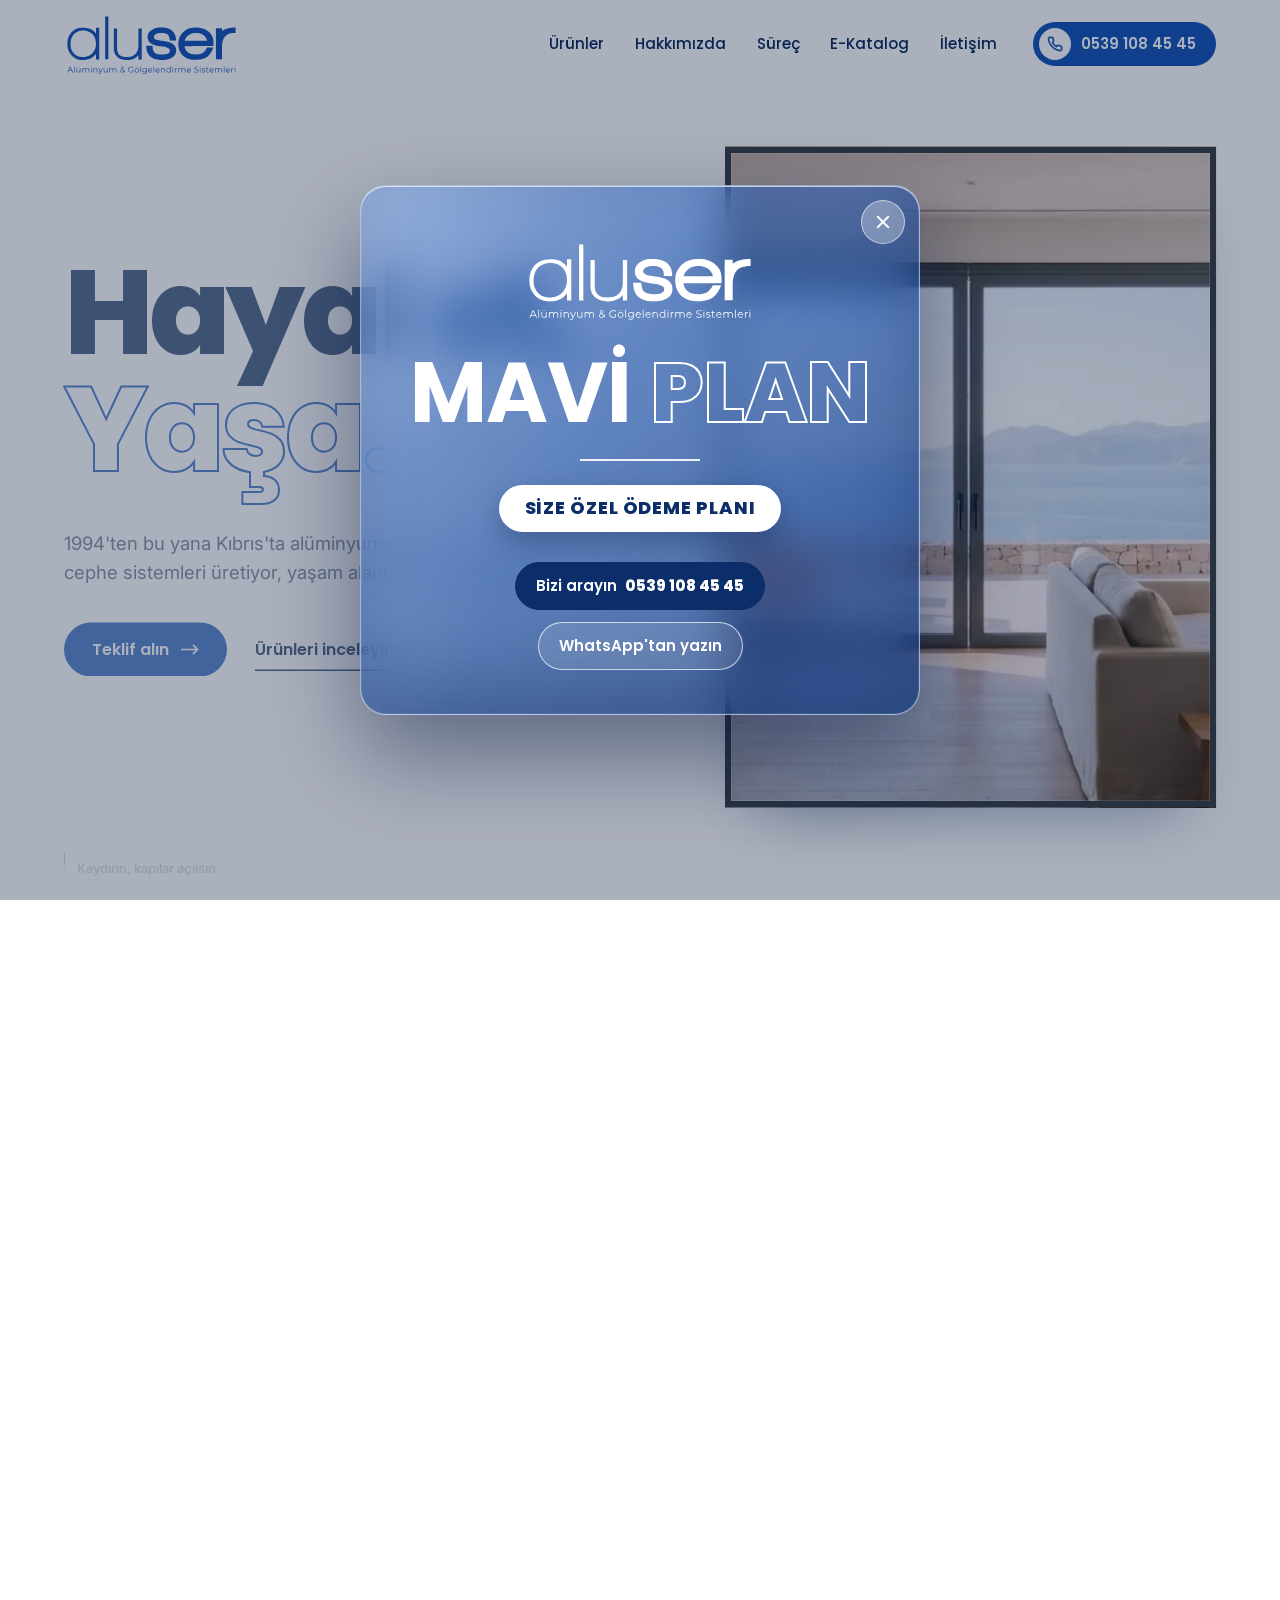
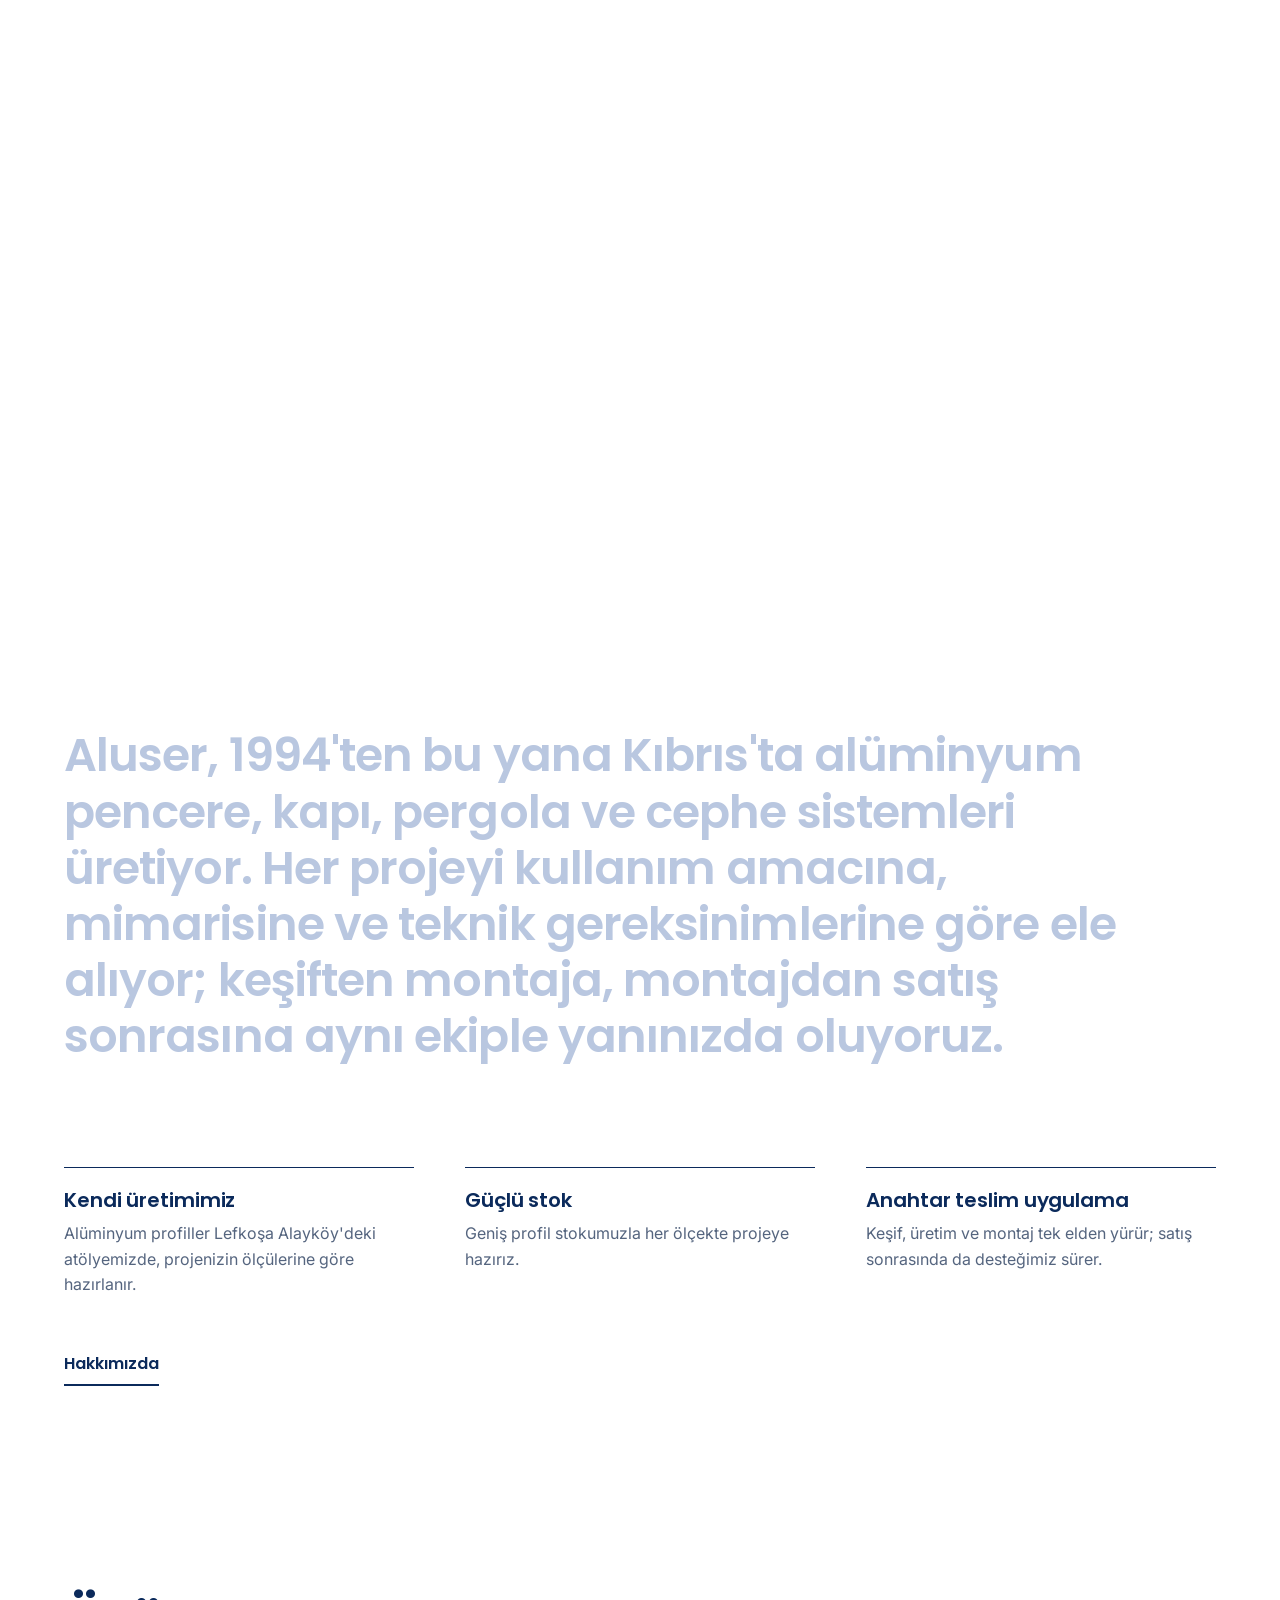
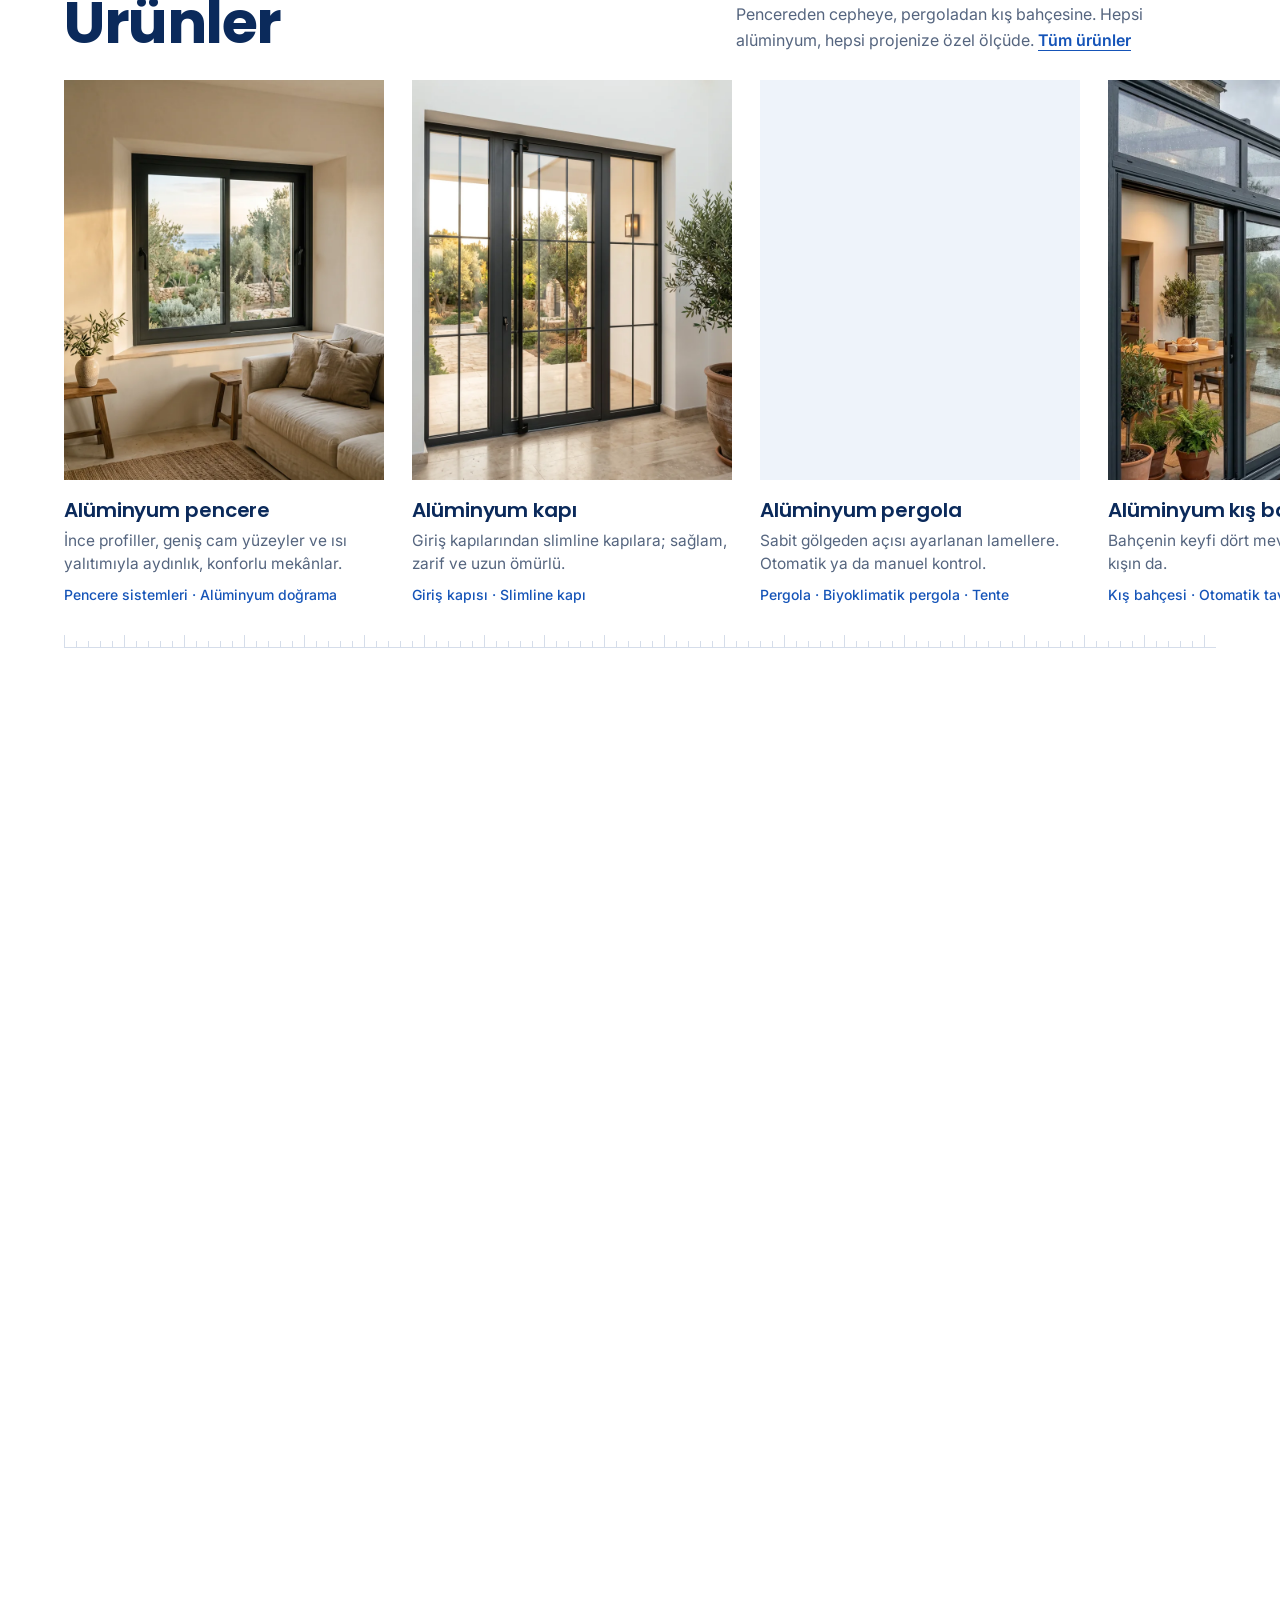
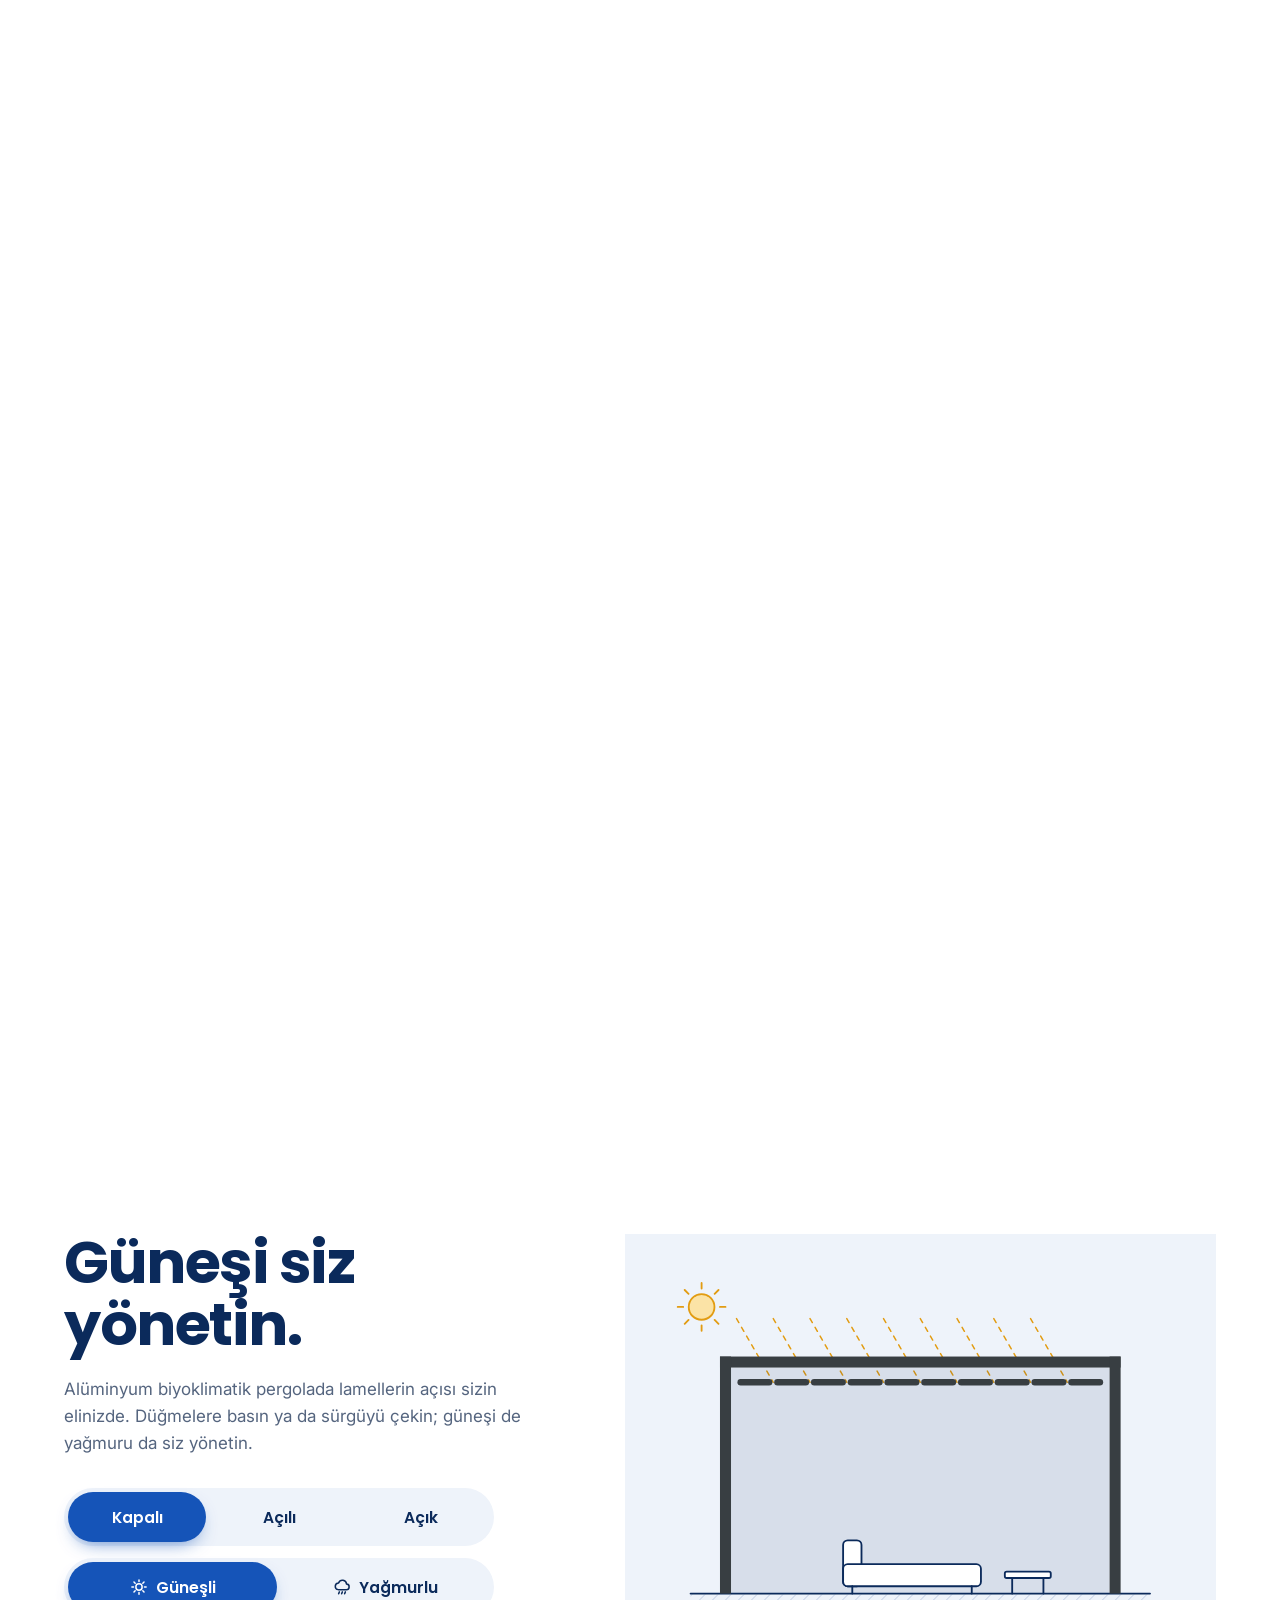
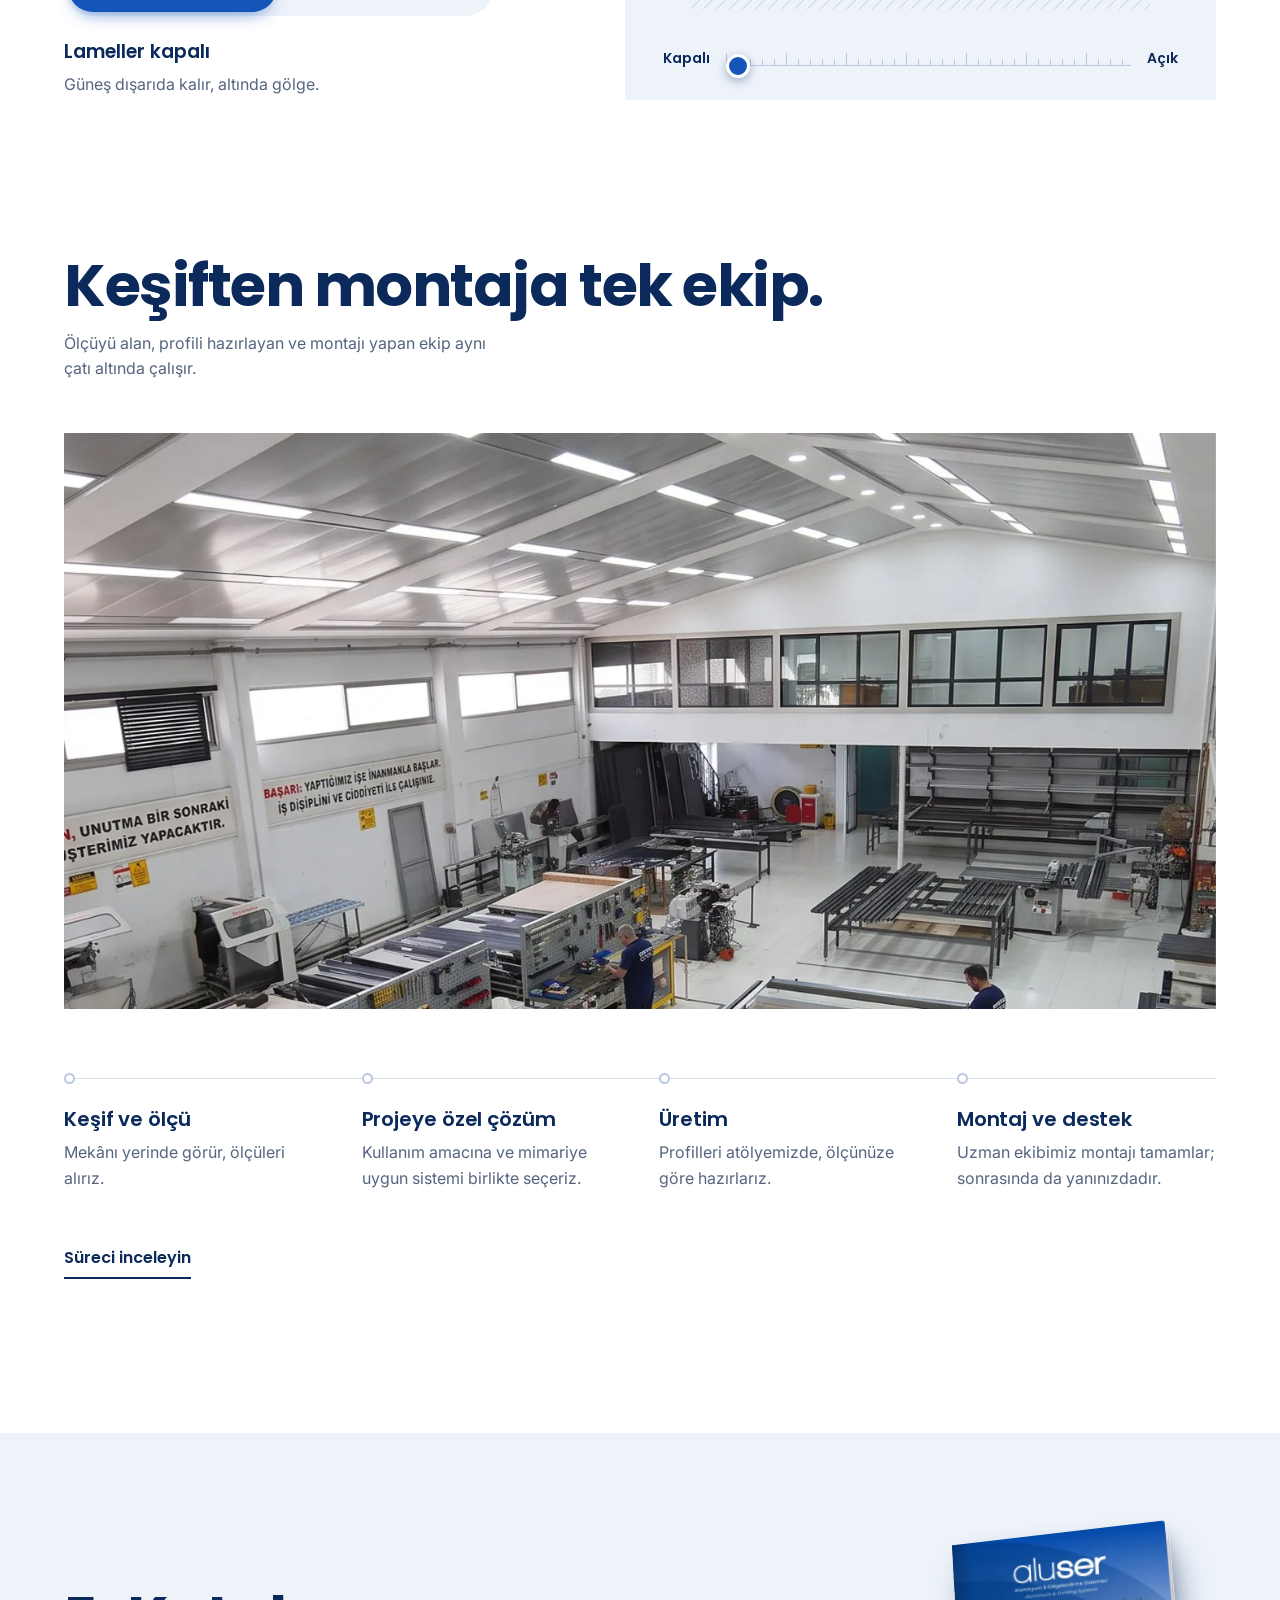
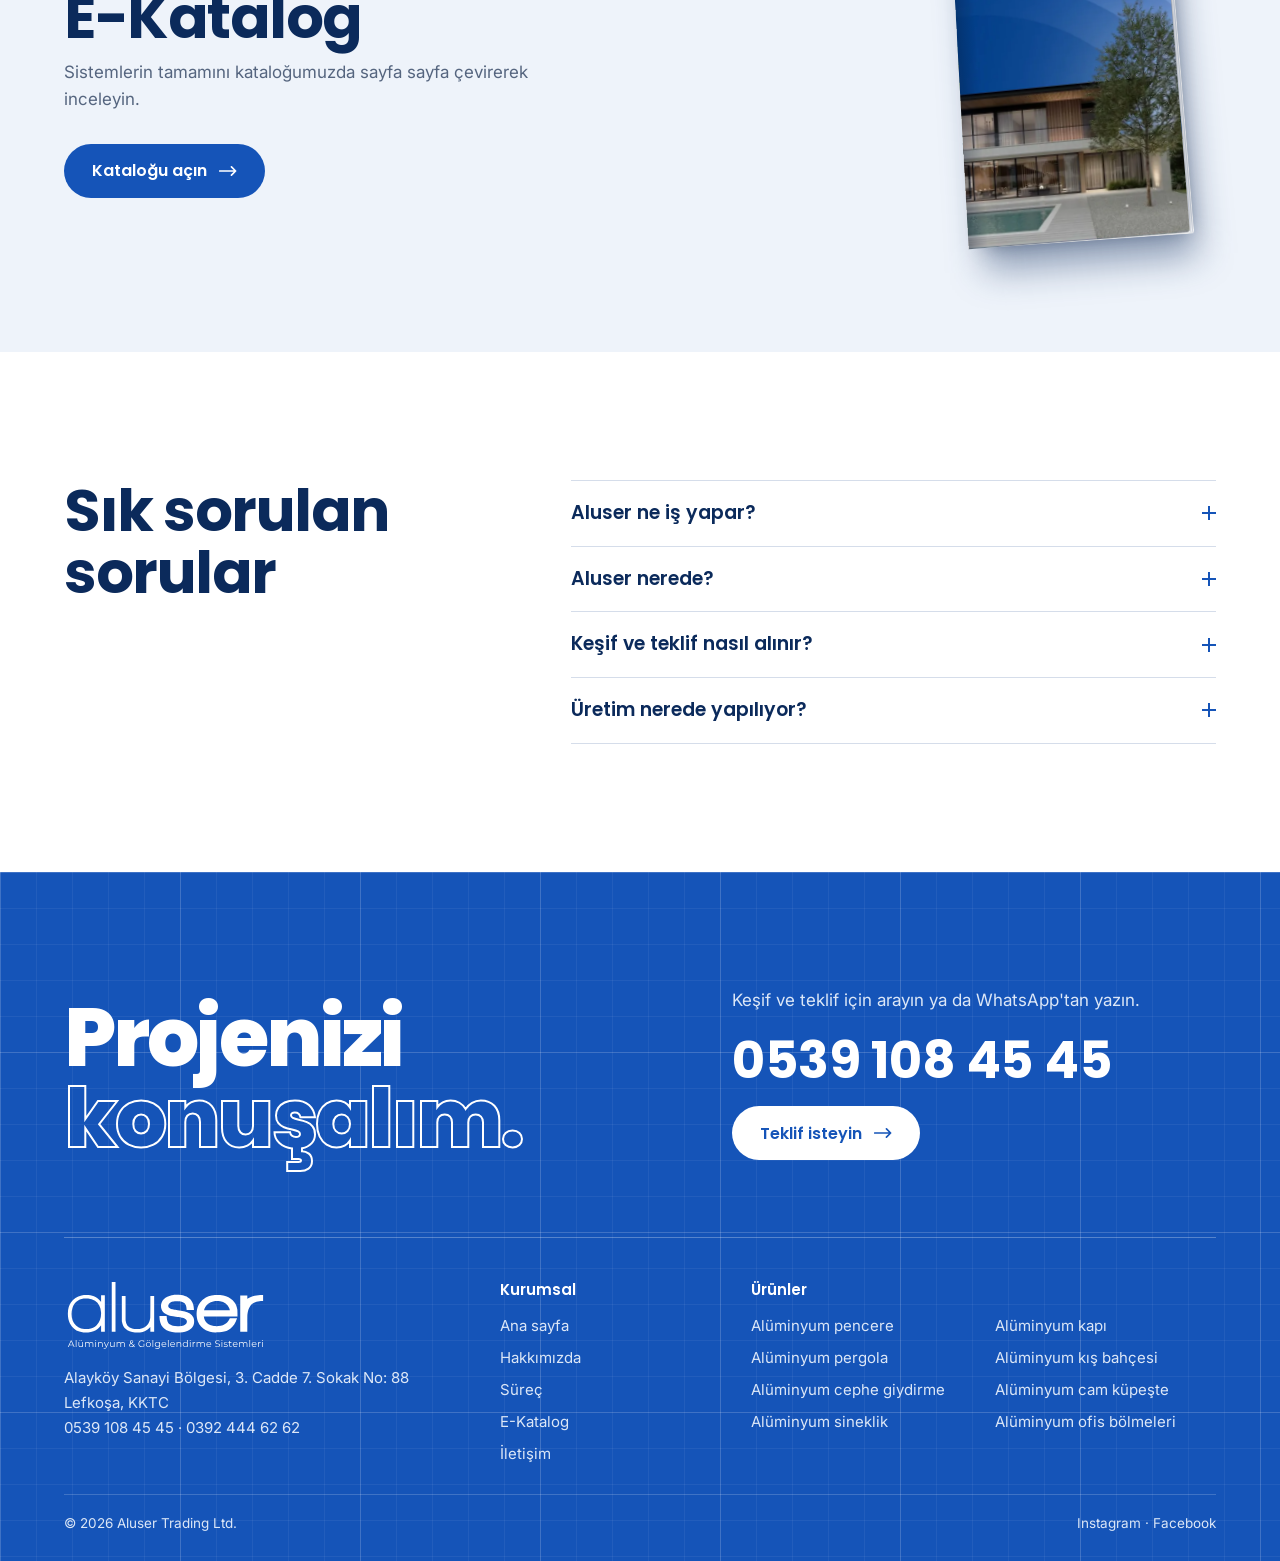
<file: index.html>
<!DOCTYPE html>
<html lang="tr">
<head>
<meta charset="utf-8">
<meta name="viewport" content="width=device-width, initial-scale=1, viewport-fit=cover">
<title>Aluser | Kıbrıs Alüminyum Pencere, Kapı ve Pergola Sistemleri</title>
<meta name="description" content="Aluser, 1994'ten bu yana Kıbrıs'ta alüminyum pencere, kapı, pergola, kış bahçesi, cephe giydirme ve cam küpeşte sistemleri üretiyor. Keşif ve teklif: 0539 108 45 45.">
<meta name="robots" content="noindex, nofollow">
<meta property="og:image" content="img/og.jpg">
<meta name="theme-color" content="#1554B8">
<meta property="og:type" content="website">
<meta property="og:locale" content="tr_TR">
<meta property="og:site_name" content="Aluser Alüminyum">
<meta property="og:title" content="Aluser | Kıbrıs Alüminyum Pencere, Kapı ve Pergola Sistemleri">
<meta property="og:description" content="Aluser, 1994'ten bu yana Kıbrıs'ta alüminyum pencere, kapı, pergola, kış bahçesi, cephe giydirme ve cam küpeşte sistemleri üretiyor. Keşif ve teklif: 0539 108 45 45.">
<meta name="twitter:card" content="summary_large_image">
<link rel="icon" type="image/png" sizes="48x48" href="img/favicon.png">
<link rel="icon" type="image/png" sizes="512x512" href="img/favicon-512.png">
<link rel="apple-touch-icon" href="img/apple-touch-icon.png">
<link rel="preconnect" href="https://fonts.googleapis.com">
<link rel="preconnect" href="https://fonts.gstatic.com" crossorigin>
<link rel="stylesheet" href="https://fonts.googleapis.com/css2?family=Inter:wght@400;500;600&family=Poppins:wght@500;600;700;800&display=swap">
<link rel="stylesheet" href="css/site.css?v=202611251600">
<link rel="preload" as="image" href="img/hero-kapi-1600.webp" imagesrcset="img/hero-kapi-1600.webp 1600w, img/hero-kapi-2560.webp 2560w" imagesizes="100vw" media="not all and (max-aspect-ratio: 3/5)">
<link rel="preload" as="image" href="img/hero-kapi-m.webp" media="(max-aspect-ratio: 3/5)">
<script>document.documentElement.className+=' js'</script>
</head>
<body>
<div class="mp" id="mp" role="dialog" aria-modal="true" aria-labelledby="mp-t" hidden>
  <div class="mp-glass">
    <button class="mp-x" type="button" aria-label="Kapat"><svg width="18" height="18" viewBox="0 0 24 24" fill="none" stroke="currentColor" stroke-width="2.4" stroke-linecap="round" aria-hidden="true"><path d="M5 5l14 14M19 5L5 19"></path></svg></button>
    <img class="mp-logo" src="img/aluser-logo-beyaz.svg" alt="aluser, Alüminyum ve Gölgelendirme Sistemleri" width="1637" height="581">
    <h2 class="mp-t" id="mp-t"><b>MAVİ</b> <span>PLAN</span></h2>
    <i class="mp-line" aria-hidden="true"></i>
    <p class="mp-pill">Size Özel Ödeme Planı</p>
    <div class="mp-cta">
      <a class="mp-btn mp-call" href="tel:+905391084545">Bizi arayın <b>0539 108 45 45</b></a>
      <a class="mp-btn mp-wa" href="https://wa.me/905391084545?text=Merhaba%2C%20Mavi%20Plan%20hakk%C4%B1nda%20bilgi%20almak%20istiyorum." target="_blank" rel="noopener">WhatsApp'tan yazın</a>
    </div>
  </div>
</div>
<header class="hdr">
  <div class="wrap hdr-in">
    <a class="logo" href="./" aria-label="Aluser, ana sayfa"><img src="img/aluser-logo-sloganli.svg" alt="aluser, Alüminyum ve Gölgelendirme Sistemleri" width="1637" height="581"></a>
    <nav class="nav" aria-label="Ana menü">
      <a href="urunler.html">Ürünler</a>
      <a href="hakkimizda.html">Hakkımızda</a>
      <a href="surec.html">Süreç</a>
      <a href="e-katalog.html">E-Katalog</a>
      <a href="iletisim.html">İletişim</a>
    </nav>
    <a class="call" href="tel:+905391084545" aria-label="Aluser'i arayın: 0539 108 45 45"><i><svg width="16" height="16" viewBox="0 0 24 24" fill="none" stroke="#1554B8" stroke-width="2.4" stroke-linecap="round" stroke-linejoin="round" aria-hidden="true"><path d="M22 16.92v3a2 2 0 0 1-2.18 2 19.79 19.79 0 0 1-8.63-3.07 19.5 19.5 0 0 1-6-6 19.79 19.79 0 0 1-3.07-8.67A2 2 0 0 1 4.11 2h3a2 2 0 0 1 2 1.72 12.84 12.84 0 0 0 .7 2.81 2 2 0 0 1-.45 2.11L8.09 9.91a16 16 0 0 0 6 6l1.27-1.27a2 2 0 0 1 2.11-.45 12.84 12.84 0 0 0 2.81.7A2 2 0 0 1 22 16.92z"></path></svg></i><span>0539 108 45 45</span></a>
    <button class="menu-btn" id="menu-btn" type="button" aria-expanded="false" aria-controls="mnav" aria-label="Menü"><span></span><span></span></button>
  </div>
  <nav class="mnav" id="mnav" aria-label="Mobil menü" hidden>
    <div class="wrap">
      <a href="urunler.html">Ürünler</a>
      <a href="hakkimizda.html">Hakkımızda</a>
      <a href="surec.html">Süreç</a>
      <a href="e-katalog.html">E-Katalog</a>
      <a href="iletisim.html">İletişim</a>
    </div>
  </nav>
</header>

<main>
<section class="hero" id="hero">
  <div class="hero-stage">
    <div class="wrap hero-grid">
      <div class="hero-copy">
        <h1><span>Hayal et.</span> <span class="ol">Yaşa.</span></h1>
        <p class="lead">1994'ten bu yana Kıbrıs'ta alüminyum pencere, kapı, pergola ve cephe sistemleri üretiyor, yaşam alanlarına uyguluyoruz.</p>
        <div class="cta-row">
          <a class="btn btn-primary" href="iletisim.html">Teklif alın <svg width="18" height="12" viewBox="0 0 26 14" fill="none" stroke="currentColor" stroke-width="2.4" stroke-linecap="round" stroke-linejoin="round" aria-hidden="true"><path d="M1 7h23M18 1l6 6-6 6"></path></svg></a>
          <a class="btn btn-line" href="urunler.html">Ürünleri inceleyin</a>
        </div>
      </div>
      <div class="hero-slot">
        <div class="hero-media"><div class="hero-pic"><picture><source media="(max-aspect-ratio: 3/5)" srcset="img/hero-kapi-m.webp" width="922" height="1536"><img src="img/hero-kapi-1600.webp" srcset="img/hero-kapi-1600.webp 1600w, img/hero-kapi-2560.webp 2560w" sizes="100vw" width="2560" height="1440" alt="Antrasit alüminyum sürme kapıları denize açılan ferah bir salon" fetchpriority="high"></picture><canvas class="hero-seq" width="1600" height="900" aria-hidden="true"></canvas></div></div>
        <div class="hero-frame" aria-hidden="true"></div>
      </div>
    </div>
    <div class="hero-statement"><div class="wrap"><p><span>Her ölçekte proje,</span> <span class="ol-w">her ölçekte stok.</span></p></div></div>
    <div class="wrap hint" aria-hidden="true"><i></i>Kaydırın, kapılar açılsın</div>
  </div>
</section>

<section class="about">
  <div class="wrap">
    <h2 class="sr">Hakkımızda</h2>
    <p class="statement" id="statement">Aluser, 1994'ten bu yana Kıbrıs'ta alüminyum pencere, kapı, pergola ve cephe sistemleri üretiyor. Her projeyi kullanım amacına, mimarisine ve teknik gereksinimlerine göre ele alıyor; keşiften montaja, montajdan satış sonrasına aynı ekiple yanınızda oluyoruz.</p>
    <div class="facts">
      <div class="rv"><h3>Kendi üretimimiz</h3><p>Alüminyum profiller Lefkoşa Alayköy'deki atölyemizde, projenizin ölçülerine göre hazırlanır.</p></div>
      <div class="rv" style="--d:.1s"><h3>Güçlü stok</h3><p>Geniş profil stokumuzla her ölçekte projeye hazırız.</p></div>
      <div class="rv" style="--d:.2s"><h3>Anahtar teslim uygulama</h3><p>Keşif, üretim ve montaj tek elden yürür; satış sonrasında da desteğimiz sürer.</p></div>
    </div>
    <p class="more rv"><a class="btn btn-line" href="hakkimizda.html">Hakkımızda</a></p>
  </div>
</section>

<section class="products" id="urunler">
  <div class="p-stage">
    <div class="wrap p-head">
      <h2>Ürünler</h2>
      <p>Pencereden cepheye, pergoladan kış bahçesine. Hepsi alüminyum, hepsi projenize özel ölçüde. <a href="urunler.html">Tüm ürünler</a></p>
    </div>
    <div class="p-viewport" id="p-viewport">
      <ul class="p-track" id="p-track">
        <li class="card"><a href="aluminyum-pencere.html"><figure><img src="img/pencere.webp" width="800" height="1000" loading="lazy" decoding="async" alt="Salonda antrasit alüminyum sürme pencere"></figure><h3>Alüminyum pencere</h3><p>İnce profiller, geniş cam yüzeyler ve ısı yalıtımıyla aydınlık, konforlu mekânlar.</p><p class="types">Pencere sistemleri · Alüminyum doğrama</p></a></li>
        <li class="card"><a href="aluminyum-kapi.html"><figure><img src="img/kapi.webp" width="800" height="1000" loading="lazy" decoding="async" alt="Çıtalı camlı antrasit alüminyum çift kanat kapı"></figure><h3>Alüminyum kapı</h3><p>Giriş kapılarından slimline kapılara; sağlam, zarif ve uzun ömürlü.</p><p class="types">Giriş kapısı · Slimline kapı</p></a></li>
        <li class="card"><a href="aluminyum-pergola.html"><figure><img src="img/pergola.webp" width="800" height="1000" loading="lazy" decoding="async" alt="Terasta lamelleri açık alüminyum biyoklimatik pergola"></figure><h3>Alüminyum pergola</h3><p>Sabit gölgeden açısı ayarlanan lamellere. Otomatik ya da manuel kontrol.</p><p class="types">Pergola · Biyoklimatik pergola · Tente</p></a></li>
        <li class="card"><a href="aluminyum-kis-bahcesi.html"><figure><img src="img/kisbahcesi.webp" width="800" height="1000" loading="lazy" decoding="async" alt="Alüminyum çerçeveli cam kış bahçesi"></figure><h3>Alüminyum kış bahçesi</h3><p>Bahçenin keyfi dört mevsim; yağmurda da, kışın da.</p><p class="types">Kış bahçesi · Otomatik tavan sistemleri</p></a></li>
        <li class="card"><a href="aluminyum-cephe-giydirme.html"><figure><img src="img/cephe.webp" width="800" height="1000" loading="lazy" decoding="async" alt="Alüminyum cephe giydirme ve güneş kırıcılı modern bina"></figure><h3>Alüminyum cephe giydirme</h3><p>Binaya yeni bir yüz kazandırır, dış etkenlere karşı korur.</p><p class="types">Konut · Ticari · Endüstriyel yapılar</p></a></li>
        <li class="card"><a href="aluminyum-cam-kupeste.html"><figure><img src="img/kupeste.webp" width="800" height="1000" loading="lazy" decoding="async" alt="Terasta manzaraya açılan alüminyum cam küpeşte"></figure><h3>Alüminyum cam küpeşte</h3><p>Temperli cam ve alüminyum profille güvenli, manzaraya açık korkuluk.</p><p class="types">Balkon · Merdiven · Teras · Havuz kenarı</p></a></li>
        <li class="card"><a href="aluminyum-sineklik.html"><figure><img src="img/sineklik.webp" width="800" height="1000" loading="lazy" decoding="async" alt="Alüminyum sürme kapıda pileli sineklik"></figure><h3>Alüminyum sineklik</h3><p>Kapı ve pencerenize uyumlu, kolay açılıp kapanan sineklikler.</p><p class="types">Menteşeli · Sürme · Pileli</p></a></li>
        <li class="card"><a href="aluminyum-ofis-bolmeleri.html"><figure><img src="img/ofis.webp" width="800" height="1000" loading="lazy" decoding="async" alt="Alüminyum çerçeveli cam ofis bölmeleri"></figure><h3>Alüminyum ofis bölmeleri</h3><p>Cam ve alüminyumla aydınlık, esnek çalışma alanları.</p><p class="types">Toplantı odası · Yönetici odası · Açık ofis</p></a></li>
        <li class="card card-cta"><h3>Projenize uygun sistemi birlikte seçelim.</h3><a class="btn btn-white" href="iletisim.html">Teklif alın <svg width="18" height="12" viewBox="0 0 26 14" fill="none" stroke="currentColor" stroke-width="2.4" stroke-linecap="round" stroke-linejoin="round" aria-hidden="true"><path d="M1 7h23M18 1l6 6-6 6"></path></svg></a></li>
      </ul>
    </div>
    <div class="wrap" style="width:100%"><div class="ruler" id="p-ruler" aria-hidden="true"><i></i></div></div>
  </div>
</section>

<section class="louvre" id="biyoklimatik">
  <div class="wrap louvre-grid">
    <div class="louvre-head">
      <h2 class="rv">Güneşi siz yönetin.</h2>
      <p class="rv" style="--d:.08s">Alüminyum biyoklimatik pergolada lamellerin açısı sizin elinizde. Düğmelere basın ya da sürgüyü çekin; güneşi de yağmuru da siz yönetin.</p>
    </div>
    <figure class="louvre-fig" id="louvre-fig">
      <svg viewBox="0 0 560 392" role="img" aria-label="Biyoklimatik pergola kesiti: lameller kapalıyken güneş ve yağmur dışarıda kalır, lameller açıldıkça gün ışığı içeri girer">
        <defs>
          <clipPath id="pg-in"><rect x="74" y="104" width="412" height="246"></rect></clipPath>
          <pattern id="hatch" width="10" height="10" patternUnits="userSpaceOnUse" patternTransform="rotate(45)"><line x1="0" y1="0" x2="0" y2="10" stroke="#B9C7E0" stroke-width="1.5"></line></pattern>
        </defs>
        <rect x="30" y="351" width="500" height="16" fill="url(#hatch)"></rect>
        <g class="pg-sun" fill="none" stroke="#E29C12" stroke-width="2" stroke-linecap="round">
          <circle cx="42" cy="38" r="14" fill="#FBE3A6"></circle>
          <path d="M42 12v6M42 58v6M16 38h6M62 38h6M23.600 19.600l4.200 4.200M56.200 52.200l4.200 4.200M60.400 19.600l-4.200 4.200M27.800 52.200l-4.200 4.200"></path>
        </g>
        <g class="pg-cloud" fill="#FFFFFF" stroke="#0B2A5B" stroke-width="2" stroke-linejoin="round"><path d="M30 54h36a10.500 10.500 0 0 0 2-20.800a14.500 14.500 0 0 0-28-3.400a12 12 0 0 0-10 24.200z"></path></g>
        <g class="pg-rays" fill="none" stroke="#E29C12" stroke-width="1.6" stroke-dasharray="5 6" stroke-linecap="round"><path d="M80 50.700l40 69.300M120 50.700l40 69.300M160 50.700l40 69.300M200 50.700l40 69.300M240 50.700l40 69.300M280 50.700l40 69.300M320 50.700l40 69.300M360 50.700l40 69.300M400 50.700l40 69.300"></path></g>
        <g clip-path="url(#pg-in)">
          <rect id="pg-shade" x="74" y="104" width="412" height="246" fill="#0B2A5B" opacity=".1"></rect>
          <g class="pg-light"><g id="pg-beams" fill="#F4BE4A" fill-opacity=".38"></g><g id="pg-patches" fill="#E29C12"></g></g>
          <g class="pg-rain"><g id="pg-rain-in"></g></g>
        </g>
        <g class="pg-rain" id="pg-rain-out"></g>
        <g fill="#FFFFFF" stroke="#0B2A5B" stroke-width="2" stroke-linejoin="round">
          <rect x="196" y="292" width="20" height="50" rx="5"></rect>
          <rect x="196" y="318" width="150" height="24" rx="5"></rect>
          <path d="M206 342v8M336 342v8" fill="none" stroke-linecap="round"></path>
          <rect x="372" y="326" width="50" height="7" rx="2"></rect>
          <path d="M380 333v17M414 333v17" fill="none" stroke-linecap="round"></path>
        </g>
        <line x1="30" y1="350" x2="530" y2="350" stroke="#0B2A5B" stroke-width="2" stroke-linecap="round"></line>
        <g fill="#383E42">
          <rect x="62" y="92" width="436" height="12"></rect>
          <rect x="62" y="92" width="12" height="258"></rect>
          <rect x="486" y="92" width="12" height="258"></rect>
        </g>
        <g id="blades" fill="#383E42"><rect class="blade" x="81" y="116.500" width="38" height="7" rx="3.500"></rect><rect class="blade" x="121" y="116.500" width="38" height="7" rx="3.500"></rect><rect class="blade" x="161" y="116.500" width="38" height="7" rx="3.500"></rect><rect class="blade" x="201" y="116.500" width="38" height="7" rx="3.500"></rect><rect class="blade" x="241" y="116.500" width="38" height="7" rx="3.500"></rect><rect class="blade" x="281" y="116.500" width="38" height="7" rx="3.500"></rect><rect class="blade" x="321" y="116.500" width="38" height="7" rx="3.500"></rect><rect class="blade" x="361" y="116.500" width="38" height="7" rx="3.500"></rect><rect class="blade" x="401" y="116.500" width="38" height="7" rx="3.500"></rect><rect class="blade" x="441" y="116.500" width="38" height="7" rx="3.500"></rect></g>
      </svg>
      <div class="dial"><span>Kapalı</span><input class="pg-range" id="pg-range" type="range" min="0" max="60" step="1" value="0" aria-label="Lamel açısı"><span>Açık</span></div>
    </figure>
    <div class="louvre-ctrl rv" style="--d:.14s">
      <div class="seg" role="group" aria-label="Lamel konumu">
        <button type="button" data-a="0" aria-pressed="true">Kapalı</button>
        <button type="button" data-a="30" aria-pressed="false">Açılı</button>
        <button type="button" data-a="60" aria-pressed="false">Açık</button>
      </div>
      <div class="seg" role="group" aria-label="Hava durumu">
        <button type="button" data-w="sun" aria-pressed="true"><svg width="18" height="18" viewBox="0 0 24 24" fill="none" stroke="currentColor" stroke-width="2" stroke-linecap="round" aria-hidden="true"><circle cx="12" cy="12" r="4.2"></circle><path d="M12 2.500v2.200M12 19.300v2.200M2.500 12h2.200M19.300 12h2.200M5.300 5.300l1.600 1.600M17.100 17.100l1.600 1.600M18.700 5.300l-1.600 1.600M6.900 17.100l-1.600 1.600"></path></svg>Güneşli</button>
        <button type="button" data-w="rain" aria-pressed="false"><svg width="18" height="18" viewBox="0 0 24 24" fill="none" stroke="currentColor" stroke-width="2" stroke-linecap="round" stroke-linejoin="round" aria-hidden="true"><path d="M7 15.500a4.500 4.500 0 0 1 .5-8.970 5.500 5.500 0 0 1 10.600 1.570A3.700 3.700 0 0 1 17.500 15.500z"></path><path d="M8.500 18.500l-1 2.500M12.500 18.500l-1 2.500M16.500 18.500l-1 2.500"></path></svg>Yağmurlu</button>
      </div>
      <p class="pg-status" id="pg-status" aria-live="polite"><b>Lameller kapalı</b><span>Güneş dışarıda kalır, altında gölge.</span></p>
    </div>
  </div>
</section>

<section class="process">
  <div class="wrap">
    <div class="process-head">
      <h2 class="rv">Keşiften montaja tek ekip.</h2>
      <p class="rv" style="--d:.08s">Ölçüyü alan, profili hazırlayan ve montajı yapan ekip aynı çatı altında çalışır.</p>
    </div>
    <figure class="band"><img src="img/atolye.webp" width="1536" height="864" loading="lazy" decoding="async" alt="Aluser atölyesinde alüminyum profil hazırlayan ekip" data-parallax="-.18"></figure>
    <div class="steps-wrap" id="steps-wrap" data-steps="h">
      <div class="steps-line" aria-hidden="true"></div>
      <ol class="steps">
        <li><h3>Keşif ve ölçü</h3><p>Mekânı yerinde görür, ölçüleri alırız.</p></li>
        <li><h3>Projeye özel çözüm</h3><p>Kullanım amacına ve mimariye uygun sistemi birlikte seçeriz.</p></li>
        <li><h3>Üretim</h3><p>Profilleri atölyemizde, ölçünüze göre hazırlarız.</p></li>
        <li><h3>Montaj ve destek</h3><p>Uzman ekibimiz montajı tamamlar; sonrasında da yanınızdadır.</p></li>
      </ol>
    </div>
    <p class="more rv"><a class="btn btn-line" href="surec.html">Süreci inceleyin</a></p>
  </div>
</section>

<section class="catalog">
  <div class="wrap">
    <div class="rv"><h2>E-Katalog</h2><p>Sistemlerin tamamını kataloğumuzda sayfa sayfa çevirerek inceleyin.</p><a class="btn btn-primary" href="e-katalog.html">Kataloğu açın <svg width="18" height="12" viewBox="0 0 26 14" fill="none" stroke="currentColor" stroke-width="2.4" stroke-linecap="round" stroke-linejoin="round" aria-hidden="true"><path d="M1 7h23M18 1l6 6-6 6"></path></svg></a></div>
    <a class="kbook rv" style="--d:.1s" href="e-katalog.html" aria-label="Aluser e-kataloğunu açın"><span class="kb-in"><span class="kb-page"><img src="img/katalog/ic.webp" width="480" height="679" loading="lazy" decoding="async" alt=""></span><span class="kb-cover"><img src="img/katalog/kapak.webp" width="480" height="679" loading="lazy" decoding="async" alt="Aluser e-katalog kapağı"></span></span></a>
  </div>
</section>

<section class="faqs">
  <div class="wrap faqs-grid">
    <h2 class="rv">Sık sorulan sorular</h2>
    <div class="rv" style="--d:.08s"><details class="faq"><summary>Aluser ne iş yapar?</summary><p>Aluser (Aluser Trading Ltd.), 1994'ten bu yana Kıbrıs'ta alüminyum pencere, kapı, pergola, kış bahçesi, cephe giydirme, cam küpeşte, sineklik ve ofis bölmeleri üreten ve uygulayan firmadır.</p></details><details class="faq"><summary>Aluser nerede?</summary><p>Aluser'in merkezi ve atölyesi Lefkoşa'da, Alayköy Sanayi Bölgesi'ndedir: 3. Cadde 7. Sokak No: 88, Lefkoşa, KKTC.</p></details><details class="faq"><summary>Keşif ve teklif nasıl alınır?</summary><p>0539 108 45 45'i arayın ya da aynı numaraya WhatsApp'tan yazın. Ekibimiz mekânı yerinde görür, ölçü alır ve projenize özel teklif hazırlar.</p></details><details class="faq"><summary>Üretim nerede yapılıyor?</summary><p>Alüminyum profiller Lefkoşa Alayköy'deki atölyemizde, projenizin ölçüsüne göre hazırlanır.</p></details></div>
  </div>
</section>
</main>

<section class="contact">
  <div class="wrap band-row">
    <h2 class="rv"><span>Projenizi</span> <span class="ol-w">konuşalım.</span></h2>
    <div class="cta-side rv" style="--d:.1s">
      <p class="contact-lead">Keşif ve teklif için arayın ya da WhatsApp'tan yazın.</p>
      <a class="tel-1" href="tel:+905391084545">0539 108 45 45</a>
      <a class="btn btn-white" href="iletisim.html">Teklif isteyin <svg width="18" height="12" viewBox="0 0 26 14" fill="none" stroke="currentColor" stroke-width="2.4" stroke-linecap="round" stroke-linejoin="round" aria-hidden="true"><path d="M1 7h23M18 1l6 6-6 6"></path></svg></a>
    </div>
  </div>
  <div class="wrap">
    <footer class="foot">
      <div>
        <a href="./" aria-label="Aluser, ana sayfa"><img src="img/aluser-logo-beyaz.svg" width="1637" height="581" alt="aluser, Alüminyum ve Gölgelendirme Sistemleri" loading="lazy"></a>
        <address>Alayköy Sanayi Bölgesi, 3. Cadde 7. Sokak No: 88<br>Lefkoşa, KKTC<br><a href="tel:+905391084545">0539 108 45 45</a> · <a href="tel:+903924446262">0392 444 62 62</a></address>
      </div>
      <nav aria-label="Kurumsal"><p class="foot-h">Kurumsal</p><ul><li><a href="./">Ana sayfa</a></li><li><a href="hakkimizda.html">Hakkımızda</a></li><li><a href="surec.html">Süreç</a></li><li><a href="e-katalog.html">E-Katalog</a></li><li><a href="iletisim.html">İletişim</a></li></ul></nav>
      <nav aria-label="Ürünler"><p class="foot-h"><a href="urunler.html">Ürünler</a></p><ul class="cols2"><li><a href="aluminyum-pencere.html">Alüminyum pencere</a></li><li><a href="aluminyum-kapi.html">Alüminyum kapı</a></li><li><a href="aluminyum-pergola.html">Alüminyum pergola</a></li><li><a href="aluminyum-kis-bahcesi.html">Alüminyum kış bahçesi</a></li><li><a href="aluminyum-cephe-giydirme.html">Alüminyum cephe giydirme</a></li><li><a href="aluminyum-cam-kupeste.html">Alüminyum cam küpeşte</a></li><li><a href="aluminyum-sineklik.html">Alüminyum sineklik</a></li><li><a href="aluminyum-ofis-bolmeleri.html">Alüminyum ofis bölmeleri</a></li></ul></nav>
      <div class="foot-end"><span>© 2026 Aluser Trading Ltd.</span><span><a href="https://www.instagram.com/aluseraluminyum/" target="_blank" rel="noopener">Instagram</a> · <a href="https://www.facebook.com/alusertrading" target="_blank" rel="noopener">Facebook</a></span></div>
    </footer>
  </div>
</section>

<script src="js/site.js?v=202611251600"></script>
</body>
</html>
</file>
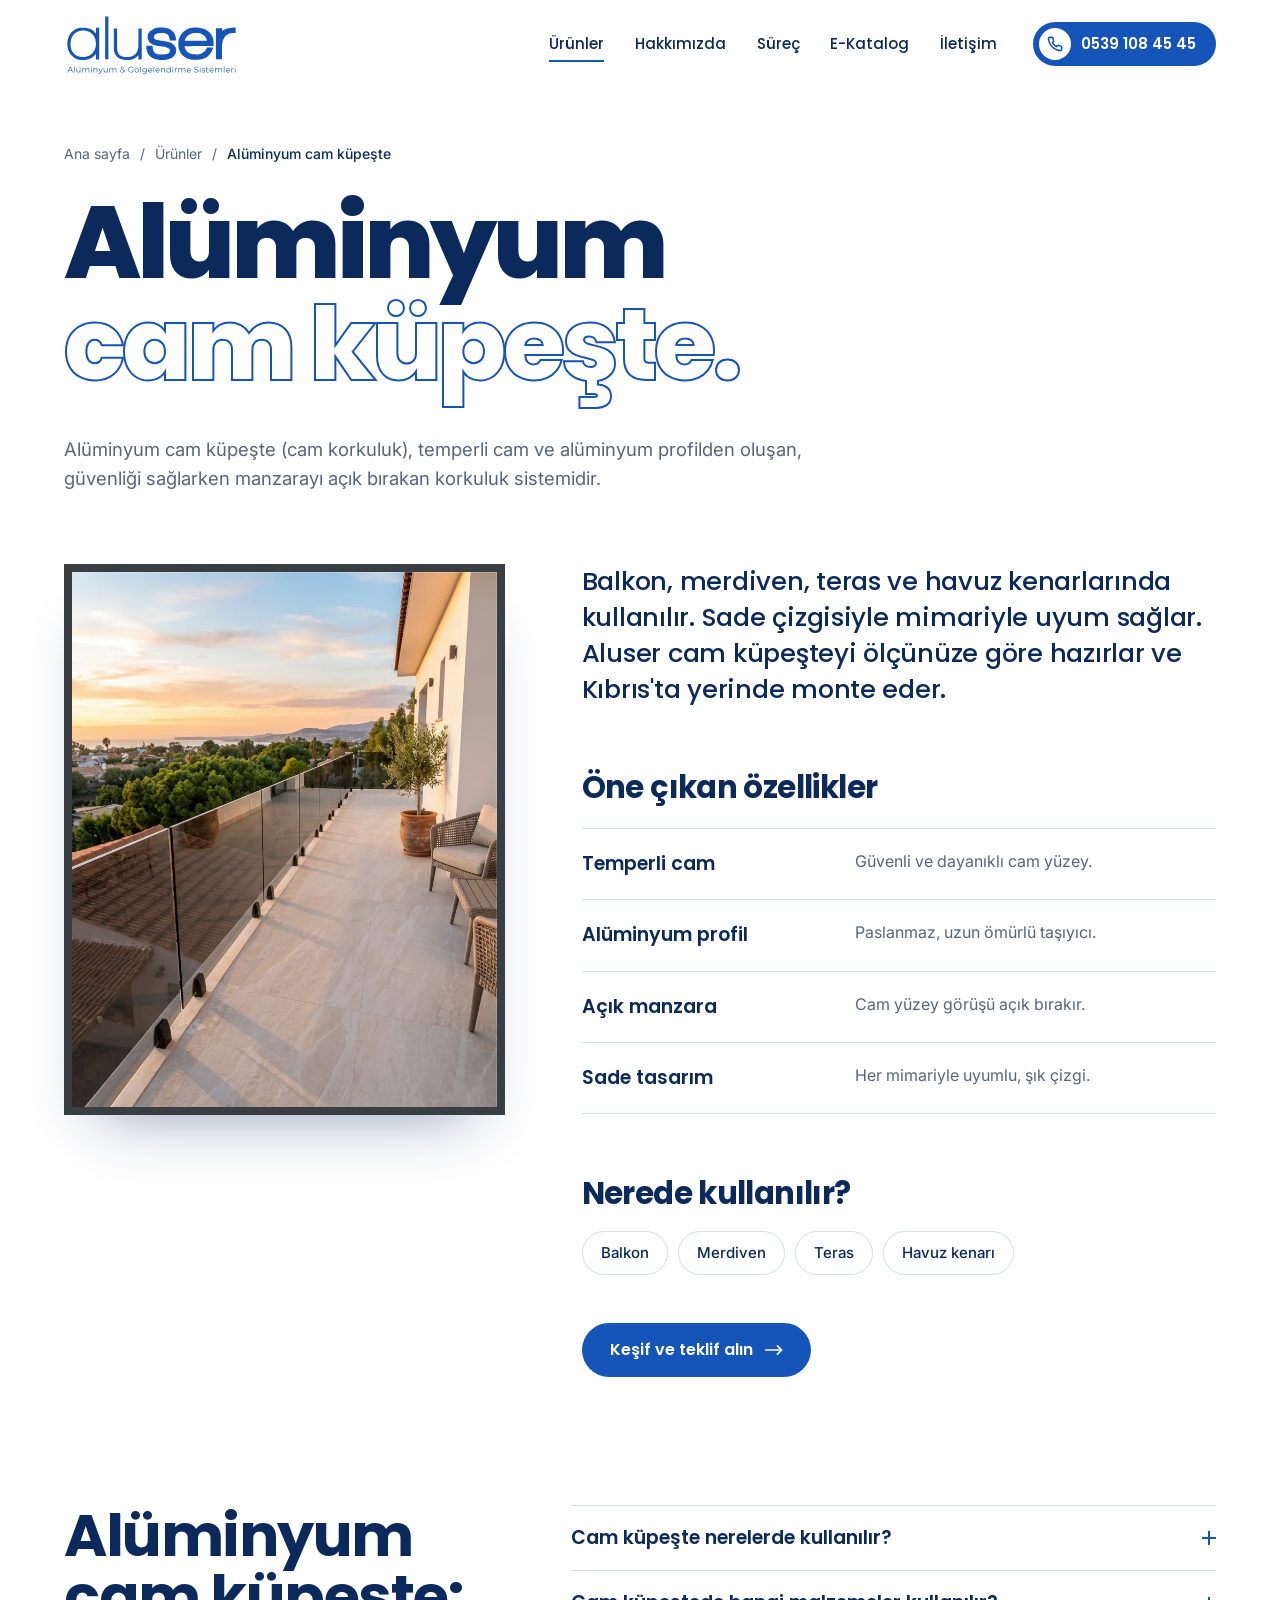
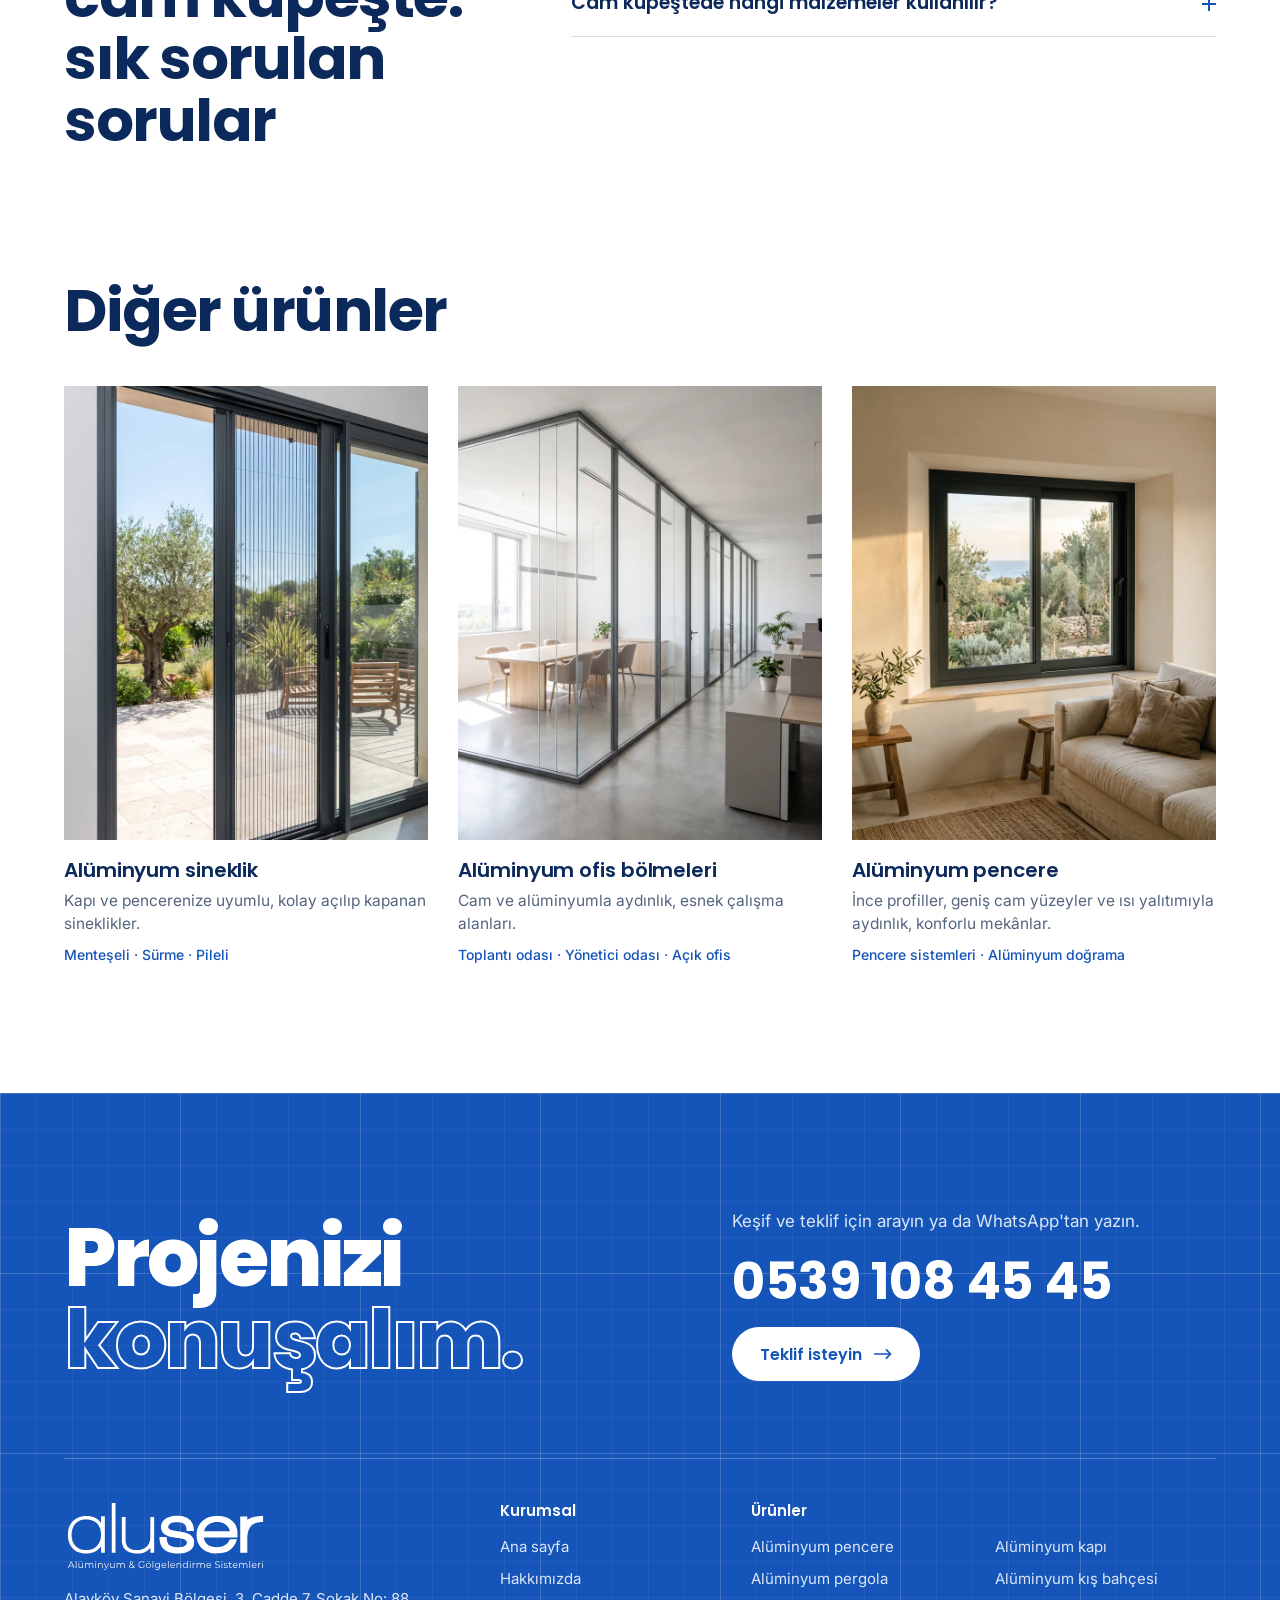
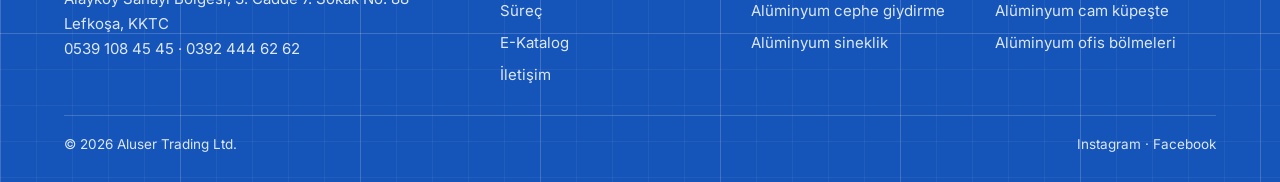
<file: aluminyum-cam-kupeste.html>
<!DOCTYPE html>
<html lang="tr">
<head>
<meta charset="utf-8">
<meta name="viewport" content="width=device-width, initial-scale=1, viewport-fit=cover">
<title>Kıbrıs Cam Küpeşte ve Cam Korkuluk | Aluser Alüminyum</title>
<meta name="description" content="Temperli cam ve alüminyum profilli cam küpeşte (cam korkuluk): balkon, merdiven, teras ve havuz kenarı için. Aluser, Kıbrıs. Keşif ve teklif: 0539 108 45 45.">
<meta name="robots" content="noindex, nofollow">
<meta property="og:image" content="img/og.jpg">
<meta name="theme-color" content="#1554B8">
<meta property="og:type" content="website">
<meta property="og:locale" content="tr_TR">
<meta property="og:site_name" content="Aluser Alüminyum">
<meta property="og:title" content="Kıbrıs Cam Küpeşte ve Cam Korkuluk | Aluser Alüminyum">
<meta property="og:description" content="Temperli cam ve alüminyum profilli cam küpeşte (cam korkuluk): balkon, merdiven, teras ve havuz kenarı için. Aluser, Kıbrıs. Keşif ve teklif: 0539 108 45 45.">
<meta name="twitter:card" content="summary_large_image">
<link rel="icon" type="image/png" sizes="48x48" href="img/favicon.png">
<link rel="icon" type="image/png" sizes="512x512" href="img/favicon-512.png">
<link rel="apple-touch-icon" href="img/apple-touch-icon.png">
<link rel="preconnect" href="https://fonts.googleapis.com">
<link rel="preconnect" href="https://fonts.gstatic.com" crossorigin>
<link rel="stylesheet" href="https://fonts.googleapis.com/css2?family=Inter:wght@400;500;600&family=Poppins:wght@500;600;700;800&display=swap">
<link rel="stylesheet" href="css/site.css?v=202611251300">
<script>document.documentElement.className+=' js'</script>
</head>
<body>
<header class="hdr">
  <div class="wrap hdr-in">
    <a class="logo" href="./" aria-label="Aluser, ana sayfa"><img src="img/aluser-logo-sloganli.svg" alt="aluser, Alüminyum ve Gölgelendirme Sistemleri" width="1637" height="581"></a>
    <nav class="nav" aria-label="Ana menü">
      <a href="urunler.html" aria-current="page">Ürünler</a>
      <a href="hakkimizda.html">Hakkımızda</a>
      <a href="surec.html">Süreç</a>
      <a href="e-katalog.html">E-Katalog</a>
      <a href="iletisim.html">İletişim</a>
    </nav>
    <a class="call" href="tel:+905391084545" aria-label="Aluser'i arayın: 0539 108 45 45"><i><svg width="16" height="16" viewBox="0 0 24 24" fill="none" stroke="#1554B8" stroke-width="2.4" stroke-linecap="round" stroke-linejoin="round" aria-hidden="true"><path d="M22 16.92v3a2 2 0 0 1-2.18 2 19.79 19.79 0 0 1-8.63-3.07 19.5 19.5 0 0 1-6-6 19.79 19.79 0 0 1-3.07-8.67A2 2 0 0 1 4.11 2h3a2 2 0 0 1 2 1.72 12.84 12.84 0 0 0 .7 2.81 2 2 0 0 1-.45 2.11L8.09 9.91a16 16 0 0 0 6 6l1.27-1.27a2 2 0 0 1 2.11-.45 12.84 12.84 0 0 0 2.81.7A2 2 0 0 1 22 16.92z"></path></svg></i><span>0539 108 45 45</span></a>
    <button class="menu-btn" id="menu-btn" type="button" aria-expanded="false" aria-controls="mnav" aria-label="Menü"><span></span><span></span></button>
  </div>
  <nav class="mnav" id="mnav" aria-label="Mobil menü" hidden>
    <div class="wrap">
      <a href="urunler.html" aria-current="page">Ürünler</a>
      <a href="hakkimizda.html">Hakkımızda</a>
      <a href="surec.html">Süreç</a>
      <a href="e-katalog.html">E-Katalog</a>
      <a href="iletisim.html">İletişim</a>
    </div>
  </nav>
</header>

<main>
<section class="phead">
  <div class="wrap">
    <nav class="crumbs" aria-label="Sayfa yolu"><a href="./">Ana sayfa</a> <span aria-hidden="true">/</span> <a href="urunler.html">Ürünler</a> <span aria-hidden="true">/</span> <span aria-current="page">Alüminyum cam küpeşte</span></nav>
    <h1><span>Alüminyum</span> <span class="ol">cam küpeşte.</span></h1>
    <p class="lead">Alüminyum cam küpeşte (cam korkuluk), temperli cam ve alüminyum profilden oluşan, güvenliği sağlarken manzarayı açık bırakan korkuluk sistemidir.</p>
  </div>
</section>

<section class="pd">
  <div class="wrap pd-grid">
    <figure class="pd-fig rvc"><img src="img/kupeste.webp" width="800" height="1000" alt="Terasta manzaraya açılan alüminyum cam küpeşte" fetchpriority="high"></figure>
    <div class="pd-body">
      <p class="pd-text rv">Balkon, merdiven, teras ve havuz kenarlarında kullanılır. Sade çizgisiyle mimariyle uyum sağlar. Aluser cam küpeşteyi ölçünüze göre hazırlar ve Kıbrıs'ta yerinde monte eder.</p>
      <h2 class="rv">Öne çıkan özellikler</h2>
      <dl class="why-list"><div class="rv" style="--d:0.00s"><dt>Temperli cam</dt><dd>Güvenli ve dayanıklı cam yüzey.</dd></div><div class="rv" style="--d:0.05s"><dt>Alüminyum profil</dt><dd>Paslanmaz, uzun ömürlü taşıyıcı.</dd></div><div class="rv" style="--d:0.10s"><dt>Açık manzara</dt><dd>Cam yüzey görüşü açık bırakır.</dd></div><div class="rv" style="--d:0.15s"><dt>Sade tasarım</dt><dd>Her mimariyle uyumlu, şık çizgi.</dd></div></dl>
      <h2 class="rv">Nerede kullanılır?</h2>
      <ul class="chips rv"><li>Balkon</li><li>Merdiven</li><li>Teras</li><li>Havuz kenarı</li></ul>
      <a class="btn btn-primary rv" href="iletisim.html?urun=Al%C3%BCminyum%20cam%20k%C3%BCpe%C5%9Fte">Keşif ve teklif alın <svg width="18" height="12" viewBox="0 0 26 14" fill="none" stroke="currentColor" stroke-width="2.4" stroke-linecap="round" stroke-linejoin="round" aria-hidden="true"><path d="M1 7h23M18 1l6 6-6 6"></path></svg></a>
    </div>
  </div>
</section>

<section class="faqs">
  <div class="wrap faqs-grid">
    <h2 class="rv">Alüminyum cam küpeşte: sık sorulan sorular</h2>
    <div class="rv" style="--d:.08s"><details class="faq"><summary>Cam küpeşte nerelerde kullanılır?</summary><p>Balkonlarda, merdivenlerde, teraslarda ve havuz kenarlarında kullanılır.</p></details><details class="faq"><summary>Cam küpeştede hangi malzemeler kullanılır?</summary><p>Temperli cam ve alüminyum profil kullanılır. Cam, alüminyum profille sabitlenir; montajı Aluser'in uzman ekibi yapar.</p></details></div>
  </div>
</section>

<section class="hub rel">
  <div class="wrap">
    <h2 class="rv">Diğer ürünler</h2>
    <ul class="hub-grid"><li class="card rv" style="--d:0.00s"><a href="aluminyum-sineklik.html"><figure><img src="img/sineklik.webp" width="800" height="1000" loading="lazy" decoding="async" alt="Alüminyum sürme kapıda pileli sineklik"></figure><h3>Alüminyum sineklik</h3><p>Kapı ve pencerenize uyumlu, kolay açılıp kapanan sineklikler.</p><p class="types">Menteşeli · Sürme · Pileli</p></a></li><li class="card rv" style="--d:0.08s"><a href="aluminyum-ofis-bolmeleri.html"><figure><img src="img/ofis.webp" width="800" height="1000" loading="lazy" decoding="async" alt="Alüminyum çerçeveli cam ofis bölmeleri"></figure><h3>Alüminyum ofis bölmeleri</h3><p>Cam ve alüminyumla aydınlık, esnek çalışma alanları.</p><p class="types">Toplantı odası · Yönetici odası · Açık ofis</p></a></li><li class="card rv" style="--d:0.16s"><a href="aluminyum-pencere.html"><figure><img src="img/pencere.webp" width="800" height="1000" loading="lazy" decoding="async" alt="Salonda antrasit alüminyum sürme pencere"></figure><h3>Alüminyum pencere</h3><p>İnce profiller, geniş cam yüzeyler ve ısı yalıtımıyla aydınlık, konforlu mekânlar.</p><p class="types">Pencere sistemleri · Alüminyum doğrama</p></a></li></ul>
  </div>
</section>
</main>

<section class="contact">
  <div class="wrap band-row">
    <h2 class="rv"><span>Projenizi</span> <span class="ol-w">konuşalım.</span></h2>
    <div class="cta-side rv" style="--d:.1s">
      <p class="contact-lead">Keşif ve teklif için arayın ya da WhatsApp'tan yazın.</p>
      <a class="tel-1" href="tel:+905391084545">0539 108 45 45</a>
      <a class="btn btn-white" href="iletisim.html?urun=Al%C3%BCminyum%20cam%20k%C3%BCpe%C5%9Fte">Teklif isteyin <svg width="18" height="12" viewBox="0 0 26 14" fill="none" stroke="currentColor" stroke-width="2.4" stroke-linecap="round" stroke-linejoin="round" aria-hidden="true"><path d="M1 7h23M18 1l6 6-6 6"></path></svg></a>
    </div>
  </div>
  <div class="wrap">
    <footer class="foot">
      <div>
        <a href="./" aria-label="Aluser, ana sayfa"><img src="img/aluser-logo-beyaz.svg" width="1637" height="581" alt="aluser, Alüminyum ve Gölgelendirme Sistemleri" loading="lazy"></a>
        <address>Alayköy Sanayi Bölgesi, 3. Cadde 7. Sokak No: 88<br>Lefkoşa, KKTC<br><a href="tel:+905391084545">0539 108 45 45</a> · <a href="tel:+903924446262">0392 444 62 62</a></address>
      </div>
      <nav aria-label="Kurumsal"><p class="foot-h">Kurumsal</p><ul><li><a href="./">Ana sayfa</a></li><li><a href="hakkimizda.html">Hakkımızda</a></li><li><a href="surec.html">Süreç</a></li><li><a href="e-katalog.html">E-Katalog</a></li><li><a href="iletisim.html">İletişim</a></li></ul></nav>
      <nav aria-label="Ürünler"><p class="foot-h"><a href="urunler.html">Ürünler</a></p><ul class="cols2"><li><a href="aluminyum-pencere.html">Alüminyum pencere</a></li><li><a href="aluminyum-kapi.html">Alüminyum kapı</a></li><li><a href="aluminyum-pergola.html">Alüminyum pergola</a></li><li><a href="aluminyum-kis-bahcesi.html">Alüminyum kış bahçesi</a></li><li><a href="aluminyum-cephe-giydirme.html">Alüminyum cephe giydirme</a></li><li><a href="aluminyum-cam-kupeste.html">Alüminyum cam küpeşte</a></li><li><a href="aluminyum-sineklik.html">Alüminyum sineklik</a></li><li><a href="aluminyum-ofis-bolmeleri.html">Alüminyum ofis bölmeleri</a></li></ul></nav>
      <div class="foot-end"><span>© 2026 Aluser Trading Ltd.</span><span><a href="https://www.instagram.com/aluseraluminyum/" target="_blank" rel="noopener">Instagram</a> · <a href="https://www.facebook.com/alusertrading" target="_blank" rel="noopener">Facebook</a></span></div>
    </footer>
  </div>
</section>

<script src="js/site.js?v=202611251300"></script>
</body>
</html>
</file>
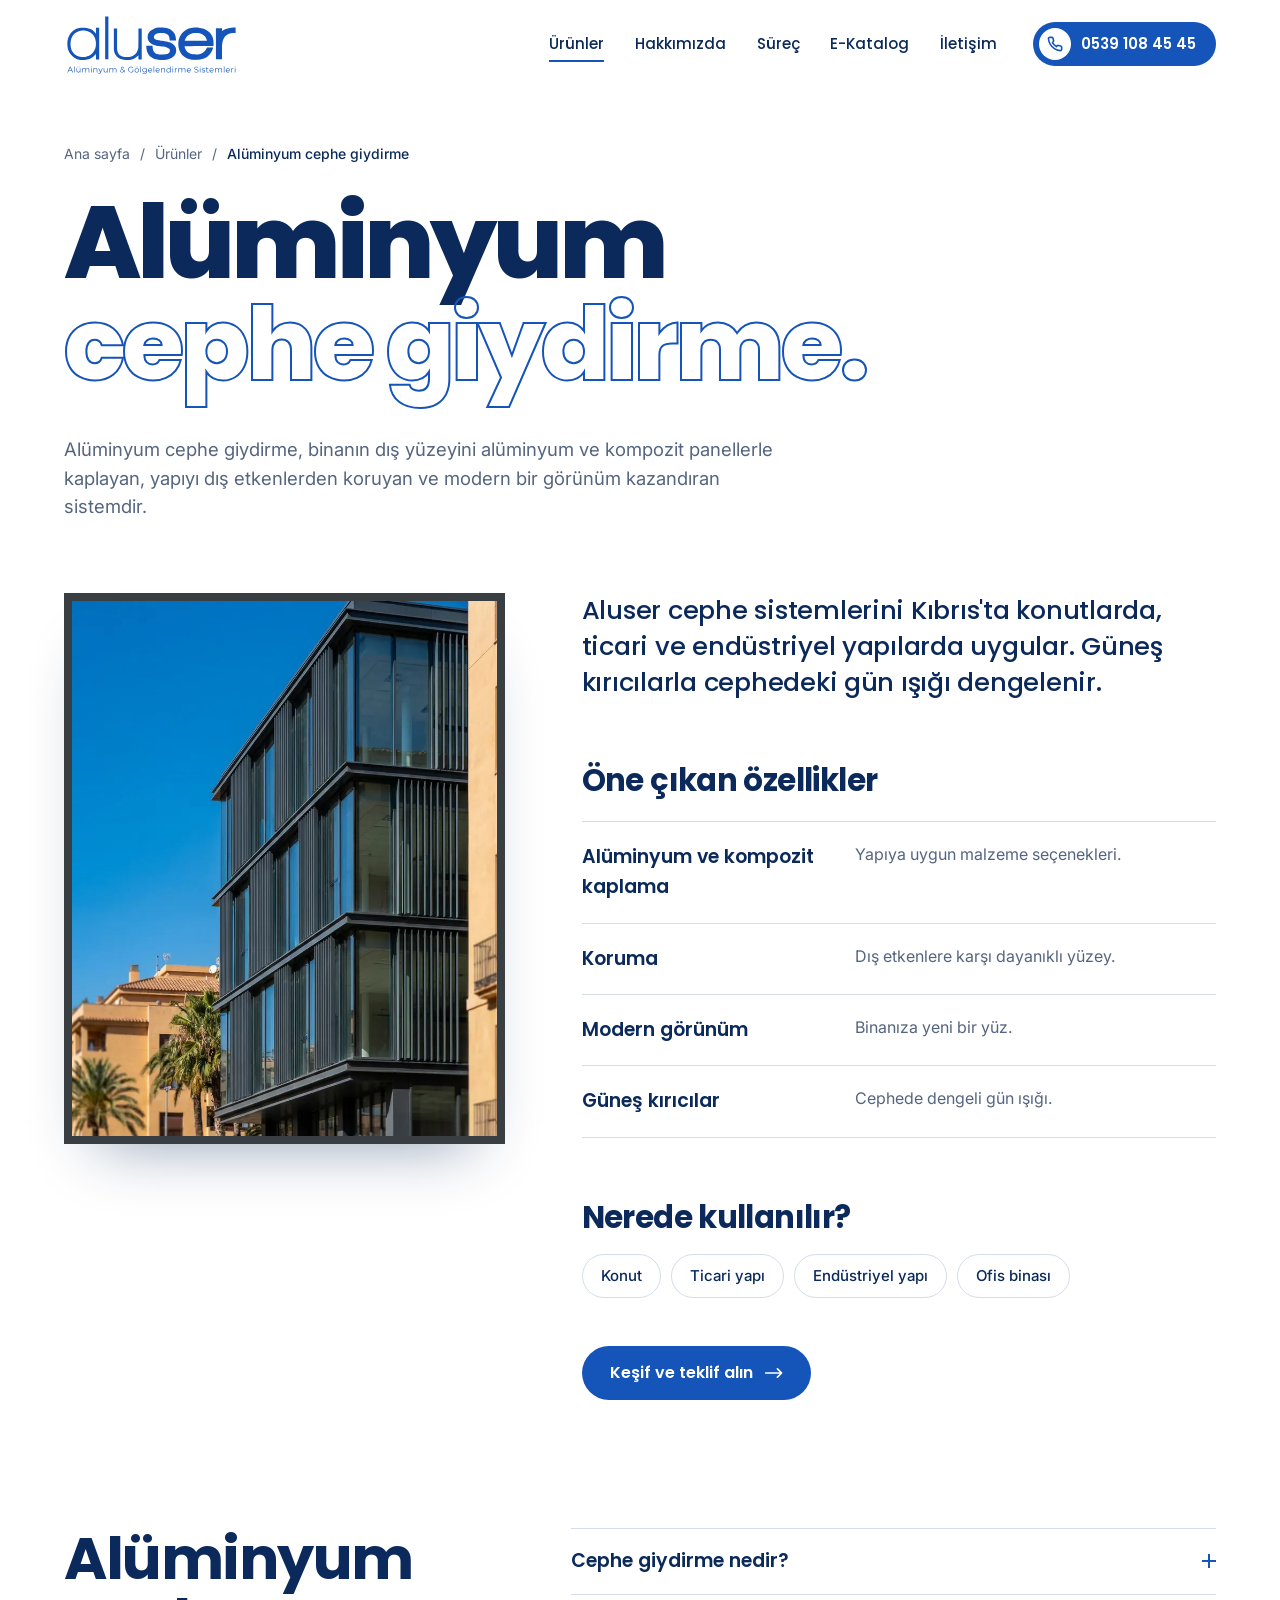
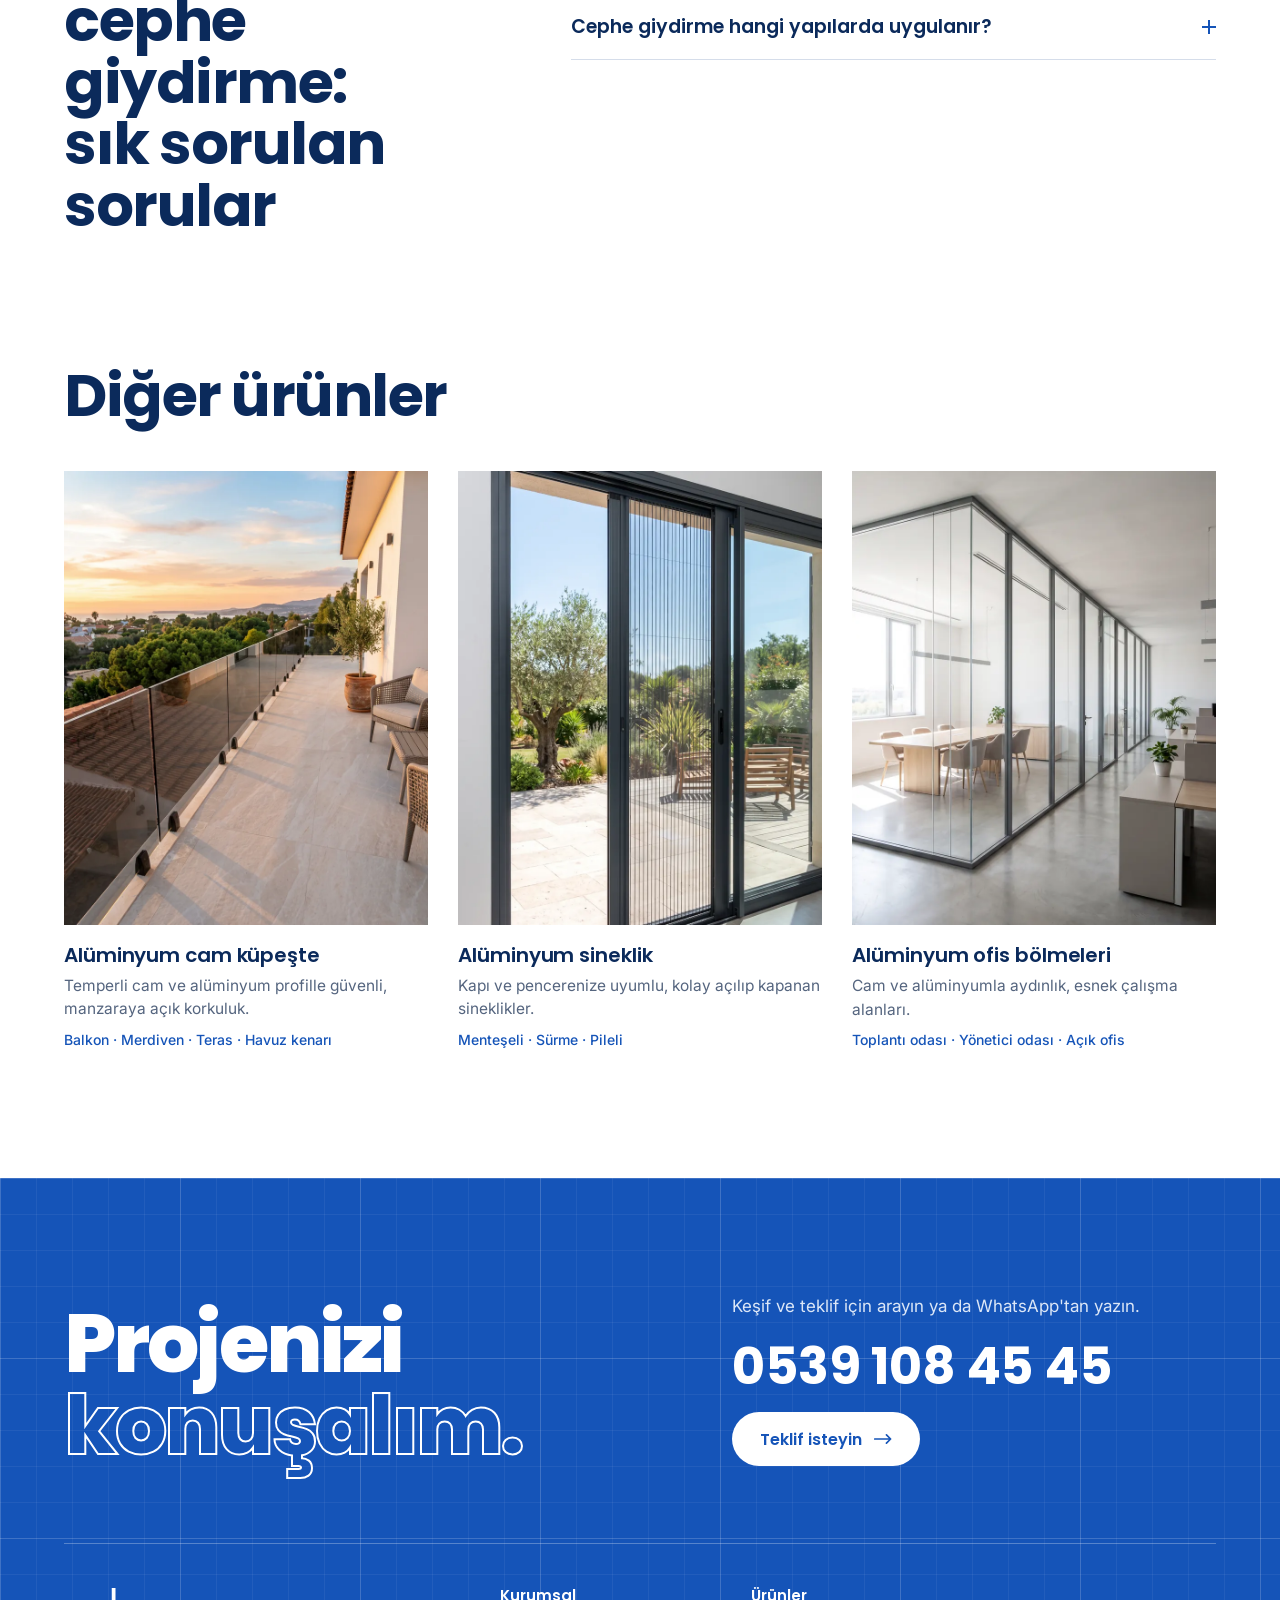
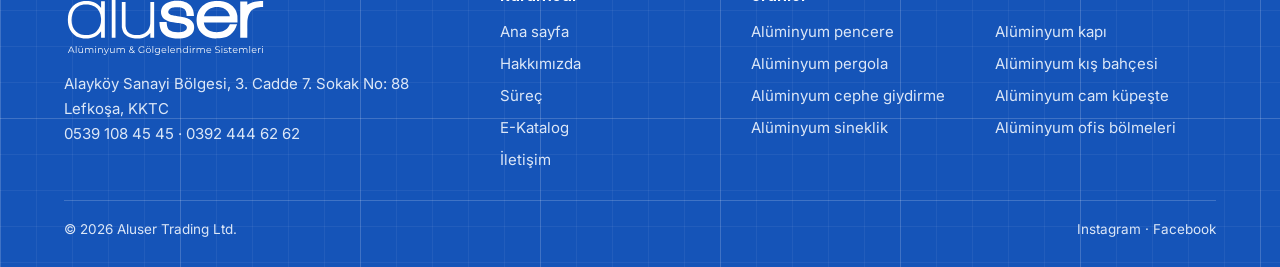
<file: aluminyum-cephe-giydirme.html>
<!DOCTYPE html>
<html lang="tr">
<head>
<meta charset="utf-8">
<meta name="viewport" content="width=device-width, initial-scale=1, viewport-fit=cover">
<title>Kıbrıs Alüminyum Cephe Giydirme Sistemleri | Aluser</title>
<meta name="description" content="Aluser, Kıbrıs'ta konut, ticari ve endüstriyel yapılar için alüminyum ve kompozit cephe giydirme sistemleri uygular. Keşif ve teklif: 0539 108 45 45.">
<meta name="robots" content="noindex, nofollow">
<meta property="og:image" content="img/og.jpg">
<meta name="theme-color" content="#1554B8">
<meta property="og:type" content="website">
<meta property="og:locale" content="tr_TR">
<meta property="og:site_name" content="Aluser Alüminyum">
<meta property="og:title" content="Kıbrıs Alüminyum Cephe Giydirme Sistemleri | Aluser">
<meta property="og:description" content="Aluser, Kıbrıs'ta konut, ticari ve endüstriyel yapılar için alüminyum ve kompozit cephe giydirme sistemleri uygular. Keşif ve teklif: 0539 108 45 45.">
<meta name="twitter:card" content="summary_large_image">
<link rel="icon" type="image/png" sizes="48x48" href="img/favicon.png">
<link rel="icon" type="image/png" sizes="512x512" href="img/favicon-512.png">
<link rel="apple-touch-icon" href="img/apple-touch-icon.png">
<link rel="preconnect" href="https://fonts.googleapis.com">
<link rel="preconnect" href="https://fonts.gstatic.com" crossorigin>
<link rel="stylesheet" href="https://fonts.googleapis.com/css2?family=Inter:wght@400;500;600&family=Poppins:wght@500;600;700;800&display=swap">
<link rel="stylesheet" href="css/site.css?v=202611251300">
<script>document.documentElement.className+=' js'</script>
</head>
<body>
<header class="hdr">
  <div class="wrap hdr-in">
    <a class="logo" href="./" aria-label="Aluser, ana sayfa"><img src="img/aluser-logo-sloganli.svg" alt="aluser, Alüminyum ve Gölgelendirme Sistemleri" width="1637" height="581"></a>
    <nav class="nav" aria-label="Ana menü">
      <a href="urunler.html" aria-current="page">Ürünler</a>
      <a href="hakkimizda.html">Hakkımızda</a>
      <a href="surec.html">Süreç</a>
      <a href="e-katalog.html">E-Katalog</a>
      <a href="iletisim.html">İletişim</a>
    </nav>
    <a class="call" href="tel:+905391084545" aria-label="Aluser'i arayın: 0539 108 45 45"><i><svg width="16" height="16" viewBox="0 0 24 24" fill="none" stroke="#1554B8" stroke-width="2.4" stroke-linecap="round" stroke-linejoin="round" aria-hidden="true"><path d="M22 16.92v3a2 2 0 0 1-2.18 2 19.79 19.79 0 0 1-8.63-3.07 19.5 19.5 0 0 1-6-6 19.79 19.79 0 0 1-3.07-8.67A2 2 0 0 1 4.11 2h3a2 2 0 0 1 2 1.72 12.84 12.84 0 0 0 .7 2.81 2 2 0 0 1-.45 2.11L8.09 9.91a16 16 0 0 0 6 6l1.27-1.27a2 2 0 0 1 2.11-.45 12.84 12.84 0 0 0 2.81.7A2 2 0 0 1 22 16.92z"></path></svg></i><span>0539 108 45 45</span></a>
    <button class="menu-btn" id="menu-btn" type="button" aria-expanded="false" aria-controls="mnav" aria-label="Menü"><span></span><span></span></button>
  </div>
  <nav class="mnav" id="mnav" aria-label="Mobil menü" hidden>
    <div class="wrap">
      <a href="urunler.html" aria-current="page">Ürünler</a>
      <a href="hakkimizda.html">Hakkımızda</a>
      <a href="surec.html">Süreç</a>
      <a href="e-katalog.html">E-Katalog</a>
      <a href="iletisim.html">İletişim</a>
    </div>
  </nav>
</header>

<main>
<section class="phead">
  <div class="wrap">
    <nav class="crumbs" aria-label="Sayfa yolu"><a href="./">Ana sayfa</a> <span aria-hidden="true">/</span> <a href="urunler.html">Ürünler</a> <span aria-hidden="true">/</span> <span aria-current="page">Alüminyum cephe giydirme</span></nav>
    <h1><span>Alüminyum</span> <span class="ol">cephe giydirme.</span></h1>
    <p class="lead">Alüminyum cephe giydirme, binanın dış yüzeyini alüminyum ve kompozit panellerle kaplayan, yapıyı dış etkenlerden koruyan ve modern bir görünüm kazandıran sistemdir.</p>
  </div>
</section>

<section class="pd">
  <div class="wrap pd-grid">
    <figure class="pd-fig rvc"><img src="img/cephe.webp" width="800" height="1000" alt="Alüminyum cephe giydirme ve güneş kırıcılı modern bina" fetchpriority="high"></figure>
    <div class="pd-body">
      <p class="pd-text rv">Aluser cephe sistemlerini Kıbrıs'ta konutlarda, ticari ve endüstriyel yapılarda uygular. Güneş kırıcılarla cephedeki gün ışığı dengelenir.</p>
      <h2 class="rv">Öne çıkan özellikler</h2>
      <dl class="why-list"><div class="rv" style="--d:0.00s"><dt>Alüminyum ve kompozit kaplama</dt><dd>Yapıya uygun malzeme seçenekleri.</dd></div><div class="rv" style="--d:0.05s"><dt>Koruma</dt><dd>Dış etkenlere karşı dayanıklı yüzey.</dd></div><div class="rv" style="--d:0.10s"><dt>Modern görünüm</dt><dd>Binanıza yeni bir yüz.</dd></div><div class="rv" style="--d:0.15s"><dt>Güneş kırıcılar</dt><dd>Cephede dengeli gün ışığı.</dd></div></dl>
      <h2 class="rv">Nerede kullanılır?</h2>
      <ul class="chips rv"><li>Konut</li><li>Ticari yapı</li><li>Endüstriyel yapı</li><li>Ofis binası</li></ul>
      <a class="btn btn-primary rv" href="iletisim.html?urun=Al%C3%BCminyum%20cephe%20giydirme">Keşif ve teklif alın <svg width="18" height="12" viewBox="0 0 26 14" fill="none" stroke="currentColor" stroke-width="2.4" stroke-linecap="round" stroke-linejoin="round" aria-hidden="true"><path d="M1 7h23M18 1l6 6-6 6"></path></svg></a>
    </div>
  </div>
</section>

<section class="faqs">
  <div class="wrap faqs-grid">
    <h2 class="rv">Alüminyum cephe giydirme: sık sorulan sorular</h2>
    <div class="rv" style="--d:.08s"><details class="faq"><summary>Cephe giydirme nedir?</summary><p>Cephe giydirme, binanın dış yüzeyinin alüminyum ya da kompozit panellerle kaplanmasıdır. Yapıyı dış etkenlerden korur ve binaya modern bir görünüm kazandırır.</p></details><details class="faq"><summary>Cephe giydirme hangi yapılarda uygulanır?</summary><p>Konutlarda, ticari yapılarda ve endüstriyel yapılarda uygulanır.</p></details></div>
  </div>
</section>

<section class="hub rel">
  <div class="wrap">
    <h2 class="rv">Diğer ürünler</h2>
    <ul class="hub-grid"><li class="card rv" style="--d:0.00s"><a href="aluminyum-cam-kupeste.html"><figure><img src="img/kupeste.webp" width="800" height="1000" loading="lazy" decoding="async" alt="Terasta manzaraya açılan alüminyum cam küpeşte"></figure><h3>Alüminyum cam küpeşte</h3><p>Temperli cam ve alüminyum profille güvenli, manzaraya açık korkuluk.</p><p class="types">Balkon · Merdiven · Teras · Havuz kenarı</p></a></li><li class="card rv" style="--d:0.08s"><a href="aluminyum-sineklik.html"><figure><img src="img/sineklik.webp" width="800" height="1000" loading="lazy" decoding="async" alt="Alüminyum sürme kapıda pileli sineklik"></figure><h3>Alüminyum sineklik</h3><p>Kapı ve pencerenize uyumlu, kolay açılıp kapanan sineklikler.</p><p class="types">Menteşeli · Sürme · Pileli</p></a></li><li class="card rv" style="--d:0.16s"><a href="aluminyum-ofis-bolmeleri.html"><figure><img src="img/ofis.webp" width="800" height="1000" loading="lazy" decoding="async" alt="Alüminyum çerçeveli cam ofis bölmeleri"></figure><h3>Alüminyum ofis bölmeleri</h3><p>Cam ve alüminyumla aydınlık, esnek çalışma alanları.</p><p class="types">Toplantı odası · Yönetici odası · Açık ofis</p></a></li></ul>
  </div>
</section>
</main>

<section class="contact">
  <div class="wrap band-row">
    <h2 class="rv"><span>Projenizi</span> <span class="ol-w">konuşalım.</span></h2>
    <div class="cta-side rv" style="--d:.1s">
      <p class="contact-lead">Keşif ve teklif için arayın ya da WhatsApp'tan yazın.</p>
      <a class="tel-1" href="tel:+905391084545">0539 108 45 45</a>
      <a class="btn btn-white" href="iletisim.html?urun=Al%C3%BCminyum%20cephe%20giydirme">Teklif isteyin <svg width="18" height="12" viewBox="0 0 26 14" fill="none" stroke="currentColor" stroke-width="2.4" stroke-linecap="round" stroke-linejoin="round" aria-hidden="true"><path d="M1 7h23M18 1l6 6-6 6"></path></svg></a>
    </div>
  </div>
  <div class="wrap">
    <footer class="foot">
      <div>
        <a href="./" aria-label="Aluser, ana sayfa"><img src="img/aluser-logo-beyaz.svg" width="1637" height="581" alt="aluser, Alüminyum ve Gölgelendirme Sistemleri" loading="lazy"></a>
        <address>Alayköy Sanayi Bölgesi, 3. Cadde 7. Sokak No: 88<br>Lefkoşa, KKTC<br><a href="tel:+905391084545">0539 108 45 45</a> · <a href="tel:+903924446262">0392 444 62 62</a></address>
      </div>
      <nav aria-label="Kurumsal"><p class="foot-h">Kurumsal</p><ul><li><a href="./">Ana sayfa</a></li><li><a href="hakkimizda.html">Hakkımızda</a></li><li><a href="surec.html">Süreç</a></li><li><a href="e-katalog.html">E-Katalog</a></li><li><a href="iletisim.html">İletişim</a></li></ul></nav>
      <nav aria-label="Ürünler"><p class="foot-h"><a href="urunler.html">Ürünler</a></p><ul class="cols2"><li><a href="aluminyum-pencere.html">Alüminyum pencere</a></li><li><a href="aluminyum-kapi.html">Alüminyum kapı</a></li><li><a href="aluminyum-pergola.html">Alüminyum pergola</a></li><li><a href="aluminyum-kis-bahcesi.html">Alüminyum kış bahçesi</a></li><li><a href="aluminyum-cephe-giydirme.html">Alüminyum cephe giydirme</a></li><li><a href="aluminyum-cam-kupeste.html">Alüminyum cam küpeşte</a></li><li><a href="aluminyum-sineklik.html">Alüminyum sineklik</a></li><li><a href="aluminyum-ofis-bolmeleri.html">Alüminyum ofis bölmeleri</a></li></ul></nav>
      <div class="foot-end"><span>© 2026 Aluser Trading Ltd.</span><span><a href="https://www.instagram.com/aluseraluminyum/" target="_blank" rel="noopener">Instagram</a> · <a href="https://www.facebook.com/alusertrading" target="_blank" rel="noopener">Facebook</a></span></div>
    </footer>
  </div>
</section>

<script src="js/site.js?v=202611251300"></script>
</body>
</html>
</file>
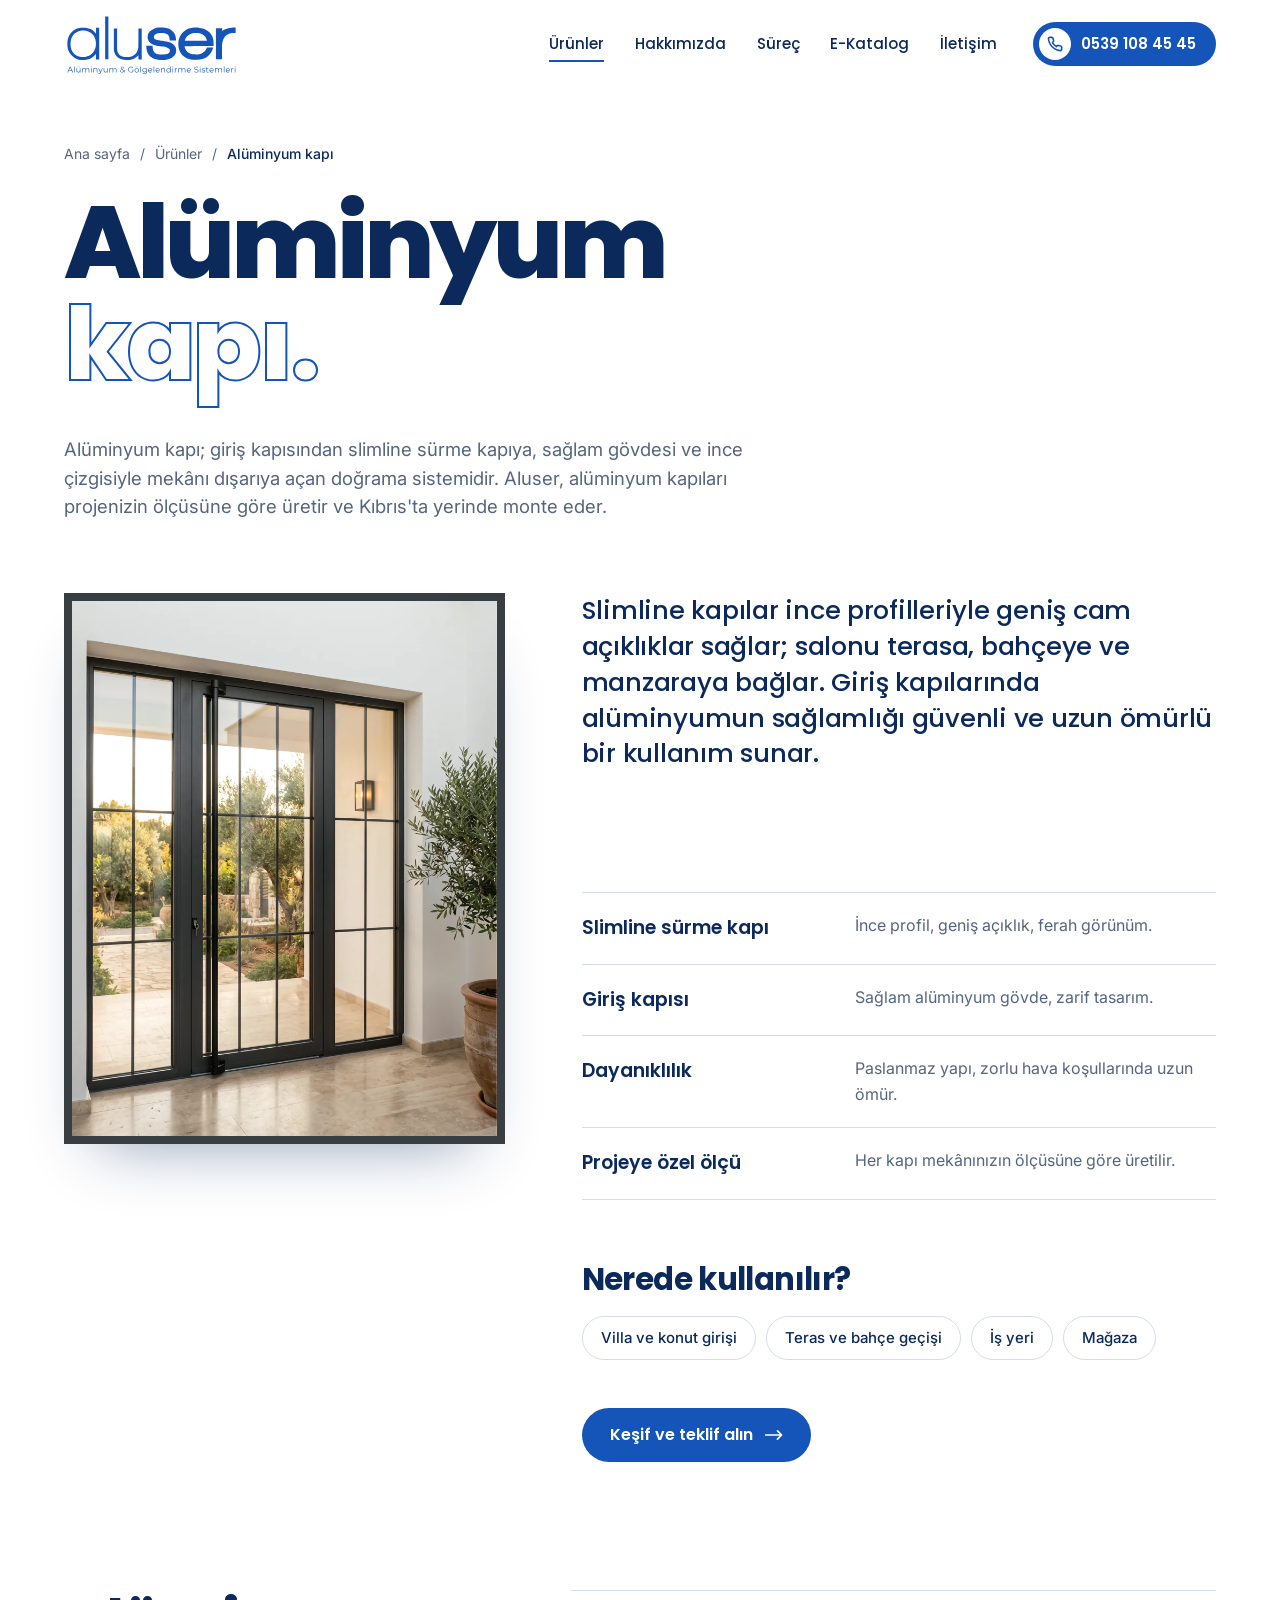
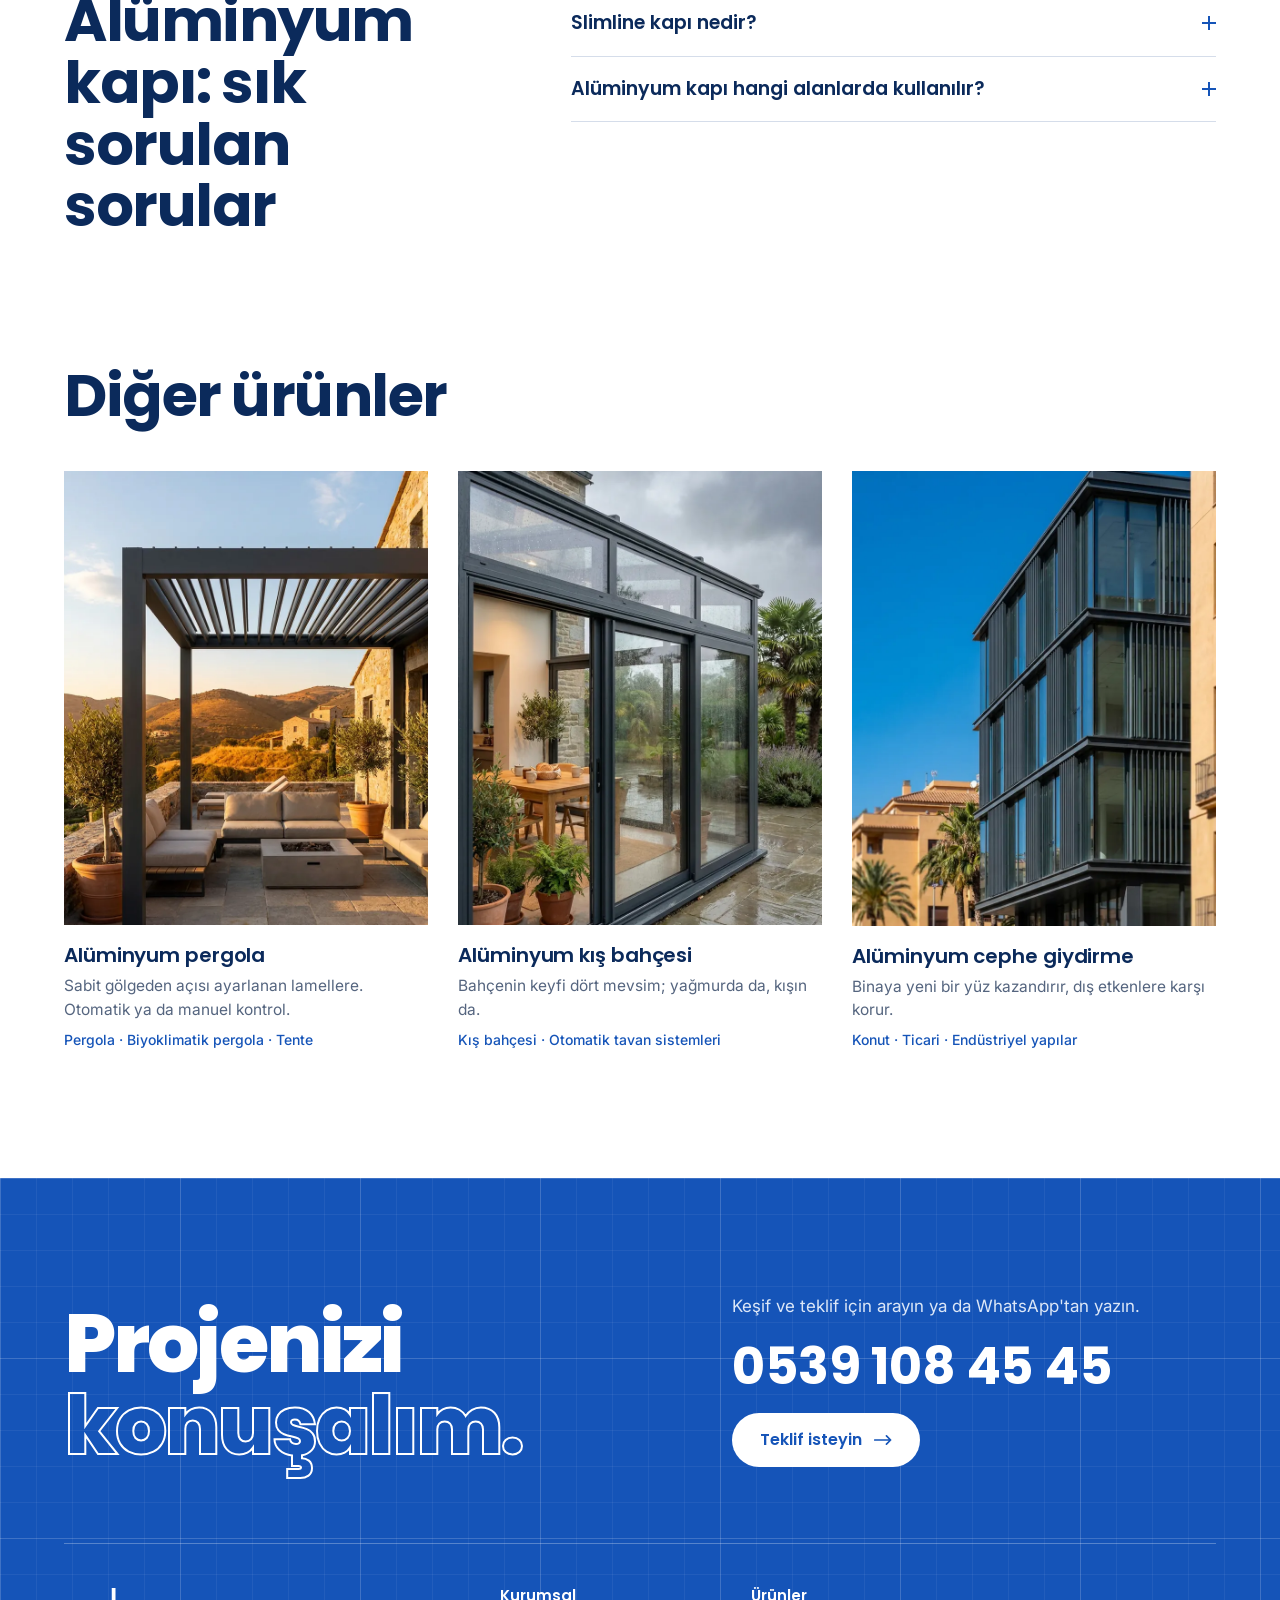
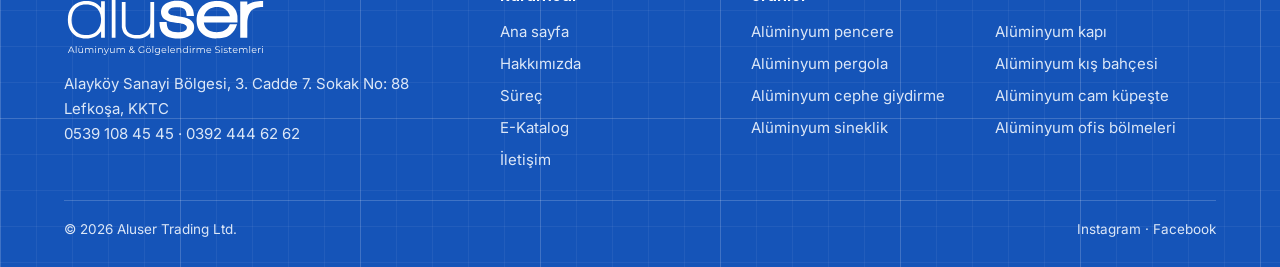
<file: aluminyum-kapi.html>
<!DOCTYPE html>
<html lang="tr">
<head>
<meta charset="utf-8">
<meta name="viewport" content="width=device-width, initial-scale=1, viewport-fit=cover">
<title>Kıbrıs Alüminyum Kapı ve Slimline Kapı | Aluser Alüminyum</title>
<meta name="description" content="Giriş kapısından slimline sürme kapıya: Aluser, Kıbrıs'ta alüminyum kapıları projenizin ölçüsüne göre üretir ve monte eder. Keşif ve teklif: 0539 108 45 45.">
<meta name="robots" content="noindex, nofollow">
<meta property="og:image" content="img/og.jpg">
<meta name="theme-color" content="#1554B8">
<meta property="og:type" content="website">
<meta property="og:locale" content="tr_TR">
<meta property="og:site_name" content="Aluser Alüminyum">
<meta property="og:title" content="Kıbrıs Alüminyum Kapı ve Slimline Kapı | Aluser Alüminyum">
<meta property="og:description" content="Giriş kapısından slimline sürme kapıya: Aluser, Kıbrıs'ta alüminyum kapıları projenizin ölçüsüne göre üretir ve monte eder. Keşif ve teklif: 0539 108 45 45.">
<meta name="twitter:card" content="summary_large_image">
<link rel="icon" type="image/png" sizes="48x48" href="img/favicon.png">
<link rel="icon" type="image/png" sizes="512x512" href="img/favicon-512.png">
<link rel="apple-touch-icon" href="img/apple-touch-icon.png">
<link rel="preconnect" href="https://fonts.googleapis.com">
<link rel="preconnect" href="https://fonts.gstatic.com" crossorigin>
<link rel="stylesheet" href="https://fonts.googleapis.com/css2?family=Inter:wght@400;500;600&family=Poppins:wght@500;600;700;800&display=swap">
<link rel="stylesheet" href="css/site.css?v=202611251300">
<script>document.documentElement.className+=' js'</script>
</head>
<body>
<header class="hdr">
  <div class="wrap hdr-in">
    <a class="logo" href="./" aria-label="Aluser, ana sayfa"><img src="img/aluser-logo-sloganli.svg" alt="aluser, Alüminyum ve Gölgelendirme Sistemleri" width="1637" height="581"></a>
    <nav class="nav" aria-label="Ana menü">
      <a href="urunler.html" aria-current="page">Ürünler</a>
      <a href="hakkimizda.html">Hakkımızda</a>
      <a href="surec.html">Süreç</a>
      <a href="e-katalog.html">E-Katalog</a>
      <a href="iletisim.html">İletişim</a>
    </nav>
    <a class="call" href="tel:+905391084545" aria-label="Aluser'i arayın: 0539 108 45 45"><i><svg width="16" height="16" viewBox="0 0 24 24" fill="none" stroke="#1554B8" stroke-width="2.4" stroke-linecap="round" stroke-linejoin="round" aria-hidden="true"><path d="M22 16.92v3a2 2 0 0 1-2.18 2 19.79 19.79 0 0 1-8.63-3.07 19.5 19.5 0 0 1-6-6 19.79 19.79 0 0 1-3.07-8.67A2 2 0 0 1 4.11 2h3a2 2 0 0 1 2 1.72 12.84 12.84 0 0 0 .7 2.81 2 2 0 0 1-.45 2.11L8.09 9.91a16 16 0 0 0 6 6l1.27-1.27a2 2 0 0 1 2.11-.45 12.84 12.84 0 0 0 2.81.7A2 2 0 0 1 22 16.92z"></path></svg></i><span>0539 108 45 45</span></a>
    <button class="menu-btn" id="menu-btn" type="button" aria-expanded="false" aria-controls="mnav" aria-label="Menü"><span></span><span></span></button>
  </div>
  <nav class="mnav" id="mnav" aria-label="Mobil menü" hidden>
    <div class="wrap">
      <a href="urunler.html" aria-current="page">Ürünler</a>
      <a href="hakkimizda.html">Hakkımızda</a>
      <a href="surec.html">Süreç</a>
      <a href="e-katalog.html">E-Katalog</a>
      <a href="iletisim.html">İletişim</a>
    </div>
  </nav>
</header>

<main>
<section class="phead">
  <div class="wrap">
    <nav class="crumbs" aria-label="Sayfa yolu"><a href="./">Ana sayfa</a> <span aria-hidden="true">/</span> <a href="urunler.html">Ürünler</a> <span aria-hidden="true">/</span> <span aria-current="page">Alüminyum kapı</span></nav>
    <h1><span>Alüminyum</span> <span class="ol">kapı.</span></h1>
    <p class="lead">Alüminyum kapı; giriş kapısından slimline sürme kapıya, sağlam gövdesi ve ince çizgisiyle mekânı dışarıya açan doğrama sistemidir. Aluser, alüminyum kapıları projenizin ölçüsüne göre üretir ve Kıbrıs'ta yerinde monte eder.</p>
  </div>
</section>

<section class="pd">
  <div class="wrap pd-grid">
    <figure class="pd-fig rvc"><img src="img/kapi.webp" width="800" height="1000" alt="Çıtalı camlı antrasit alüminyum çift kanat kapı" fetchpriority="high"></figure>
    <div class="pd-body">
      <p class="pd-text rv">Slimline kapılar ince profilleriyle geniş cam açıklıklar sağlar; salonu terasa, bahçeye ve manzaraya bağlar. Giriş kapılarında alüminyumun sağlamlığı güvenli ve uzun ömürlü bir kullanım sunar.</p>
      <h2 class="rv">Öne çıkan özellikler</h2>
      <dl class="why-list"><div class="rv" style="--d:0.00s"><dt>Slimline sürme kapı</dt><dd>İnce profil, geniş açıklık, ferah görünüm.</dd></div><div class="rv" style="--d:0.05s"><dt>Giriş kapısı</dt><dd>Sağlam alüminyum gövde, zarif tasarım.</dd></div><div class="rv" style="--d:0.10s"><dt>Dayanıklılık</dt><dd>Paslanmaz yapı, zorlu hava koşullarında uzun ömür.</dd></div><div class="rv" style="--d:0.15s"><dt>Projeye özel ölçü</dt><dd>Her kapı mekânınızın ölçüsüne göre üretilir.</dd></div></dl>
      <h2 class="rv">Nerede kullanılır?</h2>
      <ul class="chips rv"><li>Villa ve konut girişi</li><li>Teras ve bahçe geçişi</li><li>İş yeri</li><li>Mağaza</li></ul>
      <a class="btn btn-primary rv" href="iletisim.html?urun=Al%C3%BCminyum%20kap%C4%B1">Keşif ve teklif alın <svg width="18" height="12" viewBox="0 0 26 14" fill="none" stroke="currentColor" stroke-width="2.4" stroke-linecap="round" stroke-linejoin="round" aria-hidden="true"><path d="M1 7h23M18 1l6 6-6 6"></path></svg></a>
    </div>
  </div>
</section>

<section class="faqs">
  <div class="wrap faqs-grid">
    <h2 class="rv">Alüminyum kapı: sık sorulan sorular</h2>
    <div class="rv" style="--d:.08s"><details class="faq"><summary>Slimline kapı nedir?</summary><p>Slimline kapı, çok ince alüminyum profillerle üretilen ve cam yüzeyi geniş olan sürme kapı sistemidir. İç mekân ile teras ya da bahçe arasında ferah ve aydınlık bir geçiş sağlar.</p></details><details class="faq"><summary>Alüminyum kapı hangi alanlarda kullanılır?</summary><p>Konut ve villa girişlerinde, teras ve bahçe geçişlerinde, iş yeri ve mağaza girişlerinde kullanılır.</p></details></div>
  </div>
</section>

<section class="hub rel">
  <div class="wrap">
    <h2 class="rv">Diğer ürünler</h2>
    <ul class="hub-grid"><li class="card rv" style="--d:0.00s"><a href="aluminyum-pergola.html"><figure><img src="img/pergola.webp" width="800" height="1000" loading="lazy" decoding="async" alt="Terasta lamelleri açık alüminyum biyoklimatik pergola"></figure><h3>Alüminyum pergola</h3><p>Sabit gölgeden açısı ayarlanan lamellere. Otomatik ya da manuel kontrol.</p><p class="types">Pergola · Biyoklimatik pergola · Tente</p></a></li><li class="card rv" style="--d:0.08s"><a href="aluminyum-kis-bahcesi.html"><figure><img src="img/kisbahcesi.webp" width="800" height="1000" loading="lazy" decoding="async" alt="Alüminyum çerçeveli cam kış bahçesi"></figure><h3>Alüminyum kış bahçesi</h3><p>Bahçenin keyfi dört mevsim; yağmurda da, kışın da.</p><p class="types">Kış bahçesi · Otomatik tavan sistemleri</p></a></li><li class="card rv" style="--d:0.16s"><a href="aluminyum-cephe-giydirme.html"><figure><img src="img/cephe.webp" width="800" height="1000" loading="lazy" decoding="async" alt="Alüminyum cephe giydirme ve güneş kırıcılı modern bina"></figure><h3>Alüminyum cephe giydirme</h3><p>Binaya yeni bir yüz kazandırır, dış etkenlere karşı korur.</p><p class="types">Konut · Ticari · Endüstriyel yapılar</p></a></li></ul>
  </div>
</section>
</main>

<section class="contact">
  <div class="wrap band-row">
    <h2 class="rv"><span>Projenizi</span> <span class="ol-w">konuşalım.</span></h2>
    <div class="cta-side rv" style="--d:.1s">
      <p class="contact-lead">Keşif ve teklif için arayın ya da WhatsApp'tan yazın.</p>
      <a class="tel-1" href="tel:+905391084545">0539 108 45 45</a>
      <a class="btn btn-white" href="iletisim.html?urun=Al%C3%BCminyum%20kap%C4%B1">Teklif isteyin <svg width="18" height="12" viewBox="0 0 26 14" fill="none" stroke="currentColor" stroke-width="2.4" stroke-linecap="round" stroke-linejoin="round" aria-hidden="true"><path d="M1 7h23M18 1l6 6-6 6"></path></svg></a>
    </div>
  </div>
  <div class="wrap">
    <footer class="foot">
      <div>
        <a href="./" aria-label="Aluser, ana sayfa"><img src="img/aluser-logo-beyaz.svg" width="1637" height="581" alt="aluser, Alüminyum ve Gölgelendirme Sistemleri" loading="lazy"></a>
        <address>Alayköy Sanayi Bölgesi, 3. Cadde 7. Sokak No: 88<br>Lefkoşa, KKTC<br><a href="tel:+905391084545">0539 108 45 45</a> · <a href="tel:+903924446262">0392 444 62 62</a></address>
      </div>
      <nav aria-label="Kurumsal"><p class="foot-h">Kurumsal</p><ul><li><a href="./">Ana sayfa</a></li><li><a href="hakkimizda.html">Hakkımızda</a></li><li><a href="surec.html">Süreç</a></li><li><a href="e-katalog.html">E-Katalog</a></li><li><a href="iletisim.html">İletişim</a></li></ul></nav>
      <nav aria-label="Ürünler"><p class="foot-h"><a href="urunler.html">Ürünler</a></p><ul class="cols2"><li><a href="aluminyum-pencere.html">Alüminyum pencere</a></li><li><a href="aluminyum-kapi.html">Alüminyum kapı</a></li><li><a href="aluminyum-pergola.html">Alüminyum pergola</a></li><li><a href="aluminyum-kis-bahcesi.html">Alüminyum kış bahçesi</a></li><li><a href="aluminyum-cephe-giydirme.html">Alüminyum cephe giydirme</a></li><li><a href="aluminyum-cam-kupeste.html">Alüminyum cam küpeşte</a></li><li><a href="aluminyum-sineklik.html">Alüminyum sineklik</a></li><li><a href="aluminyum-ofis-bolmeleri.html">Alüminyum ofis bölmeleri</a></li></ul></nav>
      <div class="foot-end"><span>© 2026 Aluser Trading Ltd.</span><span><a href="https://www.instagram.com/aluseraluminyum/" target="_blank" rel="noopener">Instagram</a> · <a href="https://www.facebook.com/alusertrading" target="_blank" rel="noopener">Facebook</a></span></div>
    </footer>
  </div>
</section>

<script src="js/site.js?v=202611251300"></script>
</body>
</html>
</file>
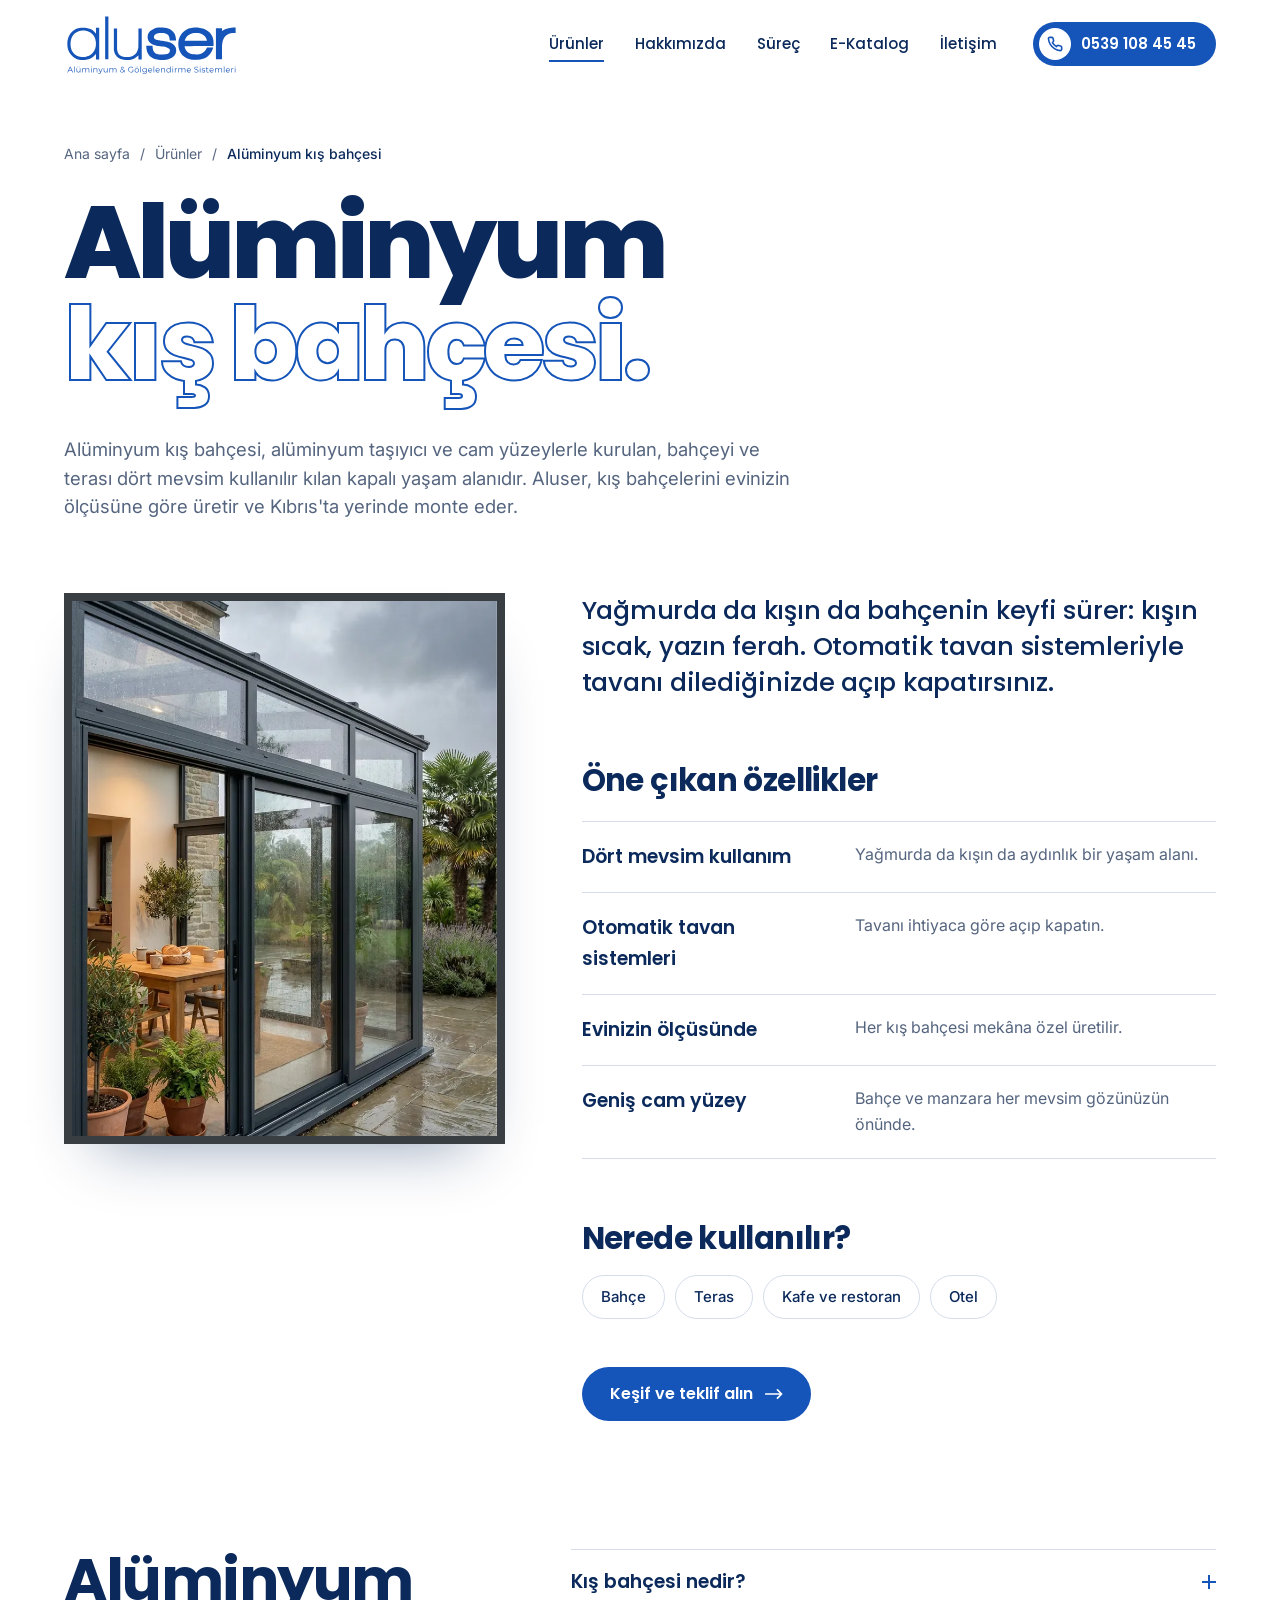
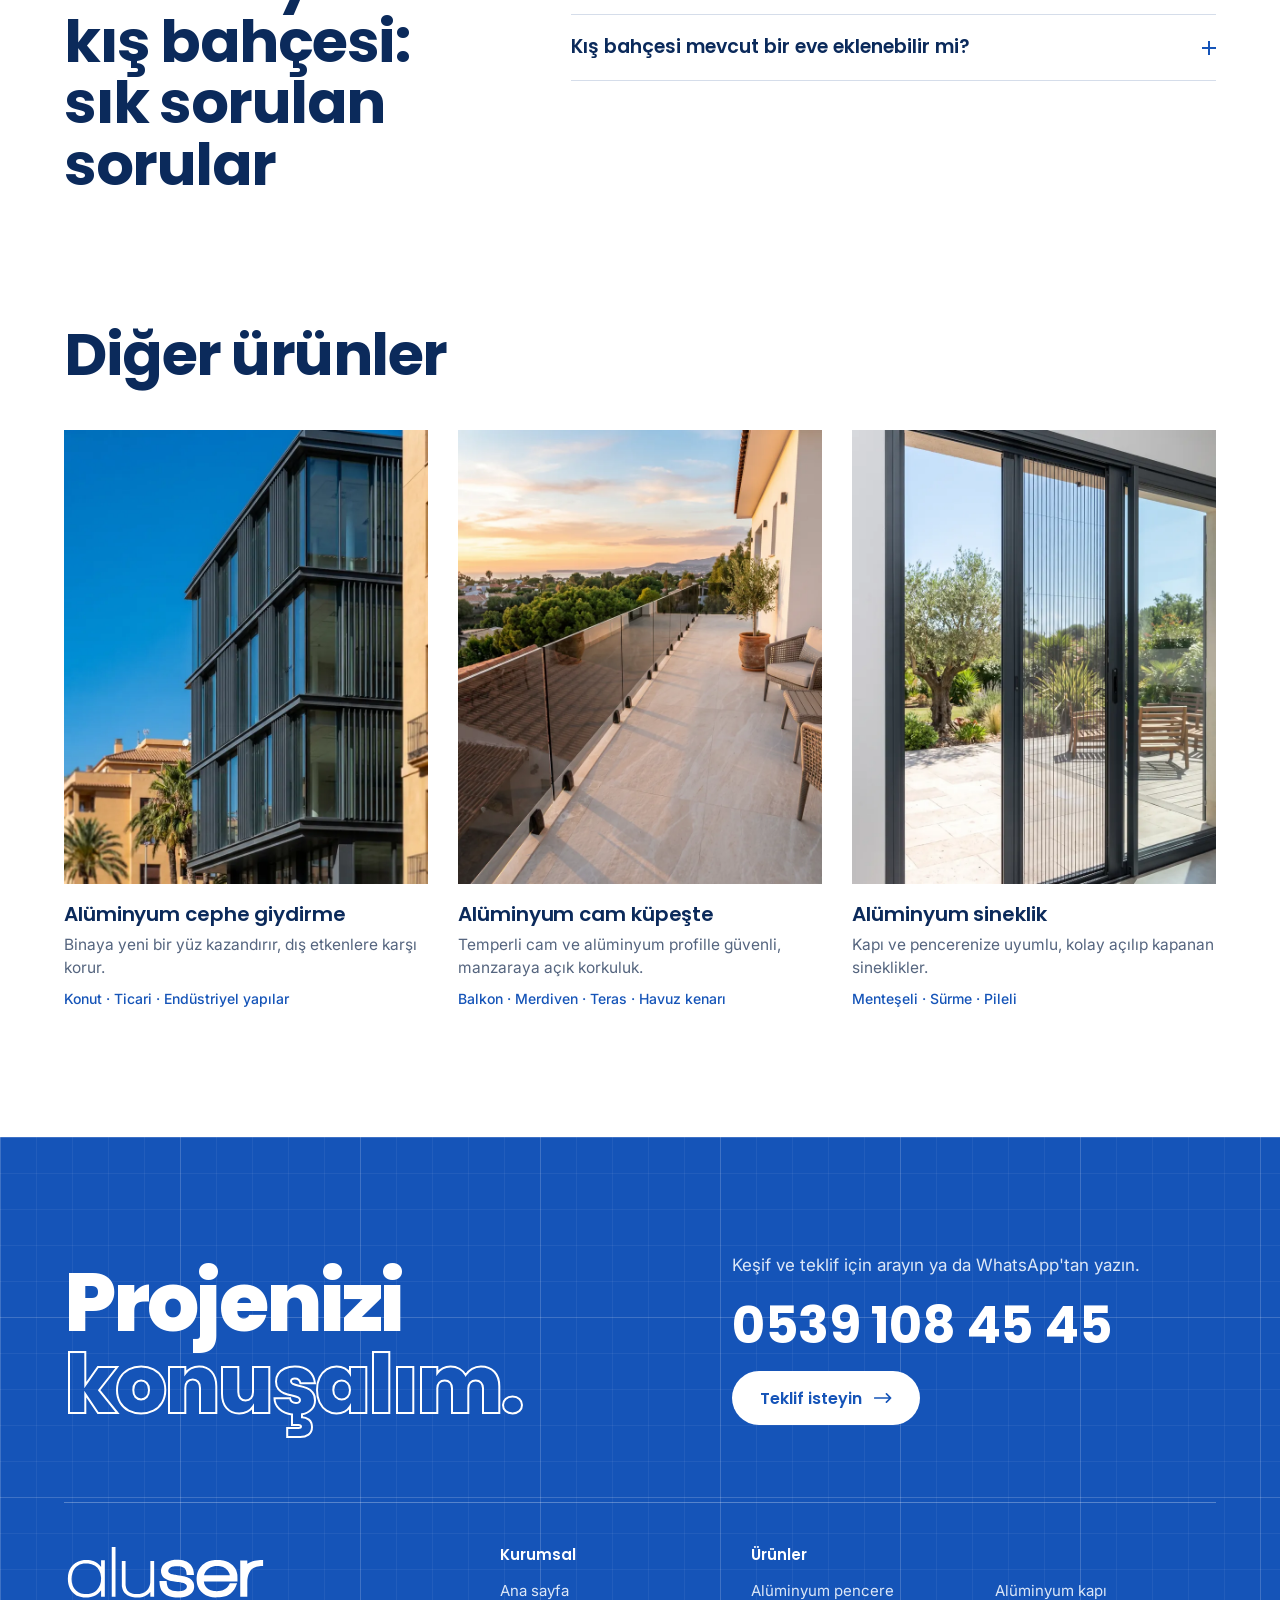
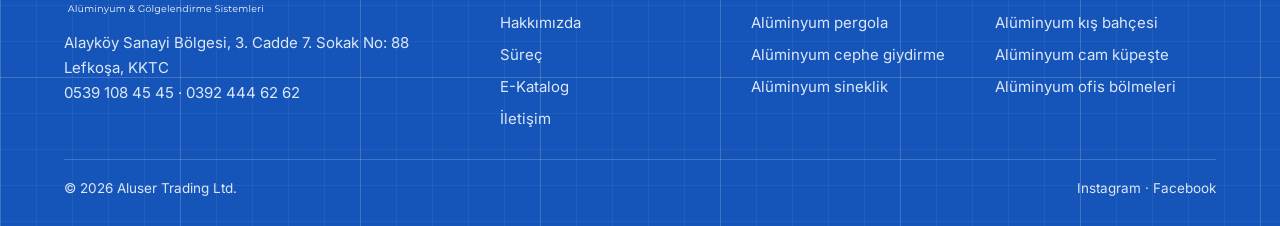
<file: aluminyum-kis-bahcesi.html>
<!DOCTYPE html>
<html lang="tr">
<head>
<meta charset="utf-8">
<meta name="viewport" content="width=device-width, initial-scale=1, viewport-fit=cover">
<title>Kıbrıs Alüminyum Kış Bahçesi ve Otomatik Tavan | Aluser</title>
<meta name="description" content="Aluser, Kıbrıs'ta alüminyum kış bahçesi ve otomatik tavan sistemlerini evinizin ölçüsüne göre üretir ve monte eder. Keşif ve teklif: 0539 108 45 45.">
<meta name="robots" content="noindex, nofollow">
<meta property="og:image" content="img/og.jpg">
<meta name="theme-color" content="#1554B8">
<meta property="og:type" content="website">
<meta property="og:locale" content="tr_TR">
<meta property="og:site_name" content="Aluser Alüminyum">
<meta property="og:title" content="Kıbrıs Alüminyum Kış Bahçesi ve Otomatik Tavan | Aluser">
<meta property="og:description" content="Aluser, Kıbrıs'ta alüminyum kış bahçesi ve otomatik tavan sistemlerini evinizin ölçüsüne göre üretir ve monte eder. Keşif ve teklif: 0539 108 45 45.">
<meta name="twitter:card" content="summary_large_image">
<link rel="icon" type="image/png" sizes="48x48" href="img/favicon.png">
<link rel="icon" type="image/png" sizes="512x512" href="img/favicon-512.png">
<link rel="apple-touch-icon" href="img/apple-touch-icon.png">
<link rel="preconnect" href="https://fonts.googleapis.com">
<link rel="preconnect" href="https://fonts.gstatic.com" crossorigin>
<link rel="stylesheet" href="https://fonts.googleapis.com/css2?family=Inter:wght@400;500;600&family=Poppins:wght@500;600;700;800&display=swap">
<link rel="stylesheet" href="css/site.css?v=202611251300">
<script>document.documentElement.className+=' js'</script>
</head>
<body>
<header class="hdr">
  <div class="wrap hdr-in">
    <a class="logo" href="./" aria-label="Aluser, ana sayfa"><img src="img/aluser-logo-sloganli.svg" alt="aluser, Alüminyum ve Gölgelendirme Sistemleri" width="1637" height="581"></a>
    <nav class="nav" aria-label="Ana menü">
      <a href="urunler.html" aria-current="page">Ürünler</a>
      <a href="hakkimizda.html">Hakkımızda</a>
      <a href="surec.html">Süreç</a>
      <a href="e-katalog.html">E-Katalog</a>
      <a href="iletisim.html">İletişim</a>
    </nav>
    <a class="call" href="tel:+905391084545" aria-label="Aluser'i arayın: 0539 108 45 45"><i><svg width="16" height="16" viewBox="0 0 24 24" fill="none" stroke="#1554B8" stroke-width="2.4" stroke-linecap="round" stroke-linejoin="round" aria-hidden="true"><path d="M22 16.92v3a2 2 0 0 1-2.18 2 19.79 19.79 0 0 1-8.63-3.07 19.5 19.5 0 0 1-6-6 19.79 19.79 0 0 1-3.07-8.67A2 2 0 0 1 4.11 2h3a2 2 0 0 1 2 1.72 12.84 12.84 0 0 0 .7 2.81 2 2 0 0 1-.45 2.11L8.09 9.91a16 16 0 0 0 6 6l1.27-1.27a2 2 0 0 1 2.11-.45 12.84 12.84 0 0 0 2.81.7A2 2 0 0 1 22 16.92z"></path></svg></i><span>0539 108 45 45</span></a>
    <button class="menu-btn" id="menu-btn" type="button" aria-expanded="false" aria-controls="mnav" aria-label="Menü"><span></span><span></span></button>
  </div>
  <nav class="mnav" id="mnav" aria-label="Mobil menü" hidden>
    <div class="wrap">
      <a href="urunler.html" aria-current="page">Ürünler</a>
      <a href="hakkimizda.html">Hakkımızda</a>
      <a href="surec.html">Süreç</a>
      <a href="e-katalog.html">E-Katalog</a>
      <a href="iletisim.html">İletişim</a>
    </div>
  </nav>
</header>

<main>
<section class="phead">
  <div class="wrap">
    <nav class="crumbs" aria-label="Sayfa yolu"><a href="./">Ana sayfa</a> <span aria-hidden="true">/</span> <a href="urunler.html">Ürünler</a> <span aria-hidden="true">/</span> <span aria-current="page">Alüminyum kış bahçesi</span></nav>
    <h1><span>Alüminyum</span> <span class="ol">kış bahçesi.</span></h1>
    <p class="lead">Alüminyum kış bahçesi, alüminyum taşıyıcı ve cam yüzeylerle kurulan, bahçeyi ve terası dört mevsim kullanılır kılan kapalı yaşam alanıdır. Aluser, kış bahçelerini evinizin ölçüsüne göre üretir ve Kıbrıs'ta yerinde monte eder.</p>
  </div>
</section>

<section class="pd">
  <div class="wrap pd-grid">
    <figure class="pd-fig rvc"><img src="img/kisbahcesi.webp" width="800" height="1000" alt="Alüminyum çerçeveli cam kış bahçesi" fetchpriority="high"></figure>
    <div class="pd-body">
      <p class="pd-text rv">Yağmurda da kışın da bahçenin keyfi sürer: kışın sıcak, yazın ferah. Otomatik tavan sistemleriyle tavanı dilediğinizde açıp kapatırsınız.</p>
      <h2 class="rv">Öne çıkan özellikler</h2>
      <dl class="why-list"><div class="rv" style="--d:0.00s"><dt>Dört mevsim kullanım</dt><dd>Yağmurda da kışın da aydınlık bir yaşam alanı.</dd></div><div class="rv" style="--d:0.05s"><dt>Otomatik tavan sistemleri</dt><dd>Tavanı ihtiyaca göre açıp kapatın.</dd></div><div class="rv" style="--d:0.10s"><dt>Evinizin ölçüsünde</dt><dd>Her kış bahçesi mekâna özel üretilir.</dd></div><div class="rv" style="--d:0.15s"><dt>Geniş cam yüzey</dt><dd>Bahçe ve manzara her mevsim gözünüzün önünde.</dd></div></dl>
      <h2 class="rv">Nerede kullanılır?</h2>
      <ul class="chips rv"><li>Bahçe</li><li>Teras</li><li>Kafe ve restoran</li><li>Otel</li></ul>
      <a class="btn btn-primary rv" href="iletisim.html?urun=Al%C3%BCminyum%20k%C4%B1%C5%9F%20bah%C3%A7esi">Keşif ve teklif alın <svg width="18" height="12" viewBox="0 0 26 14" fill="none" stroke="currentColor" stroke-width="2.4" stroke-linecap="round" stroke-linejoin="round" aria-hidden="true"><path d="M1 7h23M18 1l6 6-6 6"></path></svg></a>
    </div>
  </div>
</section>

<section class="faqs">
  <div class="wrap faqs-grid">
    <h2 class="rv">Alüminyum kış bahçesi: sık sorulan sorular</h2>
    <div class="rv" style="--d:.08s"><details class="faq"><summary>Kış bahçesi nedir?</summary><p>Kış bahçesi, alüminyum taşıyıcı ve cam yüzeylerle çevrili kapalı bir yaşam alanıdır. Bahçeyi ya da terası yağmurda ve kışın da kullanmanızı sağlar.</p></details><details class="faq"><summary>Kış bahçesi mevcut bir eve eklenebilir mi?</summary><p>Evet. Aluser mekânı yerinde ölçer ve kış bahçesini evinizin ölçüsüne göre üretir.</p></details></div>
  </div>
</section>

<section class="hub rel">
  <div class="wrap">
    <h2 class="rv">Diğer ürünler</h2>
    <ul class="hub-grid"><li class="card rv" style="--d:0.00s"><a href="aluminyum-cephe-giydirme.html"><figure><img src="img/cephe.webp" width="800" height="1000" loading="lazy" decoding="async" alt="Alüminyum cephe giydirme ve güneş kırıcılı modern bina"></figure><h3>Alüminyum cephe giydirme</h3><p>Binaya yeni bir yüz kazandırır, dış etkenlere karşı korur.</p><p class="types">Konut · Ticari · Endüstriyel yapılar</p></a></li><li class="card rv" style="--d:0.08s"><a href="aluminyum-cam-kupeste.html"><figure><img src="img/kupeste.webp" width="800" height="1000" loading="lazy" decoding="async" alt="Terasta manzaraya açılan alüminyum cam küpeşte"></figure><h3>Alüminyum cam küpeşte</h3><p>Temperli cam ve alüminyum profille güvenli, manzaraya açık korkuluk.</p><p class="types">Balkon · Merdiven · Teras · Havuz kenarı</p></a></li><li class="card rv" style="--d:0.16s"><a href="aluminyum-sineklik.html"><figure><img src="img/sineklik.webp" width="800" height="1000" loading="lazy" decoding="async" alt="Alüminyum sürme kapıda pileli sineklik"></figure><h3>Alüminyum sineklik</h3><p>Kapı ve pencerenize uyumlu, kolay açılıp kapanan sineklikler.</p><p class="types">Menteşeli · Sürme · Pileli</p></a></li></ul>
  </div>
</section>
</main>

<section class="contact">
  <div class="wrap band-row">
    <h2 class="rv"><span>Projenizi</span> <span class="ol-w">konuşalım.</span></h2>
    <div class="cta-side rv" style="--d:.1s">
      <p class="contact-lead">Keşif ve teklif için arayın ya da WhatsApp'tan yazın.</p>
      <a class="tel-1" href="tel:+905391084545">0539 108 45 45</a>
      <a class="btn btn-white" href="iletisim.html?urun=Al%C3%BCminyum%20k%C4%B1%C5%9F%20bah%C3%A7esi">Teklif isteyin <svg width="18" height="12" viewBox="0 0 26 14" fill="none" stroke="currentColor" stroke-width="2.4" stroke-linecap="round" stroke-linejoin="round" aria-hidden="true"><path d="M1 7h23M18 1l6 6-6 6"></path></svg></a>
    </div>
  </div>
  <div class="wrap">
    <footer class="foot">
      <div>
        <a href="./" aria-label="Aluser, ana sayfa"><img src="img/aluser-logo-beyaz.svg" width="1637" height="581" alt="aluser, Alüminyum ve Gölgelendirme Sistemleri" loading="lazy"></a>
        <address>Alayköy Sanayi Bölgesi, 3. Cadde 7. Sokak No: 88<br>Lefkoşa, KKTC<br><a href="tel:+905391084545">0539 108 45 45</a> · <a href="tel:+903924446262">0392 444 62 62</a></address>
      </div>
      <nav aria-label="Kurumsal"><p class="foot-h">Kurumsal</p><ul><li><a href="./">Ana sayfa</a></li><li><a href="hakkimizda.html">Hakkımızda</a></li><li><a href="surec.html">Süreç</a></li><li><a href="e-katalog.html">E-Katalog</a></li><li><a href="iletisim.html">İletişim</a></li></ul></nav>
      <nav aria-label="Ürünler"><p class="foot-h"><a href="urunler.html">Ürünler</a></p><ul class="cols2"><li><a href="aluminyum-pencere.html">Alüminyum pencere</a></li><li><a href="aluminyum-kapi.html">Alüminyum kapı</a></li><li><a href="aluminyum-pergola.html">Alüminyum pergola</a></li><li><a href="aluminyum-kis-bahcesi.html">Alüminyum kış bahçesi</a></li><li><a href="aluminyum-cephe-giydirme.html">Alüminyum cephe giydirme</a></li><li><a href="aluminyum-cam-kupeste.html">Alüminyum cam küpeşte</a></li><li><a href="aluminyum-sineklik.html">Alüminyum sineklik</a></li><li><a href="aluminyum-ofis-bolmeleri.html">Alüminyum ofis bölmeleri</a></li></ul></nav>
      <div class="foot-end"><span>© 2026 Aluser Trading Ltd.</span><span><a href="https://www.instagram.com/aluseraluminyum/" target="_blank" rel="noopener">Instagram</a> · <a href="https://www.facebook.com/alusertrading" target="_blank" rel="noopener">Facebook</a></span></div>
    </footer>
  </div>
</section>

<script src="js/site.js?v=202611251300"></script>
</body>
</html>
</file>
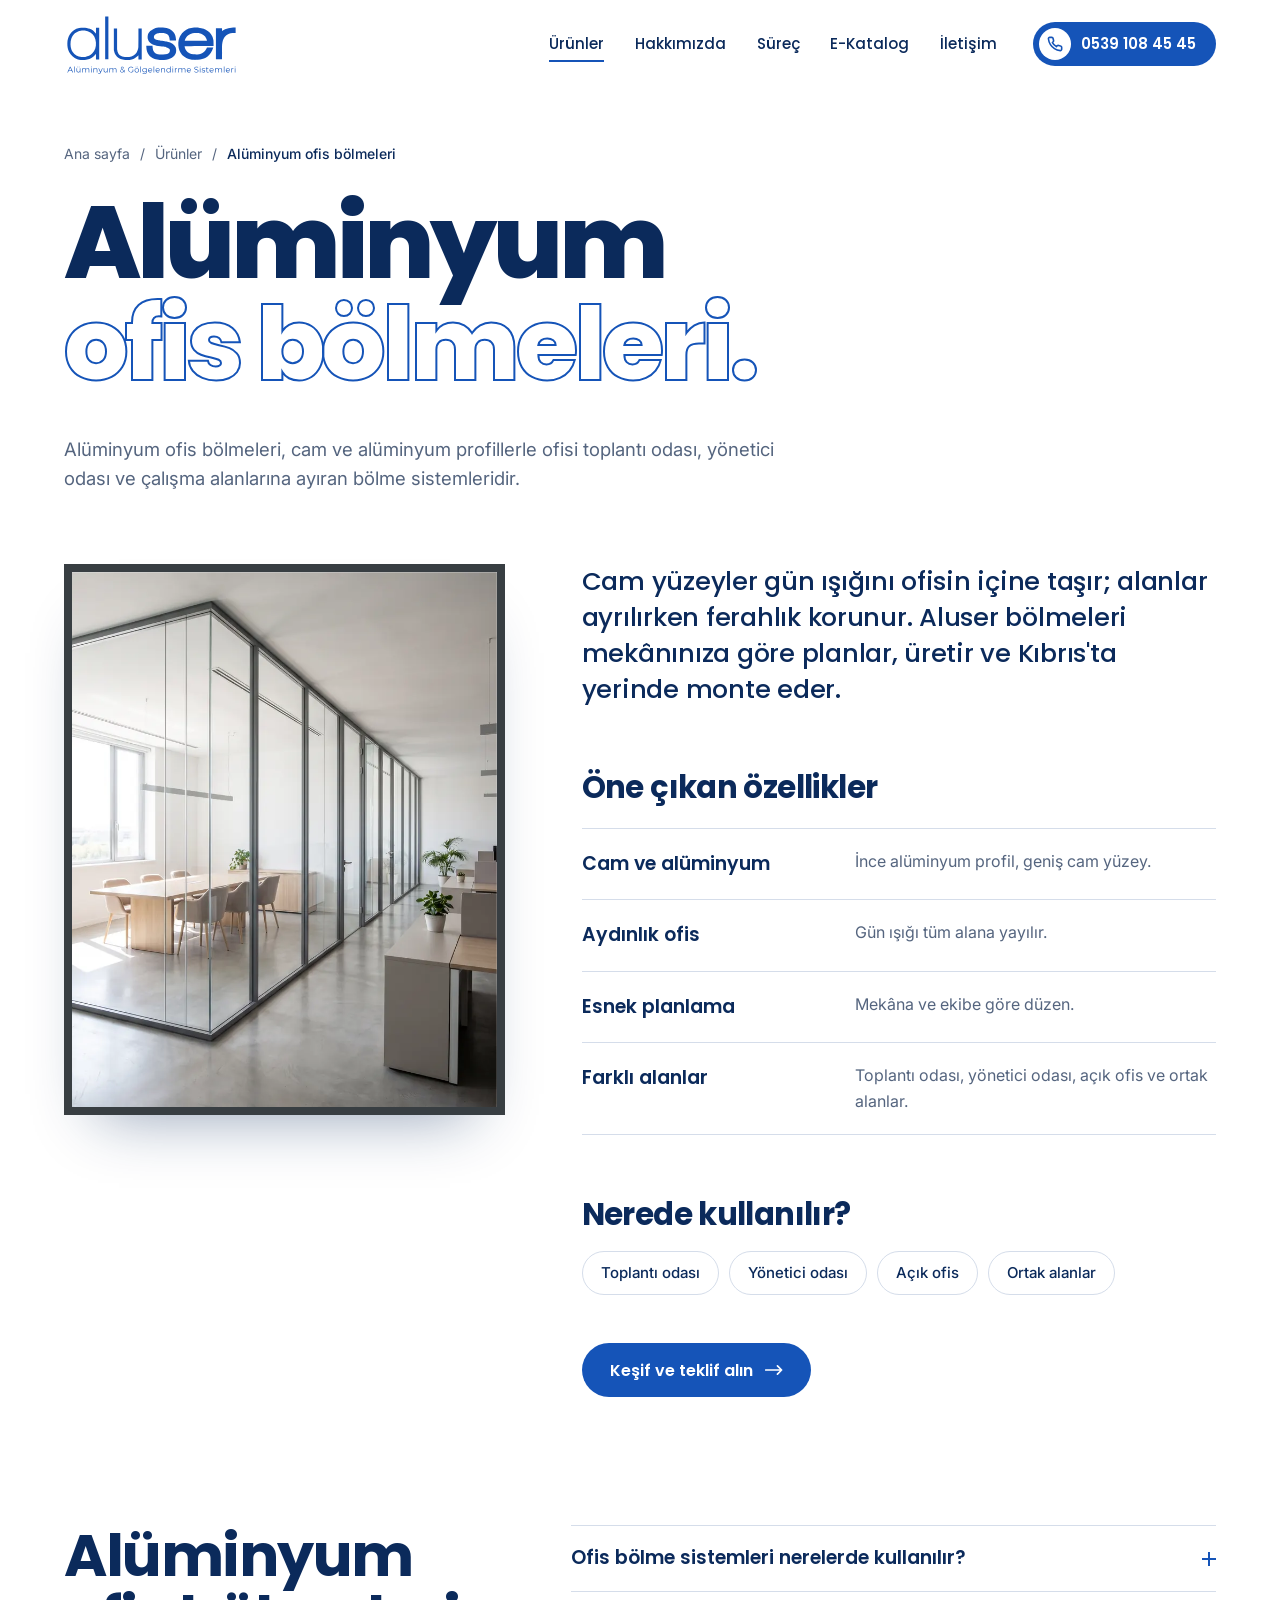
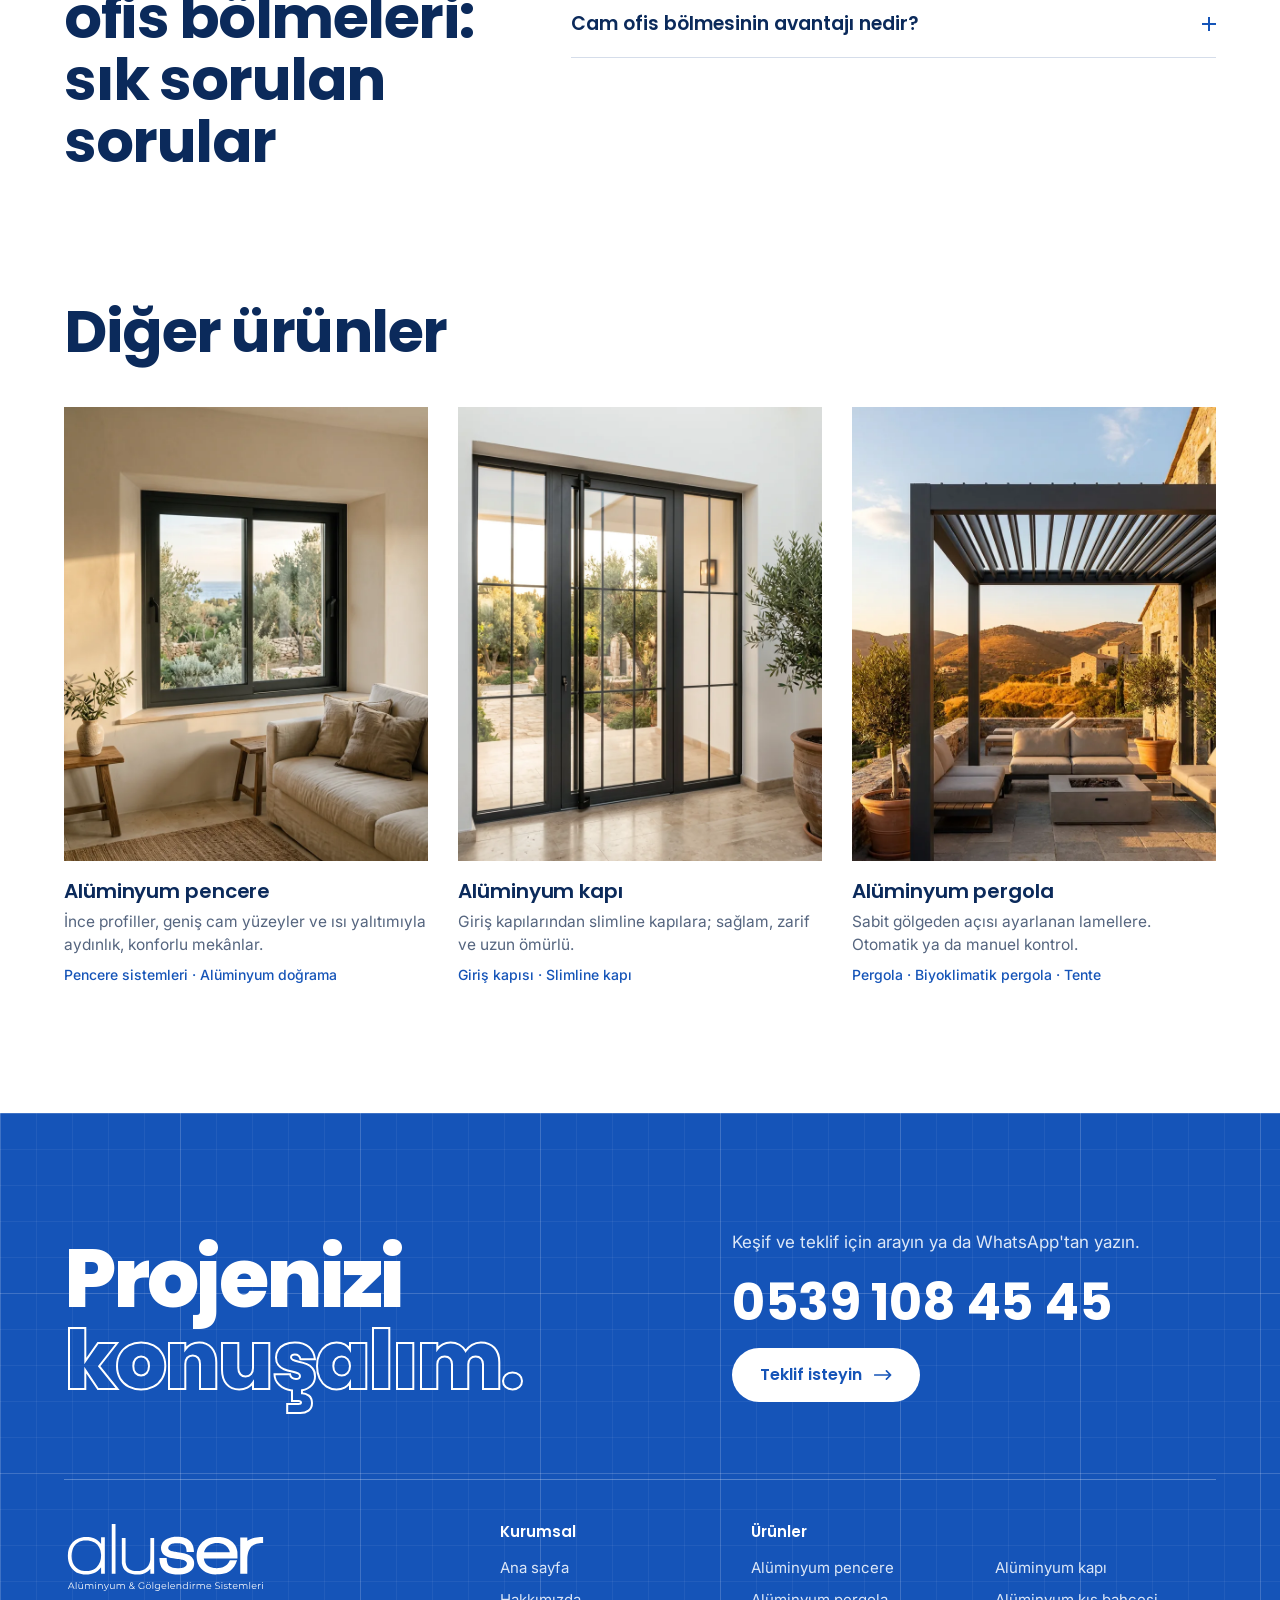
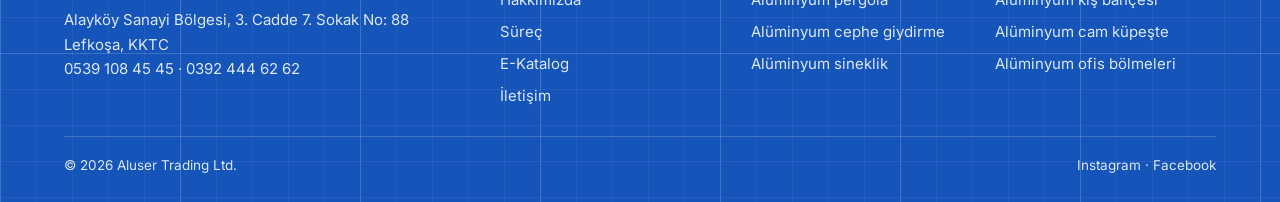
<file: aluminyum-ofis-bolmeleri.html>
<!DOCTYPE html>
<html lang="tr">
<head>
<meta charset="utf-8">
<meta name="viewport" content="width=device-width, initial-scale=1, viewport-fit=cover">
<title>Kıbrıs Ofis Bölme Sistemleri: Cam ve Alüminyum | Aluser</title>
<meta name="description" content="Cam ve alüminyum ofis bölme sistemleri: toplantı odası, yönetici odası ve açık ofisler için. Aluser, Kıbrıs. Keşif ve teklif: 0539 108 45 45.">
<meta name="robots" content="noindex, nofollow">
<meta property="og:image" content="img/og.jpg">
<meta name="theme-color" content="#1554B8">
<meta property="og:type" content="website">
<meta property="og:locale" content="tr_TR">
<meta property="og:site_name" content="Aluser Alüminyum">
<meta property="og:title" content="Kıbrıs Ofis Bölme Sistemleri: Cam ve Alüminyum | Aluser">
<meta property="og:description" content="Cam ve alüminyum ofis bölme sistemleri: toplantı odası, yönetici odası ve açık ofisler için. Aluser, Kıbrıs. Keşif ve teklif: 0539 108 45 45.">
<meta name="twitter:card" content="summary_large_image">
<link rel="icon" type="image/png" sizes="48x48" href="img/favicon.png">
<link rel="icon" type="image/png" sizes="512x512" href="img/favicon-512.png">
<link rel="apple-touch-icon" href="img/apple-touch-icon.png">
<link rel="preconnect" href="https://fonts.googleapis.com">
<link rel="preconnect" href="https://fonts.gstatic.com" crossorigin>
<link rel="stylesheet" href="https://fonts.googleapis.com/css2?family=Inter:wght@400;500;600&family=Poppins:wght@500;600;700;800&display=swap">
<link rel="stylesheet" href="css/site.css?v=202611251300">
<script>document.documentElement.className+=' js'</script>
</head>
<body>
<header class="hdr">
  <div class="wrap hdr-in">
    <a class="logo" href="./" aria-label="Aluser, ana sayfa"><img src="img/aluser-logo-sloganli.svg" alt="aluser, Alüminyum ve Gölgelendirme Sistemleri" width="1637" height="581"></a>
    <nav class="nav" aria-label="Ana menü">
      <a href="urunler.html" aria-current="page">Ürünler</a>
      <a href="hakkimizda.html">Hakkımızda</a>
      <a href="surec.html">Süreç</a>
      <a href="e-katalog.html">E-Katalog</a>
      <a href="iletisim.html">İletişim</a>
    </nav>
    <a class="call" href="tel:+905391084545" aria-label="Aluser'i arayın: 0539 108 45 45"><i><svg width="16" height="16" viewBox="0 0 24 24" fill="none" stroke="#1554B8" stroke-width="2.4" stroke-linecap="round" stroke-linejoin="round" aria-hidden="true"><path d="M22 16.92v3a2 2 0 0 1-2.18 2 19.79 19.79 0 0 1-8.63-3.07 19.5 19.5 0 0 1-6-6 19.79 19.79 0 0 1-3.07-8.67A2 2 0 0 1 4.11 2h3a2 2 0 0 1 2 1.72 12.84 12.84 0 0 0 .7 2.81 2 2 0 0 1-.45 2.11L8.09 9.91a16 16 0 0 0 6 6l1.27-1.27a2 2 0 0 1 2.11-.45 12.84 12.84 0 0 0 2.81.7A2 2 0 0 1 22 16.92z"></path></svg></i><span>0539 108 45 45</span></a>
    <button class="menu-btn" id="menu-btn" type="button" aria-expanded="false" aria-controls="mnav" aria-label="Menü"><span></span><span></span></button>
  </div>
  <nav class="mnav" id="mnav" aria-label="Mobil menü" hidden>
    <div class="wrap">
      <a href="urunler.html" aria-current="page">Ürünler</a>
      <a href="hakkimizda.html">Hakkımızda</a>
      <a href="surec.html">Süreç</a>
      <a href="e-katalog.html">E-Katalog</a>
      <a href="iletisim.html">İletişim</a>
    </div>
  </nav>
</header>

<main>
<section class="phead">
  <div class="wrap">
    <nav class="crumbs" aria-label="Sayfa yolu"><a href="./">Ana sayfa</a> <span aria-hidden="true">/</span> <a href="urunler.html">Ürünler</a> <span aria-hidden="true">/</span> <span aria-current="page">Alüminyum ofis bölmeleri</span></nav>
    <h1><span>Alüminyum</span> <span class="ol">ofis bölmeleri.</span></h1>
    <p class="lead">Alüminyum ofis bölmeleri, cam ve alüminyum profillerle ofisi toplantı odası, yönetici odası ve çalışma alanlarına ayıran bölme sistemleridir.</p>
  </div>
</section>

<section class="pd">
  <div class="wrap pd-grid">
    <figure class="pd-fig rvc"><img src="img/ofis.webp" width="800" height="1000" alt="Alüminyum çerçeveli cam ofis bölmeleri" fetchpriority="high"></figure>
    <div class="pd-body">
      <p class="pd-text rv">Cam yüzeyler gün ışığını ofisin içine taşır; alanlar ayrılırken ferahlık korunur. Aluser bölmeleri mekânınıza göre planlar, üretir ve Kıbrıs'ta yerinde monte eder.</p>
      <h2 class="rv">Öne çıkan özellikler</h2>
      <dl class="why-list"><div class="rv" style="--d:0.00s"><dt>Cam ve alüminyum</dt><dd>İnce alüminyum profil, geniş cam yüzey.</dd></div><div class="rv" style="--d:0.05s"><dt>Aydınlık ofis</dt><dd>Gün ışığı tüm alana yayılır.</dd></div><div class="rv" style="--d:0.10s"><dt>Esnek planlama</dt><dd>Mekâna ve ekibe göre düzen.</dd></div><div class="rv" style="--d:0.15s"><dt>Farklı alanlar</dt><dd>Toplantı odası, yönetici odası, açık ofis ve ortak alanlar.</dd></div></dl>
      <h2 class="rv">Nerede kullanılır?</h2>
      <ul class="chips rv"><li>Toplantı odası</li><li>Yönetici odası</li><li>Açık ofis</li><li>Ortak alanlar</li></ul>
      <a class="btn btn-primary rv" href="iletisim.html?urun=Al%C3%BCminyum%20ofis%20b%C3%B6lmeleri">Keşif ve teklif alın <svg width="18" height="12" viewBox="0 0 26 14" fill="none" stroke="currentColor" stroke-width="2.4" stroke-linecap="round" stroke-linejoin="round" aria-hidden="true"><path d="M1 7h23M18 1l6 6-6 6"></path></svg></a>
    </div>
  </div>
</section>

<section class="faqs">
  <div class="wrap faqs-grid">
    <h2 class="rv">Alüminyum ofis bölmeleri: sık sorulan sorular</h2>
    <div class="rv" style="--d:.08s"><details class="faq"><summary>Ofis bölme sistemleri nerelerde kullanılır?</summary><p>Açık ofislerde, toplantı odalarında, yönetici odalarında ve ortak alanlarda kullanılır.</p></details><details class="faq"><summary>Cam ofis bölmesinin avantajı nedir?</summary><p>Cam bölme gün ışığını geçirir; alanları ayırırken ofisin aydınlık ve ferah kalmasını sağlar.</p></details></div>
  </div>
</section>

<section class="hub rel">
  <div class="wrap">
    <h2 class="rv">Diğer ürünler</h2>
    <ul class="hub-grid"><li class="card rv" style="--d:0.00s"><a href="aluminyum-pencere.html"><figure><img src="img/pencere.webp" width="800" height="1000" loading="lazy" decoding="async" alt="Salonda antrasit alüminyum sürme pencere"></figure><h3>Alüminyum pencere</h3><p>İnce profiller, geniş cam yüzeyler ve ısı yalıtımıyla aydınlık, konforlu mekânlar.</p><p class="types">Pencere sistemleri · Alüminyum doğrama</p></a></li><li class="card rv" style="--d:0.08s"><a href="aluminyum-kapi.html"><figure><img src="img/kapi.webp" width="800" height="1000" loading="lazy" decoding="async" alt="Çıtalı camlı antrasit alüminyum çift kanat kapı"></figure><h3>Alüminyum kapı</h3><p>Giriş kapılarından slimline kapılara; sağlam, zarif ve uzun ömürlü.</p><p class="types">Giriş kapısı · Slimline kapı</p></a></li><li class="card rv" style="--d:0.16s"><a href="aluminyum-pergola.html"><figure><img src="img/pergola.webp" width="800" height="1000" loading="lazy" decoding="async" alt="Terasta lamelleri açık alüminyum biyoklimatik pergola"></figure><h3>Alüminyum pergola</h3><p>Sabit gölgeden açısı ayarlanan lamellere. Otomatik ya da manuel kontrol.</p><p class="types">Pergola · Biyoklimatik pergola · Tente</p></a></li></ul>
  </div>
</section>
</main>

<section class="contact">
  <div class="wrap band-row">
    <h2 class="rv"><span>Projenizi</span> <span class="ol-w">konuşalım.</span></h2>
    <div class="cta-side rv" style="--d:.1s">
      <p class="contact-lead">Keşif ve teklif için arayın ya da WhatsApp'tan yazın.</p>
      <a class="tel-1" href="tel:+905391084545">0539 108 45 45</a>
      <a class="btn btn-white" href="iletisim.html?urun=Al%C3%BCminyum%20ofis%20b%C3%B6lmeleri">Teklif isteyin <svg width="18" height="12" viewBox="0 0 26 14" fill="none" stroke="currentColor" stroke-width="2.4" stroke-linecap="round" stroke-linejoin="round" aria-hidden="true"><path d="M1 7h23M18 1l6 6-6 6"></path></svg></a>
    </div>
  </div>
  <div class="wrap">
    <footer class="foot">
      <div>
        <a href="./" aria-label="Aluser, ana sayfa"><img src="img/aluser-logo-beyaz.svg" width="1637" height="581" alt="aluser, Alüminyum ve Gölgelendirme Sistemleri" loading="lazy"></a>
        <address>Alayköy Sanayi Bölgesi, 3. Cadde 7. Sokak No: 88<br>Lefkoşa, KKTC<br><a href="tel:+905391084545">0539 108 45 45</a> · <a href="tel:+903924446262">0392 444 62 62</a></address>
      </div>
      <nav aria-label="Kurumsal"><p class="foot-h">Kurumsal</p><ul><li><a href="./">Ana sayfa</a></li><li><a href="hakkimizda.html">Hakkımızda</a></li><li><a href="surec.html">Süreç</a></li><li><a href="e-katalog.html">E-Katalog</a></li><li><a href="iletisim.html">İletişim</a></li></ul></nav>
      <nav aria-label="Ürünler"><p class="foot-h"><a href="urunler.html">Ürünler</a></p><ul class="cols2"><li><a href="aluminyum-pencere.html">Alüminyum pencere</a></li><li><a href="aluminyum-kapi.html">Alüminyum kapı</a></li><li><a href="aluminyum-pergola.html">Alüminyum pergola</a></li><li><a href="aluminyum-kis-bahcesi.html">Alüminyum kış bahçesi</a></li><li><a href="aluminyum-cephe-giydirme.html">Alüminyum cephe giydirme</a></li><li><a href="aluminyum-cam-kupeste.html">Alüminyum cam küpeşte</a></li><li><a href="aluminyum-sineklik.html">Alüminyum sineklik</a></li><li><a href="aluminyum-ofis-bolmeleri.html">Alüminyum ofis bölmeleri</a></li></ul></nav>
      <div class="foot-end"><span>© 2026 Aluser Trading Ltd.</span><span><a href="https://www.instagram.com/aluseraluminyum/" target="_blank" rel="noopener">Instagram</a> · <a href="https://www.facebook.com/alusertrading" target="_blank" rel="noopener">Facebook</a></span></div>
    </footer>
  </div>
</section>

<script src="js/site.js?v=202611251300"></script>
</body>
</html>
</file>
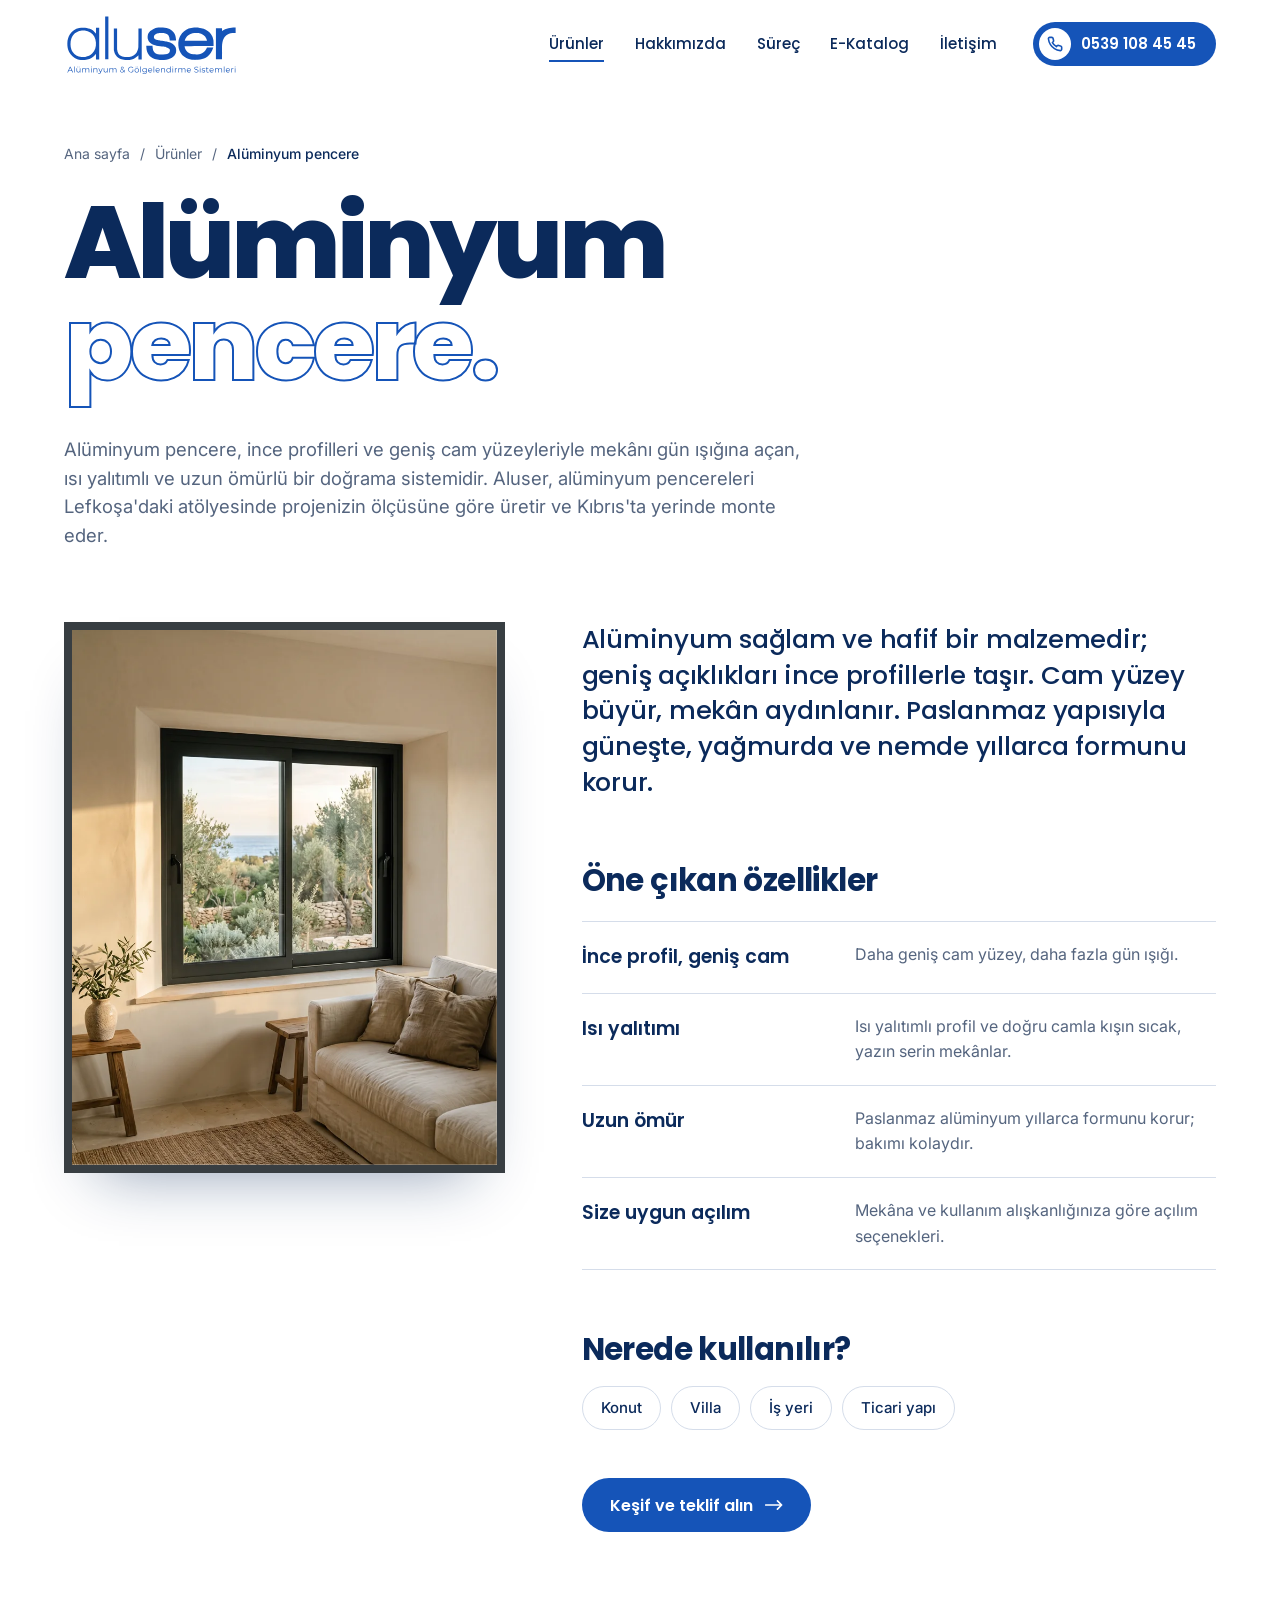
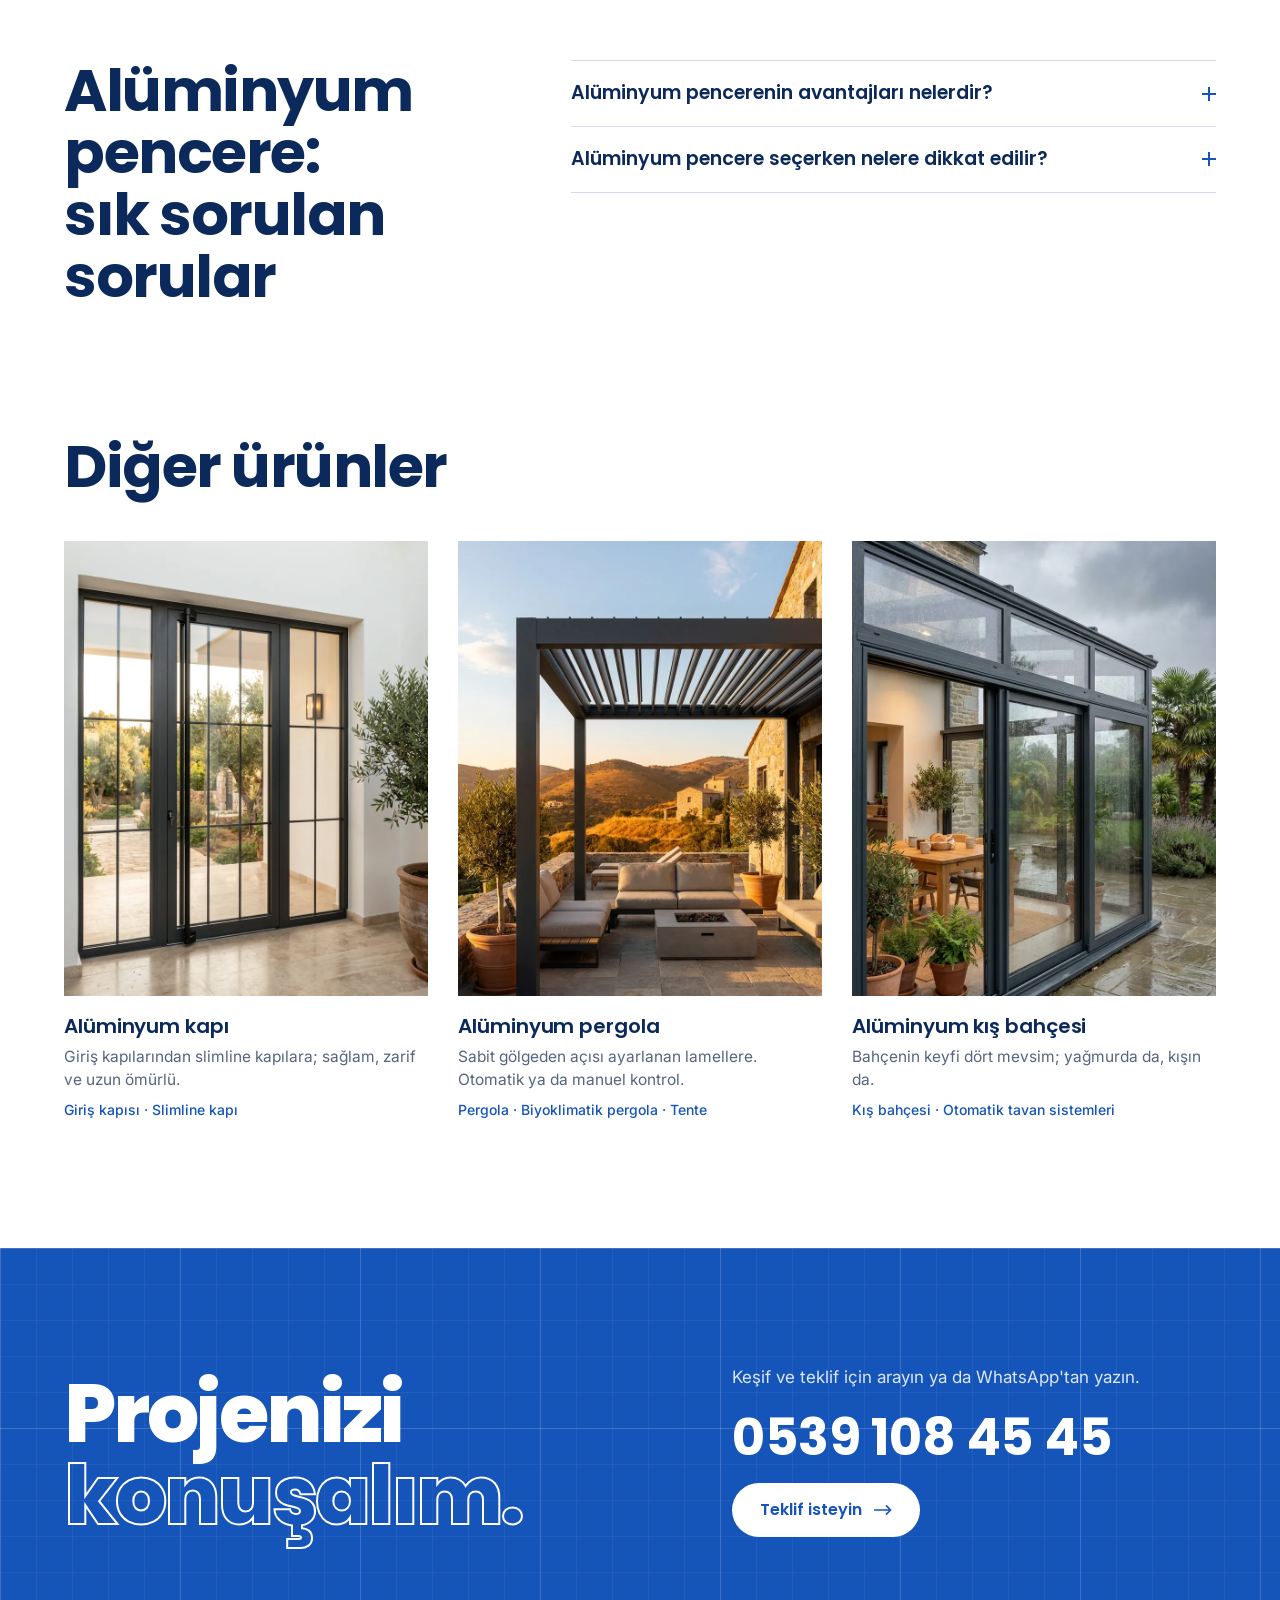
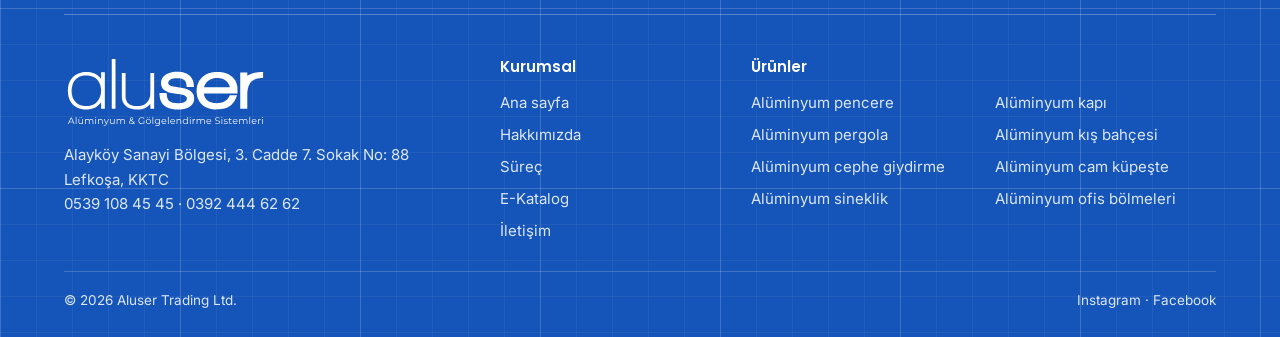
<file: aluminyum-pencere.html>
<!DOCTYPE html>
<html lang="tr">
<head>
<meta charset="utf-8">
<meta name="viewport" content="width=device-width, initial-scale=1, viewport-fit=cover">
<title>Kıbrıs Alüminyum Pencere Sistemleri | Aluser Alüminyum</title>
<meta name="description" content="Aluser, Kıbrıs'ta ısı yalıtımlı alüminyum pencere sistemlerini projenizin ölçüsüne göre üretir ve monte eder. Keşif ve teklif: 0539 108 45 45.">
<meta name="robots" content="noindex, nofollow">
<meta property="og:image" content="img/og.jpg">
<meta name="theme-color" content="#1554B8">
<meta property="og:type" content="website">
<meta property="og:locale" content="tr_TR">
<meta property="og:site_name" content="Aluser Alüminyum">
<meta property="og:title" content="Kıbrıs Alüminyum Pencere Sistemleri | Aluser Alüminyum">
<meta property="og:description" content="Aluser, Kıbrıs'ta ısı yalıtımlı alüminyum pencere sistemlerini projenizin ölçüsüne göre üretir ve monte eder. Keşif ve teklif: 0539 108 45 45.">
<meta name="twitter:card" content="summary_large_image">
<link rel="icon" type="image/png" sizes="48x48" href="img/favicon.png">
<link rel="icon" type="image/png" sizes="512x512" href="img/favicon-512.png">
<link rel="apple-touch-icon" href="img/apple-touch-icon.png">
<link rel="preconnect" href="https://fonts.googleapis.com">
<link rel="preconnect" href="https://fonts.gstatic.com" crossorigin>
<link rel="stylesheet" href="https://fonts.googleapis.com/css2?family=Inter:wght@400;500;600&family=Poppins:wght@500;600;700;800&display=swap">
<link rel="stylesheet" href="css/site.css?v=202611251300">
<script>document.documentElement.className+=' js'</script>
</head>
<body>
<header class="hdr">
  <div class="wrap hdr-in">
    <a class="logo" href="./" aria-label="Aluser, ana sayfa"><img src="img/aluser-logo-sloganli.svg" alt="aluser, Alüminyum ve Gölgelendirme Sistemleri" width="1637" height="581"></a>
    <nav class="nav" aria-label="Ana menü">
      <a href="urunler.html" aria-current="page">Ürünler</a>
      <a href="hakkimizda.html">Hakkımızda</a>
      <a href="surec.html">Süreç</a>
      <a href="e-katalog.html">E-Katalog</a>
      <a href="iletisim.html">İletişim</a>
    </nav>
    <a class="call" href="tel:+905391084545" aria-label="Aluser'i arayın: 0539 108 45 45"><i><svg width="16" height="16" viewBox="0 0 24 24" fill="none" stroke="#1554B8" stroke-width="2.4" stroke-linecap="round" stroke-linejoin="round" aria-hidden="true"><path d="M22 16.92v3a2 2 0 0 1-2.18 2 19.79 19.79 0 0 1-8.63-3.07 19.5 19.5 0 0 1-6-6 19.79 19.79 0 0 1-3.07-8.67A2 2 0 0 1 4.11 2h3a2 2 0 0 1 2 1.72 12.84 12.84 0 0 0 .7 2.81 2 2 0 0 1-.45 2.11L8.09 9.91a16 16 0 0 0 6 6l1.27-1.27a2 2 0 0 1 2.11-.45 12.84 12.84 0 0 0 2.81.7A2 2 0 0 1 22 16.92z"></path></svg></i><span>0539 108 45 45</span></a>
    <button class="menu-btn" id="menu-btn" type="button" aria-expanded="false" aria-controls="mnav" aria-label="Menü"><span></span><span></span></button>
  </div>
  <nav class="mnav" id="mnav" aria-label="Mobil menü" hidden>
    <div class="wrap">
      <a href="urunler.html" aria-current="page">Ürünler</a>
      <a href="hakkimizda.html">Hakkımızda</a>
      <a href="surec.html">Süreç</a>
      <a href="e-katalog.html">E-Katalog</a>
      <a href="iletisim.html">İletişim</a>
    </div>
  </nav>
</header>

<main>
<section class="phead">
  <div class="wrap">
    <nav class="crumbs" aria-label="Sayfa yolu"><a href="./">Ana sayfa</a> <span aria-hidden="true">/</span> <a href="urunler.html">Ürünler</a> <span aria-hidden="true">/</span> <span aria-current="page">Alüminyum pencere</span></nav>
    <h1><span>Alüminyum</span> <span class="ol">pencere.</span></h1>
    <p class="lead">Alüminyum pencere, ince profilleri ve geniş cam yüzeyleriyle mekânı gün ışığına açan, ısı yalıtımlı ve uzun ömürlü bir doğrama sistemidir. Aluser, alüminyum pencereleri Lefkoşa'daki atölyesinde projenizin ölçüsüne göre üretir ve Kıbrıs'ta yerinde monte eder.</p>
  </div>
</section>

<section class="pd">
  <div class="wrap pd-grid">
    <figure class="pd-fig rvc"><img src="img/pencere.webp" width="800" height="1000" alt="Salonda antrasit alüminyum sürme pencere" fetchpriority="high"></figure>
    <div class="pd-body">
      <p class="pd-text rv">Alüminyum sağlam ve hafif bir malzemedir; geniş açıklıkları ince profillerle taşır. Cam yüzey büyür, mekân aydınlanır. Paslanmaz yapısıyla güneşte, yağmurda ve nemde yıllarca formunu korur.</p>
      <h2 class="rv">Öne çıkan özellikler</h2>
      <dl class="why-list"><div class="rv" style="--d:0.00s"><dt>İnce profil, geniş cam</dt><dd>Daha geniş cam yüzey, daha fazla gün ışığı.</dd></div><div class="rv" style="--d:0.05s"><dt>Isı yalıtımı</dt><dd>Isı yalıtımlı profil ve doğru camla kışın sıcak, yazın serin mekânlar.</dd></div><div class="rv" style="--d:0.10s"><dt>Uzun ömür</dt><dd>Paslanmaz alüminyum yıllarca formunu korur; bakımı kolaydır.</dd></div><div class="rv" style="--d:0.15s"><dt>Size uygun açılım</dt><dd>Mekâna ve kullanım alışkanlığınıza göre açılım seçenekleri.</dd></div></dl>
      <h2 class="rv">Nerede kullanılır?</h2>
      <ul class="chips rv"><li>Konut</li><li>Villa</li><li>İş yeri</li><li>Ticari yapı</li></ul>
      <a class="btn btn-primary rv" href="iletisim.html?urun=Al%C3%BCminyum%20pencere">Keşif ve teklif alın <svg width="18" height="12" viewBox="0 0 26 14" fill="none" stroke="currentColor" stroke-width="2.4" stroke-linecap="round" stroke-linejoin="round" aria-hidden="true"><path d="M1 7h23M18 1l6 6-6 6"></path></svg></a>
    </div>
  </div>
</section>

<section class="faqs">
  <div class="wrap faqs-grid">
    <h2 class="rv">Alüminyum pencere: sık sorulan sorular</h2>
    <div class="rv" style="--d:.08s"><details class="faq"><summary>Alüminyum pencerenin avantajları nelerdir?</summary><p>Alüminyum pencere sağlam ve hafiftir, paslanmazdır ve bakımı kolaydır. İnce profilleri sayesinde cam yüzeyi geniştir; ısı yalıtımlı sistemlerle enerji verimliliği sağlar. Alüminyum geri dönüştürülebilir bir malzemedir.</p></details><details class="faq"><summary>Alüminyum pencere seçerken nelere dikkat edilir?</summary><p>Dört noktaya bakın: ısı yalıtımlı profil, doğru cam, mekâna uygun açılım ve uzman montaj. Aluser keşifte ölçü alır ve projenize uygun sistemi sizinle birlikte seçer.</p></details></div>
  </div>
</section>

<section class="hub rel">
  <div class="wrap">
    <h2 class="rv">Diğer ürünler</h2>
    <ul class="hub-grid"><li class="card rv" style="--d:0.00s"><a href="aluminyum-kapi.html"><figure><img src="img/kapi.webp" width="800" height="1000" loading="lazy" decoding="async" alt="Çıtalı camlı antrasit alüminyum çift kanat kapı"></figure><h3>Alüminyum kapı</h3><p>Giriş kapılarından slimline kapılara; sağlam, zarif ve uzun ömürlü.</p><p class="types">Giriş kapısı · Slimline kapı</p></a></li><li class="card rv" style="--d:0.08s"><a href="aluminyum-pergola.html"><figure><img src="img/pergola.webp" width="800" height="1000" loading="lazy" decoding="async" alt="Terasta lamelleri açık alüminyum biyoklimatik pergola"></figure><h3>Alüminyum pergola</h3><p>Sabit gölgeden açısı ayarlanan lamellere. Otomatik ya da manuel kontrol.</p><p class="types">Pergola · Biyoklimatik pergola · Tente</p></a></li><li class="card rv" style="--d:0.16s"><a href="aluminyum-kis-bahcesi.html"><figure><img src="img/kisbahcesi.webp" width="800" height="1000" loading="lazy" decoding="async" alt="Alüminyum çerçeveli cam kış bahçesi"></figure><h3>Alüminyum kış bahçesi</h3><p>Bahçenin keyfi dört mevsim; yağmurda da, kışın da.</p><p class="types">Kış bahçesi · Otomatik tavan sistemleri</p></a></li></ul>
  </div>
</section>
</main>

<section class="contact">
  <div class="wrap band-row">
    <h2 class="rv"><span>Projenizi</span> <span class="ol-w">konuşalım.</span></h2>
    <div class="cta-side rv" style="--d:.1s">
      <p class="contact-lead">Keşif ve teklif için arayın ya da WhatsApp'tan yazın.</p>
      <a class="tel-1" href="tel:+905391084545">0539 108 45 45</a>
      <a class="btn btn-white" href="iletisim.html?urun=Al%C3%BCminyum%20pencere">Teklif isteyin <svg width="18" height="12" viewBox="0 0 26 14" fill="none" stroke="currentColor" stroke-width="2.4" stroke-linecap="round" stroke-linejoin="round" aria-hidden="true"><path d="M1 7h23M18 1l6 6-6 6"></path></svg></a>
    </div>
  </div>
  <div class="wrap">
    <footer class="foot">
      <div>
        <a href="./" aria-label="Aluser, ana sayfa"><img src="img/aluser-logo-beyaz.svg" width="1637" height="581" alt="aluser, Alüminyum ve Gölgelendirme Sistemleri" loading="lazy"></a>
        <address>Alayköy Sanayi Bölgesi, 3. Cadde 7. Sokak No: 88<br>Lefkoşa, KKTC<br><a href="tel:+905391084545">0539 108 45 45</a> · <a href="tel:+903924446262">0392 444 62 62</a></address>
      </div>
      <nav aria-label="Kurumsal"><p class="foot-h">Kurumsal</p><ul><li><a href="./">Ana sayfa</a></li><li><a href="hakkimizda.html">Hakkımızda</a></li><li><a href="surec.html">Süreç</a></li><li><a href="e-katalog.html">E-Katalog</a></li><li><a href="iletisim.html">İletişim</a></li></ul></nav>
      <nav aria-label="Ürünler"><p class="foot-h"><a href="urunler.html">Ürünler</a></p><ul class="cols2"><li><a href="aluminyum-pencere.html">Alüminyum pencere</a></li><li><a href="aluminyum-kapi.html">Alüminyum kapı</a></li><li><a href="aluminyum-pergola.html">Alüminyum pergola</a></li><li><a href="aluminyum-kis-bahcesi.html">Alüminyum kış bahçesi</a></li><li><a href="aluminyum-cephe-giydirme.html">Alüminyum cephe giydirme</a></li><li><a href="aluminyum-cam-kupeste.html">Alüminyum cam küpeşte</a></li><li><a href="aluminyum-sineklik.html">Alüminyum sineklik</a></li><li><a href="aluminyum-ofis-bolmeleri.html">Alüminyum ofis bölmeleri</a></li></ul></nav>
      <div class="foot-end"><span>© 2026 Aluser Trading Ltd.</span><span><a href="https://www.instagram.com/aluseraluminyum/" target="_blank" rel="noopener">Instagram</a> · <a href="https://www.facebook.com/alusertrading" target="_blank" rel="noopener">Facebook</a></span></div>
    </footer>
  </div>
</section>

<script src="js/site.js?v=202611251300"></script>
</body>
</html>
</file>
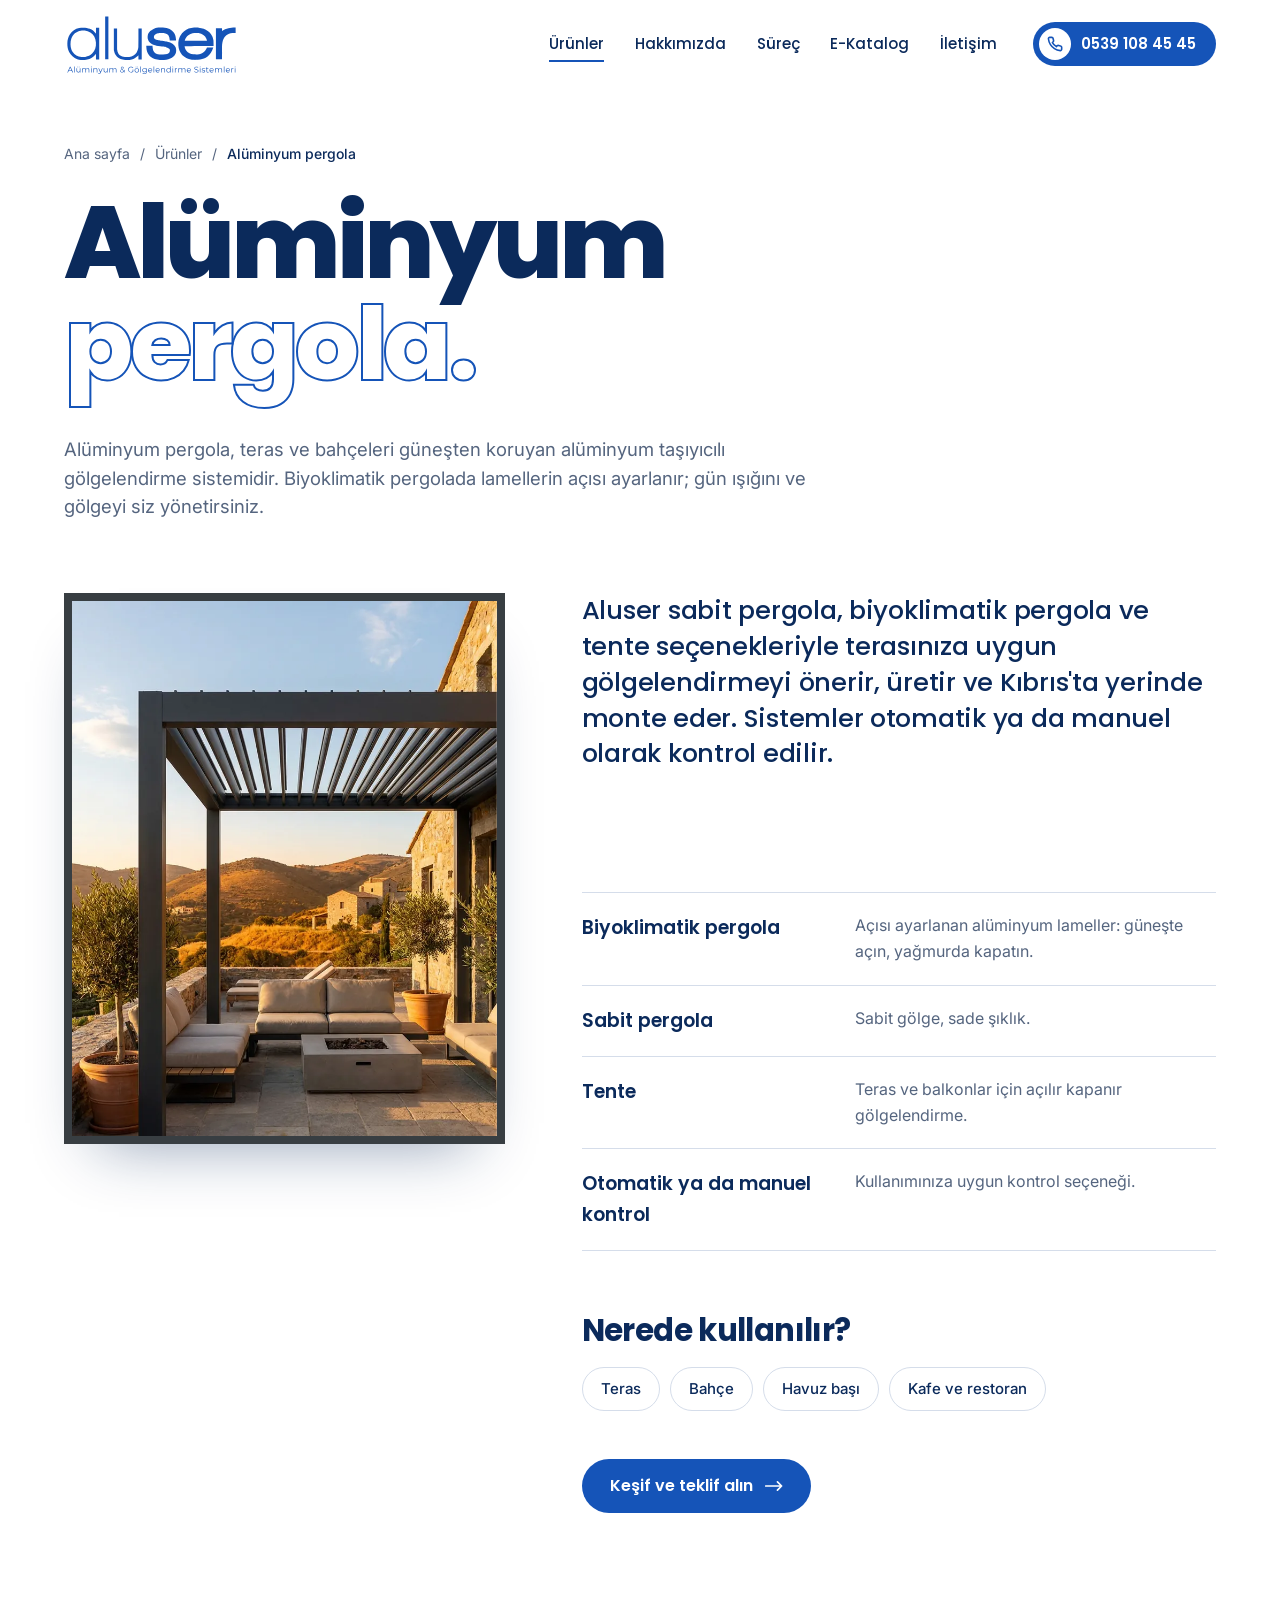
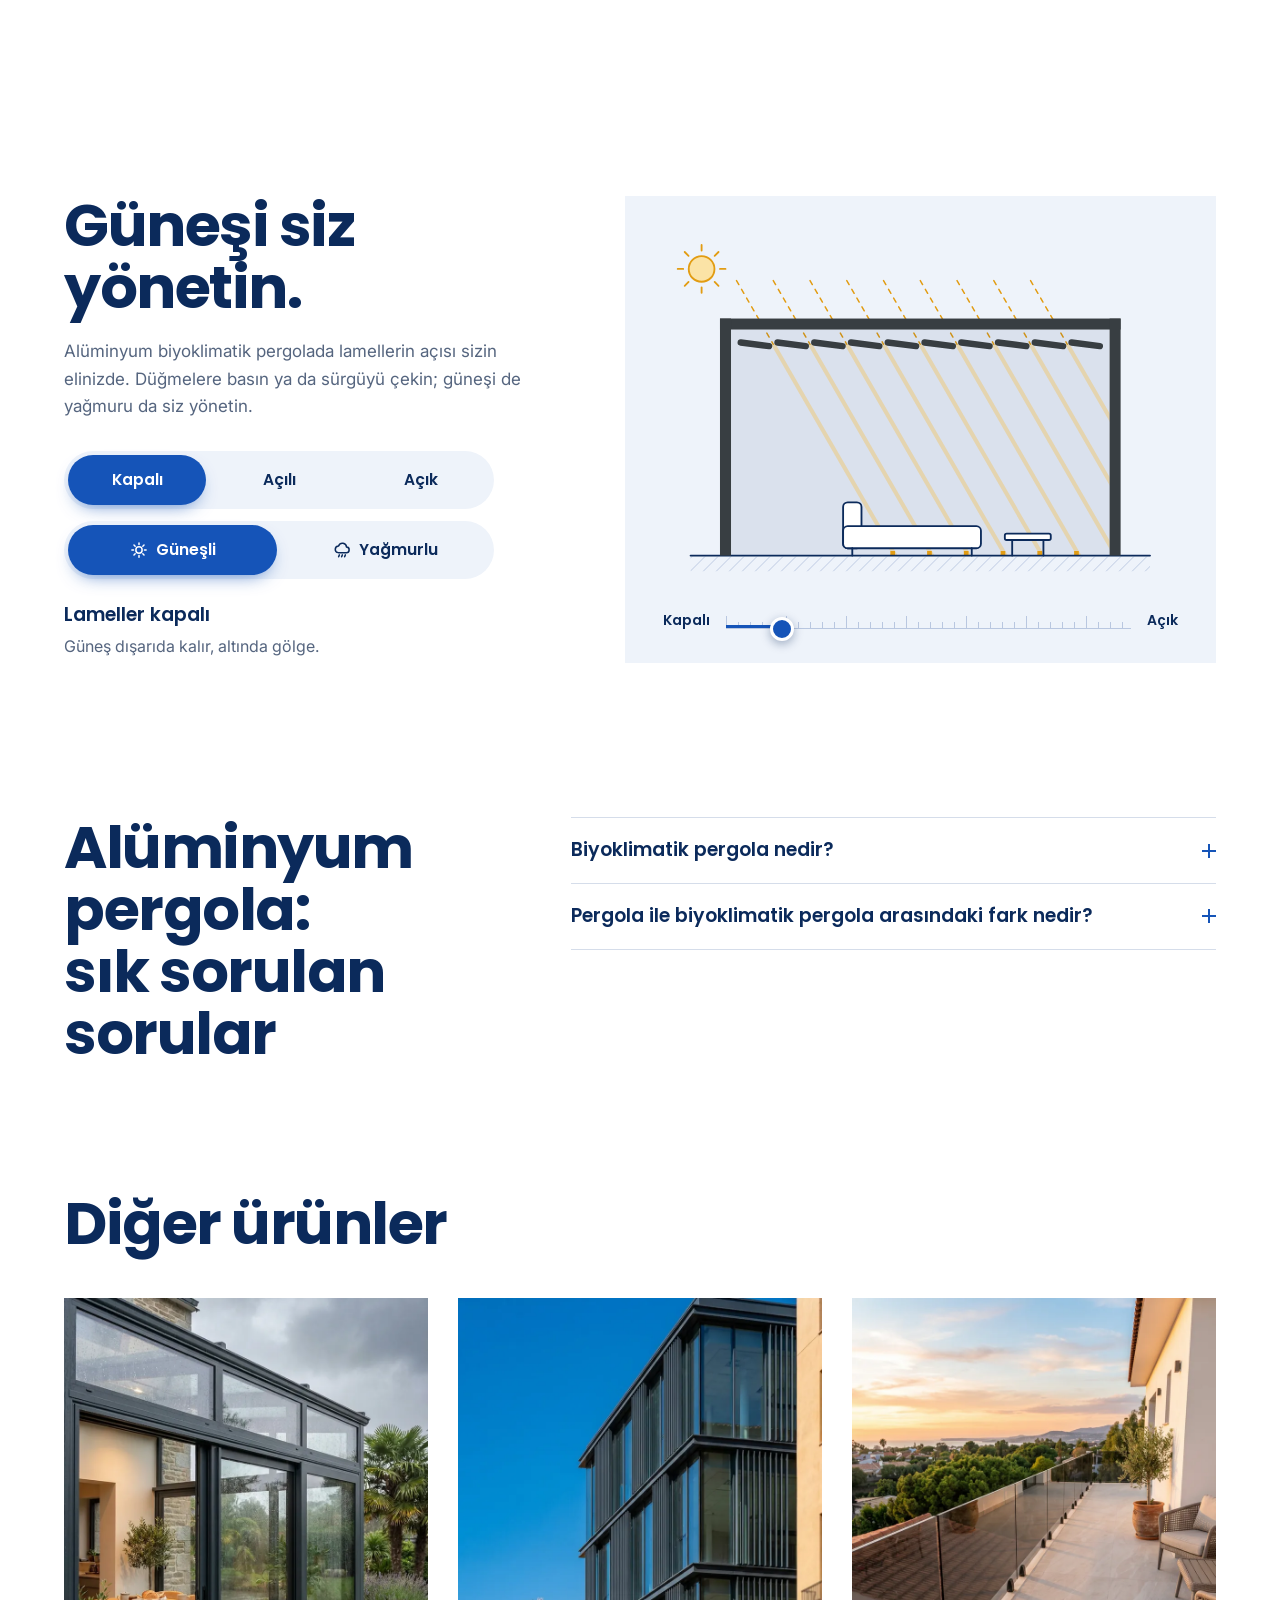
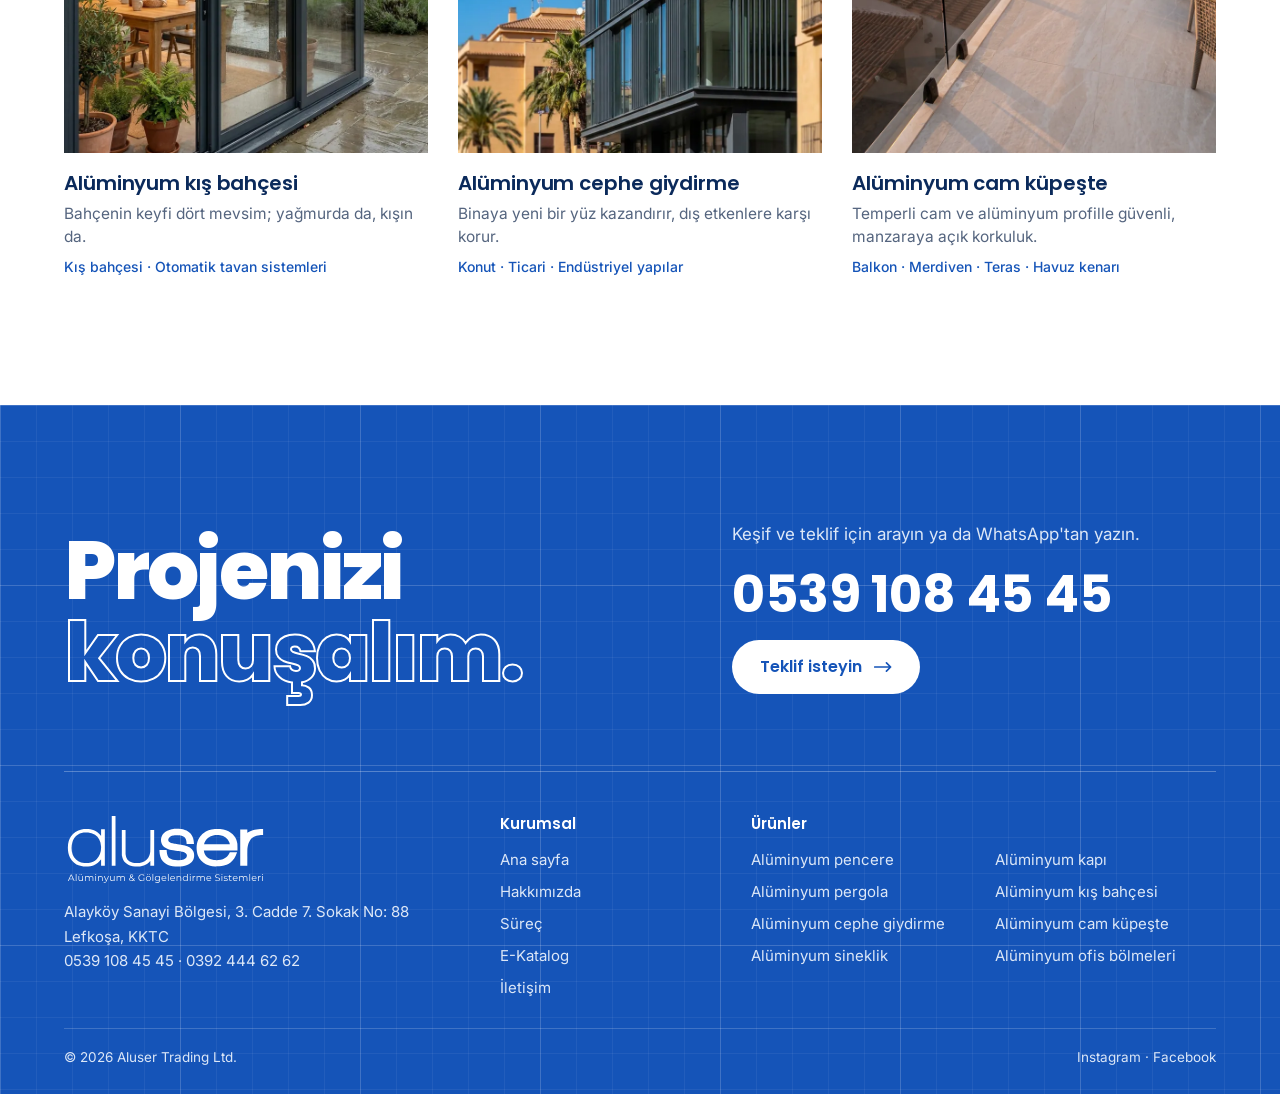
<file: aluminyum-pergola.html>
<!DOCTYPE html>
<html lang="tr">
<head>
<meta charset="utf-8">
<meta name="viewport" content="width=device-width, initial-scale=1, viewport-fit=cover">
<title>Kıbrıs Alüminyum Pergola ve Biyoklimatik Pergola | Aluser</title>
<meta name="description" content="Alüminyum pergola, biyoklimatik pergola ve tente: Aluser, Kıbrıs'ta terasınıza uygun gölgelendirme sistemini üretir ve monte eder. Keşif ve teklif: 0539 108 45 45.">
<meta name="robots" content="noindex, nofollow">
<meta property="og:image" content="img/og.jpg">
<meta name="theme-color" content="#1554B8">
<meta property="og:type" content="website">
<meta property="og:locale" content="tr_TR">
<meta property="og:site_name" content="Aluser Alüminyum">
<meta property="og:title" content="Kıbrıs Alüminyum Pergola ve Biyoklimatik Pergola | Aluser">
<meta property="og:description" content="Alüminyum pergola, biyoklimatik pergola ve tente: Aluser, Kıbrıs'ta terasınıza uygun gölgelendirme sistemini üretir ve monte eder. Keşif ve teklif: 0539 108 45 45.">
<meta name="twitter:card" content="summary_large_image">
<link rel="icon" type="image/png" sizes="48x48" href="img/favicon.png">
<link rel="icon" type="image/png" sizes="512x512" href="img/favicon-512.png">
<link rel="apple-touch-icon" href="img/apple-touch-icon.png">
<link rel="preconnect" href="https://fonts.googleapis.com">
<link rel="preconnect" href="https://fonts.gstatic.com" crossorigin>
<link rel="stylesheet" href="https://fonts.googleapis.com/css2?family=Inter:wght@400;500;600&family=Poppins:wght@500;600;700;800&display=swap">
<link rel="stylesheet" href="css/site.css?v=202611251300">
<script>document.documentElement.className+=' js'</script>
</head>
<body>
<header class="hdr">
  <div class="wrap hdr-in">
    <a class="logo" href="./" aria-label="Aluser, ana sayfa"><img src="img/aluser-logo-sloganli.svg" alt="aluser, Alüminyum ve Gölgelendirme Sistemleri" width="1637" height="581"></a>
    <nav class="nav" aria-label="Ana menü">
      <a href="urunler.html" aria-current="page">Ürünler</a>
      <a href="hakkimizda.html">Hakkımızda</a>
      <a href="surec.html">Süreç</a>
      <a href="e-katalog.html">E-Katalog</a>
      <a href="iletisim.html">İletişim</a>
    </nav>
    <a class="call" href="tel:+905391084545" aria-label="Aluser'i arayın: 0539 108 45 45"><i><svg width="16" height="16" viewBox="0 0 24 24" fill="none" stroke="#1554B8" stroke-width="2.4" stroke-linecap="round" stroke-linejoin="round" aria-hidden="true"><path d="M22 16.92v3a2 2 0 0 1-2.18 2 19.79 19.79 0 0 1-8.63-3.07 19.5 19.5 0 0 1-6-6 19.79 19.79 0 0 1-3.07-8.67A2 2 0 0 1 4.11 2h3a2 2 0 0 1 2 1.72 12.84 12.84 0 0 0 .7 2.81 2 2 0 0 1-.45 2.11L8.09 9.91a16 16 0 0 0 6 6l1.27-1.27a2 2 0 0 1 2.11-.45 12.84 12.84 0 0 0 2.81.7A2 2 0 0 1 22 16.92z"></path></svg></i><span>0539 108 45 45</span></a>
    <button class="menu-btn" id="menu-btn" type="button" aria-expanded="false" aria-controls="mnav" aria-label="Menü"><span></span><span></span></button>
  </div>
  <nav class="mnav" id="mnav" aria-label="Mobil menü" hidden>
    <div class="wrap">
      <a href="urunler.html" aria-current="page">Ürünler</a>
      <a href="hakkimizda.html">Hakkımızda</a>
      <a href="surec.html">Süreç</a>
      <a href="e-katalog.html">E-Katalog</a>
      <a href="iletisim.html">İletişim</a>
    </div>
  </nav>
</header>

<main>
<section class="phead">
  <div class="wrap">
    <nav class="crumbs" aria-label="Sayfa yolu"><a href="./">Ana sayfa</a> <span aria-hidden="true">/</span> <a href="urunler.html">Ürünler</a> <span aria-hidden="true">/</span> <span aria-current="page">Alüminyum pergola</span></nav>
    <h1><span>Alüminyum</span> <span class="ol">pergola.</span></h1>
    <p class="lead">Alüminyum pergola, teras ve bahçeleri güneşten koruyan alüminyum taşıyıcılı gölgelendirme sistemidir. Biyoklimatik pergolada lamellerin açısı ayarlanır; gün ışığını ve gölgeyi siz yönetirsiniz.</p>
  </div>
</section>

<section class="pd">
  <div class="wrap pd-grid">
    <figure class="pd-fig rvc"><img src="img/pergola.webp" width="800" height="1000" alt="Terasta lamelleri açık alüminyum biyoklimatik pergola" fetchpriority="high"></figure>
    <div class="pd-body">
      <p class="pd-text rv">Aluser sabit pergola, biyoklimatik pergola ve tente seçenekleriyle terasınıza uygun gölgelendirmeyi önerir, üretir ve Kıbrıs'ta yerinde monte eder. Sistemler otomatik ya da manuel olarak kontrol edilir.</p>
      <h2 class="rv">Öne çıkan özellikler</h2>
      <dl class="why-list"><div class="rv" style="--d:0.00s"><dt>Biyoklimatik pergola</dt><dd>Açısı ayarlanan alüminyum lameller: güneşte açın, yağmurda kapatın.</dd></div><div class="rv" style="--d:0.05s"><dt>Sabit pergola</dt><dd>Sabit gölge, sade şıklık.</dd></div><div class="rv" style="--d:0.10s"><dt>Tente</dt><dd>Teras ve balkonlar için açılır kapanır gölgelendirme.</dd></div><div class="rv" style="--d:0.15s"><dt>Otomatik ya da manuel kontrol</dt><dd>Kullanımınıza uygun kontrol seçeneği.</dd></div></dl>
      <h2 class="rv">Nerede kullanılır?</h2>
      <ul class="chips rv"><li>Teras</li><li>Bahçe</li><li>Havuz başı</li><li>Kafe ve restoran</li></ul>
      <a class="btn btn-primary rv" href="iletisim.html?urun=Al%C3%BCminyum%20pergola">Keşif ve teklif alın <svg width="18" height="12" viewBox="0 0 26 14" fill="none" stroke="currentColor" stroke-width="2.4" stroke-linecap="round" stroke-linejoin="round" aria-hidden="true"><path d="M1 7h23M18 1l6 6-6 6"></path></svg></a>
    </div>
  </div>
</section>

<section class="louvre" id="biyoklimatik">
  <div class="wrap louvre-grid">
    <div class="louvre-head">
      <h2 class="rv">Güneşi siz yönetin.</h2>
      <p class="rv" style="--d:.08s">Alüminyum biyoklimatik pergolada lamellerin açısı sizin elinizde. Düğmelere basın ya da sürgüyü çekin; güneşi de yağmuru da siz yönetin.</p>
    </div>
    <figure class="louvre-fig" id="louvre-fig">
      <svg viewBox="0 0 560 392" role="img" aria-label="Biyoklimatik pergola kesiti: lameller kapalıyken güneş ve yağmur dışarıda kalır, lameller açıldıkça gün ışığı içeri girer">
        <defs>
          <clipPath id="pg-in"><rect x="74" y="104" width="412" height="246"></rect></clipPath>
          <pattern id="hatch" width="10" height="10" patternUnits="userSpaceOnUse" patternTransform="rotate(45)"><line x1="0" y1="0" x2="0" y2="10" stroke="#B9C7E0" stroke-width="1.5"></line></pattern>
        </defs>
        <rect x="30" y="351" width="500" height="16" fill="url(#hatch)"></rect>
        <g class="pg-sun" fill="none" stroke="#E29C12" stroke-width="2" stroke-linecap="round">
          <circle cx="42" cy="38" r="14" fill="#FBE3A6"></circle>
          <path d="M42 12v6M42 58v6M16 38h6M62 38h6M23.600 19.600l4.200 4.200M56.200 52.200l4.200 4.200M60.400 19.600l-4.200 4.200M27.800 52.200l-4.200 4.200"></path>
        </g>
        <g class="pg-cloud" fill="#FFFFFF" stroke="#0B2A5B" stroke-width="2" stroke-linejoin="round"><path d="M30 54h36a10.500 10.500 0 0 0 2-20.800a14.500 14.500 0 0 0-28-3.400a12 12 0 0 0-10 24.200z"></path></g>
        <g class="pg-rays" fill="none" stroke="#E29C12" stroke-width="1.6" stroke-dasharray="5 6" stroke-linecap="round"><path d="M80 50.700l40 69.300M120 50.700l40 69.300M160 50.700l40 69.300M200 50.700l40 69.300M240 50.700l40 69.300M280 50.700l40 69.300M320 50.700l40 69.300M360 50.700l40 69.300M400 50.700l40 69.300"></path></g>
        <g clip-path="url(#pg-in)">
          <rect id="pg-shade" x="74" y="104" width="412" height="246" fill="#0B2A5B" opacity=".1"></rect>
          <g class="pg-light"><g id="pg-beams" fill="#F4BE4A" fill-opacity=".38"></g><g id="pg-patches" fill="#E29C12"></g></g>
          <g class="pg-rain"><g id="pg-rain-in"></g></g>
        </g>
        <g class="pg-rain" id="pg-rain-out"></g>
        <g fill="#FFFFFF" stroke="#0B2A5B" stroke-width="2" stroke-linejoin="round">
          <rect x="196" y="292" width="20" height="50" rx="5"></rect>
          <rect x="196" y="318" width="150" height="24" rx="5"></rect>
          <path d="M206 342v8M336 342v8" fill="none" stroke-linecap="round"></path>
          <rect x="372" y="326" width="50" height="7" rx="2"></rect>
          <path d="M380 333v17M414 333v17" fill="none" stroke-linecap="round"></path>
        </g>
        <line x1="30" y1="350" x2="530" y2="350" stroke="#0B2A5B" stroke-width="2" stroke-linecap="round"></line>
        <g fill="#383E42">
          <rect x="62" y="92" width="436" height="12"></rect>
          <rect x="62" y="92" width="12" height="258"></rect>
          <rect x="486" y="92" width="12" height="258"></rect>
        </g>
        <g id="blades" fill="#383E42"><rect class="blade" x="81" y="116.500" width="38" height="7" rx="3.500"></rect><rect class="blade" x="121" y="116.500" width="38" height="7" rx="3.500"></rect><rect class="blade" x="161" y="116.500" width="38" height="7" rx="3.500"></rect><rect class="blade" x="201" y="116.500" width="38" height="7" rx="3.500"></rect><rect class="blade" x="241" y="116.500" width="38" height="7" rx="3.500"></rect><rect class="blade" x="281" y="116.500" width="38" height="7" rx="3.500"></rect><rect class="blade" x="321" y="116.500" width="38" height="7" rx="3.500"></rect><rect class="blade" x="361" y="116.500" width="38" height="7" rx="3.500"></rect><rect class="blade" x="401" y="116.500" width="38" height="7" rx="3.500"></rect><rect class="blade" x="441" y="116.500" width="38" height="7" rx="3.500"></rect></g>
      </svg>
      <div class="dial"><span>Kapalı</span><input class="pg-range" id="pg-range" type="range" min="0" max="60" step="1" value="0" aria-label="Lamel açısı"><span>Açık</span></div>
    </figure>
    <div class="louvre-ctrl rv" style="--d:.14s">
      <div class="seg" role="group" aria-label="Lamel konumu">
        <button type="button" data-a="0" aria-pressed="true">Kapalı</button>
        <button type="button" data-a="30" aria-pressed="false">Açılı</button>
        <button type="button" data-a="60" aria-pressed="false">Açık</button>
      </div>
      <div class="seg" role="group" aria-label="Hava durumu">
        <button type="button" data-w="sun" aria-pressed="true"><svg width="18" height="18" viewBox="0 0 24 24" fill="none" stroke="currentColor" stroke-width="2" stroke-linecap="round" aria-hidden="true"><circle cx="12" cy="12" r="4.2"></circle><path d="M12 2.500v2.200M12 19.300v2.200M2.500 12h2.200M19.300 12h2.200M5.300 5.300l1.600 1.600M17.100 17.100l1.600 1.600M18.700 5.300l-1.600 1.600M6.900 17.100l-1.600 1.600"></path></svg>Güneşli</button>
        <button type="button" data-w="rain" aria-pressed="false"><svg width="18" height="18" viewBox="0 0 24 24" fill="none" stroke="currentColor" stroke-width="2" stroke-linecap="round" stroke-linejoin="round" aria-hidden="true"><path d="M7 15.500a4.500 4.500 0 0 1 .5-8.970 5.500 5.500 0 0 1 10.600 1.570A3.700 3.700 0 0 1 17.500 15.500z"></path><path d="M8.500 18.500l-1 2.500M12.500 18.500l-1 2.500M16.500 18.500l-1 2.500"></path></svg>Yağmurlu</button>
      </div>
      <p class="pg-status" id="pg-status" aria-live="polite"><b>Lameller kapalı</b><span>Güneş dışarıda kalır, altında gölge.</span></p>
    </div>
  </div>
</section>

<section class="faqs">
  <div class="wrap faqs-grid">
    <h2 class="rv">Alüminyum pergola: sık sorulan sorular</h2>
    <div class="rv" style="--d:.08s"><details class="faq"><summary>Biyoklimatik pergola nedir?</summary><p>Biyoklimatik pergola, çatısındaki alüminyum lamellerin açısı ayarlanabilen pergola sistemidir. Lameller açıldığında gün ışığı ve hava içeri girer; kapandığında gölge sağlar ve yağmurda korur.</p></details><details class="faq"><summary>Pergola ile biyoklimatik pergola arasındaki fark nedir?</summary><p>Alüminyum pergola sabit gölge verir. Biyoklimatik pergolada lamellerin açısını siz belirlersiniz; güneşi, gölgeyi ve havalandırmayı ihtiyaca göre ayarlarsınız.</p></details></div>
  </div>
</section>

<section class="hub rel">
  <div class="wrap">
    <h2 class="rv">Diğer ürünler</h2>
    <ul class="hub-grid"><li class="card rv" style="--d:0.00s"><a href="aluminyum-kis-bahcesi.html"><figure><img src="img/kisbahcesi.webp" width="800" height="1000" loading="lazy" decoding="async" alt="Alüminyum çerçeveli cam kış bahçesi"></figure><h3>Alüminyum kış bahçesi</h3><p>Bahçenin keyfi dört mevsim; yağmurda da, kışın da.</p><p class="types">Kış bahçesi · Otomatik tavan sistemleri</p></a></li><li class="card rv" style="--d:0.08s"><a href="aluminyum-cephe-giydirme.html"><figure><img src="img/cephe.webp" width="800" height="1000" loading="lazy" decoding="async" alt="Alüminyum cephe giydirme ve güneş kırıcılı modern bina"></figure><h3>Alüminyum cephe giydirme</h3><p>Binaya yeni bir yüz kazandırır, dış etkenlere karşı korur.</p><p class="types">Konut · Ticari · Endüstriyel yapılar</p></a></li><li class="card rv" style="--d:0.16s"><a href="aluminyum-cam-kupeste.html"><figure><img src="img/kupeste.webp" width="800" height="1000" loading="lazy" decoding="async" alt="Terasta manzaraya açılan alüminyum cam küpeşte"></figure><h3>Alüminyum cam küpeşte</h3><p>Temperli cam ve alüminyum profille güvenli, manzaraya açık korkuluk.</p><p class="types">Balkon · Merdiven · Teras · Havuz kenarı</p></a></li></ul>
  </div>
</section>
</main>

<section class="contact">
  <div class="wrap band-row">
    <h2 class="rv"><span>Projenizi</span> <span class="ol-w">konuşalım.</span></h2>
    <div class="cta-side rv" style="--d:.1s">
      <p class="contact-lead">Keşif ve teklif için arayın ya da WhatsApp'tan yazın.</p>
      <a class="tel-1" href="tel:+905391084545">0539 108 45 45</a>
      <a class="btn btn-white" href="iletisim.html?urun=Al%C3%BCminyum%20pergola">Teklif isteyin <svg width="18" height="12" viewBox="0 0 26 14" fill="none" stroke="currentColor" stroke-width="2.4" stroke-linecap="round" stroke-linejoin="round" aria-hidden="true"><path d="M1 7h23M18 1l6 6-6 6"></path></svg></a>
    </div>
  </div>
  <div class="wrap">
    <footer class="foot">
      <div>
        <a href="./" aria-label="Aluser, ana sayfa"><img src="img/aluser-logo-beyaz.svg" width="1637" height="581" alt="aluser, Alüminyum ve Gölgelendirme Sistemleri" loading="lazy"></a>
        <address>Alayköy Sanayi Bölgesi, 3. Cadde 7. Sokak No: 88<br>Lefkoşa, KKTC<br><a href="tel:+905391084545">0539 108 45 45</a> · <a href="tel:+903924446262">0392 444 62 62</a></address>
      </div>
      <nav aria-label="Kurumsal"><p class="foot-h">Kurumsal</p><ul><li><a href="./">Ana sayfa</a></li><li><a href="hakkimizda.html">Hakkımızda</a></li><li><a href="surec.html">Süreç</a></li><li><a href="e-katalog.html">E-Katalog</a></li><li><a href="iletisim.html">İletişim</a></li></ul></nav>
      <nav aria-label="Ürünler"><p class="foot-h"><a href="urunler.html">Ürünler</a></p><ul class="cols2"><li><a href="aluminyum-pencere.html">Alüminyum pencere</a></li><li><a href="aluminyum-kapi.html">Alüminyum kapı</a></li><li><a href="aluminyum-pergola.html">Alüminyum pergola</a></li><li><a href="aluminyum-kis-bahcesi.html">Alüminyum kış bahçesi</a></li><li><a href="aluminyum-cephe-giydirme.html">Alüminyum cephe giydirme</a></li><li><a href="aluminyum-cam-kupeste.html">Alüminyum cam küpeşte</a></li><li><a href="aluminyum-sineklik.html">Alüminyum sineklik</a></li><li><a href="aluminyum-ofis-bolmeleri.html">Alüminyum ofis bölmeleri</a></li></ul></nav>
      <div class="foot-end"><span>© 2026 Aluser Trading Ltd.</span><span><a href="https://www.instagram.com/aluseraluminyum/" target="_blank" rel="noopener">Instagram</a> · <a href="https://www.facebook.com/alusertrading" target="_blank" rel="noopener">Facebook</a></span></div>
    </footer>
  </div>
</section>

<script src="js/site.js?v=202611251300"></script>
</body>
</html>
</file>
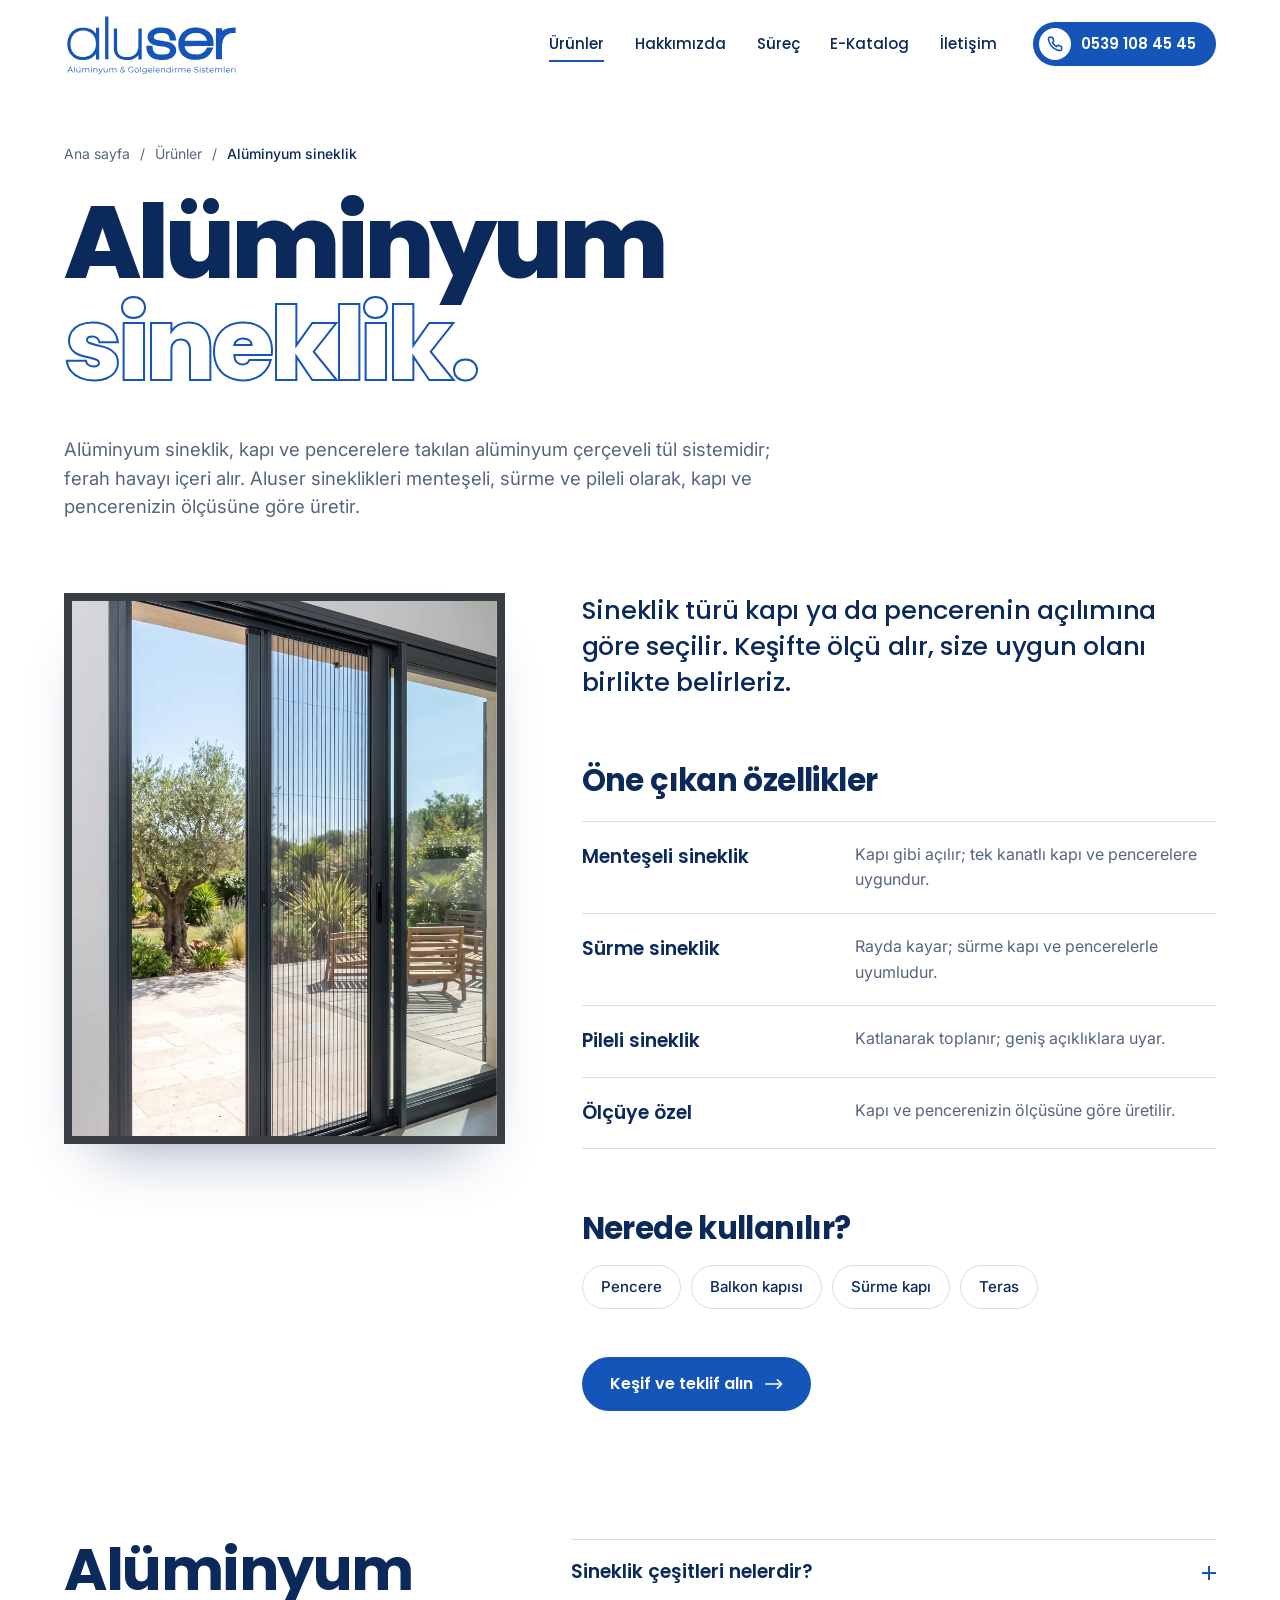
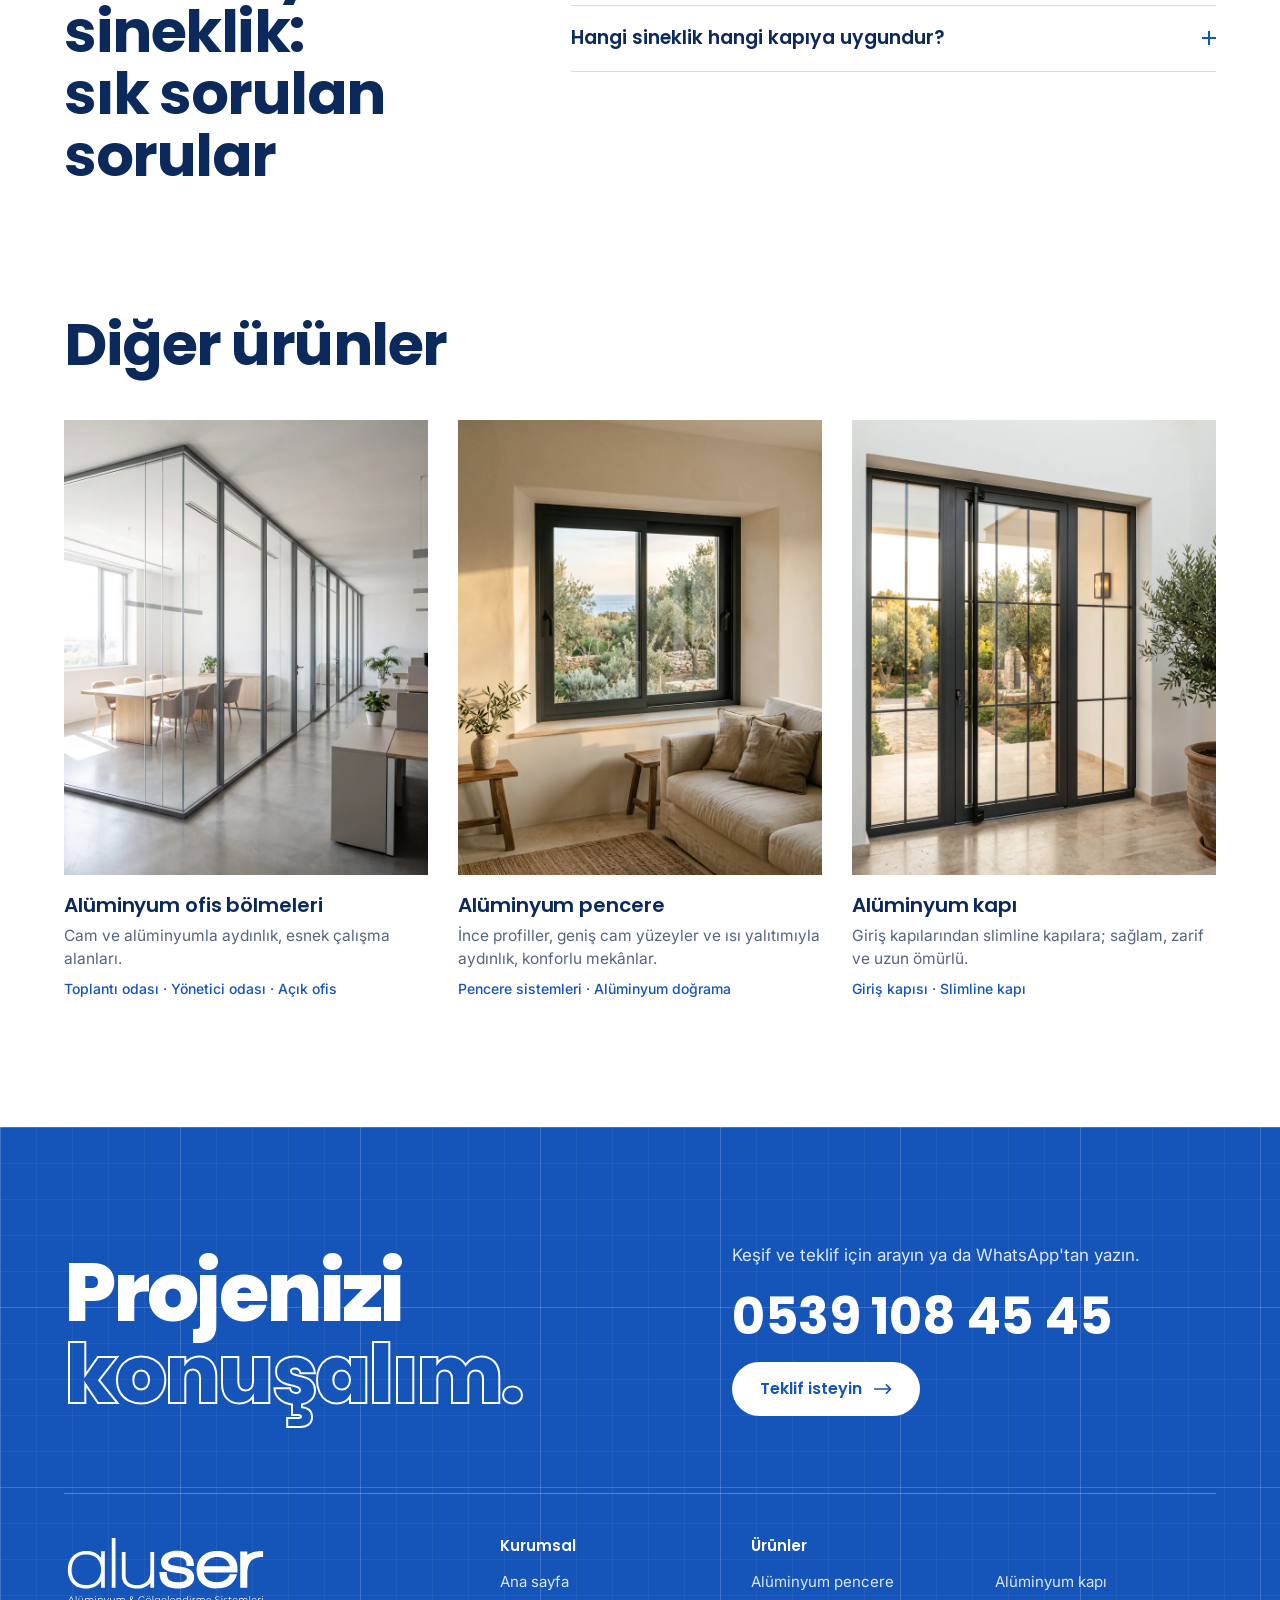
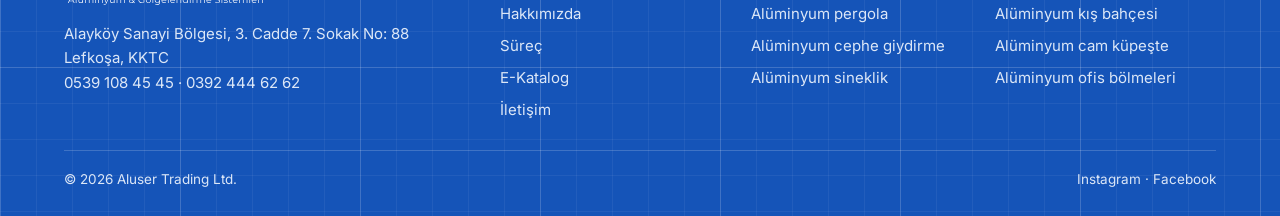
<file: aluminyum-sineklik.html>
<!DOCTYPE html>
<html lang="tr">
<head>
<meta charset="utf-8">
<meta name="viewport" content="width=device-width, initial-scale=1, viewport-fit=cover">
<title>Kıbrıs Sineklik: Menteşeli, Sürme ve Pileli | Aluser</title>
<meta name="description" content="Menteşeli, sürme ve pileli alüminyum sineklik: Aluser, Kıbrıs'ta kapı ve pencerenizin ölçüsüne göre üretir. Keşif ve teklif: 0539 108 45 45.">
<meta name="robots" content="noindex, nofollow">
<meta property="og:image" content="img/og.jpg">
<meta name="theme-color" content="#1554B8">
<meta property="og:type" content="website">
<meta property="og:locale" content="tr_TR">
<meta property="og:site_name" content="Aluser Alüminyum">
<meta property="og:title" content="Kıbrıs Sineklik: Menteşeli, Sürme ve Pileli | Aluser">
<meta property="og:description" content="Menteşeli, sürme ve pileli alüminyum sineklik: Aluser, Kıbrıs'ta kapı ve pencerenizin ölçüsüne göre üretir. Keşif ve teklif: 0539 108 45 45.">
<meta name="twitter:card" content="summary_large_image">
<link rel="icon" type="image/png" sizes="48x48" href="img/favicon.png">
<link rel="icon" type="image/png" sizes="512x512" href="img/favicon-512.png">
<link rel="apple-touch-icon" href="img/apple-touch-icon.png">
<link rel="preconnect" href="https://fonts.googleapis.com">
<link rel="preconnect" href="https://fonts.gstatic.com" crossorigin>
<link rel="stylesheet" href="https://fonts.googleapis.com/css2?family=Inter:wght@400;500;600&family=Poppins:wght@500;600;700;800&display=swap">
<link rel="stylesheet" href="css/site.css?v=202611251300">
<script>document.documentElement.className+=' js'</script>
</head>
<body>
<header class="hdr">
  <div class="wrap hdr-in">
    <a class="logo" href="./" aria-label="Aluser, ana sayfa"><img src="img/aluser-logo-sloganli.svg" alt="aluser, Alüminyum ve Gölgelendirme Sistemleri" width="1637" height="581"></a>
    <nav class="nav" aria-label="Ana menü">
      <a href="urunler.html" aria-current="page">Ürünler</a>
      <a href="hakkimizda.html">Hakkımızda</a>
      <a href="surec.html">Süreç</a>
      <a href="e-katalog.html">E-Katalog</a>
      <a href="iletisim.html">İletişim</a>
    </nav>
    <a class="call" href="tel:+905391084545" aria-label="Aluser'i arayın: 0539 108 45 45"><i><svg width="16" height="16" viewBox="0 0 24 24" fill="none" stroke="#1554B8" stroke-width="2.4" stroke-linecap="round" stroke-linejoin="round" aria-hidden="true"><path d="M22 16.92v3a2 2 0 0 1-2.18 2 19.79 19.79 0 0 1-8.63-3.07 19.5 19.5 0 0 1-6-6 19.79 19.79 0 0 1-3.07-8.67A2 2 0 0 1 4.11 2h3a2 2 0 0 1 2 1.72 12.84 12.84 0 0 0 .7 2.81 2 2 0 0 1-.45 2.11L8.09 9.91a16 16 0 0 0 6 6l1.27-1.27a2 2 0 0 1 2.11-.45 12.84 12.84 0 0 0 2.81.7A2 2 0 0 1 22 16.92z"></path></svg></i><span>0539 108 45 45</span></a>
    <button class="menu-btn" id="menu-btn" type="button" aria-expanded="false" aria-controls="mnav" aria-label="Menü"><span></span><span></span></button>
  </div>
  <nav class="mnav" id="mnav" aria-label="Mobil menü" hidden>
    <div class="wrap">
      <a href="urunler.html" aria-current="page">Ürünler</a>
      <a href="hakkimizda.html">Hakkımızda</a>
      <a href="surec.html">Süreç</a>
      <a href="e-katalog.html">E-Katalog</a>
      <a href="iletisim.html">İletişim</a>
    </div>
  </nav>
</header>

<main>
<section class="phead">
  <div class="wrap">
    <nav class="crumbs" aria-label="Sayfa yolu"><a href="./">Ana sayfa</a> <span aria-hidden="true">/</span> <a href="urunler.html">Ürünler</a> <span aria-hidden="true">/</span> <span aria-current="page">Alüminyum sineklik</span></nav>
    <h1><span>Alüminyum</span> <span class="ol">sineklik.</span></h1>
    <p class="lead">Alüminyum sineklik, kapı ve pencerelere takılan alüminyum çerçeveli tül sistemidir; ferah havayı içeri alır. Aluser sineklikleri menteşeli, sürme ve pileli olarak, kapı ve pencerenizin ölçüsüne göre üretir.</p>
  </div>
</section>

<section class="pd">
  <div class="wrap pd-grid">
    <figure class="pd-fig rvc"><img src="img/sineklik.webp" width="800" height="1000" alt="Alüminyum sürme kapıda pileli sineklik" fetchpriority="high"></figure>
    <div class="pd-body">
      <p class="pd-text rv">Sineklik türü kapı ya da pencerenin açılımına göre seçilir. Keşifte ölçü alır, size uygun olanı birlikte belirleriz.</p>
      <h2 class="rv">Öne çıkan özellikler</h2>
      <dl class="why-list"><div class="rv" style="--d:0.00s"><dt>Menteşeli sineklik</dt><dd>Kapı gibi açılır; tek kanatlı kapı ve pencerelere uygundur.</dd></div><div class="rv" style="--d:0.05s"><dt>Sürme sineklik</dt><dd>Rayda kayar; sürme kapı ve pencerelerle uyumludur.</dd></div><div class="rv" style="--d:0.10s"><dt>Pileli sineklik</dt><dd>Katlanarak toplanır; geniş açıklıklara uyar.</dd></div><div class="rv" style="--d:0.15s"><dt>Ölçüye özel</dt><dd>Kapı ve pencerenizin ölçüsüne göre üretilir.</dd></div></dl>
      <h2 class="rv">Nerede kullanılır?</h2>
      <ul class="chips rv"><li>Pencere</li><li>Balkon kapısı</li><li>Sürme kapı</li><li>Teras</li></ul>
      <a class="btn btn-primary rv" href="iletisim.html?urun=Al%C3%BCminyum%20sineklik">Keşif ve teklif alın <svg width="18" height="12" viewBox="0 0 26 14" fill="none" stroke="currentColor" stroke-width="2.4" stroke-linecap="round" stroke-linejoin="round" aria-hidden="true"><path d="M1 7h23M18 1l6 6-6 6"></path></svg></a>
    </div>
  </div>
</section>

<section class="faqs">
  <div class="wrap faqs-grid">
    <h2 class="rv">Alüminyum sineklik: sık sorulan sorular</h2>
    <div class="rv" style="--d:.08s"><details class="faq"><summary>Sineklik çeşitleri nelerdir?</summary><p>Menteşeli, sürme ve pileli sineklik. Menteşeli sineklik kapı gibi açılır, sürme sineklik rayda kayar, pileli sineklik katlanarak toplanır.</p></details><details class="faq"><summary>Hangi sineklik hangi kapıya uygundur?</summary><p>Sürme kapılarda sürme ya da pileli sineklik, tek kanatlı kapı ve pencerelerde menteşeli sineklik tercih edilir. Keşifte size uygun olanı birlikte seçeriz.</p></details></div>
  </div>
</section>

<section class="hub rel">
  <div class="wrap">
    <h2 class="rv">Diğer ürünler</h2>
    <ul class="hub-grid"><li class="card rv" style="--d:0.00s"><a href="aluminyum-ofis-bolmeleri.html"><figure><img src="img/ofis.webp" width="800" height="1000" loading="lazy" decoding="async" alt="Alüminyum çerçeveli cam ofis bölmeleri"></figure><h3>Alüminyum ofis bölmeleri</h3><p>Cam ve alüminyumla aydınlık, esnek çalışma alanları.</p><p class="types">Toplantı odası · Yönetici odası · Açık ofis</p></a></li><li class="card rv" style="--d:0.08s"><a href="aluminyum-pencere.html"><figure><img src="img/pencere.webp" width="800" height="1000" loading="lazy" decoding="async" alt="Salonda antrasit alüminyum sürme pencere"></figure><h3>Alüminyum pencere</h3><p>İnce profiller, geniş cam yüzeyler ve ısı yalıtımıyla aydınlık, konforlu mekânlar.</p><p class="types">Pencere sistemleri · Alüminyum doğrama</p></a></li><li class="card rv" style="--d:0.16s"><a href="aluminyum-kapi.html"><figure><img src="img/kapi.webp" width="800" height="1000" loading="lazy" decoding="async" alt="Çıtalı camlı antrasit alüminyum çift kanat kapı"></figure><h3>Alüminyum kapı</h3><p>Giriş kapılarından slimline kapılara; sağlam, zarif ve uzun ömürlü.</p><p class="types">Giriş kapısı · Slimline kapı</p></a></li></ul>
  </div>
</section>
</main>

<section class="contact">
  <div class="wrap band-row">
    <h2 class="rv"><span>Projenizi</span> <span class="ol-w">konuşalım.</span></h2>
    <div class="cta-side rv" style="--d:.1s">
      <p class="contact-lead">Keşif ve teklif için arayın ya da WhatsApp'tan yazın.</p>
      <a class="tel-1" href="tel:+905391084545">0539 108 45 45</a>
      <a class="btn btn-white" href="iletisim.html?urun=Al%C3%BCminyum%20sineklik">Teklif isteyin <svg width="18" height="12" viewBox="0 0 26 14" fill="none" stroke="currentColor" stroke-width="2.4" stroke-linecap="round" stroke-linejoin="round" aria-hidden="true"><path d="M1 7h23M18 1l6 6-6 6"></path></svg></a>
    </div>
  </div>
  <div class="wrap">
    <footer class="foot">
      <div>
        <a href="./" aria-label="Aluser, ana sayfa"><img src="img/aluser-logo-beyaz.svg" width="1637" height="581" alt="aluser, Alüminyum ve Gölgelendirme Sistemleri" loading="lazy"></a>
        <address>Alayköy Sanayi Bölgesi, 3. Cadde 7. Sokak No: 88<br>Lefkoşa, KKTC<br><a href="tel:+905391084545">0539 108 45 45</a> · <a href="tel:+903924446262">0392 444 62 62</a></address>
      </div>
      <nav aria-label="Kurumsal"><p class="foot-h">Kurumsal</p><ul><li><a href="./">Ana sayfa</a></li><li><a href="hakkimizda.html">Hakkımızda</a></li><li><a href="surec.html">Süreç</a></li><li><a href="e-katalog.html">E-Katalog</a></li><li><a href="iletisim.html">İletişim</a></li></ul></nav>
      <nav aria-label="Ürünler"><p class="foot-h"><a href="urunler.html">Ürünler</a></p><ul class="cols2"><li><a href="aluminyum-pencere.html">Alüminyum pencere</a></li><li><a href="aluminyum-kapi.html">Alüminyum kapı</a></li><li><a href="aluminyum-pergola.html">Alüminyum pergola</a></li><li><a href="aluminyum-kis-bahcesi.html">Alüminyum kış bahçesi</a></li><li><a href="aluminyum-cephe-giydirme.html">Alüminyum cephe giydirme</a></li><li><a href="aluminyum-cam-kupeste.html">Alüminyum cam küpeşte</a></li><li><a href="aluminyum-sineklik.html">Alüminyum sineklik</a></li><li><a href="aluminyum-ofis-bolmeleri.html">Alüminyum ofis bölmeleri</a></li></ul></nav>
      <div class="foot-end"><span>© 2026 Aluser Trading Ltd.</span><span><a href="https://www.instagram.com/aluseraluminyum/" target="_blank" rel="noopener">Instagram</a> · <a href="https://www.facebook.com/alusertrading" target="_blank" rel="noopener">Facebook</a></span></div>
    </footer>
  </div>
</section>

<script src="js/site.js?v=202611251300"></script>
</body>
</html>
</file>
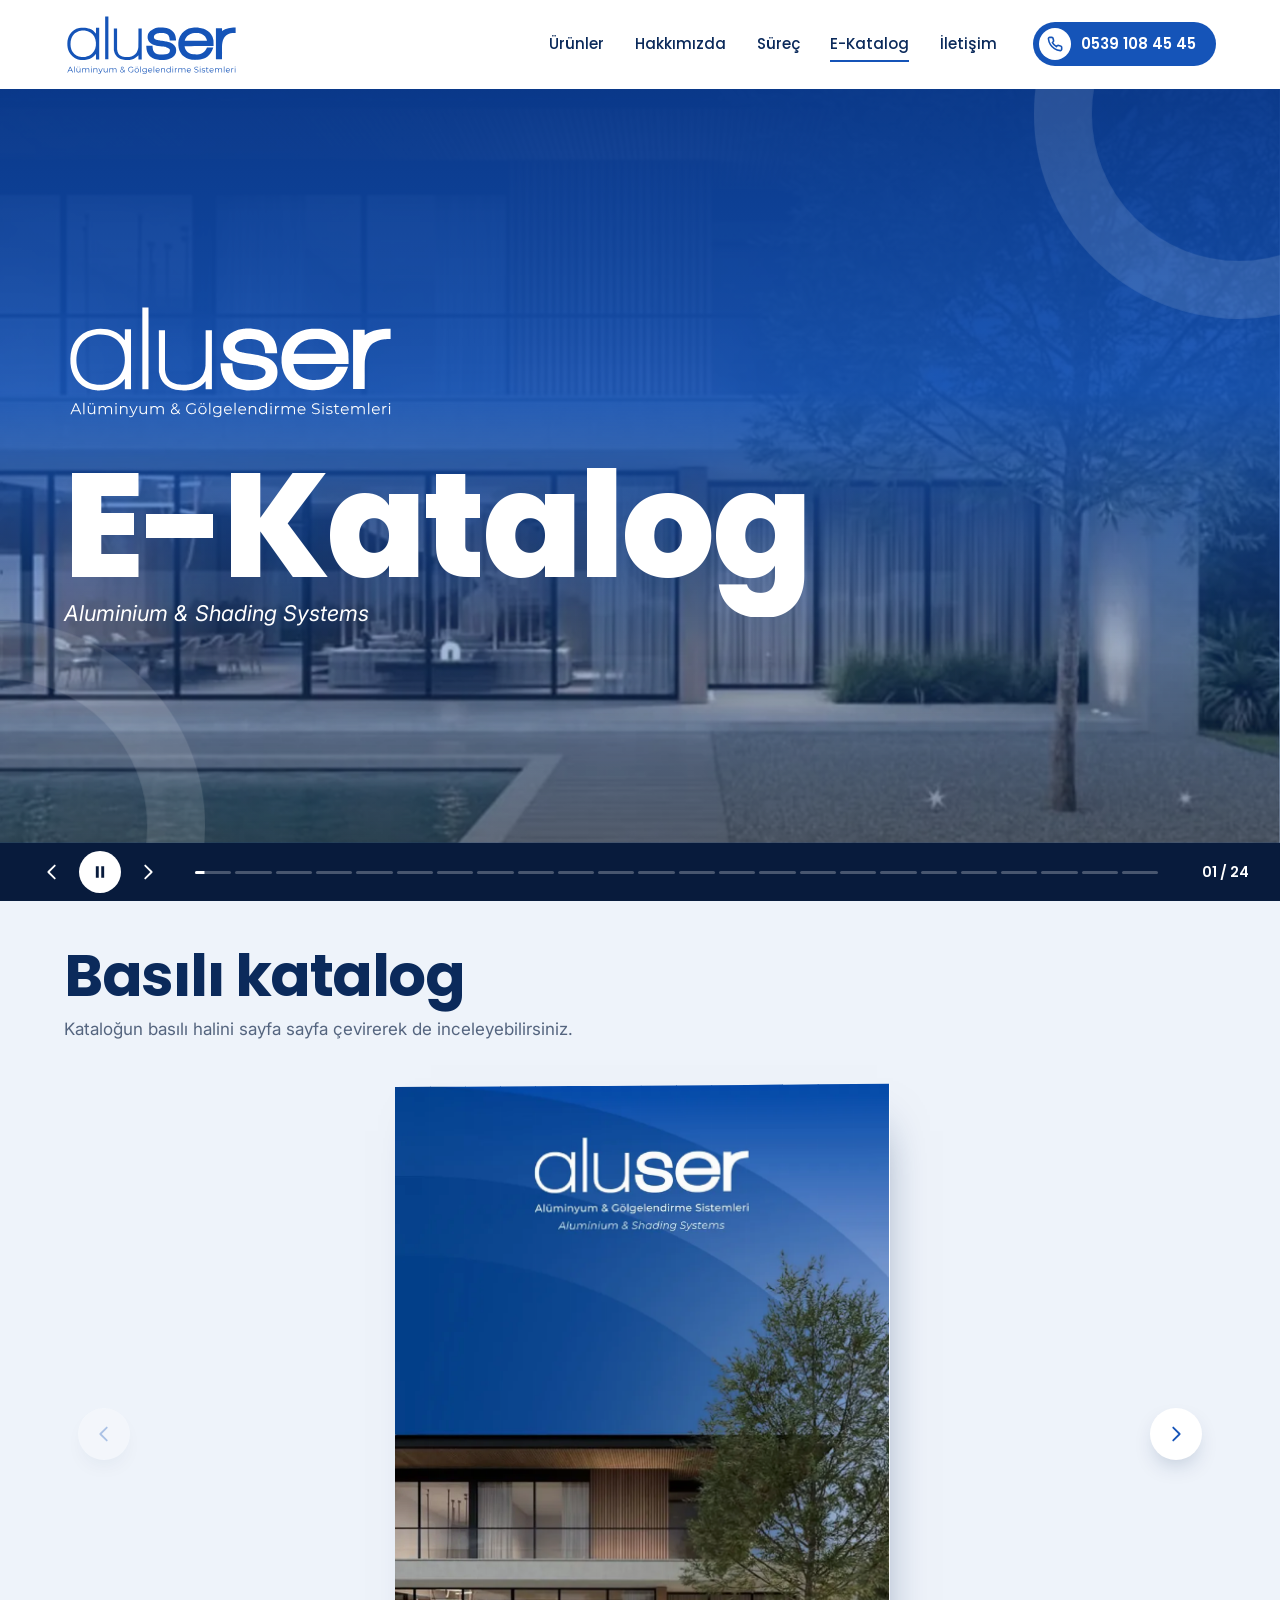
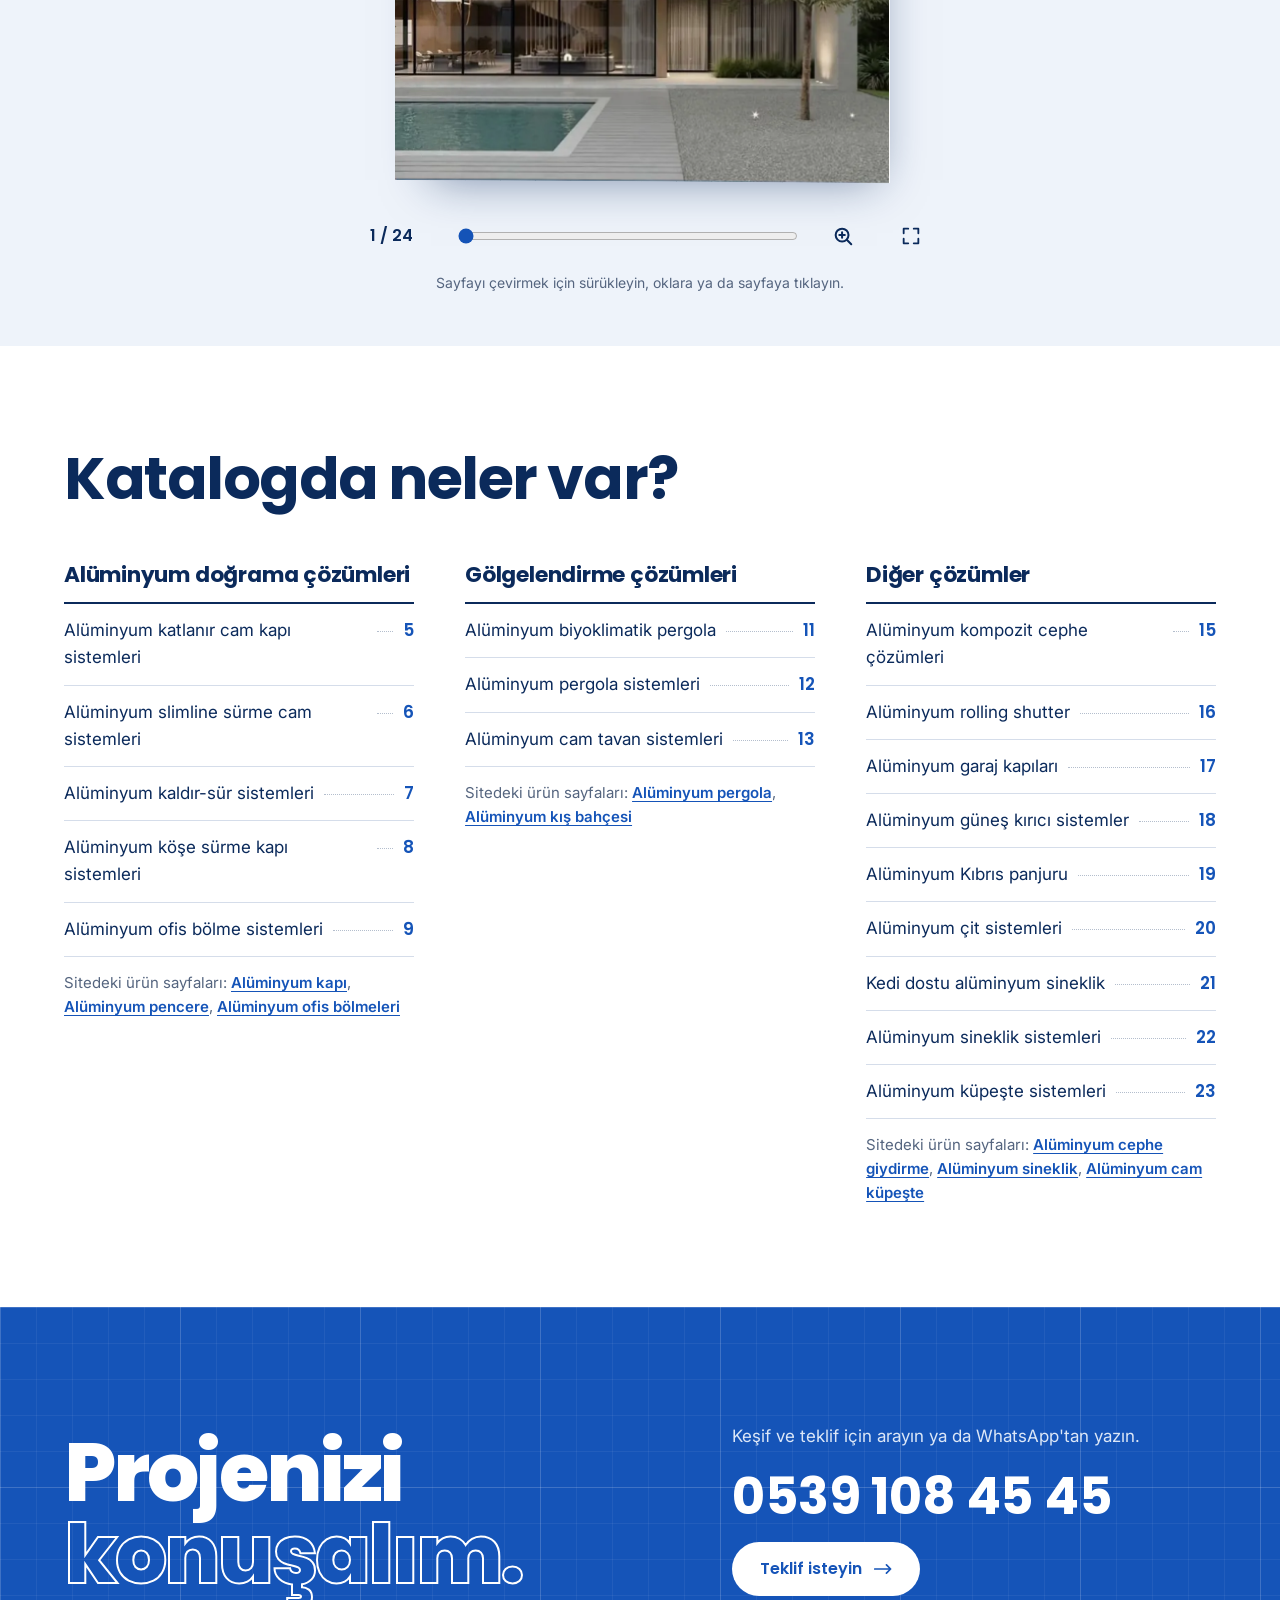
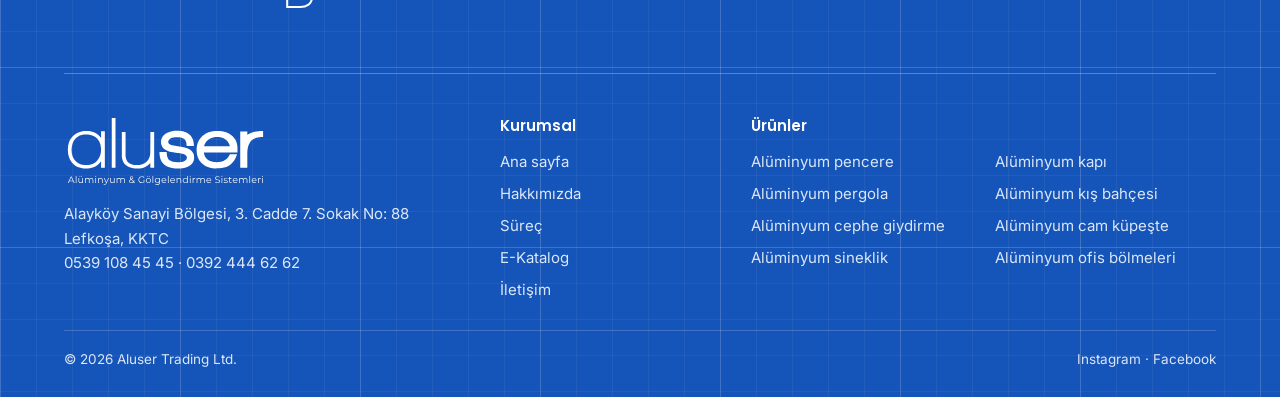
<file: e-katalog.html>
<!DOCTYPE html>
<html lang="tr">
<head>
<meta charset="utf-8">
<meta name="viewport" content="width=device-width, initial-scale=1, viewport-fit=cover">
<title>Aluser E-Katalog | Alüminyum Doğrama ve Gölgelendirme Sistemleri</title>
<meta name="description" content="Aluser e-katalog: katlanır cam kapı, slimline sürme, kaldır sür, bioklimatik pergola, cam tavan, kompozit cephe, panjur, sineklik ve küpeşte sistemleri. Kataloğu site içinde animasyonlu olarak inceleyin.">
<meta name="robots" content="noindex, nofollow">
<meta property="og:image" content="img/og.jpg">
<meta name="theme-color" content="#1554B8">
<meta property="og:type" content="website">
<meta property="og:locale" content="tr_TR">
<meta property="og:site_name" content="Aluser Alüminyum">
<meta property="og:title" content="Aluser E-Katalog | Alüminyum Doğrama ve Gölgelendirme Sistemleri">
<meta property="og:description" content="Aluser e-katalog: katlanır cam kapı, slimline sürme, kaldır sür, bioklimatik pergola, cam tavan, kompozit cephe, panjur, sineklik ve küpeşte sistemleri. Kataloğu site içinde animasyonlu olarak inceleyin.">
<meta name="twitter:card" content="summary_large_image">
<link rel="icon" type="image/png" sizes="48x48" href="img/favicon.png">
<link rel="icon" type="image/png" sizes="512x512" href="img/favicon-512.png">
<link rel="apple-touch-icon" href="img/apple-touch-icon.png">
<link rel="preconnect" href="https://fonts.googleapis.com">
<link rel="preconnect" href="https://fonts.gstatic.com" crossorigin>
<link rel="stylesheet" href="https://fonts.googleapis.com/css2?family=Inter:wght@400;500;600&family=Poppins:wght@500;600;700;800&display=swap">
<link rel="stylesheet" href="css/site.css?v=202611251300">
<link rel="preload" as="image" href="img/katalog/u-01.webp">
<script>document.documentElement.className+=' js'</script>
</head>
<body>
<header class="hdr">
  <div class="wrap hdr-in">
    <a class="logo" href="./" aria-label="Aluser, ana sayfa"><img src="img/aluser-logo-sloganli.svg" alt="aluser, Alüminyum ve Gölgelendirme Sistemleri" width="1637" height="581"></a>
    <nav class="nav" aria-label="Ana menü">
      <a href="urunler.html">Ürünler</a>
      <a href="hakkimizda.html">Hakkımızda</a>
      <a href="surec.html">Süreç</a>
      <a href="e-katalog.html" aria-current="page">E-Katalog</a>
      <a href="iletisim.html">İletişim</a>
    </nav>
    <a class="call" href="tel:+905391084545" aria-label="Aluser'i arayın: 0539 108 45 45"><i><svg width="16" height="16" viewBox="0 0 24 24" fill="none" stroke="#1554B8" stroke-width="2.4" stroke-linecap="round" stroke-linejoin="round" aria-hidden="true"><path d="M22 16.92v3a2 2 0 0 1-2.18 2 19.79 19.79 0 0 1-8.63-3.07 19.5 19.5 0 0 1-6-6 19.79 19.79 0 0 1-3.07-8.67A2 2 0 0 1 4.11 2h3a2 2 0 0 1 2 1.72 12.84 12.84 0 0 0 .7 2.81 2 2 0 0 1-.45 2.11L8.09 9.91a16 16 0 0 0 6 6l1.27-1.27a2 2 0 0 1 2.11-.45 12.84 12.84 0 0 0 2.81.7A2 2 0 0 1 22 16.92z"></path></svg></i><span>0539 108 45 45</span></a>
    <button class="menu-btn" id="menu-btn" type="button" aria-expanded="false" aria-controls="mnav" aria-label="Menü"><span></span><span></span></button>
  </div>
  <nav class="mnav" id="mnav" aria-label="Mobil menü" hidden>
    <div class="wrap">
      <a href="urunler.html">Ürünler</a>
      <a href="hakkimizda.html">Hakkımızda</a>
      <a href="surec.html">Süreç</a>
      <a href="e-katalog.html" aria-current="page">E-Katalog</a>
      <a href="iletisim.html">İletişim</a>
    </div>
  </nav>
</header>

<main>
<section class="ks" data-ks aria-roledescription="sunum" aria-label="Aluser e-katalog">
      <section class="ks-sc ks-intro t-blue" data-t="blue" data-d="5600">
        <div class="ks-bg"><img src="img/katalog/u-01.webp" width="1400" height="1110" alt="" decoding="async" fetchpriority="high"></div>
        <i class="ks-ring r1" aria-hidden="true"></i><i class="ks-ring r2" aria-hidden="true"></i>
        <div class="ks-in wrap">
          <img class="ks-logo fu" style="--i:0" src="img/aluser-logo-beyaz.svg" width="1637" height="581" alt="aluser, Alüminyum &amp; Gölgelendirme Sistemleri">
          <h1 class="ks-big"><span class="ln"><span style="--i:2">E-Katalog</span></span></h1>
          <p class="ks-en fu" style="--i:6" lang="en">Aluminium &amp; Shading Systems</p>
        </div>
      </section><section class="ks-sc ks-motto t-motto" data-t="blue" data-d="4200">
        <i class="ks-ring r1" aria-hidden="true"></i>
        <div class="ks-in wrap">
          <h2 class="ks-big"><span class="ln"><span style="--i:0"><b>Koşulsuz</b></span></span><span class="ln"><span style="--i:2">Müşteri Mutluluğu</span></span></h2>
          <p class="ks-en fu" style="--i:6" lang="en">Unconditional Customer Satisfaction</p>
        </div>
      </section><section class="ks-sc ks-about t-light" data-t="light" data-d="10500">
        <i class="ks-ring r2 on-light" aria-hidden="true"></i>
        <div class="ks-in wrap">
          <div class="ks-cols">
            <div class="tr">
              <p class="fu" style="--i:0">Aluser Trading, 1994 yılından bu yana Kuzey Kıbrıs’ta alüminyum pencere, kapı ve cephe sistemlerinin üretim ve montajını gerçekleştirmektedir.</p>
              <p class="fu" style="--i:3">Kapı ve pencere sistemleri, alüminyum doğrama, cephe, otomatik tavan, Bioklimatik pergola gibi sistemlerde; mimari projelere uygun, işlevsel ve verimli çözümler sunuyoruz.</p>
              <p class="fu" style="--i:6">Özel üretim ve koşulsuz müşteri memnuniyeti anlayışıyla hizmet vermeye devam ediyoruz.</p>
            </div>
            <div class="en" lang="en">
              <p class="fu" style="--i:9">Aluser Trading has been manufacturing and installing aluminum window, door, and façade systems in Northern Cyprus since 1994.</p>
              <p class="fu" style="--i:11">We provide functional and efficient solutions tailored to architectural projects in areas such as window-door systems, aluminum joinery, façades, automatic roof systems, and bioclimatic pergolas.</p>
              <p class="fu" style="--i:13">We continue to offer custom production with a commitment to unconditional customer satisfaction.</p>
            </div>
          </div>
        </div>
      </section><section class="ks-sc ks-sec t-blue" data-t="blue" data-d="3800">
        <i class="ks-arcs" aria-hidden="true"></i><i class="ks-ring r1" aria-hidden="true"></i>
        <div class="ks-in wrap">
          <span class="ks-num fu" style="--i:0" aria-hidden="true">01</span>
          <h2 class="ks-big"><span class="ln"><span style="--i:1"><b>Alüminyum Doğrama</b></span></span><span class="ln"><span style="--i:3">Çözümlerimiz</span></span></h2>
          <p class="ks-en fu" style="--i:7" lang="en">Our Aluminum Frame Solutions</p>
        </div>
      </section><section class="ks-sc ks-prod t-light" data-t="light" data-d="5912">
        <figure class="ks-ph"><img src="img/katalog/u-05.webp" width="1400" height="1100" loading="lazy" decoding="async" alt="Katlanır cam kapı sistemi: göl manzarasına açılan alüminyum katlanır kapı"></figure>
        <div class="ks-tx">
          <span class="ks-no fu" style="--i:0" aria-hidden="true">01</span>
          <p class="ks-tags"><span class="ks-tag ks-trend pop" style="--i:0">Bu Yılın Trendi</span><span class="ks-tag pop" style="--i:1">Alüminyum Doğrama</span></p>
          <h3 class="ks-t"><span class="ln"><span style="--i:1"><b>Katlanır Cam</b></span></span><span class="ln l2"><span style="--i:2">Kapı Sistemleri</span></span></h3>
          <p class="ks-te fu" style="--i:4" lang="en">Folding Glass Door Systems</p>
          <p class="ks-d fu" style="--i:5">Geniş açıklıkları estetik ve kullanışlı hale getirir, balkon ve teraslar için idealdir.</p><p class="ks-de fu" style="--i:7" lang="en">Ideal for balconies and terraces, it transforms wide openings into aesthetic and functional spaces.</p>
        </div>
      </section><section class="ks-sc ks-prod t-light alt" data-t="light" data-d="5726">
        <figure class="ks-ph"><img src="img/katalog/u-06.webp" width="1400" height="1100" loading="lazy" decoding="async" alt="Slimline sürme cam sistemi: terasa açılan ince profilli sürme kapı"></figure>
        <div class="ks-tx">
          <span class="ks-no fu" style="--i:0" aria-hidden="true">02</span>
          <p class="ks-tags"><span class="ks-tag pop" style="--i:1">Alüminyum Doğrama</span></p>
          <h3 class="ks-t"><span class="ln"><span style="--i:1"><b>Slimline Sürme</b></span></span><span class="ln l2"><span style="--i:2">Cam Sistemleri</span></span></h3>
          <p class="ks-te fu" style="--i:4" lang="en">Slimline Sliding Glass Systems</p>
          <p class="ks-d fu" style="--i:5">Minimum çerçeve ile maksimum görüş alanı sunar, modern ve şık mekanlar yaratır.</p><p class="ks-de fu" style="--i:7" lang="en">Offers maximum visibility with minimal framing, creating modern and elegant spaces.</p>
        </div>
      </section><section class="ks-sc ks-prod t-light" data-t="light" data-d="5726">
        <figure class="ks-ph"><img src="img/katalog/u-07.webp" width="1400" height="1100" loading="lazy" decoding="async" alt="Kaldır sür sistemi: göl manzaralı salonda geniş sürme kapı"></figure>
        <div class="ks-tx">
          <span class="ks-no fu" style="--i:0" aria-hidden="true">03</span>
          <p class="ks-tags"><span class="ks-tag pop" style="--i:1">Alüminyum Doğrama</span></p>
          <h3 class="ks-t"><span class="ln"><span style="--i:1"><b>Kaldır Sür</b></span></span><span class="ln l2"><span style="--i:2">Sistemleri</span></span></h3>
          <p class="ks-te fu" style="--i:4" lang="en">Hebeschiebe Systems</p>
          <p class="ks-d fu" style="--i:5">Geniş açıklıkları kolayca açıp kapatarak alanlara ferahlık ve kullanım rahatlığı sağlar.</p><p class="ks-de fu" style="--i:7" lang="en">Easily opens and closes wide openings, providing spaciousness and ease of use.</p>
        </div>
      </section><section class="ks-sc ks-prod t-light alt" data-t="light" data-d="5850">
        <figure class="ks-ph"><img src="img/katalog/u-08.webp" width="1400" height="1100" loading="lazy" decoding="async" alt="Alüminyum köşe sürme kapı sistemi: köşede birleşen sürme kapılar"></figure>
        <div class="ks-tx">
          <span class="ks-no fu" style="--i:0" aria-hidden="true">04</span>
          <p class="ks-tags"><span class="ks-tag pop" style="--i:1">Alüminyum Doğrama</span></p>
          <h3 class="ks-t"><span class="ln"><span style="--i:1"><b>Alüminyum Köşe</b></span></span><span class="ln l2"><span style="--i:2">Sürme Kapı Sistemleri</span></span></h3>
          <p class="ks-te fu" style="--i:4" lang="en">Corner Aluminum Sliding Door Systems</p>
          <p class="ks-d fu" style="--i:5">Köşe alanlarda kesintisiz manzara ve geniş açıklıklarla modern, zarif bir görünüm sunar.</p><p class="ks-de fu" style="--i:7" lang="en">Provides a modern, elegant look with uninterrupted views and wide openings in corners.</p>
        </div>
      </section><section class="ks-sc ks-prod t-light" data-t="light" data-d="6780">
        <figure class="ks-ph"><img src="img/katalog/u-09.webp" width="1400" height="1100" loading="lazy" decoding="async" alt="Ofis bölme sistemi: cam bölmeli toplantı odası"></figure>
        <div class="ks-tx">
          <span class="ks-no fu" style="--i:0" aria-hidden="true">05</span>
          <p class="ks-tags"><span class="ks-tag pop" style="--i:1">Alüminyum Doğrama</span></p>
          <h3 class="ks-t"><span class="ln"><span style="--i:1"><b>Ofis Bölme</b></span></span><span class="ln l2"><span style="--i:2">Sistemleri</span></span></h3>
          <p class="ks-te fu" style="--i:4" lang="en">Office Partition Systems</p>
          <p class="ks-d fu" style="--i:5">Aluser ofis bölme sistemleri, modern çalışma alanlarına şeffaflık ve estetik kazandırır. Alüminyum doğrama ile yüksek dayanıklılık ve fonksiyonellik bir arada sunulur.</p><p class="ks-de fu" style="--i:7" lang="en">Aluser office partition systems add transparency and aesthetics to modern workspaces, combining aluminum joinery with high durability and functionality.</p>
        </div>
      </section><section class="ks-sc ks-sec t-blue" data-t="blue" data-d="3800">
        <i class="ks-arcs" aria-hidden="true"></i><i class="ks-ring r1" aria-hidden="true"></i>
        <div class="ks-in wrap">
          <span class="ks-num fu" style="--i:0" aria-hidden="true">02</span>
          <h2 class="ks-big"><span class="ln"><span style="--i:1"><b>Gölgelendirme</b></span></span><span class="ln"><span style="--i:3">Çözümlerimiz</span></span></h2>
          <p class="ks-en fu" style="--i:7" lang="en">Our Shading Solutions</p>
        </div>
      </section><section class="ks-sc ks-prod t-light alt has-fe" data-t="light" data-d="8392">
        <figure class="ks-ph"><img src="img/katalog/u-11.webp" width="1400" height="1100" loading="lazy" decoding="async" alt="Bioklimatik pergola: terasta lamelli alüminyum pergola"></figure>
        <div class="ks-tx">
          <span class="ks-no fu" style="--i:0" aria-hidden="true">06</span>
          <p class="ks-tags"><span class="ks-tag ks-trend pop" style="--i:0">Bu Yılın Trendi</span><span class="ks-tag pop" style="--i:1">Gölgelendirme Sistemleri</span></p>
          <h3 class="ks-t"><span class="ln"><span style="--i:1"><b>Bioklimatik</b></span></span><span class="ln l2"><span style="--i:2">Pergola</span></span></h3>
          <p class="ks-te fu" style="--i:4" lang="en">Bioclimatic Pergola</p>
          <p class="ks-d fu" style="--i:5">Bioklimatik pergola, ayarlanabilir lamelleri, entegre aydınlatma ve su tahliye sistemiyle her mevsim konfor sunar. Şıklığı ve dayanıklılığıyla mekanınıza değer katar.</p><p class="ks-de fu" style="--i:7" lang="en">The bioclimatic pergola offers year-round comfort with adjustable louvers, integrated lighting, and drainage. Combining style and durability, it enhances any space.</p><ul class="ks-fe ks-fe-ic"><li class="pop" style="--i:8"><i><svg width="24" height="24" viewBox="0 0 24 24" fill="none" stroke="currentColor" stroke-width="2" stroke-linecap="round" stroke-linejoin="round" aria-hidden="true"><path d="M3 8h9a3 3 0 1 0-3-3M3 12h15a3 3 0 1 1-3 3M3 16h7a2.500 2.500 0 1 1-2.500 2.500"></path></svg></i><span><b>Rüzgara Dayanıklı</b><em lang="en">Wind Resistant</em></span></li><li class="pop" style="--i:9"><i><svg width="24" height="24" viewBox="0 0 24 24" fill="none" stroke="currentColor" stroke-width="2" stroke-linecap="round" stroke-linejoin="round" aria-hidden="true"><path d="M2 8c2.500-2 4.500-2 7 0s4.500 2 7 0 4-2 6 0M2 13c2.500-2 4.500-2 7 0s4.500 2 7 0 4-2 6 0M2 18c2.500-2 4.500-2 7 0s4.500 2 7 0 4-2 6 0"></path></svg></i><span><b>Deniz Suyuna Dirençlidir</b><em lang="en">Resistant to Sea Water</em></span></li><li class="pop" style="--i:10"><i><svg width="24" height="24" viewBox="0 0 24 24" fill="none" stroke="currentColor" stroke-width="2" stroke-linecap="round" stroke-linejoin="round" aria-hidden="true"><path d="M9 4H4v5M15 4h5v5M9 20H4v-5M15 20h5v-5M4 4l6 6M20 4l-6 6M4 20l6-6M20 20l-6-6"></path></svg></i><span><b>İstenilen Ebatta Üretim</b><em lang="en">Customizable Dimensions</em></span></li><li class="pop" style="--i:11"><i><svg width="24" height="24" viewBox="0 0 24 24" fill="none" stroke="currentColor" stroke-width="2" stroke-linecap="round" stroke-linejoin="round" aria-hidden="true"><path d="M14 14.800V5a2 2 0 0 0-4 0v9.800a4 4 0 1 0 4 0zM12 9v7"></path></svg></i><span><b>Isı Kontrolü Sağlar</b><em lang="en">Thermal Control</em></span></li><li class="pop" style="--i:12"><i><svg width="24" height="24" viewBox="0 0 24 24" fill="none" stroke="currentColor" stroke-width="2" stroke-linecap="round" stroke-linejoin="round" aria-hidden="true"><path d="M12 3l2.200 1.700 2.800-.2.900 2.600 2.300 1.600-.900 2.600.900 2.600-2.300 1.600-.900 2.600-2.800-.2L12 21l-2.200-1.700-2.800.2-.900-2.600-2.300-1.600.900-2.600-.900-2.600 2.300-1.600.900-2.600 2.800.2zM8.800 12.200l2.200 2.200 4.200-4.400"></path></svg></i><span><b>2 Yıl Kalite Garantisi</b><em lang="en">2-Year Quality Guarantee</em></span></li></ul>
        </div>
      </section><section class="ks-sc ks-prod t-light" data-t="light" data-d="7152">
        <figure class="ks-ph"><img src="img/katalog/u-12.webp" width="1400" height="1100" loading="lazy" decoding="async" alt="Pergola sistemi: teras üzerinde açılır pergola"></figure>
        <div class="ks-tx">
          <span class="ks-no fu" style="--i:0" aria-hidden="true">07</span>
          <p class="ks-tags"><span class="ks-tag pop" style="--i:1">Gölgelendirme Sistemleri</span></p>
          <h3 class="ks-t"><span class="ln"><span style="--i:1"><b>Pergola</b></span></span><span class="ln l2"><span style="--i:2">Sistemleri</span></span></h3>
          <p class="ks-te fu" style="--i:4" lang="en">Pergola Systems</p>
          <p class="ks-d fu" style="--i:5">Aluser gölgelendirme sistemleriyle açık alanlarınızda konforu ve şıklığı bir araya getirin. Her mevsime uygun, estetik ve dayanıklı çözümlerle yaşam alanlarınızı yeniden tanımlayın.</p><p class="ks-de fu" style="--i:7" lang="en">Combine comfort and elegance in your outdoor spaces with Aluser shading systems. Redefine your living areas with durable, stylish solutions suitable for every season.</p>
        </div>
      </section><section class="ks-sc ks-prod t-light alt" data-t="light" data-d="7710">
        <figure class="ks-ph"><img src="img/katalog/u-13.webp" width="1400" height="1100" loading="lazy" decoding="async" alt="Cam tavan sistemi: cam tavanlı kış bahçesi"></figure>
        <div class="ks-tx">
          <span class="ks-no fu" style="--i:0" aria-hidden="true">08</span>
          <p class="ks-tags"><span class="ks-tag pop" style="--i:1">Gölgelendirme Sistemleri</span></p>
          <h3 class="ks-t"><span class="ln"><span style="--i:1"><b>Cam Tavan</b></span></span><span class="ln l2"><span style="--i:2">Sistemleri</span></span></h3>
          <p class="ks-te fu" style="--i:4" lang="en">Glass Roof Systems</p>
          <p class="ks-d fu" style="--i:5">Doğal ışıkla aydınlanan, ferah ve modern yaşam alanları için Aluser cam tavan çözümleri. Dayanıklı yapısı ve estetik tasarımıyla iç ve dış mekanlara şeffaflık kazandırır.</p><p class="ks-de fu" style="--i:7" lang="en">Aluser glass roof solutions for bright, spacious, and modern living spaces filled with natural light. With its durable structure and elegant design, it brings transparency to both indoor and outdoor areas.</p>
        </div>
      </section><section class="ks-sc ks-sec t-blue" data-t="blue" data-d="3800">
        <i class="ks-arcs" aria-hidden="true"></i><i class="ks-ring r1" aria-hidden="true"></i>
        <div class="ks-in wrap">
          <span class="ks-num fu" style="--i:0" aria-hidden="true">03</span>
          <h2 class="ks-big"><span class="ln"><span style="--i:1"><b>Diğer</b></span></span><span class="ln"><span style="--i:3">Çözümlerimiz</span></span></h2>
          <p class="ks-en fu" style="--i:7" lang="en">Our Other Solutions</p>
        </div>
      </section><section class="ks-sc ks-prod t-light" data-t="light" data-d="6098">
        <figure class="ks-ph"><img src="img/katalog/u-15.webp" width="1400" height="1100" loading="lazy" decoding="async" alt="Alüminyum kompozit cephe: kompozit kaplamalı modern bina"></figure>
        <div class="ks-tx">
          <span class="ks-no fu" style="--i:0" aria-hidden="true">09</span>
          <p class="ks-tags"><span class="ks-tag pop" style="--i:1">Diğer Çözümlerimiz</span></p>
          <h3 class="ks-t"><span class="ln"><span style="--i:1"><b>Alüminyum Kompozit</b></span></span><span class="ln l2"><span style="--i:2">Cephe Çözümleri</span></span></h3>
          <p class="ks-te fu" style="--i:4" lang="en">Aluminum Composite Façade Solutions</p>
          <p class="ks-d fu" style="--i:5">Aluser alüminyum kompozit cephe çözümleriyle binalarınıza estetik bir görünüm ve uzun ömürlü koruma sunar.</p><p class="ks-de fu" style="--i:7" lang="en">Aluser aluminum composite façade solutions provide your buildings with an aesthetic appearance and long-lasting protection.</p>
        </div>
      </section><section class="ks-sc ks-prod t-light alt" data-t="light" data-d="7772">
        <figure class="ks-ph"><img src="img/katalog/u-16.webp" width="1400" height="1100" loading="lazy" decoding="async" alt="Rolling shutter: geniş açıklıkta motorlu panjur"></figure>
        <div class="ks-tx">
          <span class="ks-no fu" style="--i:0" aria-hidden="true">10</span>
          <p class="ks-tags"><span class="ks-tag pop" style="--i:1">Diğer Çözümlerimiz</span></p>
          <h3 class="ks-t"><span class="ln"><span style="--i:1"><b>Rolling</b></span></span><span class="ln l2"><span style="--i:2">Shutter</span></span></h3>
          <p class="ks-te fu" style="--i:4" lang="en">Rolling Shutter</p>
          <p class="ks-d fu" style="--i:5">Aluser Rolling Shutter sistemleri, yaşam alanlarınıza güvenlik, konfor ve enerji verimliliği katar. Modern tasarımıyla mimarinize uyum sağlar, motorlu seçenekleriyle kolay kullanım sunar.</p><p class="ks-de fu" style="--i:7" lang="en">Aluser Rolling Shutter systems add security, comfort, and energy efficiency to your living spaces. With a modern design that complements your architecture and motorized options for easy operation, they offer both style and convenience.</p>
        </div>
      </section><section class="ks-sc ks-prod t-light" data-t="light" data-d="6780">
        <figure class="ks-ph"><img src="img/katalog/u-17.webp" width="1400" height="1100" loading="lazy" decoding="async" alt="Garaj kapısı: antrasit seksiyonel garaj kapısı"></figure>
        <div class="ks-tx">
          <span class="ks-no fu" style="--i:0" aria-hidden="true">11</span>
          <p class="ks-tags"><span class="ks-tag pop" style="--i:1">Diğer Çözümlerimiz</span></p>
          <h3 class="ks-t"><span class="ln"><span style="--i:1"><b>Garaj</b></span></span><span class="ln l2"><span style="--i:2">Kapıları</span></span></h3>
          <p class="ks-te fu" style="--i:4" lang="en">Garage Doors</p>
          <p class="ks-d fu" style="--i:5">Aluser Garaj Kapıları, hem estetik hem de yüksek güvenlik sunar. Uzaktan kumandalı sistemleriyle konforlu kullanım ve dayanıklı yapı bir arada.</p><p class="ks-de fu" style="--i:7" lang="en">Aluser Garage Doors offer both aesthetics and high security. With remote-controlled systems, they combine convenient use with a durable structure.</p>
        </div>
      </section><section class="ks-sc ks-prod t-light alt" data-t="light" data-d="7500">
        <figure class="ks-ph"><img src="img/katalog/u-18.webp" width="1400" height="1100" loading="lazy" decoding="async" alt="Güneş kırıcı sistem: ahşap görünümlü güneş kırıcılı cephe"></figure>
        <div class="ks-tx">
          <span class="ks-no fu" style="--i:0" aria-hidden="true">12</span>
          <p class="ks-tags"><span class="ks-tag pop" style="--i:1">Diğer Çözümlerimiz</span></p>
          <h3 class="ks-t"><span class="ln"><span style="--i:1"><b>Güneş Kırıcı</b></span></span><span class="ln l2"><span style="--i:2">Sistemler</span></span></h3>
          <p class="ks-te fu" style="--i:4" lang="en">Shading Systems</p>
          <p class="ks-d fu" style="--i:5">Aluser Alüminyum Güneş Kırıcı Sistemler, cepheye gelen gün ışığını dengeleyerek iç mekânda serin ve ferah bir ortam sağlar. Dayanıklı alüminyum yapısıyla binanıza modern bir görünüm katar.</p><p class="ks-de fu" style="--i:7" lang="en">Aluser Aluminum Shading Systems balance the daylight reaching the façade and keep interiors cool and bright. Their durable aluminum structure gives your building a modern look.</p>
        </div>
      </section><section class="ks-sc ks-prod t-light" data-t="light" data-d="6966">
        <figure class="ks-ph"><img src="img/katalog/u-19.webp" width="1400" height="1100" loading="lazy" decoding="async" alt="Kıbrıs panjuru: ahşap dokulu pencere panjuru"></figure>
        <div class="ks-tx">
          <span class="ks-no fu" style="--i:0" aria-hidden="true">13</span>
          <p class="ks-tags"><span class="ks-tag pop" style="--i:1">Diğer Çözümlerimiz</span></p>
          <h3 class="ks-t"><span class="ln"><span style="--i:1"><b>Kıbrıs</b></span></span><span class="ln l2"><span style="--i:2">Panjuru</span></span></h3>
          <p class="ks-te fu" style="--i:4" lang="en">Shutter Systems</p>
          <p class="ks-d fu" style="--i:5">Aluser Kıbrıs Panjur sistemleri, geleneksel estetiği modern üretimle buluşturur. Ahşap dokusu ve işlevselliğiyle mekanlarınıza sıcaklık ve karakter katar.</p><p class="ks-de fu" style="--i:7" lang="en">Aluser Cyprus Shutter systems blend traditional aesthetics with modern manufacturing. With a wood-like texture and practical functionality, they add warmth and character to your spaces.</p>
        </div>
      </section><section class="ks-sc ks-prod t-light alt" data-t="light" data-d="6036">
        <figure class="ks-ph"><img src="img/katalog/u-20.webp" width="1400" height="1100" loading="lazy" decoding="async" alt="Alüminyum çit sistemi: antrasit bahçe çiti"></figure>
        <div class="ks-tx">
          <span class="ks-no fu" style="--i:0" aria-hidden="true">14</span>
          <p class="ks-tags"><span class="ks-tag pop" style="--i:1">Diğer Çözümlerimiz</span></p>
          <h3 class="ks-t"><span class="ln"><span style="--i:1"><b>Alüminyum Çit</b></span></span><span class="ln l2"><span style="--i:2">Sistemleri</span></span></h3>
          <p class="ks-te fu" style="--i:4" lang="en">Aluminum Fencing Systems</p>
          <p class="ks-d fu" style="--i:5">Aluser alüminyum çit sistemleriyle mahremiyetinizi koruyun, dış mekanlarınıza modern bir görünüm kazandırın.</p><p class="ks-de fu" style="--i:7" lang="en">Maintain your privacy and give your outdoor spaces a modern look with Aluser aluminum fence systems.</p>
        </div>
      </section><section class="ks-sc ks-prod t-light has-fe" data-t="light" data-d="8206">
        <figure class="ks-ph"><img src="img/katalog/u-21.webp" width="1400" height="1100" loading="lazy" decoding="async" alt="Kedi dostu sineklik: terasa açılan kapıda sineklik"></figure>
        <div class="ks-tx">
          <span class="ks-no fu" style="--i:0" aria-hidden="true">15</span>
          <p class="ks-tags"><span class="ks-tag pop" style="--i:1">Diğer Çözümlerimiz</span></p>
          <h3 class="ks-t"><span class="ln"><span style="--i:1"><b>Kedi Dostu</b></span></span><span class="ln l2"><span style="--i:2">Sineklik Sistemleri</span></span></h3>
          <p class="ks-te fu" style="--i:4" lang="en">Pet-Friendly Mosquito Net</p>
          <p class="ks-d fu" style="--i:5">Aluser sineklik sistemleriyle ferahlığı korurken böcekleri yaşam alanınızdan uzak tutun. Sürme, menteşeli ve pliseli modellerle pencere ve kapılarınıza tam uyum sağlayan pratik çözümler sunuyoruz.</p><p class="ks-de fu" style="--i:7" lang="en">Keep insects out while maintaining fresh air with Aluser insect screen systems. Practical sliding, hinged, and pleated models fit perfectly on windows and doors.</p><ul class="ks-fe ks-fe-ck"><li class="pop" style="--i:8"><i><svg width="18" height="18" viewBox="0 0 24 24" fill="none" stroke="currentColor" stroke-width="2" stroke-linecap="round" stroke-linejoin="round" aria-hidden="true"><path d="M5 12.500l4.500 4.500L19 7.500"></path></svg></i><span><b>Tırmalamalara Dayanıklı</b></span></li><li class="pop" style="--i:9"><i><svg width="18" height="18" viewBox="0 0 24 24" fill="none" stroke="currentColor" stroke-width="2" stroke-linecap="round" stroke-linejoin="round" aria-hidden="true"><path d="M5 12.500l4.500 4.500L19 7.500"></path></svg></i><span><b>Kedi ve Küçük Irk Köpekler İçin Ekstra Güvenlik Sağlar</b></span></li><li class="pop" style="--i:10"><i><svg width="18" height="18" viewBox="0 0 24 24" fill="none" stroke="currentColor" stroke-width="2" stroke-linecap="round" stroke-linejoin="round" aria-hidden="true"><path d="M5 12.500l4.500 4.500L19 7.500"></path></svg></i><span><b>Görüşü Engellemez, Hava Sirkülasyonunu Korur</b></span></li></ul>
        </div>
      </section><section class="ks-sc ks-prod t-light alt" data-t="light" data-d="6594">
        <figure class="ks-ph"><img src="img/katalog/u-22.webp" width="1400" height="1100" loading="lazy" decoding="async" alt="Sineklik sistemi: sürme kapıda pileli sineklik"></figure>
        <div class="ks-tx">
          <span class="ks-no fu" style="--i:0" aria-hidden="true">16</span>
          <p class="ks-tags"><span class="ks-tag pop" style="--i:1">Diğer Çözümlerimiz</span></p>
          <h3 class="ks-t"><span class="ln"><span style="--i:1"><b>Sineklik</b></span></span><span class="ln l2"><span style="--i:2">Sistemleri</span></span></h3>
          <p class="ks-te fu" style="--i:4" lang="en">Mosquito Net Systems</p>
          <p class="ks-d fu" style="--i:5">Yaz aylarında evinizi serinletirken sinek ve haşerelerden korunmanın en pratik yolu: standart sineklik sistemleri.</p><p class="ks-de fu" style="--i:7" lang="en">The most practical way to keep your home cool in the summer while protecting it from insects and pests: standard insect screen systems.</p>
        </div>
      </section><section class="ks-sc ks-prod t-light" data-t="light" data-d="6532">
        <figure class="ks-ph"><img src="img/katalog/u-23.webp" width="1400" height="1100" loading="lazy" decoding="async" alt="Alüminyum küpeşte sistemi: cam küpeşteli merdiven"></figure>
        <div class="ks-tx">
          <span class="ks-no fu" style="--i:0" aria-hidden="true">17</span>
          <p class="ks-tags"><span class="ks-tag pop" style="--i:1">Diğer Çözümlerimiz</span></p>
          <h3 class="ks-t"><span class="ln"><span style="--i:1"><b>Alüminyum</b></span></span><span class="ln l2"><span style="--i:2">Küpeşte Sistemleri</span></span></h3>
          <p class="ks-te fu" style="--i:4" lang="en">Aluminum Railing Systems</p>
          <p class="ks-d fu" style="--i:5">Alüminyum küpeşte sistemleri, balkon, merdiven ve teraslarda güvenli, şık ve paslanmaz çözümler sunar. Hafif, dayanıklı ve bakım gerektirmez.</p><p class="ks-de fu" style="--i:7" lang="en">Aluminum railing systems offer safe, stylish, and rust-resistant solutions for balconies, stairs, and terraces. Lightweight, durable, and maintenance-free.</p>
        </div>
      </section><section class="ks-sc ks-contact t-blue" data-t="blue" data-d="9000">
        <div class="ks-bg"><img src="img/katalog/u-01.webp" width="1400" height="1110" alt="" loading="lazy" decoding="async"></div>
        <i class="ks-ring r1" aria-hidden="true"></i>
        <div class="ks-in wrap">
          <h2 class="ks-big"><span class="ln"><span style="--i:0">Bize Ulaşın</span></span></h2>
          <ul class="ks-cl">
            <li class="fu" style="--i:4"><a href="tel:+905391084545">+90 <b>539 108 45 45</b></a></li>
            <li class="fu" style="--i:5"><a href="tel:+903924446262">+90 <b>392 444 62 62</b></a></li>
            <li class="fu" style="--i:6">www.<b>alusertrading</b>.com</li>
            <li class="fu" style="--i:7"><b>Alayköy Sanayi Bölgesi</b>, Lefkoşa / KKTC</li>
          </ul>
        </div>
      </section>
      <div class="ks-bar">
        <button class="ks-b" type="button" data-ks-prev aria-label="Önceki sahne"><svg width="22" height="22" viewBox="0 0 24 24" fill="none" stroke="currentColor" stroke-width="2" stroke-linecap="round" stroke-linejoin="round" aria-hidden="true"><path d="M15 5l-7 7 7 7"></path></svg></button>
        <button class="ks-b ks-play" type="button" data-ks-play aria-label="Oynat ya da duraklat"><svg class="i-play" width="20" height="20" viewBox="0 0 24 24" fill="currentColor" aria-hidden="true"><path d="M8 5v14l11-7z"></path></svg><svg class="i-pause" width="20" height="20" viewBox="0 0 24 24" fill="currentColor" aria-hidden="true"><path d="M7 5h3.500v14H7zM13.500 5H17v14h-3.500z"></path></svg></button>
        <button class="ks-b" type="button" data-ks-next aria-label="Sonraki sahne"><svg width="22" height="22" viewBox="0 0 24 24" fill="none" stroke="currentColor" stroke-width="2" stroke-linecap="round" stroke-linejoin="round" aria-hidden="true"><path d="M9 5l7 7-7 7"></path></svg></button>
        <div class="ks-prog" aria-hidden="true"></div>
        <output class="ks-cnt" aria-live="off">01 / 24</output>
      </div>
    </section>

<section class="fbsec">
  <div class="wrap">
    <div class="fb-head"><h2 class="rv">Basılı katalog</h2><p class="rv" style="--d:.08s">Kataloğun basılı halini sayfa sayfa çevirerek de inceleyebilirsiniz.</p></div>
    <div class="fb" data-fb data-n="24" data-src="img/katalog/" data-titles="Kapak|Koşulsuz müşteri mutluluğu|Aluser hakkında|Alüminyum doğrama çözümlerimiz|Alüminyum katlanır cam kapı sistemleri|Alüminyum slimline sürme cam sistemleri|Alüminyum kaldır-sür sistemleri|Alüminyum köşe sürme kapı sistemleri|Alüminyum ofis bölme sistemleri|Gölgelendirme çözümlerimiz|Alüminyum biyoklimatik pergola|Alüminyum pergola sistemleri|Alüminyum cam tavan sistemleri|Diğer çözümlerimiz|Alüminyum kompozit cephe çözümleri|Alüminyum rolling shutter|Alüminyum garaj kapıları|Alüminyum güneş kırıcı sistemler|Alüminyum Kıbrıs panjuru|Alüminyum çit sistemleri|Kedi dostu alüminyum sineklik|Alüminyum sineklik sistemleri|Alüminyum küpeşte sistemleri|Bize ulaşın">
      <div class="fb-stage">
        <button class="fb-nav" type="button" data-fb-prev aria-label="Önceki sayfa" disabled><svg width="22" height="22" viewBox="0 0 24 24" fill="none" stroke="currentColor" stroke-width="2" stroke-linecap="round" stroke-linejoin="round" aria-hidden="true"><path d="M15 5l-7 7 7 7"></path></svg></button>
        <div class="fb-view">
          <div class="fb-book">
            <div class="fb-page fb-l is-empty"><img src="img/katalog/s-02.webp" width="800" height="1132" loading="lazy" decoding="async" alt="Aluser e-katalog, sayfa 2: Koşulsuz müşteri mutluluğu"></div>
            <div class="fb-page fb-r"><img src="img/katalog/s-01.webp" width="800" height="1132" loading="lazy" decoding="async" alt="Aluser e-katalog, sayfa 1: Kapak"></div>
            <i class="fb-sh fb-sh-l"></i><i class="fb-sh fb-sh-r"></i>
            <div class="fb-turn" hidden></div>
          </div>
        </div>
        <button class="fb-nav" type="button" data-fb-next aria-label="Sonraki sayfa"><svg width="22" height="22" viewBox="0 0 24 24" fill="none" stroke="currentColor" stroke-width="2" stroke-linecap="round" stroke-linejoin="round" aria-hidden="true"><path d="M9 5l7 7-7 7"></path></svg></button>
      </div>
      <div class="fb-bar">
        <button class="fb-nav" type="button" data-fb-prev aria-label="Önceki sayfa" disabled><svg width="22" height="22" viewBox="0 0 24 24" fill="none" stroke="currentColor" stroke-width="2" stroke-linecap="round" stroke-linejoin="round" aria-hidden="true"><path d="M15 5l-7 7 7 7"></path></svg></button>
        <output class="fb-count" aria-live="polite">1 / 24</output>
        <button class="fb-nav" type="button" data-fb-next aria-label="Sonraki sayfa"><svg width="22" height="22" viewBox="0 0 24 24" fill="none" stroke="currentColor" stroke-width="2" stroke-linecap="round" stroke-linejoin="round" aria-hidden="true"><path d="M9 5l7 7-7 7"></path></svg></button>
        <input class="fb-range" type="range" min="1" max="24" step="1" value="1" aria-label="Sayfa seçin">
        <button class="fb-tool" type="button" data-fb-zoom aria-pressed="false" aria-label="Yakınlaştır"><svg width="22" height="22" viewBox="0 0 24 24" fill="none" stroke="currentColor" stroke-width="2.2" stroke-linecap="round" stroke-linejoin="round" aria-hidden="true"><circle cx="11" cy="11" r="7"></circle><path d="M21 21l-4.6-4.6M8 11h6M11 8v6"></path></svg></button>
        <button class="fb-tool" type="button" data-fb-full aria-label="Tam ekran"><svg width="22" height="22" viewBox="0 0 24 24" fill="none" stroke="currentColor" stroke-width="2" stroke-linecap="round" stroke-linejoin="round" aria-hidden="true"><path d="M4 9V4h5M20 9V4h-5M4 15v5h5M20 15v5h-5"></path></svg></button>
      </div>
      <p class="fb-hint">Sayfayı çevirmek için sürükleyin, oklara ya da sayfaya tıklayın.</p>
    </div>
    <noscript><div class="fb-ns"><img src="img/katalog/s-01.webp" width="800" height="1132" loading="lazy" alt="Aluser e-katalog, sayfa 1: Kapak"><img src="img/katalog/s-02.webp" width="800" height="1132" loading="lazy" alt="Aluser e-katalog, sayfa 2: Koşulsuz müşteri mutluluğu"><img src="img/katalog/s-03.webp" width="800" height="1132" loading="lazy" alt="Aluser e-katalog, sayfa 3: Aluser hakkında"><img src="img/katalog/s-04.webp" width="800" height="1132" loading="lazy" alt="Aluser e-katalog, sayfa 4: Alüminyum doğrama çözümlerimiz"><img src="img/katalog/s-05.webp" width="800" height="1132" loading="lazy" alt="Aluser e-katalog, sayfa 5: Alüminyum katlanır cam kapı sistemleri"><img src="img/katalog/s-06.webp" width="800" height="1132" loading="lazy" alt="Aluser e-katalog, sayfa 6: Alüminyum slimline sürme cam sistemleri"><img src="img/katalog/s-07.webp" width="800" height="1132" loading="lazy" alt="Aluser e-katalog, sayfa 7: Alüminyum kaldır-sür sistemleri"><img src="img/katalog/s-08.webp" width="800" height="1132" loading="lazy" alt="Aluser e-katalog, sayfa 8: Alüminyum köşe sürme kapı sistemleri"><img src="img/katalog/s-09.webp" width="800" height="1132" loading="lazy" alt="Aluser e-katalog, sayfa 9: Alüminyum ofis bölme sistemleri"><img src="img/katalog/s-10.webp" width="800" height="1132" loading="lazy" alt="Aluser e-katalog, sayfa 10: Gölgelendirme çözümlerimiz"><img src="img/katalog/s-11.webp" width="800" height="1132" loading="lazy" alt="Aluser e-katalog, sayfa 11: Alüminyum biyoklimatik pergola"><img src="img/katalog/s-12.webp" width="800" height="1132" loading="lazy" alt="Aluser e-katalog, sayfa 12: Alüminyum pergola sistemleri"><img src="img/katalog/s-13.webp" width="800" height="1132" loading="lazy" alt="Aluser e-katalog, sayfa 13: Alüminyum cam tavan sistemleri"><img src="img/katalog/s-14.webp" width="800" height="1132" loading="lazy" alt="Aluser e-katalog, sayfa 14: Diğer çözümlerimiz"><img src="img/katalog/s-15.webp" width="800" height="1132" loading="lazy" alt="Aluser e-katalog, sayfa 15: Alüminyum kompozit cephe çözümleri"><img src="img/katalog/s-16.webp" width="800" height="1132" loading="lazy" alt="Aluser e-katalog, sayfa 16: Alüminyum rolling shutter"><img src="img/katalog/s-17.webp" width="800" height="1132" loading="lazy" alt="Aluser e-katalog, sayfa 17: Alüminyum garaj kapıları"><img src="img/katalog/s-18.webp" width="800" height="1132" loading="lazy" alt="Aluser e-katalog, sayfa 18: Alüminyum güneş kırıcı sistemler"><img src="img/katalog/s-19.webp" width="800" height="1132" loading="lazy" alt="Aluser e-katalog, sayfa 19: Alüminyum Kıbrıs panjuru"><img src="img/katalog/s-20.webp" width="800" height="1132" loading="lazy" alt="Aluser e-katalog, sayfa 20: Alüminyum çit sistemleri"><img src="img/katalog/s-21.webp" width="800" height="1132" loading="lazy" alt="Aluser e-katalog, sayfa 21: Kedi dostu alüminyum sineklik"><img src="img/katalog/s-22.webp" width="800" height="1132" loading="lazy" alt="Aluser e-katalog, sayfa 22: Alüminyum sineklik sistemleri"><img src="img/katalog/s-23.webp" width="800" height="1132" loading="lazy" alt="Aluser e-katalog, sayfa 23: Alüminyum küpeşte sistemleri"><img src="img/katalog/s-24.webp" width="800" height="1132" loading="lazy" alt="Aluser e-katalog, sayfa 24: Bize ulaşın"></div></noscript>
  </div>
</section>

<section class="toc">
  <div class="wrap">
    <h2 class="rv">Katalogda neler var?</h2>
    <div class="toc-grid"><div class="rv" style="--d:0.00s"><h3>Alüminyum doğrama çözümleri</h3><ol><li><a href="#sayfa-5" data-fb-go="5" aria-label="Alüminyum katlanır cam kapı sistemleri, sayfa 5"><span>Alüminyum katlanır cam kapı sistemleri</span></a></li><li><a href="#sayfa-6" data-fb-go="6" aria-label="Alüminyum slimline sürme cam sistemleri, sayfa 6"><span>Alüminyum slimline sürme cam sistemleri</span></a></li><li><a href="#sayfa-7" data-fb-go="7" aria-label="Alüminyum kaldır-sür sistemleri, sayfa 7"><span>Alüminyum kaldır-sür sistemleri</span></a></li><li><a href="#sayfa-8" data-fb-go="8" aria-label="Alüminyum köşe sürme kapı sistemleri, sayfa 8"><span>Alüminyum köşe sürme kapı sistemleri</span></a></li><li><a href="#sayfa-9" data-fb-go="9" aria-label="Alüminyum ofis bölme sistemleri, sayfa 9"><span>Alüminyum ofis bölme sistemleri</span></a></li></ol><p class="toc-rel">Sitedeki ürün sayfaları: <a href="aluminyum-kapi.html">Alüminyum kapı</a>, <a href="aluminyum-pencere.html">Alüminyum pencere</a>, <a href="aluminyum-ofis-bolmeleri.html">Alüminyum ofis bölmeleri</a></p></div><div class="rv" style="--d:0.08s"><h3>Gölgelendirme çözümleri</h3><ol><li><a href="#sayfa-11" data-fb-go="11" aria-label="Alüminyum biyoklimatik pergola, sayfa 11"><span>Alüminyum biyoklimatik pergola</span></a></li><li><a href="#sayfa-12" data-fb-go="12" aria-label="Alüminyum pergola sistemleri, sayfa 12"><span>Alüminyum pergola sistemleri</span></a></li><li><a href="#sayfa-13" data-fb-go="13" aria-label="Alüminyum cam tavan sistemleri, sayfa 13"><span>Alüminyum cam tavan sistemleri</span></a></li></ol><p class="toc-rel">Sitedeki ürün sayfaları: <a href="aluminyum-pergola.html">Alüminyum pergola</a>, <a href="aluminyum-kis-bahcesi.html">Alüminyum kış bahçesi</a></p></div><div class="rv" style="--d:0.16s"><h3>Diğer çözümler</h3><ol><li><a href="#sayfa-15" data-fb-go="15" aria-label="Alüminyum kompozit cephe çözümleri, sayfa 15"><span>Alüminyum kompozit cephe çözümleri</span></a></li><li><a href="#sayfa-16" data-fb-go="16" aria-label="Alüminyum rolling shutter, sayfa 16"><span>Alüminyum rolling shutter</span></a></li><li><a href="#sayfa-17" data-fb-go="17" aria-label="Alüminyum garaj kapıları, sayfa 17"><span>Alüminyum garaj kapıları</span></a></li><li><a href="#sayfa-18" data-fb-go="18" aria-label="Alüminyum güneş kırıcı sistemler, sayfa 18"><span>Alüminyum güneş kırıcı sistemler</span></a></li><li><a href="#sayfa-19" data-fb-go="19" aria-label="Alüminyum Kıbrıs panjuru, sayfa 19"><span>Alüminyum Kıbrıs panjuru</span></a></li><li><a href="#sayfa-20" data-fb-go="20" aria-label="Alüminyum çit sistemleri, sayfa 20"><span>Alüminyum çit sistemleri</span></a></li><li><a href="#sayfa-21" data-fb-go="21" aria-label="Kedi dostu alüminyum sineklik, sayfa 21"><span>Kedi dostu alüminyum sineklik</span></a></li><li><a href="#sayfa-22" data-fb-go="22" aria-label="Alüminyum sineklik sistemleri, sayfa 22"><span>Alüminyum sineklik sistemleri</span></a></li><li><a href="#sayfa-23" data-fb-go="23" aria-label="Alüminyum küpeşte sistemleri, sayfa 23"><span>Alüminyum küpeşte sistemleri</span></a></li></ol><p class="toc-rel">Sitedeki ürün sayfaları: <a href="aluminyum-cephe-giydirme.html">Alüminyum cephe giydirme</a>, <a href="aluminyum-sineklik.html">Alüminyum sineklik</a>, <a href="aluminyum-cam-kupeste.html">Alüminyum cam küpeşte</a></p></div></div>
  </div>
</section>
</main>

<section class="contact">
  <div class="wrap band-row">
    <h2 class="rv"><span>Projenizi</span> <span class="ol-w">konuşalım.</span></h2>
    <div class="cta-side rv" style="--d:.1s">
      <p class="contact-lead">Keşif ve teklif için arayın ya da WhatsApp'tan yazın.</p>
      <a class="tel-1" href="tel:+905391084545">0539 108 45 45</a>
      <a class="btn btn-white" href="iletisim.html">Teklif isteyin <svg width="18" height="12" viewBox="0 0 26 14" fill="none" stroke="currentColor" stroke-width="2.4" stroke-linecap="round" stroke-linejoin="round" aria-hidden="true"><path d="M1 7h23M18 1l6 6-6 6"></path></svg></a>
    </div>
  </div>
  <div class="wrap">
    <footer class="foot">
      <div>
        <a href="./" aria-label="Aluser, ana sayfa"><img src="img/aluser-logo-beyaz.svg" width="1637" height="581" alt="aluser, Alüminyum ve Gölgelendirme Sistemleri" loading="lazy"></a>
        <address>Alayköy Sanayi Bölgesi, 3. Cadde 7. Sokak No: 88<br>Lefkoşa, KKTC<br><a href="tel:+905391084545">0539 108 45 45</a> · <a href="tel:+903924446262">0392 444 62 62</a></address>
      </div>
      <nav aria-label="Kurumsal"><p class="foot-h">Kurumsal</p><ul><li><a href="./">Ana sayfa</a></li><li><a href="hakkimizda.html">Hakkımızda</a></li><li><a href="surec.html">Süreç</a></li><li><a href="e-katalog.html">E-Katalog</a></li><li><a href="iletisim.html">İletişim</a></li></ul></nav>
      <nav aria-label="Ürünler"><p class="foot-h"><a href="urunler.html">Ürünler</a></p><ul class="cols2"><li><a href="aluminyum-pencere.html">Alüminyum pencere</a></li><li><a href="aluminyum-kapi.html">Alüminyum kapı</a></li><li><a href="aluminyum-pergola.html">Alüminyum pergola</a></li><li><a href="aluminyum-kis-bahcesi.html">Alüminyum kış bahçesi</a></li><li><a href="aluminyum-cephe-giydirme.html">Alüminyum cephe giydirme</a></li><li><a href="aluminyum-cam-kupeste.html">Alüminyum cam küpeşte</a></li><li><a href="aluminyum-sineklik.html">Alüminyum sineklik</a></li><li><a href="aluminyum-ofis-bolmeleri.html">Alüminyum ofis bölmeleri</a></li></ul></nav>
      <div class="foot-end"><span>© 2026 Aluser Trading Ltd.</span><span><a href="https://www.instagram.com/aluseraluminyum/" target="_blank" rel="noopener">Instagram</a> · <a href="https://www.facebook.com/alusertrading" target="_blank" rel="noopener">Facebook</a></span></div>
    </footer>
  </div>
</section>

<script src="js/site.js?v=202611251300"></script>
<script src="js/katalog.js?v=202611251300"></script>
</body>
</html>
</file>
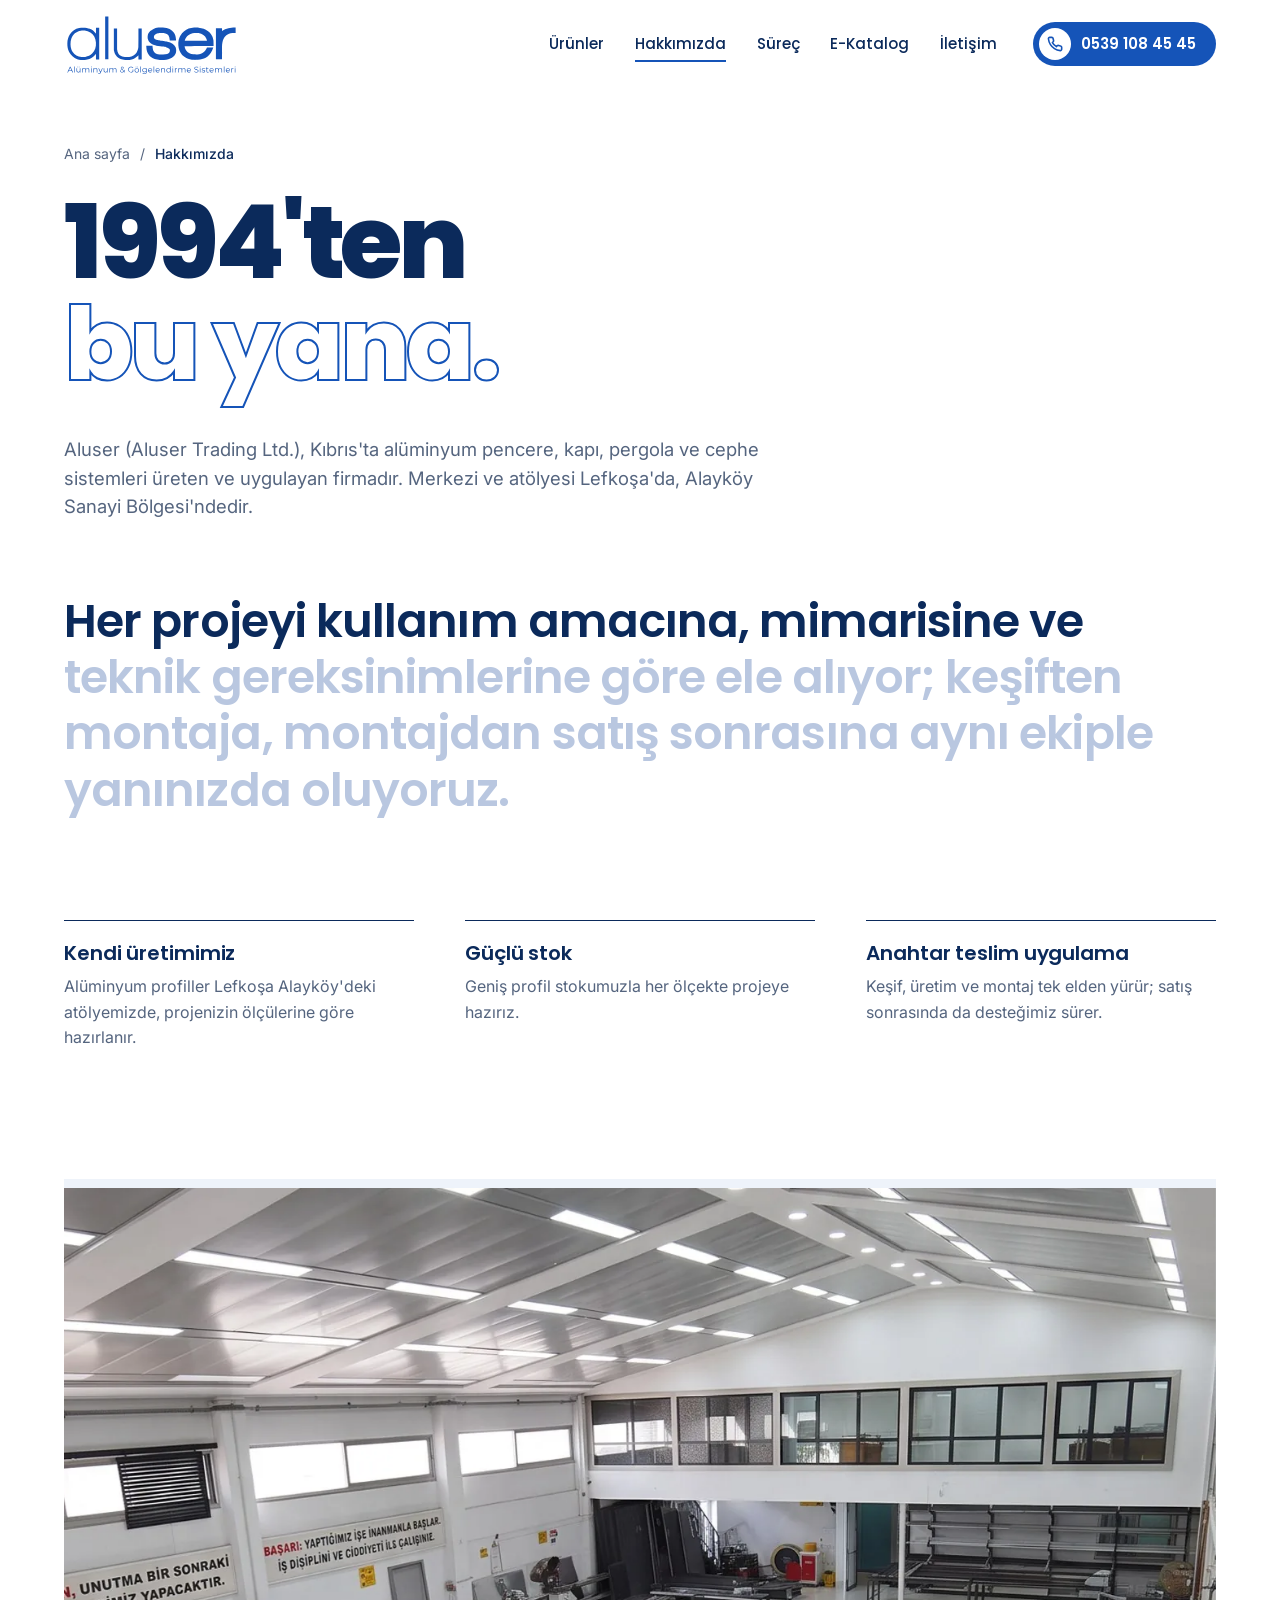
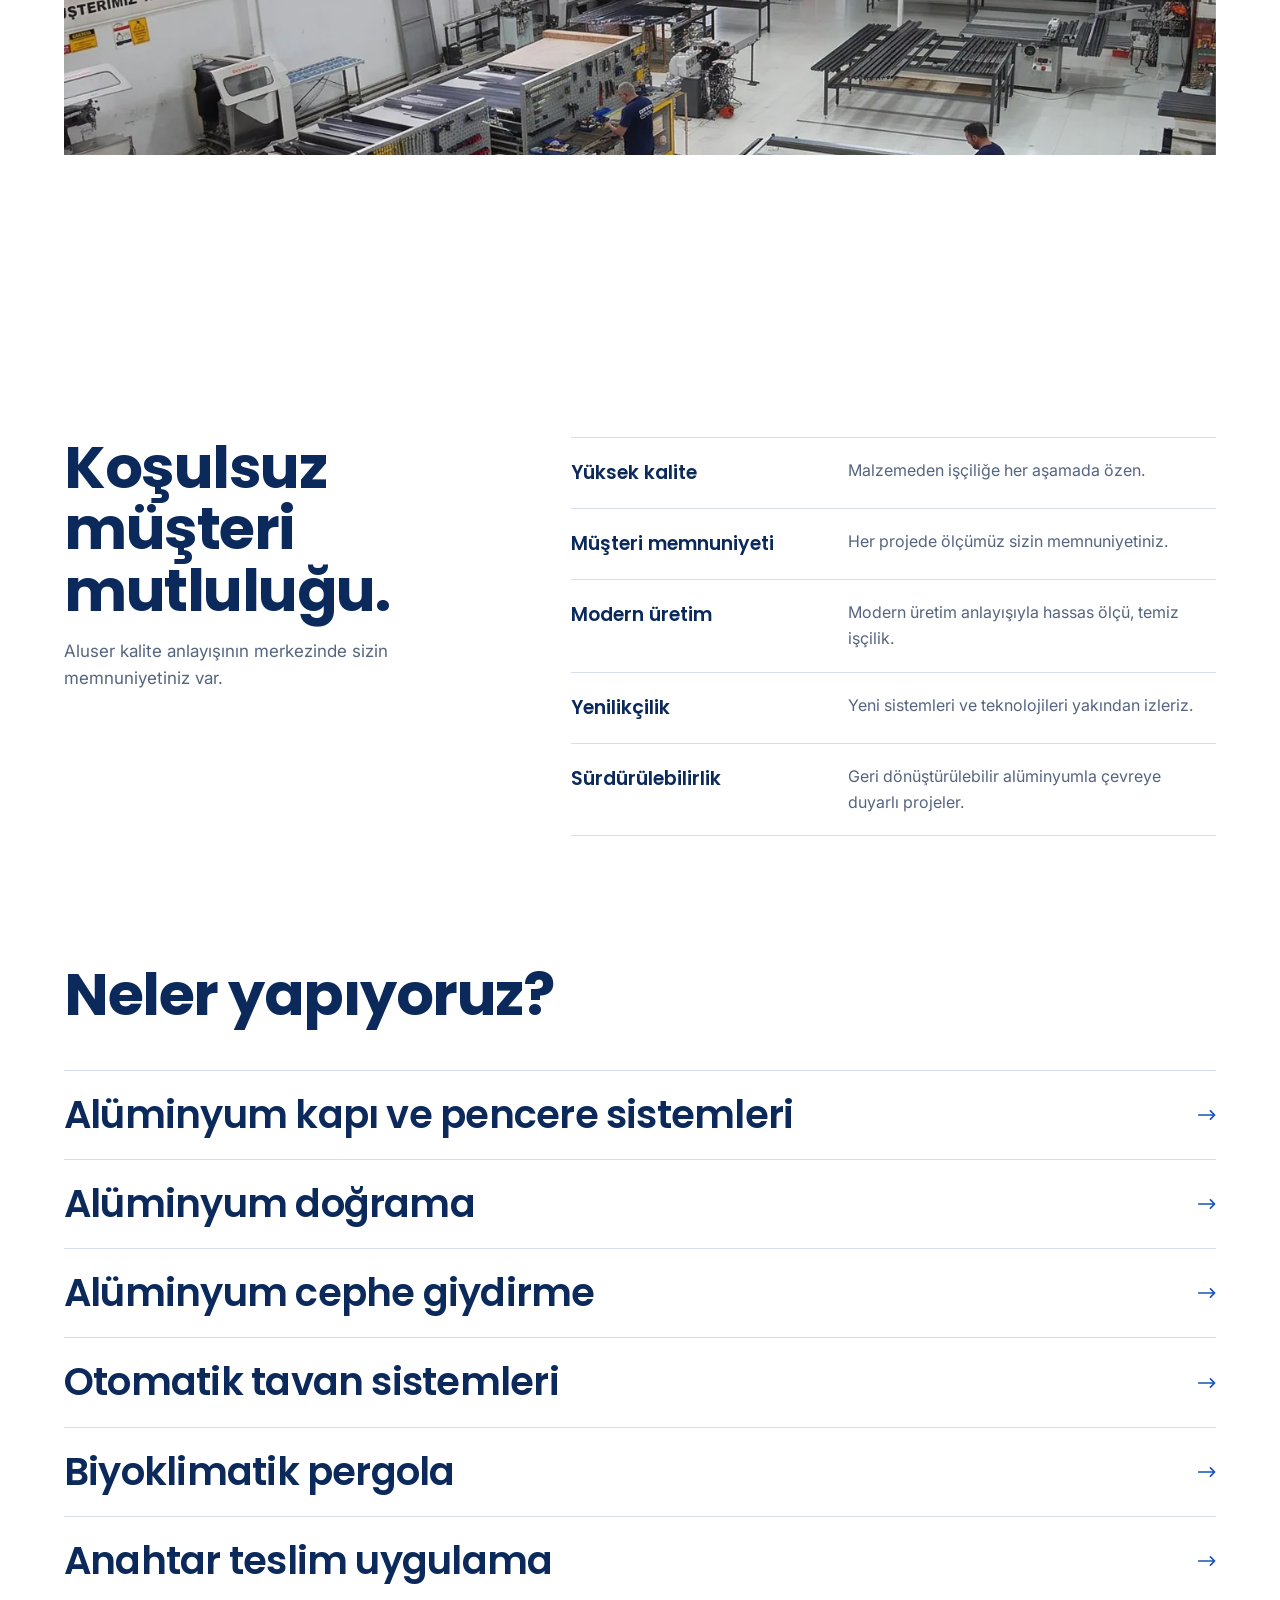
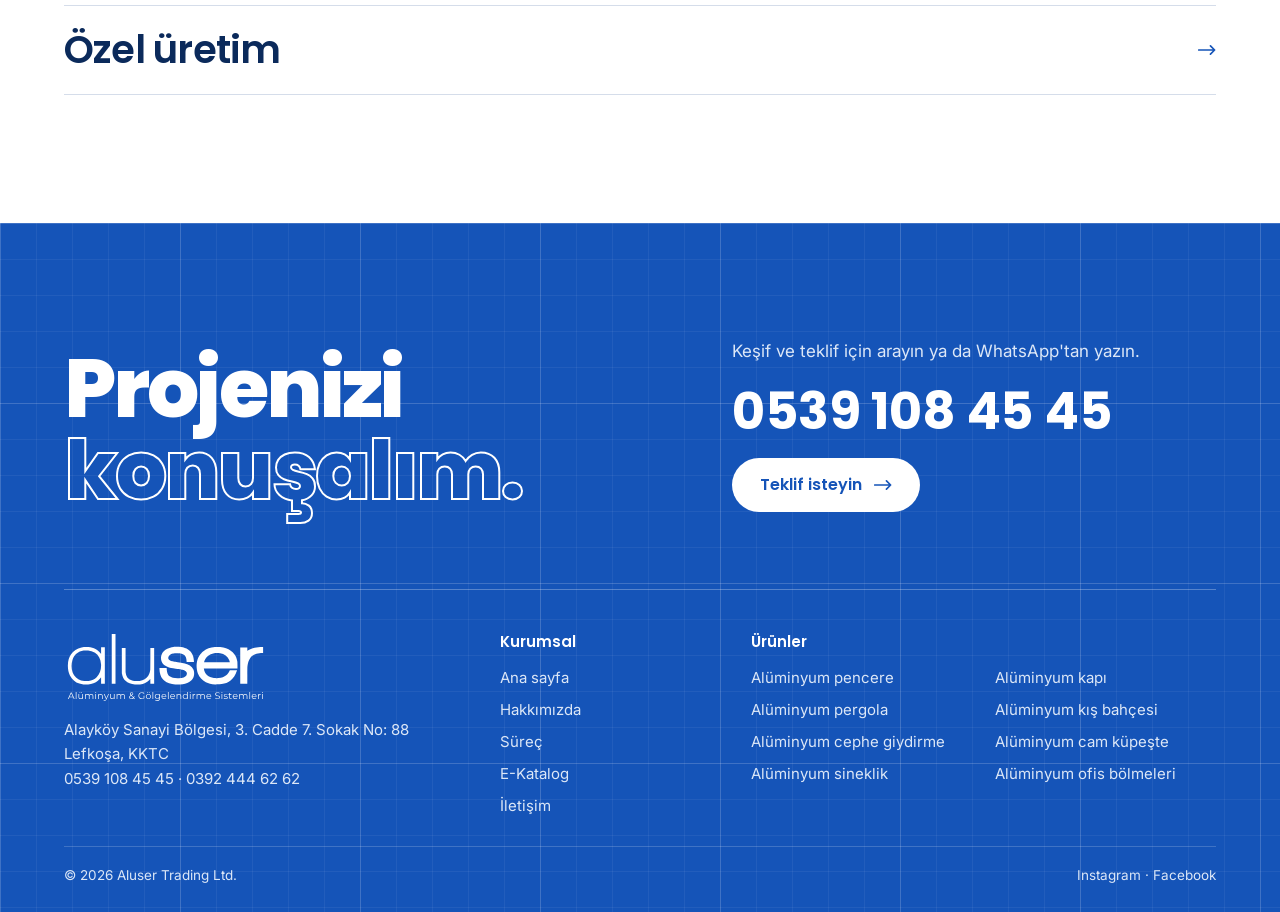
<file: hakkimizda.html>
<!DOCTYPE html>
<html lang="tr">
<head>
<meta charset="utf-8">
<meta name="viewport" content="width=device-width, initial-scale=1, viewport-fit=cover">
<title>Hakkımızda | 1994'ten Bu Yana Aluser Alüminyum, Kıbrıs</title>
<meta name="description" content="Aluser, 1994'ten bu yana Kıbrıs'ta alüminyum pencere, kapı, pergola ve cephe sistemleri üretiyor. Kendi atölyesi, güçlü stoku ve anahtar teslim uygulamasıyla Lefkoşa'da.">
<meta name="robots" content="noindex, nofollow">
<meta property="og:image" content="img/og.jpg">
<meta name="theme-color" content="#1554B8">
<meta property="og:type" content="website">
<meta property="og:locale" content="tr_TR">
<meta property="og:site_name" content="Aluser Alüminyum">
<meta property="og:title" content="Hakkımızda | 1994'ten Bu Yana Aluser Alüminyum, Kıbrıs">
<meta property="og:description" content="Aluser, 1994'ten bu yana Kıbrıs'ta alüminyum pencere, kapı, pergola ve cephe sistemleri üretiyor. Kendi atölyesi, güçlü stoku ve anahtar teslim uygulamasıyla Lefkoşa'da.">
<meta name="twitter:card" content="summary_large_image">
<link rel="icon" type="image/png" sizes="48x48" href="img/favicon.png">
<link rel="icon" type="image/png" sizes="512x512" href="img/favicon-512.png">
<link rel="apple-touch-icon" href="img/apple-touch-icon.png">
<link rel="preconnect" href="https://fonts.googleapis.com">
<link rel="preconnect" href="https://fonts.gstatic.com" crossorigin>
<link rel="stylesheet" href="https://fonts.googleapis.com/css2?family=Inter:wght@400;500;600&family=Poppins:wght@500;600;700;800&display=swap">
<link rel="stylesheet" href="css/site.css?v=202611251300">
<script>document.documentElement.className+=' js'</script>
</head>
<body>
<header class="hdr">
  <div class="wrap hdr-in">
    <a class="logo" href="./" aria-label="Aluser, ana sayfa"><img src="img/aluser-logo-sloganli.svg" alt="aluser, Alüminyum ve Gölgelendirme Sistemleri" width="1637" height="581"></a>
    <nav class="nav" aria-label="Ana menü">
      <a href="urunler.html">Ürünler</a>
      <a href="hakkimizda.html" aria-current="page">Hakkımızda</a>
      <a href="surec.html">Süreç</a>
      <a href="e-katalog.html">E-Katalog</a>
      <a href="iletisim.html">İletişim</a>
    </nav>
    <a class="call" href="tel:+905391084545" aria-label="Aluser'i arayın: 0539 108 45 45"><i><svg width="16" height="16" viewBox="0 0 24 24" fill="none" stroke="#1554B8" stroke-width="2.4" stroke-linecap="round" stroke-linejoin="round" aria-hidden="true"><path d="M22 16.92v3a2 2 0 0 1-2.18 2 19.79 19.79 0 0 1-8.63-3.07 19.5 19.5 0 0 1-6-6 19.79 19.79 0 0 1-3.07-8.67A2 2 0 0 1 4.11 2h3a2 2 0 0 1 2 1.72 12.84 12.84 0 0 0 .7 2.81 2 2 0 0 1-.45 2.11L8.09 9.91a16 16 0 0 0 6 6l1.27-1.27a2 2 0 0 1 2.11-.45 12.84 12.84 0 0 0 2.81.7A2 2 0 0 1 22 16.92z"></path></svg></i><span>0539 108 45 45</span></a>
    <button class="menu-btn" id="menu-btn" type="button" aria-expanded="false" aria-controls="mnav" aria-label="Menü"><span></span><span></span></button>
  </div>
  <nav class="mnav" id="mnav" aria-label="Mobil menü" hidden>
    <div class="wrap">
      <a href="urunler.html">Ürünler</a>
      <a href="hakkimizda.html" aria-current="page">Hakkımızda</a>
      <a href="surec.html">Süreç</a>
      <a href="e-katalog.html">E-Katalog</a>
      <a href="iletisim.html">İletişim</a>
    </div>
  </nav>
</header>

<main>
<section class="phead">
  <div class="wrap">
    <nav class="crumbs" aria-label="Sayfa yolu"><a href="./">Ana sayfa</a> <span aria-hidden="true">/</span> <span aria-current="page">Hakkımızda</span></nav>
    <h1><span>1994'ten</span> <span class="ol">bu yana.</span></h1>
    <p class="lead">Aluser (Aluser Trading Ltd.), Kıbrıs'ta alüminyum pencere, kapı, pergola ve cephe sistemleri üreten ve uygulayan firmadır. Merkezi ve atölyesi Lefkoşa'da, Alayköy Sanayi Bölgesi'ndedir.</p>
  </div>
</section>

<section class="about about-in">
  <div class="wrap">
    <p class="statement" id="statement">Her projeyi kullanım amacına, mimarisine ve teknik gereksinimlerine göre ele alıyor; keşiften montaja, montajdan satış sonrasına aynı ekiple yanınızda oluyoruz.</p>
    <div class="facts">
      <div class="rv"><h3>Kendi üretimimiz</h3><p>Alüminyum profiller Lefkoşa Alayköy'deki atölyemizde, projenizin ölçülerine göre hazırlanır.</p></div>
      <div class="rv" style="--d:.1s"><h3>Güçlü stok</h3><p>Geniş profil stokumuzla her ölçekte projeye hazırız.</p></div>
      <div class="rv" style="--d:.2s"><h3>Anahtar teslim uygulama</h3><p>Keşif, üretim ve montaj tek elden yürür; satış sonrasında da desteğimiz sürer.</p></div>
    </div>
  </div>
</section>

<section class="process">
  <div class="wrap">
    <figure class="band" style="margin-top:0"><img src="img/atolye.webp" width="1536" height="864" loading="lazy" decoding="async" alt="Aluser atölyesinde alüminyum profil hazırlayan ekip" data-parallax="-.18"></figure>
  </div>
</section>

<section class="faqs">
  <div class="wrap faqs-grid">
    <div><h2 class="rv">Koşulsuz müşteri mutluluğu.</h2><p class="sub rv" style="--d:.08s">Aluser kalite anlayışının merkezinde sizin memnuniyetiniz var.</p></div>
    <dl class="why-list" style="margin-top:0"><div class="rv" style="--d:0.00s"><dt>Yüksek kalite</dt><dd>Malzemeden işçiliğe her aşamada özen.</dd></div><div class="rv" style="--d:0.05s"><dt>Müşteri memnuniyeti</dt><dd>Her projede ölçümüz sizin memnuniyetiniz.</dd></div><div class="rv" style="--d:0.10s"><dt>Modern üretim</dt><dd>Modern üretim anlayışıyla hassas ölçü, temiz işçilik.</dd></div><div class="rv" style="--d:0.15s"><dt>Yenilikçilik</dt><dd>Yeni sistemleri ve teknolojileri yakından izleriz.</dd></div><div class="rv" style="--d:0.20s"><dt>Sürdürülebilirlik</dt><dd>Geri dönüştürülebilir alüminyumla çevreye duyarlı projeler.</dd></div></dl>
  </div>
</section>

<section class="faqs">
  <div class="wrap">
    <h2 class="rv">Neler yapıyoruz?</h2>
    <ul class="svc"><li class="rv" style="--d:0.00s"><a href="aluminyum-pencere.html">Alüminyum kapı ve pencere sistemleri <svg width="18" height="12" viewBox="0 0 26 14" fill="none" stroke="currentColor" stroke-width="2.4" stroke-linecap="round" stroke-linejoin="round" aria-hidden="true"><path d="M1 7h23M18 1l6 6-6 6"></path></svg></a></li><li class="rv" style="--d:0.04s"><a href="urunler.html">Alüminyum doğrama <svg width="18" height="12" viewBox="0 0 26 14" fill="none" stroke="currentColor" stroke-width="2.4" stroke-linecap="round" stroke-linejoin="round" aria-hidden="true"><path d="M1 7h23M18 1l6 6-6 6"></path></svg></a></li><li class="rv" style="--d:0.08s"><a href="aluminyum-cephe-giydirme.html">Alüminyum cephe giydirme <svg width="18" height="12" viewBox="0 0 26 14" fill="none" stroke="currentColor" stroke-width="2.4" stroke-linecap="round" stroke-linejoin="round" aria-hidden="true"><path d="M1 7h23M18 1l6 6-6 6"></path></svg></a></li><li class="rv" style="--d:0.12s"><a href="aluminyum-kis-bahcesi.html">Otomatik tavan sistemleri <svg width="18" height="12" viewBox="0 0 26 14" fill="none" stroke="currentColor" stroke-width="2.4" stroke-linecap="round" stroke-linejoin="round" aria-hidden="true"><path d="M1 7h23M18 1l6 6-6 6"></path></svg></a></li><li class="rv" style="--d:0.16s"><a href="aluminyum-pergola.html">Biyoklimatik pergola <svg width="18" height="12" viewBox="0 0 26 14" fill="none" stroke="currentColor" stroke-width="2.4" stroke-linecap="round" stroke-linejoin="round" aria-hidden="true"><path d="M1 7h23M18 1l6 6-6 6"></path></svg></a></li><li class="rv" style="--d:0.20s"><a href="surec.html">Anahtar teslim uygulama <svg width="18" height="12" viewBox="0 0 26 14" fill="none" stroke="currentColor" stroke-width="2.4" stroke-linecap="round" stroke-linejoin="round" aria-hidden="true"><path d="M1 7h23M18 1l6 6-6 6"></path></svg></a></li><li class="rv" style="--d:0.24s"><a href="iletisim.html">Özel üretim <svg width="18" height="12" viewBox="0 0 26 14" fill="none" stroke="currentColor" stroke-width="2.4" stroke-linecap="round" stroke-linejoin="round" aria-hidden="true"><path d="M1 7h23M18 1l6 6-6 6"></path></svg></a></li></ul>
  </div>
</section>
</main>

<section class="contact">
  <div class="wrap band-row">
    <h2 class="rv"><span>Projenizi</span> <span class="ol-w">konuşalım.</span></h2>
    <div class="cta-side rv" style="--d:.1s">
      <p class="contact-lead">Keşif ve teklif için arayın ya da WhatsApp'tan yazın.</p>
      <a class="tel-1" href="tel:+905391084545">0539 108 45 45</a>
      <a class="btn btn-white" href="iletisim.html">Teklif isteyin <svg width="18" height="12" viewBox="0 0 26 14" fill="none" stroke="currentColor" stroke-width="2.4" stroke-linecap="round" stroke-linejoin="round" aria-hidden="true"><path d="M1 7h23M18 1l6 6-6 6"></path></svg></a>
    </div>
  </div>
  <div class="wrap">
    <footer class="foot">
      <div>
        <a href="./" aria-label="Aluser, ana sayfa"><img src="img/aluser-logo-beyaz.svg" width="1637" height="581" alt="aluser, Alüminyum ve Gölgelendirme Sistemleri" loading="lazy"></a>
        <address>Alayköy Sanayi Bölgesi, 3. Cadde 7. Sokak No: 88<br>Lefkoşa, KKTC<br><a href="tel:+905391084545">0539 108 45 45</a> · <a href="tel:+903924446262">0392 444 62 62</a></address>
      </div>
      <nav aria-label="Kurumsal"><p class="foot-h">Kurumsal</p><ul><li><a href="./">Ana sayfa</a></li><li><a href="hakkimizda.html">Hakkımızda</a></li><li><a href="surec.html">Süreç</a></li><li><a href="e-katalog.html">E-Katalog</a></li><li><a href="iletisim.html">İletişim</a></li></ul></nav>
      <nav aria-label="Ürünler"><p class="foot-h"><a href="urunler.html">Ürünler</a></p><ul class="cols2"><li><a href="aluminyum-pencere.html">Alüminyum pencere</a></li><li><a href="aluminyum-kapi.html">Alüminyum kapı</a></li><li><a href="aluminyum-pergola.html">Alüminyum pergola</a></li><li><a href="aluminyum-kis-bahcesi.html">Alüminyum kış bahçesi</a></li><li><a href="aluminyum-cephe-giydirme.html">Alüminyum cephe giydirme</a></li><li><a href="aluminyum-cam-kupeste.html">Alüminyum cam küpeşte</a></li><li><a href="aluminyum-sineklik.html">Alüminyum sineklik</a></li><li><a href="aluminyum-ofis-bolmeleri.html">Alüminyum ofis bölmeleri</a></li></ul></nav>
      <div class="foot-end"><span>© 2026 Aluser Trading Ltd.</span><span><a href="https://www.instagram.com/aluseraluminyum/" target="_blank" rel="noopener">Instagram</a> · <a href="https://www.facebook.com/alusertrading" target="_blank" rel="noopener">Facebook</a></span></div>
    </footer>
  </div>
</section>

<script src="js/site.js?v=202611251300"></script>
</body>
</html>
</file>
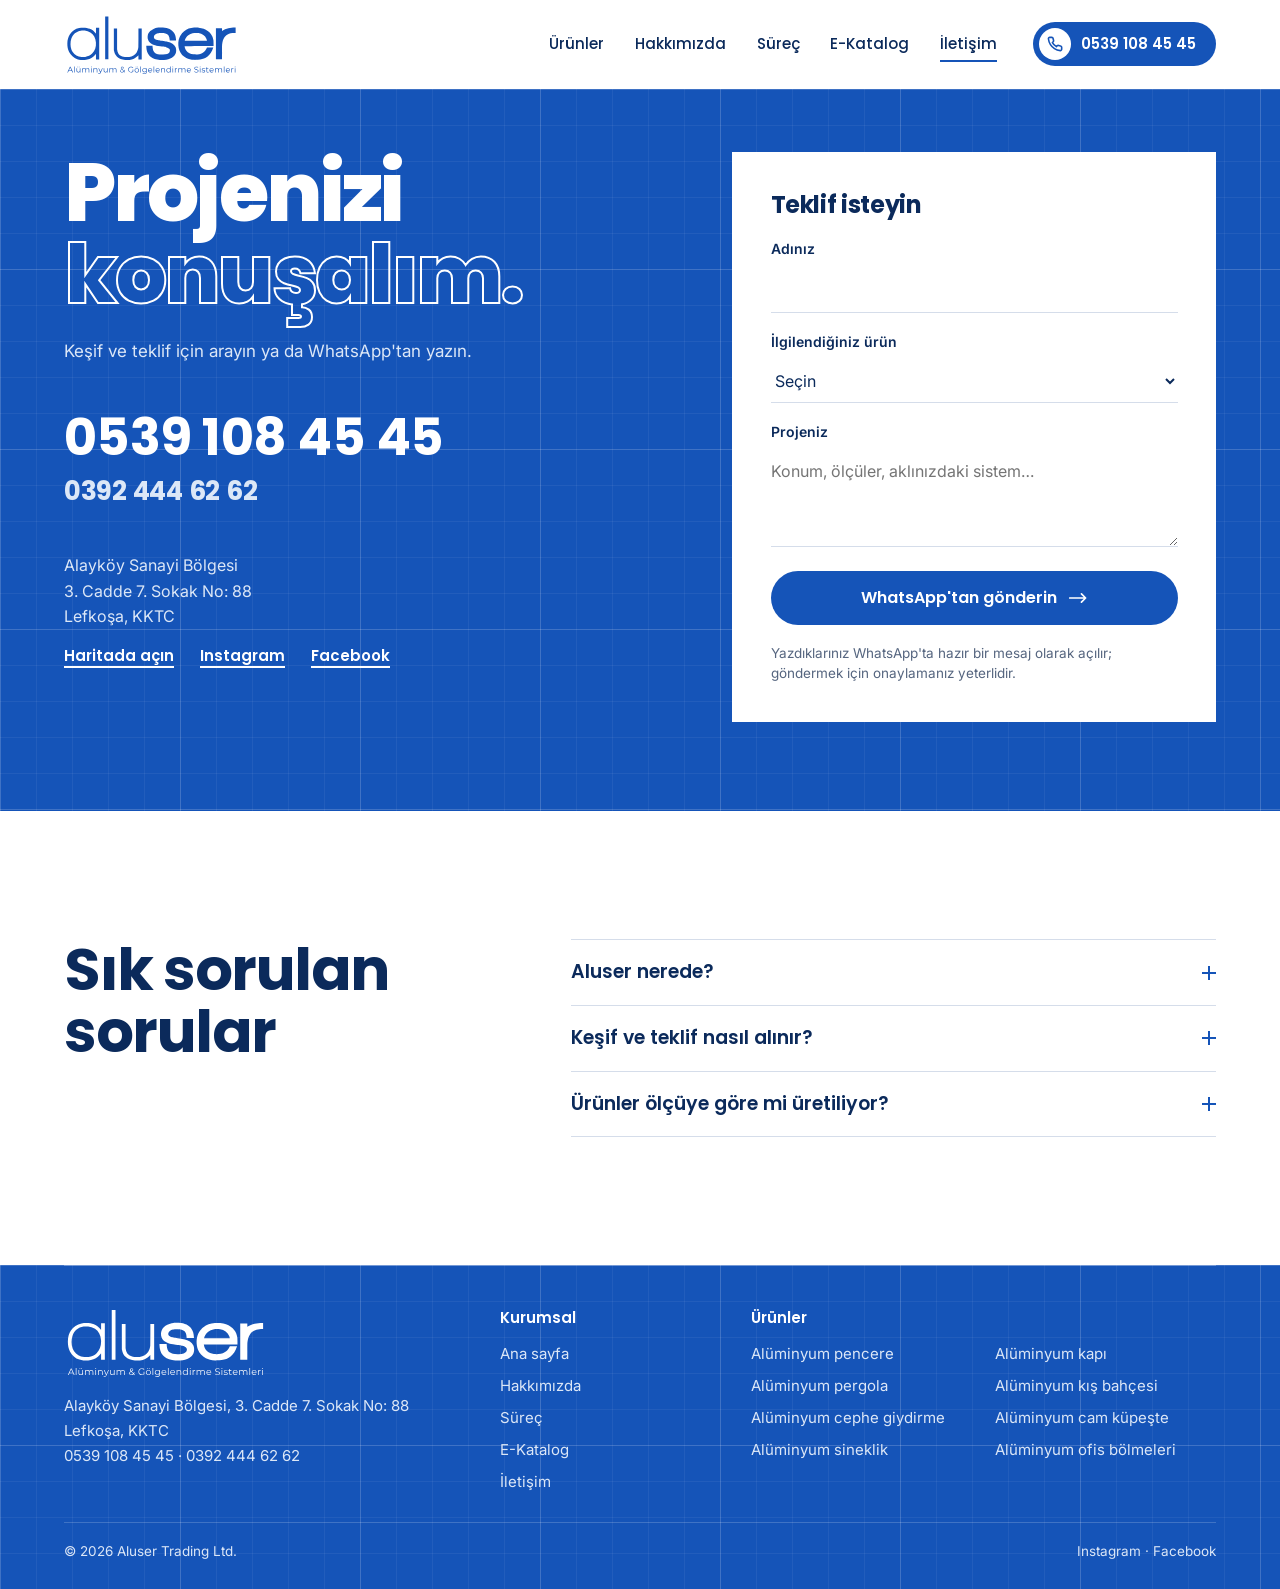
<file: iletisim.html>
<!DOCTYPE html>
<html lang="tr">
<head>
<meta charset="utf-8">
<meta name="viewport" content="width=device-width, initial-scale=1, viewport-fit=cover">
<title>İletişim | Aluser Alüminyum, Lefkoşa (KKTC)</title>
<meta name="description" content="Aluser Alüminyum: Alayköy Sanayi Bölgesi, 3. Cadde 7. Sokak No: 88, Lefkoşa, KKTC. Keşif ve teklif için arayın ya da WhatsApp'tan yazın: 0539 108 45 45.">
<meta name="robots" content="noindex, nofollow">
<meta property="og:image" content="img/og.jpg">
<meta name="theme-color" content="#1554B8">
<meta property="og:type" content="website">
<meta property="og:locale" content="tr_TR">
<meta property="og:site_name" content="Aluser Alüminyum">
<meta property="og:title" content="İletişim | Aluser Alüminyum, Lefkoşa (KKTC)">
<meta property="og:description" content="Aluser Alüminyum: Alayköy Sanayi Bölgesi, 3. Cadde 7. Sokak No: 88, Lefkoşa, KKTC. Keşif ve teklif için arayın ya da WhatsApp'tan yazın: 0539 108 45 45.">
<meta name="twitter:card" content="summary_large_image">
<link rel="icon" type="image/png" sizes="48x48" href="img/favicon.png">
<link rel="icon" type="image/png" sizes="512x512" href="img/favicon-512.png">
<link rel="apple-touch-icon" href="img/apple-touch-icon.png">
<link rel="preconnect" href="https://fonts.googleapis.com">
<link rel="preconnect" href="https://fonts.gstatic.com" crossorigin>
<link rel="stylesheet" href="https://fonts.googleapis.com/css2?family=Inter:wght@400;500;600&family=Poppins:wght@500;600;700;800&display=swap">
<link rel="stylesheet" href="css/site.css?v=202611251300">
<script>document.documentElement.className+=' js'</script>
</head>
<body>
<header class="hdr">
  <div class="wrap hdr-in">
    <a class="logo" href="./" aria-label="Aluser, ana sayfa"><img src="img/aluser-logo-sloganli.svg" alt="aluser, Alüminyum ve Gölgelendirme Sistemleri" width="1637" height="581"></a>
    <nav class="nav" aria-label="Ana menü">
      <a href="urunler.html">Ürünler</a>
      <a href="hakkimizda.html">Hakkımızda</a>
      <a href="surec.html">Süreç</a>
      <a href="e-katalog.html">E-Katalog</a>
      <a href="iletisim.html" aria-current="page">İletişim</a>
    </nav>
    <a class="call" href="tel:+905391084545" aria-label="Aluser'i arayın: 0539 108 45 45"><i><svg width="16" height="16" viewBox="0 0 24 24" fill="none" stroke="#1554B8" stroke-width="2.4" stroke-linecap="round" stroke-linejoin="round" aria-hidden="true"><path d="M22 16.92v3a2 2 0 0 1-2.18 2 19.79 19.79 0 0 1-8.63-3.07 19.5 19.5 0 0 1-6-6 19.79 19.79 0 0 1-3.07-8.67A2 2 0 0 1 4.11 2h3a2 2 0 0 1 2 1.72 12.84 12.84 0 0 0 .7 2.81 2 2 0 0 1-.45 2.11L8.09 9.91a16 16 0 0 0 6 6l1.27-1.27a2 2 0 0 1 2.11-.45 12.84 12.84 0 0 0 2.81.7A2 2 0 0 1 22 16.92z"></path></svg></i><span>0539 108 45 45</span></a>
    <button class="menu-btn" id="menu-btn" type="button" aria-expanded="false" aria-controls="mnav" aria-label="Menü"><span></span><span></span></button>
  </div>
  <nav class="mnav" id="mnav" aria-label="Mobil menü" hidden>
    <div class="wrap">
      <a href="urunler.html">Ürünler</a>
      <a href="hakkimizda.html">Hakkımızda</a>
      <a href="surec.html">Süreç</a>
      <a href="e-katalog.html">E-Katalog</a>
      <a href="iletisim.html" aria-current="page">İletişim</a>
    </div>
  </nav>
</header>

<main>
<section class="contact contact-page">
  <div class="wrap contact-grid">
    <div>
      <h1><span>Projenizi</span> <span class="ol-w">konuşalım.</span></h1>
      <p class="contact-lead">Keşif ve teklif için arayın ya da WhatsApp'tan yazın.</p>
      <div class="tels">
        <a class="tel-1" href="tel:+905391084545">0539 108 45 45</a>
        <a class="tel-2" href="tel:+903924446262">0392 444 62 62</a>
      </div>
      <div class="where">
        <address>Alayköy Sanayi Bölgesi<br>3. Cadde 7. Sokak No:&nbsp;88<br>Lefkoşa, KKTC</address>
        <div class="links">
          <a href="https://www.google.com/maps/search/?api=1&amp;query=Aluser+Trading+Alayk%C3%B6y+Lefko%C5%9Fa" target="_blank" rel="noopener">Haritada açın</a>
          <a href="https://www.instagram.com/aluseraluminyum/" target="_blank" rel="noopener">Instagram</a>
          <a href="https://www.facebook.com/alusertrading" target="_blank" rel="noopener">Facebook</a>
        </div>
      </div>
    </div>
    <form class="quote" id="quote" novalidate>
      <h3>Teklif isteyin</h3>
      <div class="field"><label for="q-ad">Adınız</label><input id="q-ad" name="ad" type="text" autocomplete="name"></div>
      <div class="field"><label for="q-urun">İlgilendiğiniz ürün</label>
        <select id="q-urun" name="urun">
          <option value="">Seçin</option>
          <option>Alüminyum pencere</option>
          <option>Alüminyum kapı</option>
          <option>Alüminyum pergola / biyoklimatik pergola</option>
          <option>Alüminyum kış bahçesi</option>
          <option>Alüminyum cephe giydirme</option>
          <option>Alüminyum cam küpeşte</option>
          <option>Alüminyum sineklik</option>
          <option>Alüminyum ofis bölmeleri</option>
        </select>
      </div>
      <div class="field"><label for="q-not">Projeniz</label><textarea id="q-not" name="not" rows="3" placeholder="Konum, ölçüler, aklınızdaki sistem…"></textarea></div>
      <a class="btn btn-primary" id="wa-send" href="https://wa.me/905391084545?text=Merhaba%2C%20web%20sitenizden%20yaz%C4%B1yorum." target="_blank" rel="noopener">WhatsApp'tan gönderin <svg width="18" height="12" viewBox="0 0 26 14" fill="none" stroke="currentColor" stroke-width="2.4" stroke-linecap="round" stroke-linejoin="round" aria-hidden="true"><path d="M1 7h23M18 1l6 6-6 6"></path></svg></a>
      <small>Yazdıklarınız WhatsApp'ta hazır bir mesaj olarak açılır; göndermek için onaylamanız yeterlidir.</small>
    </form>
  </div>
</section>

<section class="faqs">
  <div class="wrap faqs-grid">
    <h2 class="rv">Sık sorulan sorular</h2>
    <div class="rv" style="--d:.08s"><details class="faq"><summary>Aluser nerede?</summary><p>Aluser'in merkezi ve atölyesi Lefkoşa'da, Alayköy Sanayi Bölgesi'ndedir: 3. Cadde 7. Sokak No: 88, Lefkoşa, KKTC.</p></details><details class="faq"><summary>Keşif ve teklif nasıl alınır?</summary><p>0539 108 45 45'i arayın ya da aynı numaraya WhatsApp'tan yazın. Ekibimiz mekânı yerinde görür, ölçü alır ve projenize özel teklif hazırlar.</p></details><details class="faq"><summary>Ürünler ölçüye göre mi üretiliyor?</summary><p>Evet. Her ürün keşifte alınan ölçülere göre, projenize özel üretilir.</p></details></div>
  </div>
</section>
</main>

<section class="contact">
  <div class="wrap">
    <footer class="foot">
      <div>
        <a href="./" aria-label="Aluser, ana sayfa"><img src="img/aluser-logo-beyaz.svg" width="1637" height="581" alt="aluser, Alüminyum ve Gölgelendirme Sistemleri" loading="lazy"></a>
        <address>Alayköy Sanayi Bölgesi, 3. Cadde 7. Sokak No: 88<br>Lefkoşa, KKTC<br><a href="tel:+905391084545">0539 108 45 45</a> · <a href="tel:+903924446262">0392 444 62 62</a></address>
      </div>
      <nav aria-label="Kurumsal"><p class="foot-h">Kurumsal</p><ul><li><a href="./">Ana sayfa</a></li><li><a href="hakkimizda.html">Hakkımızda</a></li><li><a href="surec.html">Süreç</a></li><li><a href="e-katalog.html">E-Katalog</a></li><li><a href="iletisim.html">İletişim</a></li></ul></nav>
      <nav aria-label="Ürünler"><p class="foot-h"><a href="urunler.html">Ürünler</a></p><ul class="cols2"><li><a href="aluminyum-pencere.html">Alüminyum pencere</a></li><li><a href="aluminyum-kapi.html">Alüminyum kapı</a></li><li><a href="aluminyum-pergola.html">Alüminyum pergola</a></li><li><a href="aluminyum-kis-bahcesi.html">Alüminyum kış bahçesi</a></li><li><a href="aluminyum-cephe-giydirme.html">Alüminyum cephe giydirme</a></li><li><a href="aluminyum-cam-kupeste.html">Alüminyum cam küpeşte</a></li><li><a href="aluminyum-sineklik.html">Alüminyum sineklik</a></li><li><a href="aluminyum-ofis-bolmeleri.html">Alüminyum ofis bölmeleri</a></li></ul></nav>
      <div class="foot-end"><span>© 2026 Aluser Trading Ltd.</span><span><a href="https://www.instagram.com/aluseraluminyum/" target="_blank" rel="noopener">Instagram</a> · <a href="https://www.facebook.com/alusertrading" target="_blank" rel="noopener">Facebook</a></span></div>
    </footer>
  </div>
</section>

<script src="js/site.js?v=202611251300"></script>
</body>
</html>
</file>
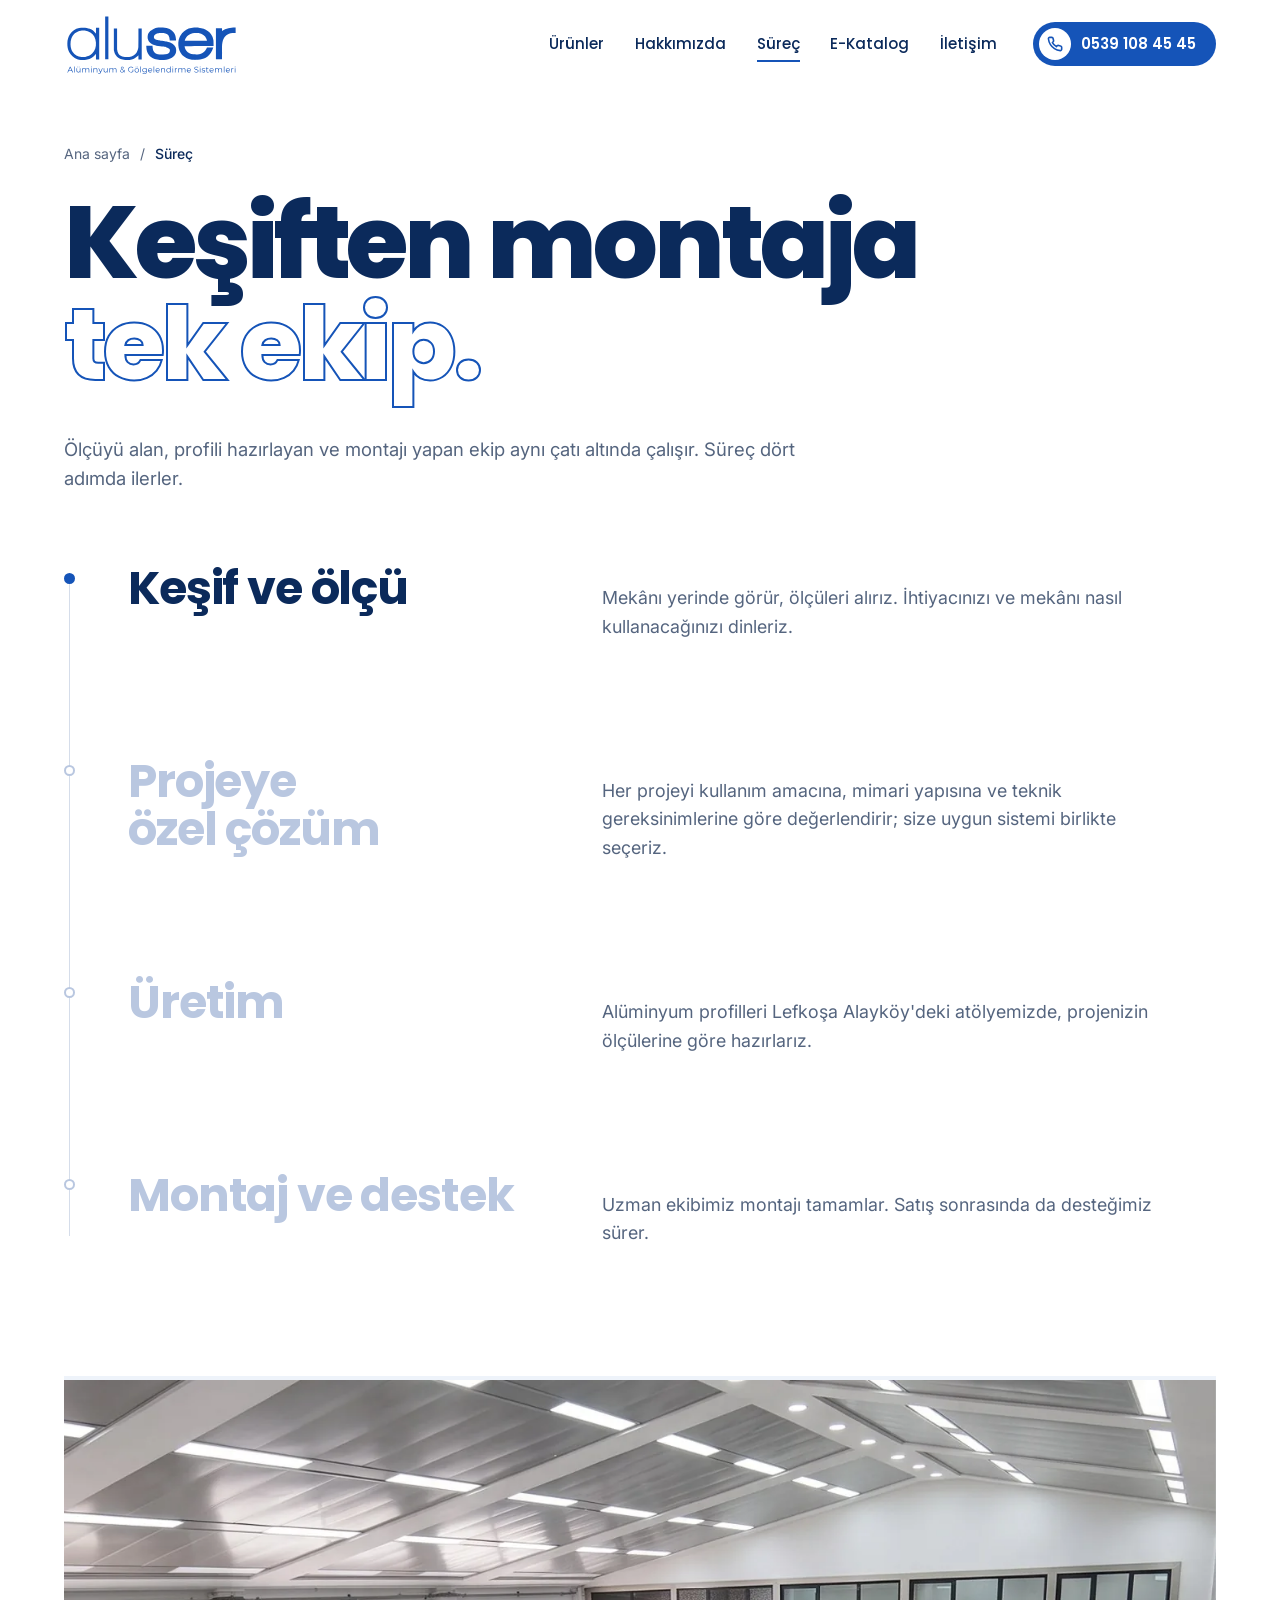
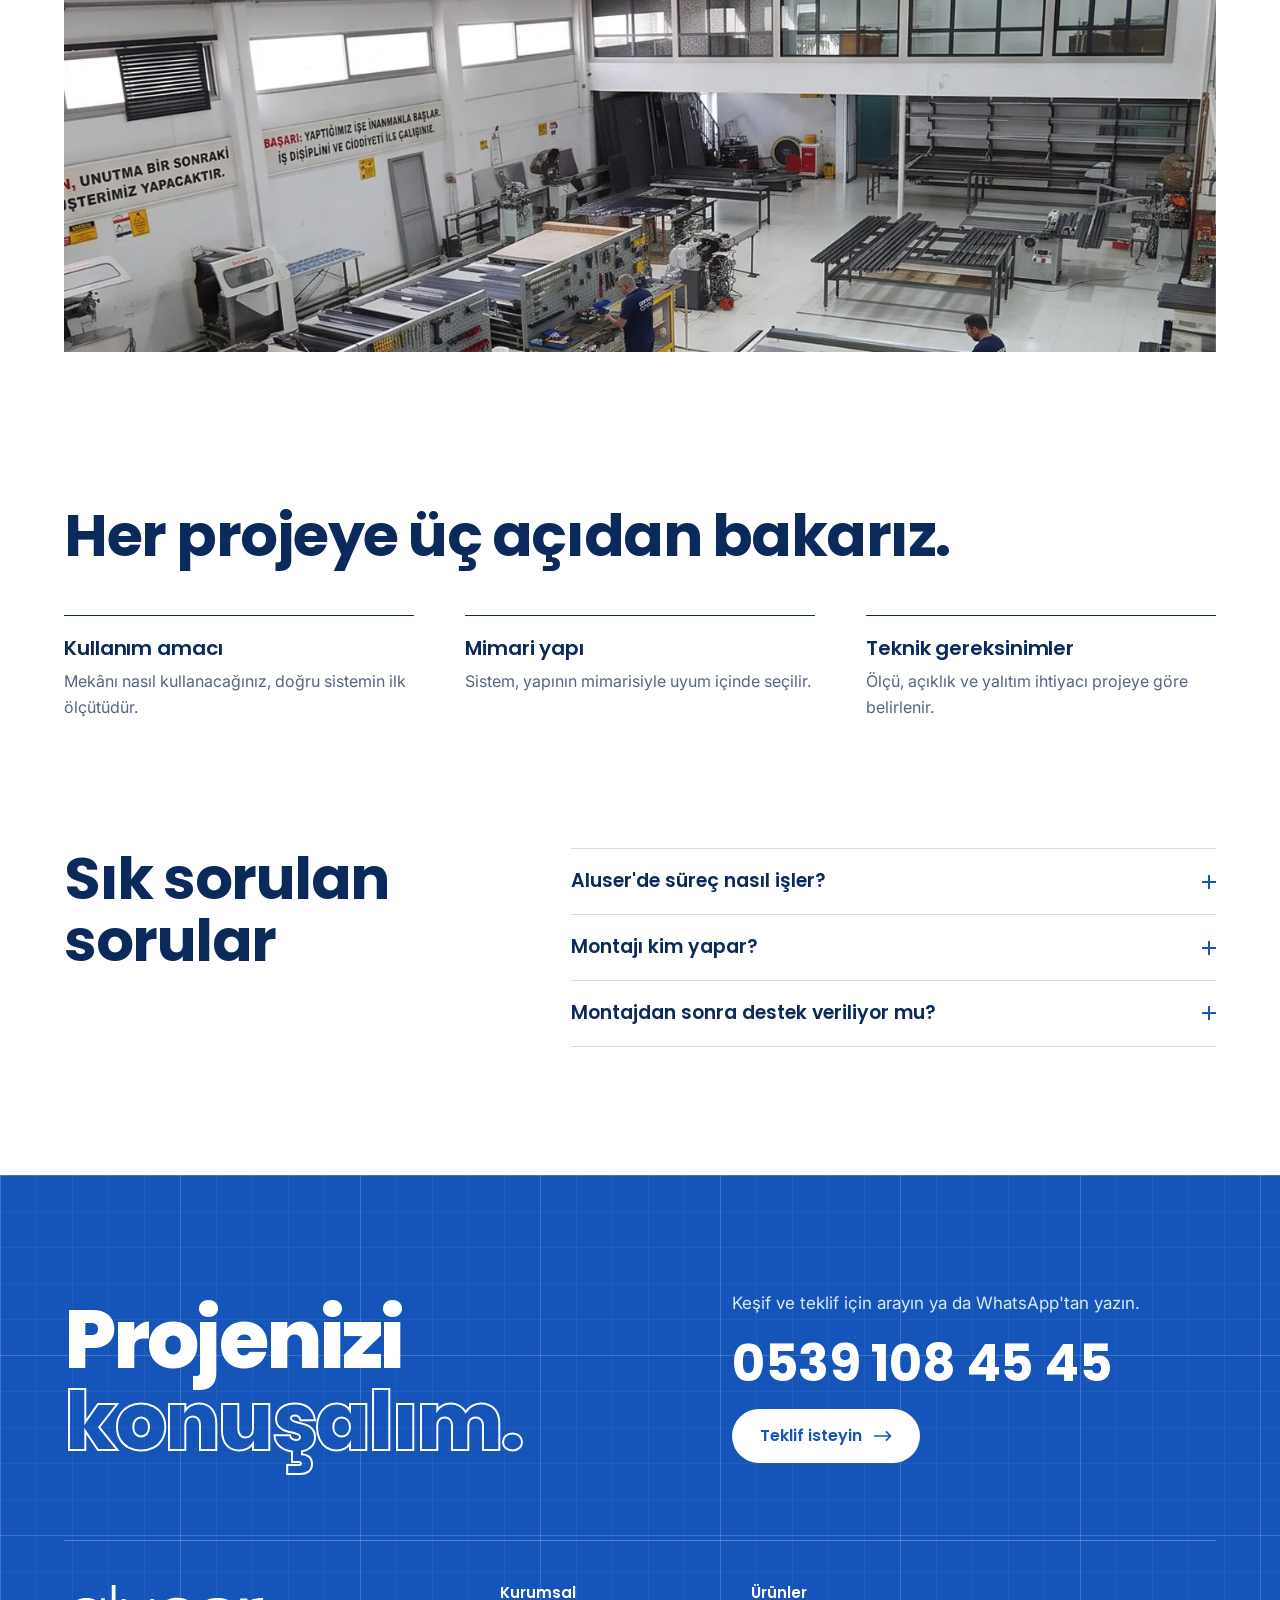
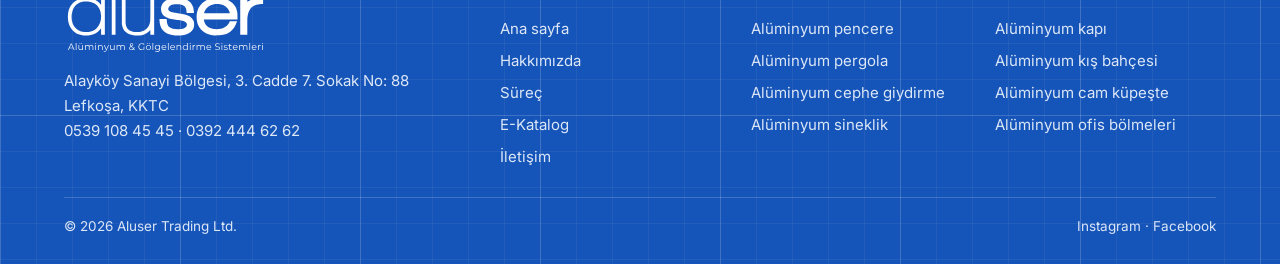
<file: surec.html>
<!DOCTYPE html>
<html lang="tr">
<head>
<meta charset="utf-8">
<meta name="viewport" content="width=device-width, initial-scale=1, viewport-fit=cover">
<title>Süreç: Keşiften Montaja Tek Ekip | Aluser Alüminyum</title>
<meta name="description" content="Aluser'de süreç dört adımdır: keşif ve ölçü, projeye özel çözüm, üretim, montaj ve destek. Ölçüyü alan, üreten ve monte eden ekip aynı çatı altında.">
<meta name="robots" content="noindex, nofollow">
<meta property="og:image" content="img/og.jpg">
<meta name="theme-color" content="#1554B8">
<meta property="og:type" content="website">
<meta property="og:locale" content="tr_TR">
<meta property="og:site_name" content="Aluser Alüminyum">
<meta property="og:title" content="Süreç: Keşiften Montaja Tek Ekip | Aluser Alüminyum">
<meta property="og:description" content="Aluser'de süreç dört adımdır: keşif ve ölçü, projeye özel çözüm, üretim, montaj ve destek. Ölçüyü alan, üreten ve monte eden ekip aynı çatı altında.">
<meta name="twitter:card" content="summary_large_image">
<link rel="icon" type="image/png" sizes="48x48" href="img/favicon.png">
<link rel="icon" type="image/png" sizes="512x512" href="img/favicon-512.png">
<link rel="apple-touch-icon" href="img/apple-touch-icon.png">
<link rel="preconnect" href="https://fonts.googleapis.com">
<link rel="preconnect" href="https://fonts.gstatic.com" crossorigin>
<link rel="stylesheet" href="https://fonts.googleapis.com/css2?family=Inter:wght@400;500;600&family=Poppins:wght@500;600;700;800&display=swap">
<link rel="stylesheet" href="css/site.css?v=202611251300">
<script>document.documentElement.className+=' js'</script>
</head>
<body>
<header class="hdr">
  <div class="wrap hdr-in">
    <a class="logo" href="./" aria-label="Aluser, ana sayfa"><img src="img/aluser-logo-sloganli.svg" alt="aluser, Alüminyum ve Gölgelendirme Sistemleri" width="1637" height="581"></a>
    <nav class="nav" aria-label="Ana menü">
      <a href="urunler.html">Ürünler</a>
      <a href="hakkimizda.html">Hakkımızda</a>
      <a href="surec.html" aria-current="page">Süreç</a>
      <a href="e-katalog.html">E-Katalog</a>
      <a href="iletisim.html">İletişim</a>
    </nav>
    <a class="call" href="tel:+905391084545" aria-label="Aluser'i arayın: 0539 108 45 45"><i><svg width="16" height="16" viewBox="0 0 24 24" fill="none" stroke="#1554B8" stroke-width="2.4" stroke-linecap="round" stroke-linejoin="round" aria-hidden="true"><path d="M22 16.92v3a2 2 0 0 1-2.18 2 19.79 19.79 0 0 1-8.63-3.07 19.5 19.5 0 0 1-6-6 19.79 19.79 0 0 1-3.07-8.67A2 2 0 0 1 4.11 2h3a2 2 0 0 1 2 1.72 12.84 12.84 0 0 0 .7 2.81 2 2 0 0 1-.45 2.11L8.09 9.91a16 16 0 0 0 6 6l1.27-1.27a2 2 0 0 1 2.11-.45 12.84 12.84 0 0 0 2.81.7A2 2 0 0 1 22 16.92z"></path></svg></i><span>0539 108 45 45</span></a>
    <button class="menu-btn" id="menu-btn" type="button" aria-expanded="false" aria-controls="mnav" aria-label="Menü"><span></span><span></span></button>
  </div>
  <nav class="mnav" id="mnav" aria-label="Mobil menü" hidden>
    <div class="wrap">
      <a href="urunler.html">Ürünler</a>
      <a href="hakkimizda.html">Hakkımızda</a>
      <a href="surec.html" aria-current="page">Süreç</a>
      <a href="e-katalog.html">E-Katalog</a>
      <a href="iletisim.html">İletişim</a>
    </div>
  </nav>
</header>

<main>
<section class="phead">
  <div class="wrap">
    <nav class="crumbs" aria-label="Sayfa yolu"><a href="./">Ana sayfa</a> <span aria-hidden="true">/</span> <span aria-current="page">Süreç</span></nav>
    <h1><span>Keşiften montaja</span> <span class="ol">tek ekip.</span></h1>
    <p class="lead">Ölçüyü alan, profili hazırlayan ve montajı yapan ekip aynı çatı altında çalışır. Süreç dört adımda ilerler.</p>
  </div>
</section>

<section class="tl-sec">
  <div class="wrap">
    <div class="tl-wrap" data-steps="v">
      <div class="tl-line" aria-hidden="true"></div>
      <ol class="tl"><li><h2>Keşif ve ölçü</h2><p>Mekânı yerinde görür, ölçüleri alırız. İhtiyacınızı ve mekânı nasıl kullanacağınızı dinleriz.</p></li><li><h2>Projeye özel çözüm</h2><p>Her projeyi kullanım amacına, mimari yapısına ve teknik gereksinimlerine göre değerlendirir; size uygun sistemi birlikte seçeriz.</p></li><li><h2>Üretim</h2><p>Alüminyum profilleri Lefkoşa Alayköy'deki atölyemizde, projenizin ölçülerine göre hazırlarız.</p></li><li><h2>Montaj ve destek</h2><p>Uzman ekibimiz montajı tamamlar. Satış sonrasında da desteğimiz sürer.</p></li></ol>
    </div>
  </div>
</section>

<section class="process">
  <div class="wrap">
    <figure class="band" style="margin-top:0"><img src="img/atolye.webp" width="1536" height="864" loading="lazy" decoding="async" alt="Aluser atölyesinde alüminyum profil hazırlayan ekip" data-parallax="-.18"></figure>
  </div>
</section>

<section class="about about-in">
  <div class="wrap">
    <h2 class="rv">Her projeye üç açıdan bakarız.</h2>
    <div class="facts">
      <div class="rv"><h3>Kullanım amacı</h3><p>Mekânı nasıl kullanacağınız, doğru sistemin ilk ölçütüdür.</p></div>
      <div class="rv" style="--d:.1s"><h3>Mimari yapı</h3><p>Sistem, yapının mimarisiyle uyum içinde seçilir.</p></div>
      <div class="rv" style="--d:.2s"><h3>Teknik gereksinimler</h3><p>Ölçü, açıklık ve yalıtım ihtiyacı projeye göre belirlenir.</p></div>
    </div>
  </div>
</section>

<section class="faqs">
  <div class="wrap faqs-grid">
    <h2 class="rv">Sık sorulan sorular</h2>
    <div class="rv" style="--d:.08s"><details class="faq"><summary>Aluser'de süreç nasıl işler?</summary><p>Süreç dört adımdır: keşif ve ölçü, projeye özel çözüm, üretim, montaj ve destek. Dört adımı da aynı ekip yürütür.</p></details><details class="faq"><summary>Montajı kim yapar?</summary><p>Montajı Aluser'in uzman ekibi yapar.</p></details><details class="faq"><summary>Montajdan sonra destek veriliyor mu?</summary><p>Evet. Montajdan sonra da desteğimiz sürer.</p></details></div>
  </div>
</section>
</main>

<section class="contact">
  <div class="wrap band-row">
    <h2 class="rv"><span>Projenizi</span> <span class="ol-w">konuşalım.</span></h2>
    <div class="cta-side rv" style="--d:.1s">
      <p class="contact-lead">Keşif ve teklif için arayın ya da WhatsApp'tan yazın.</p>
      <a class="tel-1" href="tel:+905391084545">0539 108 45 45</a>
      <a class="btn btn-white" href="iletisim.html">Teklif isteyin <svg width="18" height="12" viewBox="0 0 26 14" fill="none" stroke="currentColor" stroke-width="2.4" stroke-linecap="round" stroke-linejoin="round" aria-hidden="true"><path d="M1 7h23M18 1l6 6-6 6"></path></svg></a>
    </div>
  </div>
  <div class="wrap">
    <footer class="foot">
      <div>
        <a href="./" aria-label="Aluser, ana sayfa"><img src="img/aluser-logo-beyaz.svg" width="1637" height="581" alt="aluser, Alüminyum ve Gölgelendirme Sistemleri" loading="lazy"></a>
        <address>Alayköy Sanayi Bölgesi, 3. Cadde 7. Sokak No: 88<br>Lefkoşa, KKTC<br><a href="tel:+905391084545">0539 108 45 45</a> · <a href="tel:+903924446262">0392 444 62 62</a></address>
      </div>
      <nav aria-label="Kurumsal"><p class="foot-h">Kurumsal</p><ul><li><a href="./">Ana sayfa</a></li><li><a href="hakkimizda.html">Hakkımızda</a></li><li><a href="surec.html">Süreç</a></li><li><a href="e-katalog.html">E-Katalog</a></li><li><a href="iletisim.html">İletişim</a></li></ul></nav>
      <nav aria-label="Ürünler"><p class="foot-h"><a href="urunler.html">Ürünler</a></p><ul class="cols2"><li><a href="aluminyum-pencere.html">Alüminyum pencere</a></li><li><a href="aluminyum-kapi.html">Alüminyum kapı</a></li><li><a href="aluminyum-pergola.html">Alüminyum pergola</a></li><li><a href="aluminyum-kis-bahcesi.html">Alüminyum kış bahçesi</a></li><li><a href="aluminyum-cephe-giydirme.html">Alüminyum cephe giydirme</a></li><li><a href="aluminyum-cam-kupeste.html">Alüminyum cam küpeşte</a></li><li><a href="aluminyum-sineklik.html">Alüminyum sineklik</a></li><li><a href="aluminyum-ofis-bolmeleri.html">Alüminyum ofis bölmeleri</a></li></ul></nav>
      <div class="foot-end"><span>© 2026 Aluser Trading Ltd.</span><span><a href="https://www.instagram.com/aluseraluminyum/" target="_blank" rel="noopener">Instagram</a> · <a href="https://www.facebook.com/alusertrading" target="_blank" rel="noopener">Facebook</a></span></div>
    </footer>
  </div>
</section>

<script src="js/site.js?v=202611251300"></script>
</body>
</html>
</file>
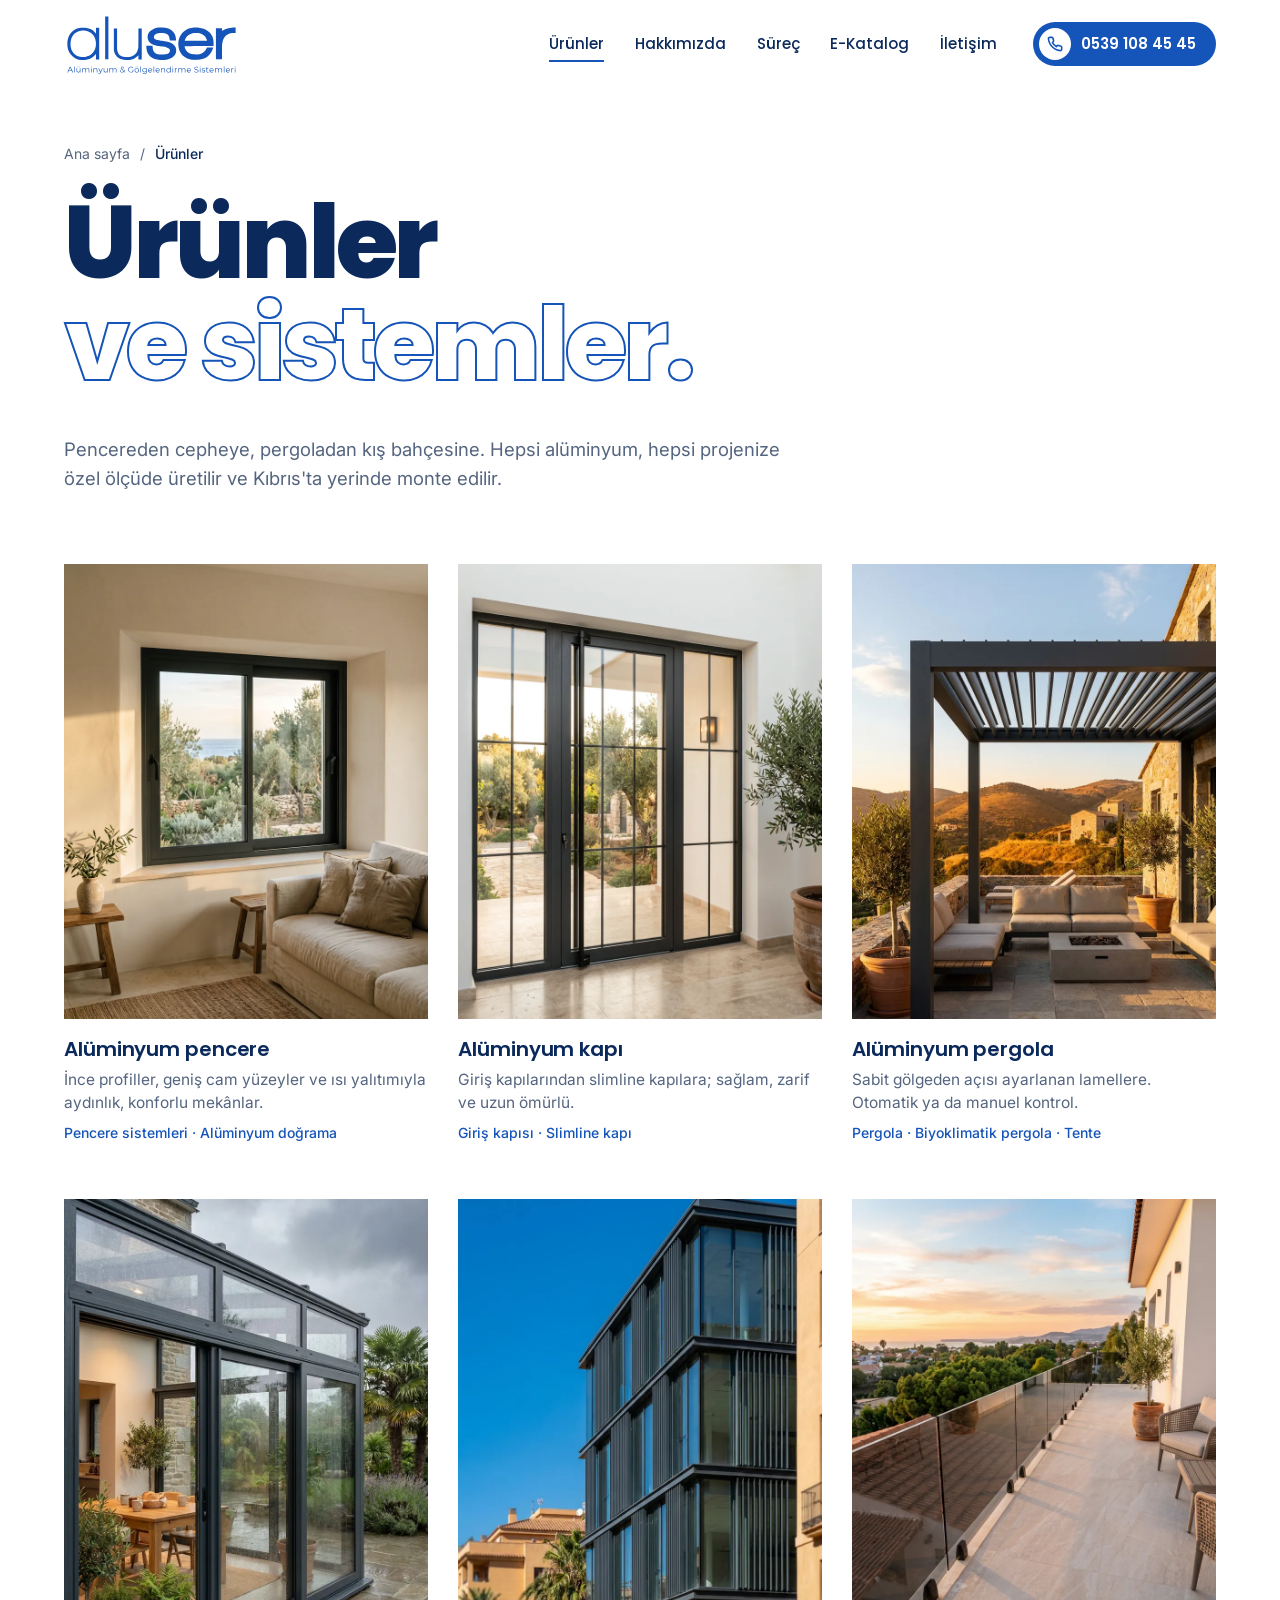
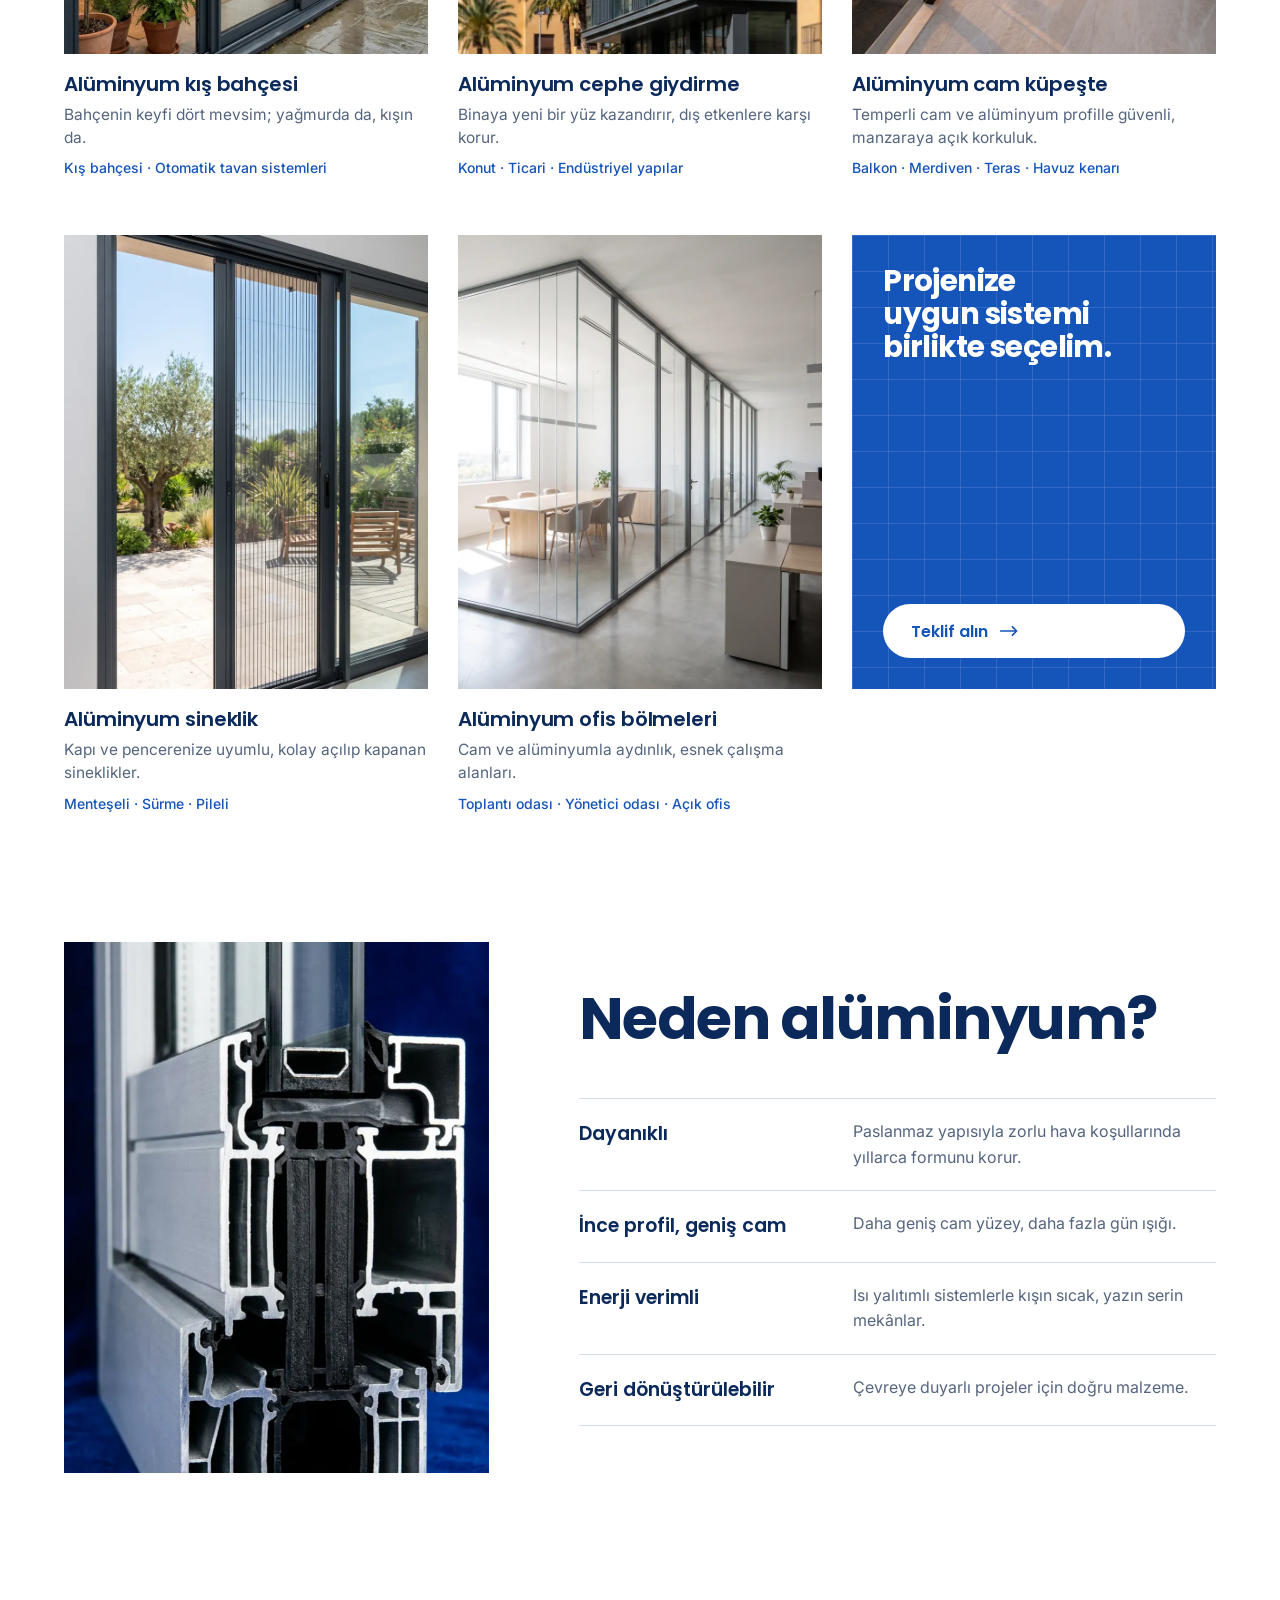
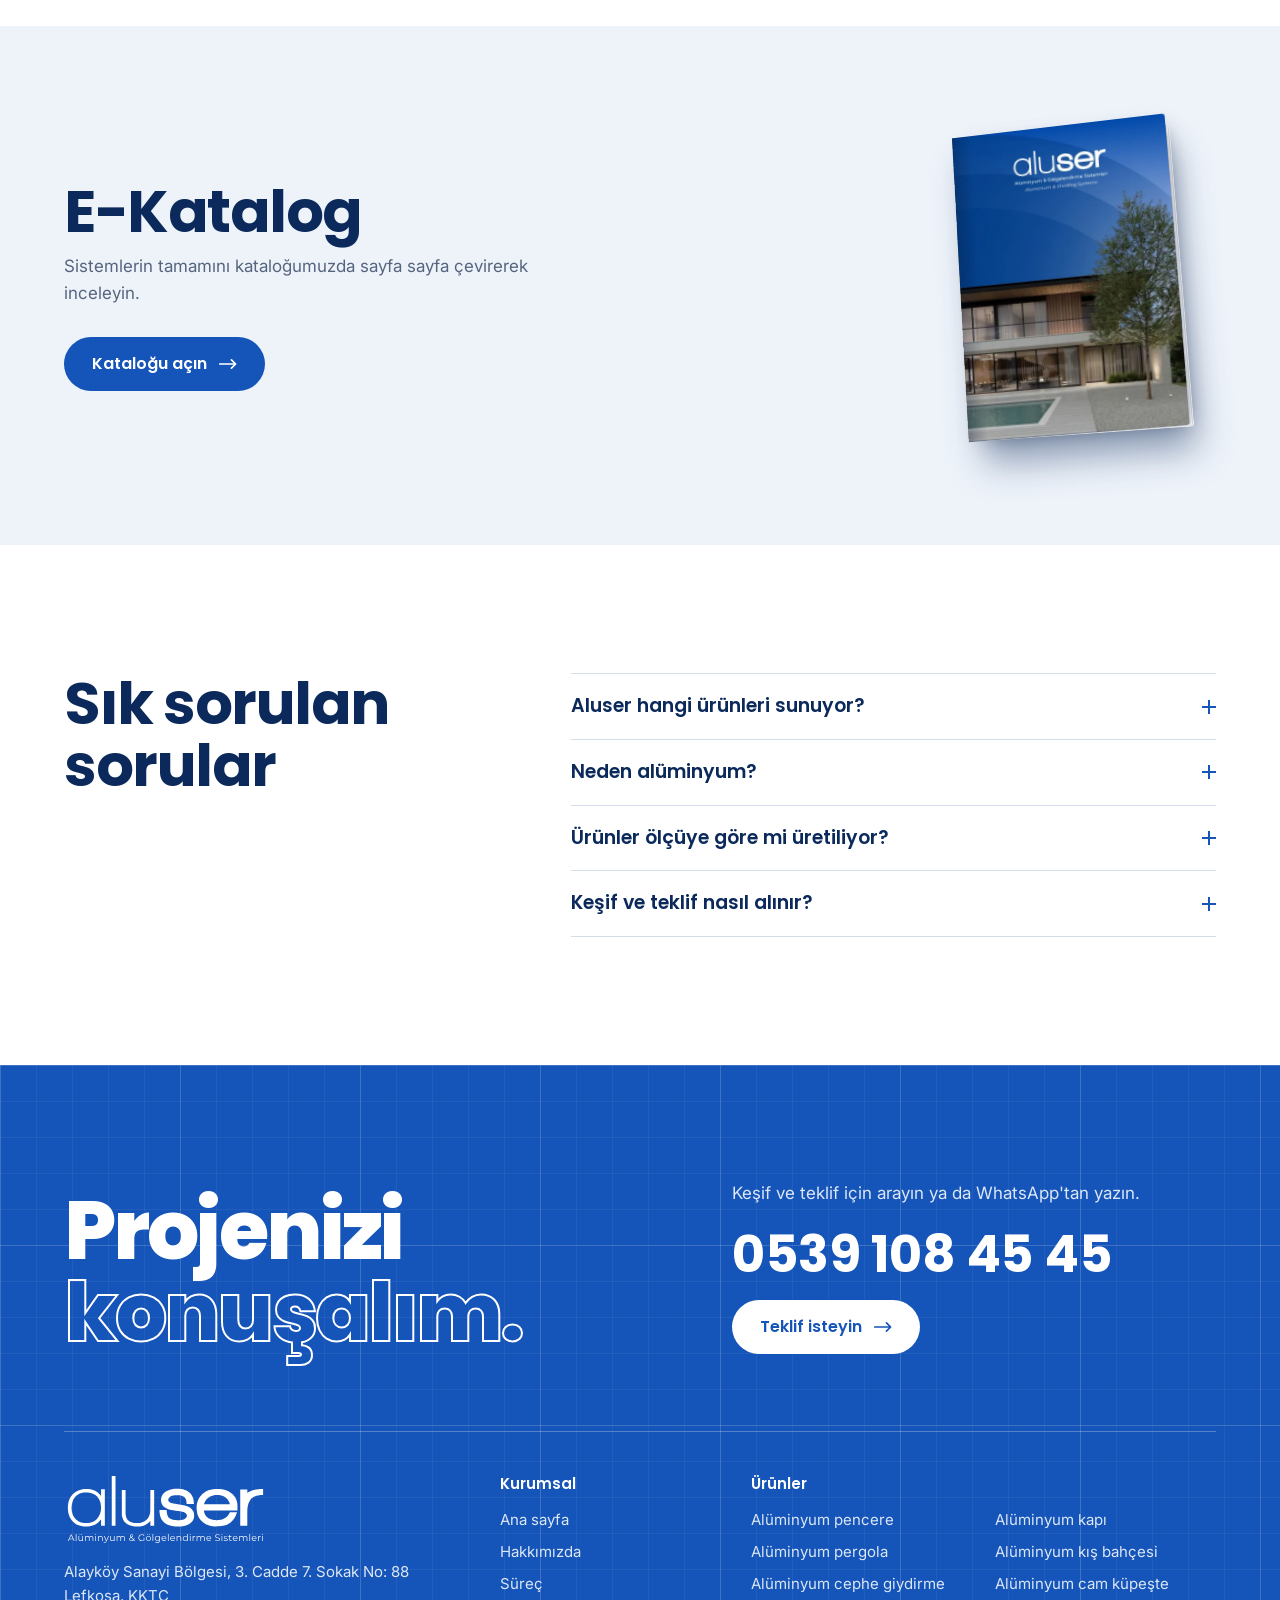
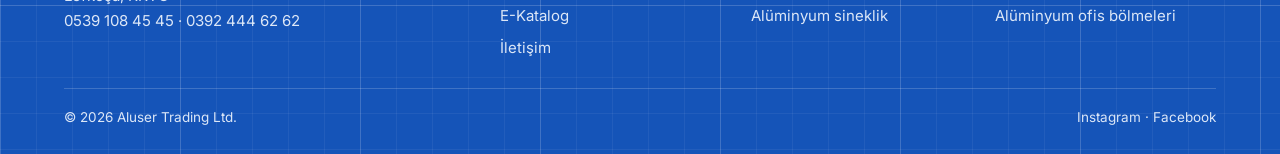
<file: urunler.html>
<!DOCTYPE html>
<html lang="tr">
<head>
<meta charset="utf-8">
<meta name="viewport" content="width=device-width, initial-scale=1, viewport-fit=cover">
<title>Alüminyum Ürünler ve Sistemler | Aluser Alüminyum, Kıbrıs</title>
<meta name="description" content="Alüminyum pencere, kapı, pergola, biyoklimatik pergola, kış bahçesi, cephe giydirme, cam küpeşte, sineklik ve ofis bölmeleri. Aluser, Kıbrıs. Keşif ve teklif: 0539 108 45 45.">
<meta name="robots" content="noindex, nofollow">
<meta property="og:image" content="img/og.jpg">
<meta name="theme-color" content="#1554B8">
<meta property="og:type" content="website">
<meta property="og:locale" content="tr_TR">
<meta property="og:site_name" content="Aluser Alüminyum">
<meta property="og:title" content="Alüminyum Ürünler ve Sistemler | Aluser Alüminyum, Kıbrıs">
<meta property="og:description" content="Alüminyum pencere, kapı, pergola, biyoklimatik pergola, kış bahçesi, cephe giydirme, cam küpeşte, sineklik ve ofis bölmeleri. Aluser, Kıbrıs. Keşif ve teklif: 0539 108 45 45.">
<meta name="twitter:card" content="summary_large_image">
<link rel="icon" type="image/png" sizes="48x48" href="img/favicon.png">
<link rel="icon" type="image/png" sizes="512x512" href="img/favicon-512.png">
<link rel="apple-touch-icon" href="img/apple-touch-icon.png">
<link rel="preconnect" href="https://fonts.googleapis.com">
<link rel="preconnect" href="https://fonts.gstatic.com" crossorigin>
<link rel="stylesheet" href="https://fonts.googleapis.com/css2?family=Inter:wght@400;500;600&family=Poppins:wght@500;600;700;800&display=swap">
<link rel="stylesheet" href="css/site.css?v=202611251300">
<script>document.documentElement.className+=' js'</script>
</head>
<body>
<header class="hdr">
  <div class="wrap hdr-in">
    <a class="logo" href="./" aria-label="Aluser, ana sayfa"><img src="img/aluser-logo-sloganli.svg" alt="aluser, Alüminyum ve Gölgelendirme Sistemleri" width="1637" height="581"></a>
    <nav class="nav" aria-label="Ana menü">
      <a href="urunler.html" aria-current="page">Ürünler</a>
      <a href="hakkimizda.html">Hakkımızda</a>
      <a href="surec.html">Süreç</a>
      <a href="e-katalog.html">E-Katalog</a>
      <a href="iletisim.html">İletişim</a>
    </nav>
    <a class="call" href="tel:+905391084545" aria-label="Aluser'i arayın: 0539 108 45 45"><i><svg width="16" height="16" viewBox="0 0 24 24" fill="none" stroke="#1554B8" stroke-width="2.4" stroke-linecap="round" stroke-linejoin="round" aria-hidden="true"><path d="M22 16.92v3a2 2 0 0 1-2.18 2 19.79 19.79 0 0 1-8.63-3.07 19.5 19.5 0 0 1-6-6 19.79 19.79 0 0 1-3.07-8.67A2 2 0 0 1 4.11 2h3a2 2 0 0 1 2 1.72 12.84 12.84 0 0 0 .7 2.81 2 2 0 0 1-.45 2.11L8.09 9.91a16 16 0 0 0 6 6l1.27-1.27a2 2 0 0 1 2.11-.45 12.84 12.84 0 0 0 2.81.7A2 2 0 0 1 22 16.92z"></path></svg></i><span>0539 108 45 45</span></a>
    <button class="menu-btn" id="menu-btn" type="button" aria-expanded="false" aria-controls="mnav" aria-label="Menü"><span></span><span></span></button>
  </div>
  <nav class="mnav" id="mnav" aria-label="Mobil menü" hidden>
    <div class="wrap">
      <a href="urunler.html" aria-current="page">Ürünler</a>
      <a href="hakkimizda.html">Hakkımızda</a>
      <a href="surec.html">Süreç</a>
      <a href="e-katalog.html">E-Katalog</a>
      <a href="iletisim.html">İletişim</a>
    </div>
  </nav>
</header>

<main>
<section class="phead">
  <div class="wrap">
    <nav class="crumbs" aria-label="Sayfa yolu"><a href="./">Ana sayfa</a> <span aria-hidden="true">/</span> <span aria-current="page">Ürünler</span></nav>
    <h1><span>Ürünler</span> <span class="ol">ve sistemler.</span></h1>
    <p class="lead">Pencereden cepheye, pergoladan kış bahçesine. Hepsi alüminyum, hepsi projenize özel ölçüde üretilir ve Kıbrıs'ta yerinde monte edilir.</p>
  </div>
</section>

<section class="hub">
  <div class="wrap">
    <ul class="hub-grid"><li class="card rv" style="--d:0.00s"><a href="aluminyum-pencere.html"><figure><img src="img/pencere.webp" width="800" height="1000" loading="lazy" decoding="async" alt="Salonda antrasit alüminyum sürme pencere"></figure><h2>Alüminyum pencere</h2><p>İnce profiller, geniş cam yüzeyler ve ısı yalıtımıyla aydınlık, konforlu mekânlar.</p><p class="types">Pencere sistemleri · Alüminyum doğrama</p></a></li><li class="card rv" style="--d:0.08s"><a href="aluminyum-kapi.html"><figure><img src="img/kapi.webp" width="800" height="1000" loading="lazy" decoding="async" alt="Çıtalı camlı antrasit alüminyum çift kanat kapı"></figure><h2>Alüminyum kapı</h2><p>Giriş kapılarından slimline kapılara; sağlam, zarif ve uzun ömürlü.</p><p class="types">Giriş kapısı · Slimline kapı</p></a></li><li class="card rv" style="--d:0.16s"><a href="aluminyum-pergola.html"><figure><img src="img/pergola.webp" width="800" height="1000" loading="lazy" decoding="async" alt="Terasta lamelleri açık alüminyum biyoklimatik pergola"></figure><h2>Alüminyum pergola</h2><p>Sabit gölgeden açısı ayarlanan lamellere. Otomatik ya da manuel kontrol.</p><p class="types">Pergola · Biyoklimatik pergola · Tente</p></a></li><li class="card rv" style="--d:0.00s"><a href="aluminyum-kis-bahcesi.html"><figure><img src="img/kisbahcesi.webp" width="800" height="1000" loading="lazy" decoding="async" alt="Alüminyum çerçeveli cam kış bahçesi"></figure><h2>Alüminyum kış bahçesi</h2><p>Bahçenin keyfi dört mevsim; yağmurda da, kışın da.</p><p class="types">Kış bahçesi · Otomatik tavan sistemleri</p></a></li><li class="card rv" style="--d:0.08s"><a href="aluminyum-cephe-giydirme.html"><figure><img src="img/cephe.webp" width="800" height="1000" loading="lazy" decoding="async" alt="Alüminyum cephe giydirme ve güneş kırıcılı modern bina"></figure><h2>Alüminyum cephe giydirme</h2><p>Binaya yeni bir yüz kazandırır, dış etkenlere karşı korur.</p><p class="types">Konut · Ticari · Endüstriyel yapılar</p></a></li><li class="card rv" style="--d:0.16s"><a href="aluminyum-cam-kupeste.html"><figure><img src="img/kupeste.webp" width="800" height="1000" loading="lazy" decoding="async" alt="Terasta manzaraya açılan alüminyum cam küpeşte"></figure><h2>Alüminyum cam küpeşte</h2><p>Temperli cam ve alüminyum profille güvenli, manzaraya açık korkuluk.</p><p class="types">Balkon · Merdiven · Teras · Havuz kenarı</p></a></li><li class="card rv" style="--d:0.00s"><a href="aluminyum-sineklik.html"><figure><img src="img/sineklik.webp" width="800" height="1000" loading="lazy" decoding="async" alt="Alüminyum sürme kapıda pileli sineklik"></figure><h2>Alüminyum sineklik</h2><p>Kapı ve pencerenize uyumlu, kolay açılıp kapanan sineklikler.</p><p class="types">Menteşeli · Sürme · Pileli</p></a></li><li class="card rv" style="--d:0.08s"><a href="aluminyum-ofis-bolmeleri.html"><figure><img src="img/ofis.webp" width="800" height="1000" loading="lazy" decoding="async" alt="Alüminyum çerçeveli cam ofis bölmeleri"></figure><h2>Alüminyum ofis bölmeleri</h2><p>Cam ve alüminyumla aydınlık, esnek çalışma alanları.</p><p class="types">Toplantı odası · Yönetici odası · Açık ofis</p></a></li><li class="card card-cta rv" style="--d:.16s"><h3>Projenize uygun sistemi birlikte seçelim.</h3><a class="btn btn-white" href="iletisim.html">Teklif alın <svg width="18" height="12" viewBox="0 0 26 14" fill="none" stroke="currentColor" stroke-width="2.4" stroke-linecap="round" stroke-linejoin="round" aria-hidden="true"><path d="M1 7h23M18 1l6 6-6 6"></path></svg></a></li></ul>
  </div>
</section>

<section class="why">
  <div class="wrap why-grid">
    <figure class="why-fig"><img src="img/profil.webp" width="800" height="1000" loading="lazy" decoding="async" alt="Isı yalıtımlı alüminyum pencere profilinin kesiti" data-parallax="-.16"></figure>
    <div>
      <h2 class="rv">Neden alüminyum?</h2>
      <dl class="why-list">
        <div class="rv"><dt>Dayanıklı</dt><dd>Paslanmaz yapısıyla zorlu hava koşullarında yıllarca formunu korur.</dd></div>
        <div class="rv" style="--d:.06s"><dt>İnce profil, geniş cam</dt><dd>Daha geniş cam yüzey, daha fazla gün ışığı.</dd></div>
        <div class="rv" style="--d:.12s"><dt>Enerji verimli</dt><dd>Isı yalıtımlı sistemlerle kışın sıcak, yazın serin mekânlar.</dd></div>
        <div class="rv" style="--d:.18s"><dt>Geri dönüştürülebilir</dt><dd>Çevreye duyarlı projeler için doğru malzeme.</dd></div>
      </dl>
    </div>
  </div>
</section>

<section class="catalog">
  <div class="wrap">
    <div class="rv"><h2>E-Katalog</h2><p>Sistemlerin tamamını kataloğumuzda sayfa sayfa çevirerek inceleyin.</p><a class="btn btn-primary" href="e-katalog.html">Kataloğu açın <svg width="18" height="12" viewBox="0 0 26 14" fill="none" stroke="currentColor" stroke-width="2.4" stroke-linecap="round" stroke-linejoin="round" aria-hidden="true"><path d="M1 7h23M18 1l6 6-6 6"></path></svg></a></div>
    <a class="kbook rv" style="--d:.1s" href="e-katalog.html" aria-label="Aluser e-kataloğunu açın"><span class="kb-in"><span class="kb-page"><img src="img/katalog/ic.webp" width="480" height="679" loading="lazy" decoding="async" alt=""></span><span class="kb-cover"><img src="img/katalog/kapak.webp" width="480" height="679" loading="lazy" decoding="async" alt="Aluser e-katalog kapağı"></span></span></a>
  </div>
</section>

<section class="faqs">
  <div class="wrap faqs-grid">
    <h2 class="rv">Sık sorulan sorular</h2>
    <div class="rv" style="--d:.08s"><details class="faq"><summary>Aluser hangi ürünleri sunuyor?</summary><p>Aluser; alüminyum pencere, kapı, pergola, kış bahçesi, cephe giydirme, cam küpeşte, sineklik ve ofis bölmeleri sunar. Otomatik tavan sistemleri, biyoklimatik pergola ve tente de ürünler arasındadır.</p></details><details class="faq"><summary>Neden alüminyum?</summary><p>Alüminyum sağlam ve hafiftir, paslanmazdır ve bakımı kolaydır. İnce profillerle geniş cam yüzeyler sağlar, ısı yalıtımlı sistemlerle enerji verimlidir ve geri dönüştürülebilir.</p></details><details class="faq"><summary>Ürünler ölçüye göre mi üretiliyor?</summary><p>Evet. Her ürün keşifte alınan ölçülere göre, projenize özel üretilir.</p></details><details class="faq"><summary>Keşif ve teklif nasıl alınır?</summary><p>0539 108 45 45'i arayın ya da aynı numaraya WhatsApp'tan yazın. Ekibimiz mekânı yerinde görür, ölçü alır ve teklif hazırlar.</p></details></div>
  </div>
</section>
</main>

<section class="contact">
  <div class="wrap band-row">
    <h2 class="rv"><span>Projenizi</span> <span class="ol-w">konuşalım.</span></h2>
    <div class="cta-side rv" style="--d:.1s">
      <p class="contact-lead">Keşif ve teklif için arayın ya da WhatsApp'tan yazın.</p>
      <a class="tel-1" href="tel:+905391084545">0539 108 45 45</a>
      <a class="btn btn-white" href="iletisim.html">Teklif isteyin <svg width="18" height="12" viewBox="0 0 26 14" fill="none" stroke="currentColor" stroke-width="2.4" stroke-linecap="round" stroke-linejoin="round" aria-hidden="true"><path d="M1 7h23M18 1l6 6-6 6"></path></svg></a>
    </div>
  </div>
  <div class="wrap">
    <footer class="foot">
      <div>
        <a href="./" aria-label="Aluser, ana sayfa"><img src="img/aluser-logo-beyaz.svg" width="1637" height="581" alt="aluser, Alüminyum ve Gölgelendirme Sistemleri" loading="lazy"></a>
        <address>Alayköy Sanayi Bölgesi, 3. Cadde 7. Sokak No: 88<br>Lefkoşa, KKTC<br><a href="tel:+905391084545">0539 108 45 45</a> · <a href="tel:+903924446262">0392 444 62 62</a></address>
      </div>
      <nav aria-label="Kurumsal"><p class="foot-h">Kurumsal</p><ul><li><a href="./">Ana sayfa</a></li><li><a href="hakkimizda.html">Hakkımızda</a></li><li><a href="surec.html">Süreç</a></li><li><a href="e-katalog.html">E-Katalog</a></li><li><a href="iletisim.html">İletişim</a></li></ul></nav>
      <nav aria-label="Ürünler"><p class="foot-h"><a href="urunler.html">Ürünler</a></p><ul class="cols2"><li><a href="aluminyum-pencere.html">Alüminyum pencere</a></li><li><a href="aluminyum-kapi.html">Alüminyum kapı</a></li><li><a href="aluminyum-pergola.html">Alüminyum pergola</a></li><li><a href="aluminyum-kis-bahcesi.html">Alüminyum kış bahçesi</a></li><li><a href="aluminyum-cephe-giydirme.html">Alüminyum cephe giydirme</a></li><li><a href="aluminyum-cam-kupeste.html">Alüminyum cam küpeşte</a></li><li><a href="aluminyum-sineklik.html">Alüminyum sineklik</a></li><li><a href="aluminyum-ofis-bolmeleri.html">Alüminyum ofis bölmeleri</a></li></ul></nav>
      <div class="foot-end"><span>© 2026 Aluser Trading Ltd.</span><span><a href="https://www.instagram.com/aluseraluminyum/" target="_blank" rel="noopener">Instagram</a> · <a href="https://www.facebook.com/alusertrading" target="_blank" rel="noopener">Facebook</a></span></div>
    </footer>
  </div>
</section>

<script src="js/site.js?v=202611251300"></script>
</body>
</html>
</file>
<file: css/site.css>
/* Yerleşim: beyaz çizim paftası. Geniş boşluk, ince profil çizgileri, cetvel motifleri;
   tek cesur an girişteki pencerenin kaydırdıkça açılması. */
:root{
  --paper:#FFFFFF;
  --ink:#0B2A5B;
  --blue:#1554B8;
  --sky:#5488C9;
  --mist:#EEF3FA;
  --line:#D5DDEA;
  --muted:#55657F;
  --frame:#383E42;
  --pale:#B9C7E0;
  --display:"Poppins","Segoe UI",system-ui,-apple-system,sans-serif;
  --body:"Inter","Segoe UI",system-ui,-apple-system,sans-serif;
  --header-h:88px;
  --gl:max(clamp(20px,5vw,72px),env(safe-area-inset-left,0px));
  --gr:max(clamp(20px,5vw,72px),env(safe-area-inset-right,0px));
  color-scheme:light;
}
*,*::before,*::after{box-sizing:border-box}
html{scroll-behavior:smooth}
body{margin:0;background:var(--paper);color:var(--ink);font-family:var(--body);font-size:17px;line-height:1.6;-webkit-font-smoothing:antialiased;overflow-x:clip}
body::before{content:"";position:fixed;inset:0 0 auto;height:env(safe-area-inset-top,0px);z-index:60;background:var(--paper)}
img{max-width:100%}
[hidden]{display:none!important}
h1,h2,h3,p,figure,dl,dd,ol,ul{margin:0}
h1,h2,h3{font-family:var(--display);text-wrap:balance}
a{color:inherit}
:focus-visible{outline:3px solid var(--sky);outline-offset:3px}
.wrap{max-width:1384px;margin-inline:auto;padding-left:var(--gl);padding-right:var(--gr)}
.sr{position:absolute;width:1px;height:1px;overflow:hidden;clip:rect(0 0 0 0);white-space:nowrap}
.ol{color:transparent;-webkit-text-stroke:2px var(--blue)}
.ol-w{color:transparent;-webkit-text-stroke:2px #FFFFFF}
@supports not (-webkit-text-stroke:1px #000){.ol{color:var(--blue)}.ol-w{color:#FFFFFF}}
@media (max-width:600px){.ol,.ol-w{-webkit-text-stroke-width:1.5px}}
h2{font-weight:700;font-size:clamp(34px,4.6vw,64px);line-height:1.05;letter-spacing:-.025em}
h3{font-weight:600;font-size:20px;line-height:1.25;letter-spacing:-.005em}

/* Düğmeler */
.btn{display:inline-flex;align-items:center;gap:12px;min-height:54px;padding:0 28px;border-radius:999px;font-family:var(--display);font-weight:600;font-size:16px;text-decoration:none;white-space:nowrap;transition:background-color .25s,color .25s,transform .25s}
.btn svg{flex:none;transition:transform .25s}
.btn:hover svg{transform:translateX(4px)}
.btn-primary{background:var(--blue);color:#FFFFFF}
.btn-primary:hover{background:var(--ink)}
.btn-line{padding:0;min-height:44px;border-radius:0;color:var(--ink);box-shadow:inset 0 -2px 0 var(--ink)}
.btn-line:hover{color:var(--blue);box-shadow:inset 0 -2px 0 var(--blue)}
.btn-white{background:#FFFFFF;color:var(--blue)}
.btn-white:hover{background:var(--ink);color:#FFFFFF}

/* Üst bant */
.hdr{position:sticky;top:env(safe-area-inset-top,0px);z-index:50;background:rgba(255,255,255,.94);-webkit-backdrop-filter:saturate(1.4) blur(10px);backdrop-filter:saturate(1.4) blur(10px);border-bottom:1px solid transparent;transition:border-color .3s}
.hdr.scrolled{border-bottom-color:var(--line)}
.hdr-in{height:var(--header-h);display:flex;align-items:center;gap:clamp(16px,3vw,36px)}
.logo{display:block;flex:none}
.logo img{height:62px;width:auto;display:block}
.nav{display:flex;gap:clamp(18px,2.4vw,34px);margin-left:auto;font-family:var(--display);font-weight:500;font-size:15px}
.nav a{text-decoration:none;position:relative;padding:8px 0}
.nav a::after{content:"";position:absolute;left:0;right:0;bottom:2px;height:2px;background:var(--blue);transform:scaleX(0);transform-origin:left;transition:transform .3s}
.nav a:hover::after,.nav a:focus-visible::after,.nav a[aria-current]::after{transform:scaleX(1)}
.call{display:inline-flex;align-items:center;gap:10px;height:44px;padding:0 20px 0 6px;border-radius:999px;background:var(--blue);color:#FFFFFF;font-family:var(--display);font-weight:600;font-size:15px;text-decoration:none;white-space:nowrap;flex:none;transition:background-color .25s}
.call:hover{background:var(--ink)}
.call i{width:32px;height:32px;border-radius:50%;background:#FFFFFF;display:grid;place-items:center;flex:none}
.menu-btn{display:none;width:44px;height:44px;border:0;background:none;padding:0;cursor:pointer;flex:none;position:relative}
.menu-btn span{position:absolute;left:10px;right:10px;height:2px;background:var(--ink);transition:transform .3s,top .3s}
.menu-btn span:nth-child(1){top:17px}.menu-btn span:nth-child(2){top:25px}
.menu-btn[aria-expanded="true"] span:nth-child(1){top:21px;transform:rotate(45deg)}
.menu-btn[aria-expanded="true"] span:nth-child(2){top:21px;transform:rotate(-45deg)}
.mnav{border-top:1px solid var(--line);background:var(--paper)}
.mnav .wrap{display:grid;padding-block:10px 22px}
.mnav a{font-family:var(--display);font-weight:600;font-size:22px;text-decoration:none;padding:13px 0;border-bottom:1px solid var(--line)}
@media (max-width:900px){
  :root{--header-h:74px}
  .nav{display:none}
  .call{margin-left:auto}
  .menu-btn{display:block}
  .logo img{height:52px}
}
@media (max-width:520px){
  .call{padding:0 6px}
  .call span{position:absolute;width:1px;height:1px;overflow:hidden;clip:rect(0 0 0 0)}
}

/* Giriş: pencere */
.hero-stage{position:relative;padding-block:clamp(20px,4vh,44px) clamp(40px,8vh,84px)}
.hero-grid{display:grid;grid-template-columns:minmax(0,1.1fr) minmax(0,.9fr);gap:clamp(24px,5vw,72px);align-items:center}
.hero h1{font-weight:800;font-size:clamp(54px,9.4vw,140px);line-height:.98;letter-spacing:-.04em}
.hero h1 span{display:block}
.lead{font-size:clamp(17px,1.45vw,20px);line-height:1.55;max-width:33em;color:var(--muted);margin-top:clamp(26px,4.4vh,44px)}
.cta-row{display:flex;flex-wrap:wrap;gap:14px 28px;align-items:center;margin-top:clamp(22px,4vh,36px)}
.hero-slot{position:relative;justify-self:end;height:clamp(300px,calc(100vh - var(--header-h) - 150px),660px);aspect-ratio:4/5;max-width:100%}
.hero-media{position:absolute;inset:0;overflow:hidden;background:var(--mist)}
.hero-media img{width:100%;height:100%;object-fit:cover;display:block}
.hero-media::after{content:"";position:absolute;inset:0;background:linear-gradient(0deg,rgba(6,24,58,.78) 0%,rgba(6,24,58,.2) 46%,rgba(6,24,58,0) 72%);opacity:var(--scrim,0)}
.hero-pic{position:absolute;inset:0}
.hero-pic picture{display:contents}
.hero-pic img,.hero-seq{position:absolute;inset:0;width:100%;height:100%;object-fit:cover;display:block}
.hero-seq{visibility:hidden}
.hero-seq.on{visibility:visible}
.hero-frame{position:absolute;inset:0;border:6px solid var(--frame);pointer-events:none;box-shadow:inset 0 0 0 1px rgba(255,255,255,.2),0 34px 60px -34px rgba(11,42,91,.45)}
.hero-statement{display:none}
.hint{display:none}
.hero.is-pin{height:calc(100vh - var(--header-h) + 140vh);height:calc(100svh - var(--header-h) + 140vh)}
.hero.is-pin .hero-stage{position:sticky;top:calc(var(--header-h) + env(safe-area-inset-top,0px));height:calc(100vh - var(--header-h));height:calc(100svh - var(--header-h));overflow:hidden}
.hero.is-pin .hero-grid{height:100%}
.hero.is-pin .hero-media{z-index:2;will-change:clip-path}
.hero.is-pin .hero-pic{will-change:transform}
.hero.is-pin .hero-frame{z-index:3;inset:auto}
.hero.is-pin .hero-statement{display:block;position:absolute;left:0;right:0;bottom:clamp(28px,7vh,76px);z-index:4;opacity:0;color:#FFFFFF;pointer-events:none}
.hero-statement p{font-family:var(--display);font-weight:800;font-size:clamp(34px,6.2vw,96px);line-height:1.03;letter-spacing:-.03em}
.hero-statement span{display:block}
.hero.is-pin .hint{display:flex;align-items:center;gap:12px;position:absolute;left:0;right:0;bottom:18px;z-index:1;font-size:13px;font-weight:500;color:var(--muted)}
.hint i{display:block;width:1px;height:30px;background:var(--line);position:relative;overflow:hidden}
.hint i::after{content:"";position:absolute;left:0;top:0;width:1px;height:12px;background:var(--blue);animation:hint 1.8s cubic-bezier(.6,0,.3,1) infinite}
@keyframes hint{0%{transform:translateY(-12px)}100%{transform:translateY(30px)}}
@media (max-width:860px){
  .hero-grid{grid-template-columns:minmax(0,1fr);gap:26px}
  .hero-slot{justify-self:stretch;width:100%;height:auto;aspect-ratio:4/5;max-height:none}
  .hero.is-pin .hero-grid{display:flex;flex-direction:column;gap:22px}
  .hero.is-pin .hero-slot{flex:1 1 auto;min-height:180px;aspect-ratio:auto}
  .hero.is-pin .hero-stage{padding-bottom:26px}
  .hero.is-pin .hint{display:none}
}

/* Hakkımızda */
.about{padding-block:clamp(84px,13vw,176px) clamp(72px,10vw,140px)}
.statement{font-family:var(--display);font-weight:600;font-size:clamp(25px,3.6vw,54px);line-height:1.22;letter-spacing:-.02em;max-width:24em}
.statement .w{color:var(--pale);transition:color .4s}
.statement .w.on{color:var(--ink)}
.facts{display:grid;grid-template-columns:repeat(3,minmax(0,1fr));gap:clamp(24px,4vw,56px);margin-top:clamp(52px,8vw,112px)}
.facts > div{border-top:1px solid var(--ink);padding-top:20px}
.facts p{color:var(--muted);font-size:16px;margin-top:8px;max-width:30em}
@media (max-width:760px){.facts{grid-template-columns:minmax(0,1fr)}}

/* Ürünler: yatay ray */
.products{--cw:clamp(250px,25vw,372px);--edge-l:max(var(--gl),calc((100vw - 1384px)/2 + var(--gl)));--edge-r:max(var(--gr),calc((100vw - 1384px)/2 + var(--gr)));scroll-margin-top:var(--header-h)}
.p-stage{padding-block:clamp(20px,3vh,32px) clamp(20px,3vh,28px);display:flex;flex-direction:column;gap:clamp(20px,3vh,30px)}
.p-head{display:flex;flex-wrap:wrap;align-items:flex-end;justify-content:space-between;gap:10px 40px;width:100%}
.p-head p{color:var(--muted);max-width:30em;font-size:16px}
.p-viewport{overflow-x:auto;scroll-snap-type:x mandatory;scrollbar-width:none;-webkit-overflow-scrolling:touch}
.p-viewport::-webkit-scrollbar{display:none}
.p-track{display:flex;gap:clamp(18px,2.2vw,30px);list-style:none;padding:0 var(--edge-r) 0 var(--edge-l);width:max-content}
.card{flex:none;width:var(--cw);scroll-snap-align:start;scroll-margin-left:var(--edge-l)}
.card figure{height:calc(var(--cw)*1.25);overflow:hidden;background:var(--mist)}
.card img{width:100%;height:100%;object-fit:cover;display:block;transition:transform .9s cubic-bezier(.2,.7,.2,1)}
.card:hover img{transform:scale(1.045)}
.card > a:not(.btn){display:block;color:inherit;text-decoration:none}
.card h2,.card h3{margin-top:18px;font-size:20px;font-weight:600;line-height:1.25;letter-spacing:-.005em}
.card p{color:var(--muted);font-size:15.5px;line-height:1.5;margin-top:6px}
.card .types{color:var(--blue);font-size:14px;font-weight:500;margin-top:8px}
.card-cta{background:var(--blue);color:#FFFFFF;display:flex;flex-direction:column;justify-content:space-between;gap:24px;padding:clamp(22px,2.4vw,34px);min-height:calc(var(--cw)*1.25);height:calc(var(--cw)*1.25);align-self:flex-start;
  background-image:linear-gradient(rgba(255,255,255,.12) 1px,transparent 1px),linear-gradient(90deg,rgba(255,255,255,.12) 1px,transparent 1px);background-size:36px 36px}
.card-cta h3{font-size:clamp(24px,2.3vw,34px);font-weight:700;line-height:1.12;margin:0;letter-spacing:-.02em}
.ruler{position:relative;height:16px;border-bottom:1px solid var(--line);background:linear-gradient(90deg,var(--line) 1px,transparent 1px) 0 100%/12px 6px repeat-x,linear-gradient(90deg,var(--line) 1px,transparent 1px) 0 100%/60px 12px repeat-x}
.ruler i{position:absolute;left:0;right:0;bottom:-2px;height:3px;background:var(--blue);transform-origin:left center;transform:scaleX(var(--p,0))}
.products.is-pin .p-stage{position:sticky;top:calc(var(--header-h) + env(safe-area-inset-top,0px));height:calc(100vh - var(--header-h));height:calc(100svh - var(--header-h));justify-content:center;overflow:hidden}
.products.is-pin .p-viewport{overflow:hidden}
.products.is-pin .p-track{will-change:transform}
.products.is-pin .card figure,.products.is-pin .card-cta{height:min(calc(var(--cw)*1.25),calc(100vh - var(--header-h) - 372px));min-height:0}

/* Biyoklimatik: düğmelerle yönetilen pergola kesiti */
.louvre{padding-block:clamp(84px,12vw,168px)}
.louvre-grid{display:grid;grid-template-columns:minmax(0,.9fr) minmax(0,1.1fr);grid-template-areas:"head fig" "ctrl fig";column-gap:clamp(32px,6vw,96px);row-gap:clamp(22px,3.4vh,34px);align-content:center}
.louvre-head{grid-area:head;align-self:end}
.louvre-head > p{color:var(--muted);margin-top:20px;max-width:30em}
.louvre-ctrl{grid-area:ctrl;align-self:start;display:grid;gap:12px;justify-items:start}
.seg{display:grid;grid-auto-flow:column;grid-auto-columns:minmax(0,1fr);gap:4px;padding:4px;border-radius:999px;background:var(--mist);width:100%;max-width:430px}
.seg button{display:inline-flex;align-items:center;justify-content:center;gap:8px;min-height:50px;padding:0 10px;border:0;border-radius:999px;background:none;font-family:var(--display);font-weight:600;font-size:15.5px;color:var(--ink);cursor:pointer;white-space:nowrap;transition:background-color .25s,color .25s,box-shadow .25s}
.seg button svg{flex:none}
.seg button:hover{background:#FFFFFF}
.seg button[aria-pressed="true"]{background:var(--blue);color:#FFFFFF;box-shadow:0 8px 18px -8px rgba(21,84,184,.7)}
.seg button.nudge{animation:pg-nudge 1.3s ease-in-out infinite}
@keyframes pg-nudge{0%,100%{box-shadow:0 0 0 0 rgba(21,84,184,0)}50%{box-shadow:0 0 0 6px rgba(21,84,184,.24)}}
.pg-status{display:grid;gap:4px;margin-top:12px;min-height:3.6em}
.pg-status b{font-family:var(--display);font-weight:600;font-size:19px;line-height:1.25;color:var(--ink)}
.pg-status span{color:var(--muted);font-size:16px}
.louvre-fig{grid-area:fig;align-self:center;background:var(--mist);padding:clamp(16px,3vw,40px) clamp(16px,3vw,40px) clamp(16px,2.2vw,26px);transition:background-color .6s}
.louvre-fig.is-rain{background:#DEE6F1}
.louvre-fig svg{display:block;width:100%;height:auto}
.pg-sun,.pg-cloud,.pg-rays,.pg-light,.pg-rain{transition:opacity .5s,transform .6s}
.pg-cloud{opacity:0;transform:translate(18px,0)}
.pg-rain{opacity:0}
.pg-rain line{stroke:var(--sky);stroke-width:1.6;stroke-linecap:round;stroke-dasharray:9 13;animation:pg-fall .55s linear infinite;animation-play-state:paused}
@keyframes pg-fall{to{stroke-dashoffset:-22}}
.is-rain .pg-sun{opacity:0;transform:translate(-16px,-8px)}
.is-rain .pg-rays,.is-rain .pg-light{opacity:0}
.is-rain .pg-cloud{opacity:1;transform:none}
.is-rain .pg-rain{opacity:1}
.is-rain .pg-rain line{animation-play-state:running}
.dial{display:flex;align-items:center;gap:16px;margin-top:10px;font-family:var(--display);font-weight:600;font-size:14px;color:var(--ink)}
.pg-range{-webkit-appearance:none;appearance:none;flex:1;min-width:0;height:32px;margin:0;background:transparent;cursor:pointer;--p:0}
.pg-range::-webkit-slider-runnable-track{height:16px;border-bottom:1px solid var(--pale);background:linear-gradient(var(--blue),var(--blue)) 0 100%/calc(var(--p)*100%) 3px no-repeat,linear-gradient(90deg,var(--pale) 1px,transparent 1px) 0 100%/12px 6px repeat-x,linear-gradient(90deg,var(--pale) 1px,transparent 1px) 0 100%/60px 12px repeat-x}
.pg-range::-moz-range-track{height:16px;border-bottom:1px solid var(--pale);background:linear-gradient(var(--blue),var(--blue)) 0 100%/calc(var(--p)*100%) 3px no-repeat,linear-gradient(90deg,var(--pale) 1px,transparent 1px) 0 100%/12px 6px repeat-x,linear-gradient(90deg,var(--pale) 1px,transparent 1px) 0 100%/60px 12px repeat-x}
.pg-range::-webkit-slider-thumb{-webkit-appearance:none;appearance:none;width:24px;height:24px;margin-top:4px;border-radius:50%;background:var(--blue);border:3px solid #FFFFFF;box-shadow:0 3px 10px rgba(11,42,91,.35)}
.pg-range::-moz-range-thumb{width:18px;height:18px;border-radius:50%;background:var(--blue);border:3px solid #FFFFFF;box-shadow:0 3px 10px rgba(11,42,91,.35)}
.pg-range:focus-visible{outline:3px solid var(--sky);outline-offset:4px}
@media (max-width:860px){.louvre-grid{grid-template-columns:minmax(0,1fr);grid-template-areas:"head" "fig" "ctrl"}.seg{max-width:none}}
@media (prefers-reduced-motion:reduce){.pg-rain line,.seg button.nudge{animation:none}}

/* Neden alüminyum */
.why{padding-block:0 clamp(84px,12vw,168px)}
.why-grid{display:grid;grid-template-columns:minmax(0,.8fr) minmax(0,1.2fr);gap:clamp(32px,7vw,120px);align-items:center}
.why-fig{aspect-ratio:4/5;overflow:hidden;background:var(--blue);max-width:460px;width:100%}
.why-fig img{width:100%;height:118%;object-fit:cover;display:block;will-change:transform}
.why-list{margin-top:clamp(28px,4vw,48px)}
.why-list > div{display:grid;grid-template-columns:minmax(0,.8fr) minmax(0,1.2fr);gap:8px 32px;padding:20px 0;border-top:1px solid var(--line)}
.why-list > div:last-child{border-bottom:1px solid var(--line)}
.why-list dt{font-family:var(--display);font-weight:600;font-size:19px}
.why-list dd{color:var(--muted);font-size:16px}
@media (max-width:860px){.why-grid{grid-template-columns:minmax(0,1fr)}.why-fig{max-width:none;aspect-ratio:4/3}}
@media (max-width:560px){.why-list > div{grid-template-columns:minmax(0,1fr)}}

/* Süreç */
.process{padding-block:0 clamp(84px,12vw,168px);scroll-margin-top:calc(var(--header-h) + 24px)}
.process-head{display:flex;flex-wrap:wrap;align-items:flex-end;justify-content:space-between;gap:14px 48px}
.process-head p{color:var(--muted);max-width:28em;font-size:16px}
.band{margin-top:clamp(28px,4vw,56px);aspect-ratio:16/8;max-height:620px;width:100%;overflow:hidden;background:var(--mist)}
.band img{width:100%;height:122%;object-fit:cover;display:block;will-change:transform}
.steps-wrap{position:relative;margin-top:clamp(40px,5vw,72px)}
.steps-wrap::before{content:"";position:absolute;left:0;right:0;top:5px;height:1px;background:var(--line)}
.steps-line{position:absolute;left:0;right:0;top:4px;height:3px;background:var(--blue);transform-origin:left center;transform:scaleX(var(--p,1))}
.steps{list-style:none;padding:0;display:grid;grid-template-columns:repeat(4,minmax(0,1fr));gap:clamp(20px,3vw,44px);position:relative}
.steps li{padding-top:34px;position:relative}
.steps li::before{content:"";position:absolute;left:0;top:0;width:11px;height:11px;border-radius:50%;background:var(--blue);border:2px solid var(--blue);transition:background-color .35s,border-color .35s}
.js-steps .steps li:not(.on)::before{background:var(--paper);border-color:var(--pale)}
.steps p{color:var(--muted);font-size:16px;margin-top:8px}
@media (max-width:820px){
  .steps{grid-template-columns:minmax(0,1fr);gap:30px}
  .steps-wrap::before{left:5px;right:auto;top:0;bottom:0;width:1px;height:auto}
  .steps-line{left:4px;right:auto;top:0;bottom:0;width:3px;height:auto;transform-origin:center top;transform:scaleY(var(--p,1))}
  .steps li{padding:0 0 0 34px}
  .steps li::before{top:6px}
  .band{aspect-ratio:4/3}
}

/* E-Katalog */
.catalog{background:var(--mist)}
.catalog .wrap{display:flex;flex-wrap:wrap;align-items:center;justify-content:space-between;gap:24px 48px;padding-block:clamp(48px,7vw,92px)}
.catalog p{color:var(--muted);margin-top:10px;max-width:30em}

/* İletişim */
.contact{background-color:var(--blue);color:#FFFFFF;scroll-margin-top:var(--header-h);
  background-image:linear-gradient(rgba(255,255,255,.13) 1.5px,transparent 1.5px),linear-gradient(90deg,rgba(255,255,255,.13) 1.5px,transparent 1.5px),linear-gradient(rgba(255,255,255,.055) 1px,transparent 1px),linear-gradient(90deg,rgba(255,255,255,.055) 1px,transparent 1px);
  background-size:180px 180px,180px 180px,36px 36px,36px 36px}
.contact-grid{display:grid;grid-template-columns:minmax(0,1.1fr) minmax(0,.9fr);gap:clamp(36px,6vw,96px);align-items:start;padding-block:clamp(72px,10vw,140px) clamp(56px,7vw,96px)}
.contact h1,.contact h2{font-weight:800;font-size:clamp(40px,6.4vw,92px);line-height:1;letter-spacing:-.035em}
.contact h1 span,.contact h2 span{display:block}
.contact-lead{margin-top:22px;max-width:26em;color:#DCE7F7}
.tels{display:grid;gap:6px;margin-top:clamp(28px,4vw,44px)}
.tels a{font-family:var(--display);font-weight:700;text-decoration:none;letter-spacing:-.01em;width:max-content;max-width:100%}
.tel-1{font-size:clamp(30px,4vw,52px);line-height:1.1}
.tel-2{font-size:clamp(20px,2.2vw,26px);color:#DCE7F7}
.tels a:hover{text-decoration:underline;text-underline-offset:6px;text-decoration-thickness:2px}
.where{margin-top:clamp(26px,3.4vw,40px);display:grid;gap:14px;font-size:16px}
.where address{font-style:normal;color:#DCE7F7}
.links{display:flex;flex-wrap:wrap;gap:10px 26px;font-family:var(--display);font-weight:600;font-size:15px}
.links a{text-underline-offset:5px;text-decoration-thickness:1.5px}
.quote{background:var(--paper);color:var(--ink);padding:clamp(22px,3vw,40px);display:grid;gap:18px}
.quote h3{font-size:24px;font-weight:700;letter-spacing:-.015em}
.field{display:grid;gap:6px}
.field label{font-size:14px;font-weight:600}
.field input,.field select,.field textarea{font:inherit;font-size:16px;color:var(--ink);background:var(--paper);border:0;border-bottom:1.5px solid var(--line);border-radius:0;padding:10px 0;width:100%;min-width:0;transition:border-color .25s}
.field textarea{resize:vertical;min-height:84px}
.field input:focus,.field select:focus,.field textarea:focus{outline:0;border-bottom-color:var(--blue)}
.quote .btn{justify-content:center;margin-top:6px}
.quote small{color:var(--muted);font-size:13.5px;line-height:1.5}
@media (max-width:860px){.contact-grid{grid-template-columns:minmax(0,1fr)}}

/* Sayfalar arası yumuşak geçiş */
@view-transition{navigation:auto}

/* İç sayfa başlığı */
.phead{padding-block:clamp(30px,6vh,72px) clamp(44px,8vh,92px)}
.crumbs{display:flex;flex-wrap:wrap;gap:6px 10px;font-size:14px;color:var(--muted);margin-bottom:clamp(18px,3vh,30px)}
.crumbs a{color:var(--muted);text-decoration:none}
.crumbs a:hover{color:var(--blue)}
.crumbs [aria-current]{color:var(--ink);font-weight:500}
.phead h1{font-weight:800;font-size:clamp(44px,8vw,120px);line-height:.99;letter-spacing:-.04em}
.phead h1 span{display:block}
.phead .lead{max-width:40em}
.js .phead h1 span,.js .phead .lead,.js .crumbs{animation:p-rise .9s cubic-bezier(.2,.8,.2,1) both}
.js .phead h1 span:nth-child(2){animation-delay:.08s}
.js .phead .lead{animation-delay:.18s}
@keyframes p-rise{from{opacity:0;transform:translateY(34px)}to{opacity:1;transform:none}}
.more{margin-top:clamp(28px,4vw,44px)}
.p-head p a{color:var(--blue);font-weight:600;text-underline-offset:4px;white-space:nowrap}
.about-in{padding-top:0}
.about-in h2{margin-bottom:clamp(8px,2vw,20px)}
.about-in h2 + .facts{margin-top:clamp(28px,4vw,48px)}
.sub{color:var(--muted);margin-top:16px;max-width:26em}

/* Ürün listesi */
.hub{padding-block:0 clamp(72px,10vw,140px)}
.hub-grid{display:grid;grid-template-columns:repeat(3,minmax(0,1fr));gap:clamp(30px,4.4vw,60px) clamp(18px,2.4vw,32px);list-style:none;padding:0}
.hub-grid .card{width:auto}
.hub-grid .card figure{height:auto;aspect-ratio:4/5}
.hub-grid .card-cta{height:auto;min-height:0;aspect-ratio:4/5;align-self:start}
.rel h2{margin-bottom:clamp(24px,4vw,44px)}
@media (max-width:900px){.hub-grid{grid-template-columns:repeat(2,minmax(0,1fr))}}
@media (max-width:540px){.hub-grid{grid-template-columns:minmax(0,1fr)}}

/* Ürün sayfası */
.pd{padding-block:0 clamp(72px,10vw,140px)}
.pd-grid{display:grid;grid-template-columns:minmax(0,.82fr) minmax(0,1.18fr);gap:clamp(32px,6vw,96px);align-items:start}
.pd-fig{position:sticky;top:calc(var(--header-h) + env(safe-area-inset-top,0px) + 28px);aspect-ratio:4/5;max-height:calc(100vh - var(--header-h) - 56px);width:100%;overflow:hidden;background:var(--mist);border:8px solid var(--frame);box-shadow:0 34px 60px -34px rgba(11,42,91,.45)}
.pd-fig img{width:100%;height:100%;object-fit:cover;display:block}
.pd-text{font-family:var(--display);font-weight:500;font-size:clamp(20px,2vw,27px);line-height:1.4;letter-spacing:-.01em}
.pd-body h2{font-size:clamp(24px,2.4vw,32px);letter-spacing:-.02em;margin-top:clamp(40px,5vw,64px)}
.pd-body .why-list{margin-top:clamp(16px,2vw,24px)}
.chips{display:flex;flex-wrap:wrap;gap:10px;list-style:none;padding:0;margin-top:20px}
.chips li{padding:9px 18px;border:1px solid var(--line);border-radius:999px;font-size:15px;font-weight:500}
.pd-body .btn{margin-top:clamp(32px,4vw,48px)}
@media (max-width:860px){.pd-grid{grid-template-columns:minmax(0,1fr)}.pd-fig{position:static;aspect-ratio:4/3;max-height:none;border-width:6px}}

/* Sık sorulan sorular ve iki sütunlu bloklar */
.faqs{padding-block:0 clamp(72px,10vw,140px)}
.faqs-grid{display:grid;grid-template-columns:minmax(0,.8fr) minmax(0,1.2fr);gap:clamp(24px,6vw,96px);align-items:start}
.faq{border-top:1px solid var(--line)}
.faq:last-child{border-bottom:1px solid var(--line)}
.faq summary{display:flex;justify-content:space-between;align-items:center;gap:20px;padding:20px 0;cursor:pointer;font-family:var(--display);font-weight:600;font-size:19px;line-height:1.3;list-style:none}
.faq summary::-webkit-details-marker{display:none}
.faq summary::after{content:"";flex:none;width:14px;height:14px;background:linear-gradient(var(--blue),var(--blue)) center/100% 2px no-repeat,linear-gradient(var(--blue),var(--blue)) center/2px 100% no-repeat;transition:transform .3s}
.faq[open] summary::after{transform:rotate(45deg)}
.faq summary:hover{color:var(--blue)}
.faq p{color:var(--muted);padding:0 0 22px;max-width:44em}
.catalog + .faqs,.process + .faqs,.contact-page + .faqs{padding-top:clamp(72px,10vw,140px)}
@media (max-width:860px){.faqs-grid{grid-template-columns:minmax(0,1fr)}}

/* Yapılan işler listesi */
.svc{list-style:none;padding:0;margin-top:clamp(24px,4vw,44px)}
.svc a{display:flex;justify-content:space-between;align-items:center;gap:20px;padding:clamp(14px,2vw,22px) 0;border-top:1px solid var(--line);text-decoration:none;font-family:var(--display);font-weight:600;font-size:clamp(21px,3vw,40px);line-height:1.15;letter-spacing:-.02em;transition:color .25s,padding .3s}
.svc li:last-child a{border-bottom:1px solid var(--line)}
.svc a svg{flex:none;color:var(--blue);transition:transform .3s}
.svc a:hover{color:var(--blue);padding-left:14px}
.svc a:hover svg{transform:translateX(6px)}

/* Süreç: dikey zaman çizgisi */
.tl-sec{padding-block:0 clamp(72px,10vw,140px)}
.tl-wrap{position:relative}
.tl-wrap::before{content:"";position:absolute;left:5px;top:12px;bottom:12px;width:1px;background:var(--line)}
.tl-line{position:absolute;left:4px;top:12px;bottom:12px;width:3px;background:var(--blue);transform-origin:center top;transform:scaleY(var(--p,1))}
.tl{position:relative;list-style:none;padding:0}
.tl li{position:relative;display:grid;grid-template-columns:minmax(0,.8fr) minmax(0,1.2fr);gap:10px clamp(24px,5vw,80px);align-items:baseline;padding:0 0 clamp(56px,9vw,120px) clamp(34px,5vw,64px)}
.tl li:last-child{padding-bottom:0}
.tl li::before{content:"";position:absolute;left:0;top:.5em;width:11px;height:11px;border-radius:50%;background:var(--blue);border:2px solid var(--blue);transition:background-color .35s,border-color .35s}
.js-steps .tl li:not(.on)::before{background:var(--paper);border-color:var(--pale)}
.tl h2{font-size:clamp(28px,3.6vw,52px);transition:color .35s}
.js-steps .tl li:not(.on) h2{color:var(--pale)}
.tl p{color:var(--muted);font-size:clamp(17px,1.4vw,20px);max-width:32em}
@media (max-width:760px){.tl li{grid-template-columns:minmax(0,1fr)}}

/* Mavi bant: çağrı ve alt bilgi */
.band-row{display:grid;grid-template-columns:minmax(0,1.1fr) minmax(0,.9fr);gap:clamp(28px,6vw,96px);align-items:end;padding-block:clamp(64px,9vw,120px) clamp(48px,6vw,80px)}
.cta-side{display:grid;gap:18px;justify-items:start}
.cta-side .contact-lead{margin-top:0}
.cta-side .tel-1{font-family:var(--display);font-weight:700;letter-spacing:-.01em;text-decoration:none}
.cta-side .tel-1:hover{text-decoration:underline;text-underline-offset:6px;text-decoration-thickness:2px}
.contact-page .contact-grid{padding-top:clamp(40px,7vh,84px)}
.foot{display:grid;grid-template-columns:minmax(0,1.2fr) minmax(0,.6fr) minmax(0,1.5fr);gap:28px clamp(24px,5vw,72px);align-items:start;padding-block:40px 26px;border-top:1px solid rgba(255,255,255,.28);font-size:15px;color:#DCE7F7}
.foot img{height:72px;width:auto;display:block}
.foot address{font-style:normal;line-height:1.65;margin-top:16px}
.foot-h{font-family:var(--display);font-weight:600;color:#FFFFFF;margin-bottom:12px}
.foot ul{list-style:none;padding:0;display:grid;gap:8px}
.foot .cols2{grid-template-columns:repeat(2,minmax(0,1fr));column-gap:24px}
.foot a{text-decoration:none}
.foot a:hover{text-decoration:underline;text-underline-offset:4px}
.foot-end{grid-column:1 / -1;display:flex;flex-wrap:wrap;justify-content:space-between;gap:10px 24px;padding-top:18px;border-top:1px solid rgba(255,255,255,.18);font-size:13.5px}
@media (max-width:860px){.band-row{grid-template-columns:minmax(0,1fr);align-items:start}.foot{grid-template-columns:minmax(0,1fr)}}

/* E-katalog: site içinde sayfa çevirmeli kitap */
.phead-kat{padding-bottom:clamp(22px,4vh,44px)}
.fbsec{background:var(--mist);padding-block:clamp(22px,3.4vw,44px) clamp(26px,4vw,52px);overflow:hidden}
.fb{position:relative}
.fb-stage{display:flex;align-items:center;justify-content:center;gap:clamp(8px,1.6vw,24px)}
.fb-view{position:relative;flex:none;max-width:100%;width:min(calc(100% - 152px),calc((100vh - 260px)*1.4136));aspect-ratio:3110/2200;touch-action:pan-y;-webkit-user-select:none;user-select:none;cursor:pointer;-webkit-tap-highlight-color:transparent}
.fb-book{position:relative;width:100%;height:100%;perspective:2600px;transform:translateX(-25%)}
.fb-page{position:absolute;top:0;width:50%;height:100%;background:#FFFFFF}
.fb-l{left:0;border-radius:3px 0 0 3px;box-shadow:-1px 0 0 #E4E8EF,-2px 0 0 #FFFFFF,-3px 0 0 #DCE1EA,-4px 0 0 #FFFFFF,-5px 0 0 #D5DBE5,-14px 22px 44px -22px rgba(11,42,91,.5)}
.fb-r{left:50%;border-radius:0 3px 3px 0;box-shadow:1px 0 0 #E4E8EF,2px 0 0 #FFFFFF,3px 0 0 #DCE1EA,4px 0 0 #FFFFFF,5px 0 0 #D5DBE5,14px 22px 44px -22px rgba(11,42,91,.5)}
.fb-page.is-empty{visibility:hidden}
.fb-page img{display:block;width:100%;height:100%;object-fit:cover;border-radius:inherit;pointer-events:none;-webkit-user-drag:none}
.fb-page::after{content:"";position:absolute;inset:0;pointer-events:none}
.fb-l::after{background:linear-gradient(to left,rgba(6,20,45,.2),rgba(6,20,45,.05) 5%,rgba(6,20,45,0) 13%)}
.fb-r::after{background:linear-gradient(to right,rgba(6,20,45,.22),rgba(6,20,45,.05) 5%,rgba(6,20,45,0) 13%)}
.fb-sh{position:absolute;top:0;width:50%;height:100%;opacity:0;pointer-events:none;z-index:2}
.fb-sh-l{left:0;transform-origin:100% 50%;background:linear-gradient(to left,rgba(6,20,45,.55),rgba(6,20,45,0))}
.fb-sh-r{left:50%;transform-origin:0 50%;background:linear-gradient(to right,rgba(6,20,45,.55),rgba(6,20,45,0))}
.fb-turn{position:absolute;top:0;left:50%;width:50%;height:100%;transform-style:preserve-3d;pointer-events:none;z-index:3}
.fb-turn[hidden]{display:none}
.fb-s{position:absolute;top:0;left:100%;width:100%;height:100%;transform-origin:0 50%;transform-style:preserve-3d}
.fb-turn>.fb-s{left:0}
.fb-f,.fb-b{position:absolute;top:0;bottom:0;left:0;right:-1px;background:#FFFFFF no-repeat;-webkit-backface-visibility:hidden;backface-visibility:hidden}
.fb-b{transform:rotateY(180deg);background-color:#F3F5F8}

.fb-nav{flex:none;width:52px;height:52px;border:0;border-radius:50%;background:#FFFFFF;color:var(--blue);display:grid;place-items:center;cursor:pointer;box-shadow:0 10px 26px -12px rgba(11,42,91,.45);transition:background-color .25s,color .25s,transform .25s,opacity .25s}
@media (hover:hover){.fb-nav:hover:not(:disabled){background:var(--blue);color:#FFFFFF}}
.fb-nav:active:not(:disabled){transform:scale(.94)}
.fb-nav:disabled{opacity:.3;cursor:default}
.fb-bar{display:flex;align-items:center;justify-content:center;gap:clamp(10px,2vw,22px);margin-top:clamp(18px,2.6vw,30px);min-height:52px}
.fb-bar .fb-nav{display:none;width:46px;height:46px}
.fb-count{font-family:var(--display);font-weight:600;font-size:16px;min-width:5.6em;text-align:center;font-variant-numeric:tabular-nums;color:var(--ink)}
.fb-range{flex:0 1 340px;min-width:90px;height:28px;margin:0;accent-color:var(--blue);cursor:pointer}
.fb-tool{flex:none;width:46px;height:46px;border:0;border-radius:50%;background:transparent;color:var(--ink);display:grid;place-items:center;cursor:pointer;transition:background-color .25s,color .25s}
.fb-tool[aria-pressed="true"]{background:#FFFFFF;color:var(--blue)}
@media (hover:hover){.fb-tool:hover{background:#FFFFFF;color:var(--blue)}}
.fb-tool[hidden]{display:none}
.fb-hint{margin-top:10px;text-align:center;font-size:14px;color:var(--muted)}
.fb :focus-visible{outline:2px solid var(--blue);outline-offset:3px}

/* Dar ekran: tek sayfa */
.fb.is-single .fb-l,.fb.is-single .fb-sh-l,.fb.is-single .fb-stage>.fb-nav{display:none}
.fb.is-single .fb-r,.fb.is-single .fb-sh-r,.fb.is-single .fb-turn{left:0;width:100%}
.fb.is-single .fb-r{border-radius:3px}
.fb.is-single .fb-r::after{background:linear-gradient(to right,rgba(6,20,45,.14),rgba(6,20,45,0) 7%)}
.fb.is-single .fb-view{overflow:hidden;padding-bottom:30px;margin-bottom:-30px;box-sizing:content-box}
.fb.is-single .fb-bar .fb-nav{display:grid}
.fb.is-single .fb-range{flex-basis:120px}

/* Yakınlaştırma ve tam ekran */
.fb.is-zoom .fb-view{overflow:auto;touch-action:pan-x pan-y;cursor:grab;padding-bottom:0;margin-bottom:0;overscroll-behavior:contain}
.fb.is-zoom .fb-view.is-grab{cursor:grabbing}
.fb.is-zoom .fb-book{perspective:none}
.fb:fullscreen{background:#0C1830;display:flex;flex-direction:column;justify-content:center;padding:16px}
.fb:-webkit-full-screen{background:#0C1830;display:flex;flex-direction:column;justify-content:center;padding:16px}
.fb.is-full .fb-count,.fb.is-full .fb-tool{color:#FFFFFF}
.fb.is-full .fb-tool:hover,.fb.is-full .fb-tool[aria-pressed="true"]{background:rgba(255,255,255,.14);color:#FFFFFF}
.fb.is-full .fb-hint{display:none}
.fb-ns{display:grid;grid-template-columns:repeat(auto-fill,minmax(220px,1fr));gap:16px;margin-top:24px}
.fb-ns img{width:100%;height:auto;display:block}

/* İçindekiler */
.toc{padding-block:clamp(56px,8vw,116px)}
.toc h2{margin-bottom:clamp(26px,4vw,52px)}
.toc-grid{display:grid;grid-template-columns:repeat(3,minmax(0,1fr));gap:clamp(30px,4vw,64px)}
.toc h3{font-weight:700;font-size:clamp(19px,1.7vw,23px);line-height:1.25;letter-spacing:-.01em;padding-bottom:14px;border-bottom:2px solid var(--ink)}
.toc ol{list-style:none;padding:0;margin:0}
.toc ol a{display:flex;align-items:baseline;gap:10px;padding:13px 0;border-bottom:1px solid var(--line);text-decoration:none;color:var(--ink);transition:color .2s,padding .25s}
.toc ol a::after{content:attr(data-fb-go);order:3;font-family:var(--display);font-weight:600;font-variant-numeric:tabular-nums;color:var(--blue)}
.toc ol a::before{content:"";order:2;flex:1;min-width:16px;border-bottom:1px dotted #B4BECD;transform:translateY(-4px)}
.toc ol a:hover{color:var(--blue);padding-left:8px}
.toc-rel{margin-top:14px;font-size:15px;line-height:1.6;color:var(--muted)}
.toc-rel a{color:var(--blue);font-weight:600;text-underline-offset:3px}

/* Ana sayfadaki katalog bandı: aralanan kitap */
.catalog .btn{margin-top:clamp(20px,2.6vw,30px)}
.kbook{flex:none;display:block;perspective:1300px;padding:10px clamp(8px,3vw,48px) 22px 0;-webkit-tap-highlight-color:transparent}
.kb-in{position:relative;display:block;width:clamp(150px,17vw,228px);aspect-ratio:1555/2200;transform:rotateX(9deg) rotateZ(-4deg);transform-style:preserve-3d;transition:transform .7s cubic-bezier(.2,.7,.2,1)}
.kb-in::before{content:"";position:absolute;inset:6% -4% -7% 6%;background:rgba(11,42,91,.42);filter:blur(18px);transform:translateZ(-30px)}
.kb-page,.kb-cover{position:absolute;inset:0;display:block;background:#FFFFFF;border-radius:0 3px 3px 0;overflow:hidden}
.kb-page{box-shadow:1px 0 0 #E4E8EF,2px 0 0 #FFFFFF,3px 0 0 #DCE1EA,4px 0 0 #FFFFFF}
.kb-page img,.kb-cover img{width:100%;height:100%;object-fit:cover;display:block}
.kb-cover{transform-origin:0 50%;transform:rotateY(-10deg);transition:transform .8s cubic-bezier(.2,.7,.2,1);box-shadow:8px 6px 18px -10px rgba(6,20,45,.5);backface-visibility:hidden}
.kb-cover::after{content:"";position:absolute;inset:0;background:linear-gradient(to right,rgba(6,20,45,.28),rgba(6,20,45,0) 9%)}
.kbook:hover .kb-in,.kbook:focus-visible .kb-in{transform:rotateX(6deg) rotateZ(-2deg)}
.kbook:hover .kb-cover,.kbook:focus-visible .kb-cover{transform:rotateY(-58deg)}
.js .kbook.rv.in .kb-cover{animation:kb-peek 1.7s cubic-bezier(.3,.6,.2,1) .35s both}
.js .kbook.rv.in:hover .kb-cover{animation:none}
@keyframes kb-peek{0%{transform:rotateY(-10deg)}45%{transform:rotateY(-46deg)}100%{transform:rotateY(-10deg)}}

@media (max-width: 899px){
  .toc-grid{grid-template-columns:1fr;gap:38px}
}
@media (max-width: 759px){
  .fb-view{width:min(100%,calc((100vh - 250px)*.7068));aspect-ratio:1555/2200}
  .fb-book{transform:none}
  .fb:not(.is-ready) .fb-l,.fb:not(.is-ready) .fb-stage>.fb-nav{display:none}
  .fb:not(.is-ready) .fb-r{left:0;width:100%}
  .fb:not(.is-ready) .fb-bar .fb-nav{display:grid}
}
@media (max-width: 640px){
  .catalog .wrap{flex-direction:column;align-items:flex-start}
  .kbook{align-self:center;padding-right:0}
  .fb-bar{gap:8px}
  .fb-count{min-width:4.6em;font-size:15px}
}
@media (prefers-reduced-motion: reduce){
  .js .kbook.rv.in .kb-cover{animation:none}
  .kb-in,.kb-cover{transition:none}
}

/* Animasyonlu katalog: sahne sahne oynayan sunum (metinler basılı katalogdan aynen) */
.ks{--kb:#0B3C8C;position:relative;background:#081B3C;color:#FFFFFF;overflow:hidden}
.ks h1,.ks h2,.ks h3,.ks p,.ks ul,.ks figure{margin:0;padding:0;color:inherit}
.ks-sc{position:relative;overflow:hidden;min-height:min(100vh,720px)}
.ks-sc.t-blue{background:linear-gradient(158deg,#0A3A8E 0%,#1554B8 48%,#3D79D0 100%);color:#FFFFFF}
.ks-sc.t-motto{background:linear-gradient(90deg,#0A3A8E 0%,#3F74C6 52%,#DCE6F4 100%);color:#FFFFFF}
.ks-sc.t-light{background:#FFFFFF;color:var(--kb)}
.ks-in{position:relative;z-index:2;min-height:inherit;height:100%;display:flex;flex-direction:column;justify-content:center;padding-block:clamp(40px,8vh,96px)}
.ks-bg{position:absolute;inset:0}
.ks-bg img{width:100%;height:100%;object-fit:cover;display:block}
.ks-intro .ks-bg::after{content:"";position:absolute;inset:0;background:linear-gradient(180deg,rgba(10,58,142,.97) 0%,rgba(21,84,184,.9) 40%,rgba(21,84,184,.38) 74%,rgba(8,27,60,.5) 100%)}
.ks-contact .ks-bg::after{content:"";position:absolute;inset:0;background:linear-gradient(100deg,rgba(10,58,142,.97) 0%,rgba(21,84,184,.92) 44%,rgba(21,84,184,.45) 100%)}
.ks-arcs{position:absolute;left:50%;bottom:0;width:min(150vh,130vw);aspect-ratio:1;border-radius:50%;translate:-50% 62%;pointer-events:none;background:radial-gradient(closest-side,rgba(255,255,255,.2) 0 24%,rgba(255,255,255,.13) 24% 43%,rgba(255,255,255,.085) 43% 62%,rgba(255,255,255,.05) 62% 81%,rgba(255,255,255,.028) 81% 100%)}
.ks-ring{position:absolute;width:clamp(200px,32vw,520px);aspect-ratio:1;border-radius:50%;border:clamp(28px,4.6vw,76px) solid rgba(255,255,255,.12);pointer-events:none}
.ks-ring.r1{top:0;right:0;translate:40% -44%}
.ks-ring.r2{bottom:0;left:0;translate:-50% 46%}
.ks-ring.on-light{border-color:rgba(21,84,184,.09)}
.ks-logo{display:block;width:clamp(190px,26vw,400px);height:auto;margin-bottom:clamp(18px,4vh,44px)}
.ks-big{font-family:var(--display);font-weight:500;font-size:clamp(42px,7.4vw,124px);line-height:1.02;letter-spacing:-.025em}
.ks-big b{font-weight:800}
.ks-intro .ks-big{font-weight:800;font-size:clamp(58px,11.5vw,190px);line-height:.96}
.ks-en{font-style:italic;font-size:clamp(16px,1.7vw,26px);margin-top:clamp(14px,2.4vh,28px);opacity:.9}
.ln{display:block;overflow:hidden;padding-bottom:.14em;margin-bottom:-.14em}
.ln>span{display:block}
.ks-num{display:block;font-family:var(--display);font-weight:800;font-size:clamp(84px,15vw,230px);line-height:.86;color:transparent;-webkit-text-stroke:2px rgba(255,255,255,.42);margin-bottom:clamp(8px,2vh,22px)}
.ks-cols{display:grid;grid-template-columns:1.12fr .88fr;gap:clamp(28px,5.5vw,96px);align-items:start}
.ks-about p+p{margin-top:1em}
.ks-about .tr p{font-family:var(--display);font-weight:600;font-size:clamp(17px,1.75vw,27px);line-height:1.42;letter-spacing:-.005em}
.ks-about .en p{font-style:italic;font-size:clamp(14px,1.15vw,18px);line-height:1.58;opacity:.86}
.ks-ph{position:absolute;inset:0 auto 0 0;width:55%;overflow:hidden;background:#DCE5F2;clip-path:ellipse(100% 135% at 0% 50%)}
.ks-prod.alt .ks-ph{inset:0 0 0 auto;clip-path:ellipse(100% 135% at 100% 50%)}
.ks-ph img{width:100%;height:100%;object-fit:cover;display:block}
.ks-tx{position:absolute;inset:0 0 0 55%;display:flex;flex-direction:column;justify-content:center;padding:clamp(40px,7vh,90px) clamp(26px,4.6vw,88px) clamp(40px,7vh,90px) clamp(26px,3.6vw,64px)}
.ks-prod.alt .ks-tx{inset:0 55% 0 0;padding-left:max(clamp(26px,4.6vw,88px),calc((100vw - 1340px)/2))}
.ks-no{position:absolute;top:clamp(20px,5vh,56px);right:clamp(20px,3.4vw,60px);font-family:var(--display);font-weight:800;font-size:clamp(60px,8vw,132px);line-height:1;color:transparent;-webkit-text-stroke:1.5px rgba(11,60,140,.2)}
.ks-tags{display:flex;flex-wrap:wrap;gap:8px;margin-bottom:clamp(14px,2.6vh,28px)!important}
.ks-tag{display:inline-block;padding:8px 15px;background:var(--kb);color:#FFFFFF;font-size:13.5px;font-weight:600;line-height:1.2}
.ks-trend{background:#FFFFFF;color:var(--kb);box-shadow:inset 0 0 0 1.5px var(--kb)}
.ks-t{font-family:var(--display);font-weight:500;font-size:clamp(32px,4.1vw,68px);line-height:1.06;letter-spacing:-.022em}
.ks-t b{font-weight:700}
.ks-te{font-style:italic;font-size:clamp(15px,1.3vw,20px);margin-top:12px!important;opacity:.85}
.ks-d{font-weight:500;font-size:clamp(15px,1.22vw,18.5px);line-height:1.56;margin-top:clamp(16px,2.8vh,30px)!important;max-width:35em}
.ks-de{font-style:italic;font-size:clamp(13.5px,1.02vw,16px);line-height:1.52;margin-top:10px!important;opacity:.82;max-width:38em}
.ks-fe{list-style:none;display:flex;flex-wrap:wrap;gap:12px 20px;margin-top:clamp(16px,2.8vh,30px)!important}
.ks-fe li{display:flex;align-items:center;gap:10px;font-size:14px;line-height:1.25}
.ks-fe i{flex:none;display:grid;place-items:center;width:46px;height:46px;border-radius:50%;box-shadow:inset 0 0 0 3px #BDE96F;color:var(--kb)}
.ks-fe b{display:block;font-weight:600}
.ks-fe em{display:block;font-size:12.5px;opacity:.8}
.ks-fe-ic li{flex:0 1 calc(33.33% - 14px);min-width:150px}
.ks-fe-ck{flex-direction:column;gap:9px}
.ks-fe-ck i{width:28px;height:28px;background:var(--kb);color:#FFFFFF;box-shadow:none}
.ks-cl{list-style:none;margin-top:clamp(18px,3.4vh,40px)!important;font-size:clamp(18px,2vw,30px);line-height:1.5}
.ks-cl b{font-weight:700}
.ks-cl a{color:inherit;text-decoration:none}
.ks-cl a:hover{text-decoration:underline;text-underline-offset:4px}
.ks-bar{display:none}

/* Betik hazır olduğunda: tek sahne, daire silme geçişi, hareketli metin */
.ks.is-ready{height:calc(100vh - var(--header-h));height:calc(100svh - var(--header-h));min-height:520px;cursor:pointer;-webkit-tap-highlight-color:transparent;touch-action:pan-y}
.ks.is-ready .ks-sc{position:absolute;inset:0 0 58px 0;min-height:0;visibility:hidden}
.ks.is-ready .ks-sc.is-prev{visibility:visible;z-index:1}
.ks.is-ready .ks-sc.is-on{visibility:visible;z-index:2;animation:ks-wipe 1.05s cubic-bezier(.66,0,.24,1) both}
.ks.is-ready .ks-bar{position:absolute;left:0;right:0;bottom:0;height:58px;z-index:6;display:flex;align-items:center;gap:6px;padding:0 clamp(10px,2.4vw,34px);background:#081B3C;color:#FFFFFF;cursor:default}
.ks-b{flex:none;width:42px;height:42px;border:0;border-radius:50%;background:transparent;color:#FFFFFF;display:grid;place-items:center;cursor:pointer;transition:background-color .2s}
.ks-play{background:#FFFFFF;color:#081B3C}
.ks-b .i-pause,.ks.is-playing .ks-b .i-play{display:none}
.ks.is-playing .ks-b .i-pause{display:block}
.ks-tx>*,.ks-in>*{zoom:var(--k,1)}
@media (hover:hover){.ks-b:hover{background:rgba(255,255,255,.16)}.ks-play:hover{background:#DCE6F4}}
.ks-b:focus-visible{outline:2px solid #FFFFFF;outline-offset:2px}
.ks-prog{flex:1;display:flex;gap:4px;margin:0 clamp(8px,1.6vw,22px)}
.ks-prog i{flex:1;height:3px;border-radius:2px;background:rgba(255,255,255,.26);overflow:hidden}
.ks-prog b{display:block;height:100%;background:#FFFFFF;transform-origin:0 50%;transform:scaleX(0)}
.ks-cnt{flex:none;font-family:var(--display);font-weight:600;font-size:14px;font-variant-numeric:tabular-nums;min-width:4.6em;text-align:right}
.ks-sc.is-on .ln>span{animation:ks-up .95s cubic-bezier(.19,.9,.22,1) both;animation-delay:calc(var(--i,0)*.11s + .45s)}
.ks-sc.is-on .fu{animation:ks-fu .8s cubic-bezier(.2,.7,.2,1) both;animation-delay:calc(var(--i,0)*.11s + .5s)}
.ks-sc.is-on .pop{animation:ks-pop .6s cubic-bezier(.3,1.45,.5,1) both;animation-delay:calc(var(--i,0)*.1s + .55s)}
.ks-sc.is-on .ks-bg img,.ks-sc.is-on .ks-ph img{animation:ks-zoom 10s linear both}
.ks-sc.is-on .ks-ph{animation:ks-phl 1.25s cubic-bezier(.3,.8,.2,1) .15s both}
.ks-sc.is-on.alt .ks-ph{animation-name:ks-phr}
.ks-sc.is-on .ks-arcs{animation:ks-grow 1.7s cubic-bezier(.2,.8,.2,1) .1s both}
.ks-sc.is-on .ks-ring{animation:ks-ringin 1.6s cubic-bezier(.2,.8,.2,1) .1s both}
.ks.is-paused .ks-sc.is-on,.ks.is-paused .ks-sc.is-on *{animation-play-state:paused}
@keyframes ks-wipe{from{clip-path:circle(0% at var(--ox,86%) var(--oy,82%))}to{clip-path:circle(150% at var(--ox,86%) var(--oy,82%))}}
@keyframes ks-up{from{transform:translateY(118%)}to{transform:none}}
@keyframes ks-fu{from{opacity:0;transform:translateY(24px)}to{opacity:1;transform:none}}
@keyframes ks-pop{from{opacity:0;transform:scale(.55)}to{opacity:1;transform:none}}
@keyframes ks-zoom{from{transform:scale(1.16)}to{transform:scale(1)}}
@keyframes ks-phl{from{clip-path:ellipse(0% 135% at 0% 50%)}to{clip-path:ellipse(100% 135% at 0% 50%)}}
@keyframes ks-phr{from{clip-path:ellipse(0% 135% at 100% 50%)}to{clip-path:ellipse(100% 135% at 100% 50%)}}
@keyframes ks-pht{from{clip-path:ellipse(135% 0% at 50% 0%)}to{clip-path:ellipse(135% 100% at 50% 0%)}}
@keyframes ks-grow{from{scale:.35}to{scale:1}}
@keyframes ks-ringin{from{opacity:0;scale:.3;rotate:-90deg}to{opacity:1;scale:1;rotate:0deg}}
.fb-head{margin-bottom:clamp(22px,3.4vw,44px)}
.fb-head p{margin-top:10px;color:var(--muted);max-width:40em}

@media (max-aspect-ratio: 1/1),(max-width: 860px) and (max-aspect-ratio: 5/4){
  .ks-cols{grid-template-columns:1fr;gap:18px}
  .ks-about .tr p{font-size:clamp(15.5px,4.2vw,20px)}
  .ks-about .en p{font-size:13.5px}
  .ks-ph,.ks-prod.alt .ks-ph{inset:0 0 auto 0;width:100%;height:41%;clip-path:ellipse(135% 100% at 50% 0%)}
  .ks-sc.is-on .ks-ph,.ks-sc.is-on.alt .ks-ph{animation-name:ks-pht}
  .ks-tx,.ks-prod.alt .ks-tx{inset:41% 0 0 0;justify-content:flex-start;padding:20px 20px 18px}
  .ks-prod.has-fe .ks-ph{height:27%}
  .ks-prod.has-fe .ks-tx{inset:27% 0 0 0}
  .ks-no{display:none}
  .ks-tags{margin-bottom:12px!important}
  .ks-tag{padding:6px 11px;font-size:12px}
  .ks-t{font-size:clamp(27px,8vw,40px)}
  .ks-te{font-size:14px;margin-top:8px!important}
  .ks-d{font-size:14.5px;line-height:1.5;margin-top:12px!important}
  .ks-de{font-size:12.5px;line-height:1.45;margin-top:7px!important}
  .ks-fe{gap:8px 12px;margin-top:12px!important}
  .ks-fe li{font-size:12.5px;gap:8px}
  .ks-fe i{width:34px;height:34px;box-shadow:inset 0 0 0 2px #BDE96F}
  .ks-fe i svg{width:18px;height:18px}
  .ks-fe em{font-size:11.5px}
  .ks-fe-ic li{flex-basis:calc(50% - 6px);min-width:0}
  .ks-fe-ck i{width:22px;height:22px}
  .ks-cnt{min-width:0;font-size:13px}
  .ks-prog{gap:2px;margin:0 8px}
  .ks-b{width:38px;height:38px}
}
@media (prefers-reduced-motion: reduce){
  .ks.is-ready .ks-sc.is-on,.ks-sc.is-on *{animation:none!important}
}

/* Kaydırınca beliren öğeler */
.js .rv{opacity:0;transform:translateY(26px);transition:opacity .8s cubic-bezier(.2,.7,.2,1) var(--d,0s),transform .8s cubic-bezier(.2,.7,.2,1) var(--d,0s)}
.js .rv.in{opacity:1;transform:none}
.js .rvc img{clip-path:inset(0 0 100% 0);transition:clip-path 1.2s cubic-bezier(.2,.7,.2,1) .15s}
.js .rvc.in img{clip-path:inset(0)}
@media (prefers-reduced-motion:reduce){
  html{scroll-behavior:auto}
  .js .rv{opacity:1;transform:none;transition:none}
  .js .rvc img{clip-path:none;transition:none}
  .js .phead h1 span,.js .phead .lead,.js .crumbs{animation:none}
  .hint i::after{animation:none}
  .card img,.btn svg{transition:none}
}

.quote,.field{grid-template-columns:minmax(0,1fr)}
@media (max-width:360px){.quote .btn{padding-left:16px;padding-right:16px;font-size:15px}}

/* Mavi Plan açılış penceresi: sitenin üzerinde buzlu cam */
.mp[hidden]{display:none}
.mp{position:fixed;inset:0;z-index:200;display:grid;place-items:center;padding:20px;background:rgba(6,24,60,.34);opacity:0;transition:opacity .45s ease;overflow:auto}
.mp.on{opacity:1}
.mp-glass{position:relative;width:min(560px,100%);padding:clamp(34px,6vw,54px) clamp(22px,5vw,48px) clamp(28px,5vw,44px);text-align:center;color:#fff;border-radius:26px;overflow:hidden;
  background:linear-gradient(145deg,rgba(40,110,225,.42) 0%,rgba(21,84,184,.5) 46%,rgba(10,52,128,.62) 100%);
  -webkit-backdrop-filter:blur(22px) saturate(150%);backdrop-filter:blur(22px) saturate(150%);
  border:1.5px solid rgba(255,255,255,.5);
  box-shadow:0 40px 90px rgba(4,20,60,.45),inset 0 1px 0 rgba(255,255,255,.65),inset 0 0 0 1px rgba(255,255,255,.08),inset 0 -30px 60px rgba(6,30,84,.25);
  transform:translateY(26px) scale(.94);opacity:0;transition:transform .7s cubic-bezier(.16,1,.3,1) .08s,opacity .5s ease .08s}
.mp.on .mp-glass{transform:none;opacity:1}
.mp-glass:before{content:"";position:absolute;inset:0;pointer-events:none;background:linear-gradient(118deg,rgba(255,255,255,.26) 0%,rgba(255,255,255,.07) 26%,rgba(255,255,255,0) 44%)}
.mp-glass:after{content:"";position:absolute;top:-30%;bottom:-30%;left:-45%;width:34%;pointer-events:none;background:linear-gradient(90deg,rgba(255,255,255,0),rgba(255,255,255,.3),rgba(255,255,255,0));transform:skewX(-18deg)}
.mp.on .mp-glass:after{animation:mp-sheen 1.5s cubic-bezier(.4,0,.2,1) .55s 1 both}
@keyframes mp-sheen{to{left:125%}}
.mp-glass>*{position:relative;z-index:1}
.mp-x{position:absolute!important;top:14px;right:14px;width:44px;height:44px;display:grid;place-items:center;border-radius:50%;border:1.5px solid rgba(255,255,255,.55);background:rgba(255,255,255,.14);color:#fff;cursor:pointer;transition:background .2s}
.mp-x:hover,.mp-x:focus-visible{background:rgba(255,255,255,.3);outline:0}
.mp-logo{display:block;width:clamp(170px,40vw,230px);height:auto;margin:0 auto}
.mp-sub{margin-top:10px;font:500 clamp(10.5px,2.6vw,13px)/1.3 Poppins,Inter,sans-serif;letter-spacing:.2em;text-transform:uppercase;color:rgba(255,255,255,.92)}
.mp-t{margin-top:clamp(20px,4vw,30px);font:800 clamp(46px,13vw,84px)/1 Poppins,Inter,sans-serif;letter-spacing:-.01em;display:flex;flex-wrap:wrap;justify-content:center;gap:0 .22em;color:#fff}
.mp-t span{color:transparent;-webkit-text-stroke:2px #fff}
.mp-line{display:block;width:120px;height:2px;margin:clamp(18px,3.4vw,24px) auto;background:rgba(255,255,255,.9)}
.mp-pill{display:inline-block;padding:13px 26px;border-radius:999px;background:#fff;color:#0B2E6B;font:800 clamp(14px,3.6vw,18px)/1.15 Poppins,Inter,sans-serif;letter-spacing:.05em;text-transform:uppercase;box-shadow:0 10px 26px rgba(4,20,60,.28)}
.mp-cta{margin-top:clamp(22px,4vw,30px);display:flex;flex-wrap:wrap;justify-content:center;gap:12px}
.mp-btn{display:inline-flex;align-items:center;gap:8px;min-height:48px;padding:12px 20px;border-radius:999px;font:600 15px/1.2 Poppins,Inter,sans-serif;text-decoration:none;color:#fff;border:1.5px solid rgba(255,255,255,.7);background:rgba(255,255,255,.12);transition:background .2s,color .2s}
.mp-btn b{font-weight:800;white-space:nowrap}
.mp-call{background:#0B2E6B;border-color:#0B2E6B}
.mp-btn{white-space:nowrap}
@media (max-width:360px){.mp-btn{font-size:14px;padding:12px 16px}}
.mp-btn:hover,.mp-btn:focus-visible{background:#fff;color:#0B2E6B;border-color:#fff;outline:0}
.mp-open body{overflow:hidden}
@media (prefers-reduced-motion:reduce){.mp,.mp-glass{transition:none}.mp.on .mp-glass:after{animation:none}}
</file>
